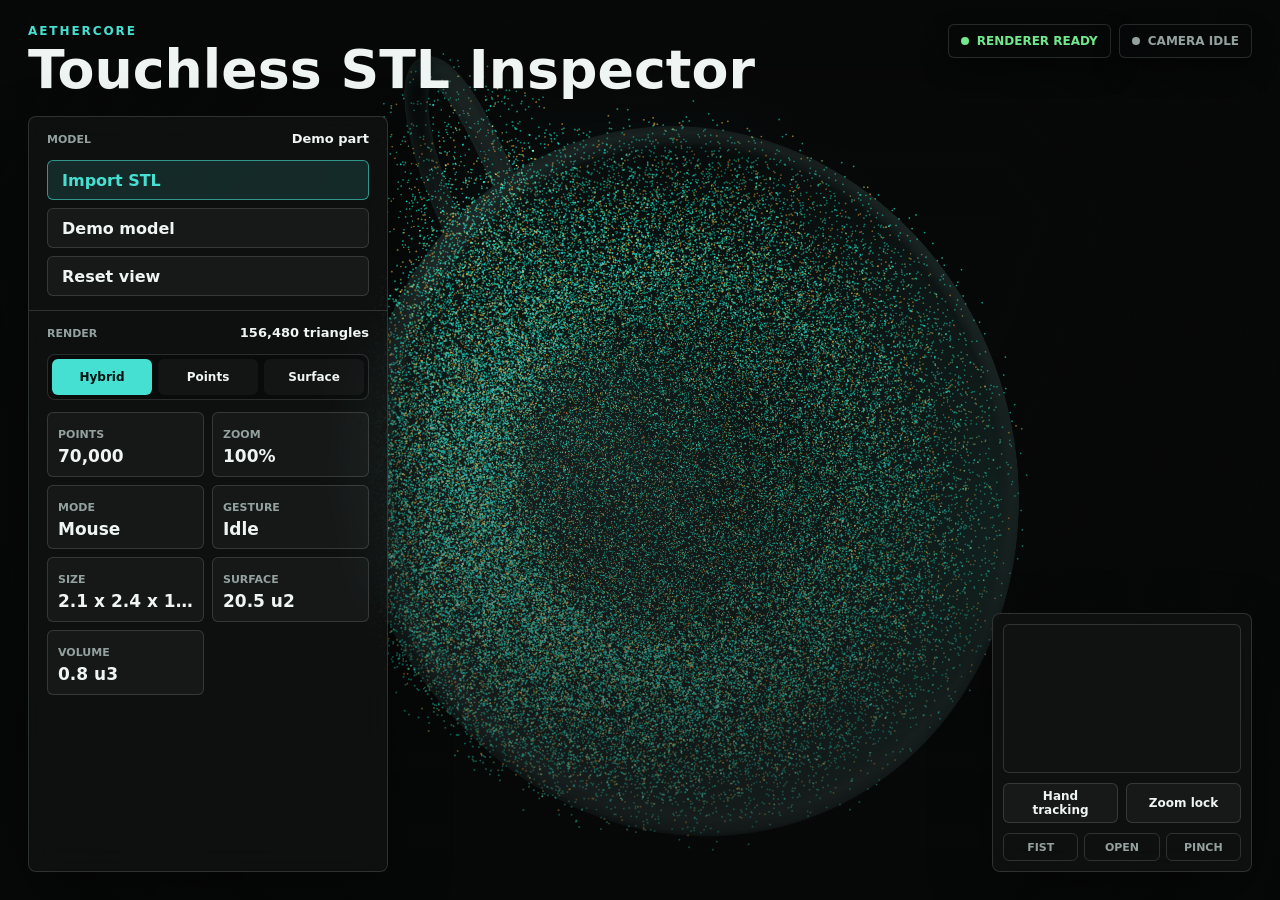
<file: demos/aether-core/index.html>
<!doctype html>
<html lang="en">
  <head>
    <meta charset="UTF-8" />
    <meta name="viewport" content="width=device-width, initial-scale=1.0" />
    <meta name="robots" content="noindex, nofollow" />
    <meta
      name="description"
      content="AetherCore is a browser-based STL inspector with hand tracking and high fidelity WebGL rendering."
    />
    <link rel="icon" href="./favicon.svg" type="image/svg+xml" />
    <title>AetherCore | Touchless STL Inspector</title>
    <style>
      .boot-warning {
        display: none;
      }

      html.is-direct-file body,
      html.is-boot-failed body {
        min-height: 100vh;
        margin: 0;
        background: #070808;
        color: #eef5f3;
        font-family:
          Inter, ui-sans-serif, system-ui, -apple-system, BlinkMacSystemFont, "Segoe UI",
          sans-serif;
      }

      html.is-direct-file .app-shell,
      html.is-boot-failed .app-shell {
        display: none;
      }

      html.is-direct-file .boot-warning,
      html.is-boot-failed .boot-warning {
        display: grid;
        min-height: 100vh;
        place-items: center;
        padding: 24px;
      }

      .boot-warning__panel {
        width: min(640px, 100%);
        padding: 24px;
        border: 1px solid rgba(232, 239, 238, 0.15);
        border-radius: 8px;
        background: rgba(16, 18, 18, 0.9);
        box-shadow: 0 22px 60px rgba(0, 0, 0, 0.42);
      }

      .boot-warning__panel p {
        margin: 0 0 14px;
        color: #93a29f;
        line-height: 1.5;
      }

      .boot-warning__panel strong {
        display: block;
        margin-bottom: 12px;
        color: #eef5f3;
        font-size: 24px;
      }

      .boot-warning__panel code {
        display: block;
        margin-top: 8px;
        padding: 10px 12px;
        border-radius: 6px;
        background: rgba(70, 224, 210, 0.12);
        color: #46e0d2;
        font: 700 14px/1.4 ui-monospace, SFMono-Regular, Menlo, Monaco, Consolas, monospace;
      }
    </style>
    <script src="./boot.js"></script>
    <script type="module" crossorigin src="./assets/index-7_KtFsj7.js"></script>
    <link rel="stylesheet" crossorigin href="./assets/index-Cc2K5F3M.css">
  </head>
  <body>
    <section class="boot-warning" aria-live="polite">
      <div class="boot-warning__panel">
        <strong>AetherCore ne s'est pas lancé correctement.</strong>
        <p>
          Cette page ne doit pas être ouverte directement depuis le fichier
          <code>index.html</code>
        </p>
        <p>
          Depuis la racine du portfolio, lance un serveur local sans dépendance supplémentaire :
          <code>python3 -m http.server 4178</code>
          <code>http://localhost:4178/demos/aether-core/</code>
        </p>
      </div>
    </section>

    <div id="app" class="app-shell">
      <main id="viewport" class="viewport" aria-label="3D viewport"></main>

      <div id="dragOverlay" class="drag-overlay" hidden>
        <span>Drop STL</span>
      </div>

      <header class="topbar">
        <div>
          <p class="eyebrow">AetherCore</p>
          <h1>Touchless STL Inspector</h1>
        </div>
        <div class="system-status" aria-live="polite">
          <span id="renderState" class="status-chip is-ready">Renderer ready</span>
          <span id="cameraState" class="status-chip">Camera idle</span>
        </div>
      </header>

      <aside class="tool-panel" aria-label="Inspector controls">
        <section class="panel-section">
          <div class="section-header">
            <span>Model</span>
            <strong id="modelName">No model</strong>
          </div>

          <input id="fileInput" type="file" accept=".stl,.STL" />
          <div class="button-stack">
            <button id="importButton" class="action-button is-primary" type="button" title="Import an STL file">
              Import STL
            </button>
            <button id="demoButton" class="action-button" type="button" title="Load the bundled demo model">
              Demo model
            </button>
            <button id="resetButton" class="action-button" type="button" title="Reset the camera and rotation">
              Reset view
            </button>
          </div>
        </section>

        <section class="panel-section">
          <div class="section-header">
            <span>Render</span>
            <strong id="triangleCount">0 triangles</strong>
          </div>

          <div class="segmented-control" role="group" aria-label="Render mode">
            <button class="is-selected" type="button" data-render-mode="hybrid">Hybrid</button>
            <button type="button" data-render-mode="particles">Points</button>
            <button type="button" data-render-mode="surface">Surface</button>
          </div>

          <div class="metric-grid">
            <div>
              <span>Points</span>
              <strong id="pointCount">0</strong>
            </div>
            <div>
              <span>Zoom</span>
              <strong id="zoomValue">100%</strong>
            </div>
            <div>
              <span>Mode</span>
              <strong id="controlMode">Mouse</strong>
            </div>
            <div>
              <span>Gesture</span>
              <strong id="gestureValue">Idle</strong>
            </div>
            <div>
              <span>Size</span>
              <strong id="sizeValue">n/a</strong>
            </div>
            <div>
              <span>Surface</span>
              <strong id="surfaceValue">n/a</strong>
            </div>
            <div>
              <span>Volume</span>
              <strong id="volumeValue">n/a</strong>
            </div>
          </div>
        </section>
      </aside>

      <section class="tracking-panel" aria-label="Hand tracking">
        <video id="cameraPreview" autoplay playsinline muted></video>
        <div class="tracking-actions">
          <button id="handToggle" class="icon-button" type="button" title="Enable hand tracking">
            Hand tracking
          </button>
          <button id="zoomLock" class="icon-button" type="button" aria-pressed="false" title="Lock gesture zoom">
            Zoom lock
          </button>
        </div>
        <div class="gesture-strip" aria-hidden="true">
          <span id="gestureFist">Fist</span>
          <span id="gestureOpen">Open</span>
          <span id="gesturePinch">Pinch</span>
        </div>
      </section>

      <div id="handCursor" class="hand-cursor" hidden>
        <span></span>
      </div>

      <div id="toast" class="toast" role="status" aria-live="polite" hidden></div>
    </div>

  </body>
</html>
</file>
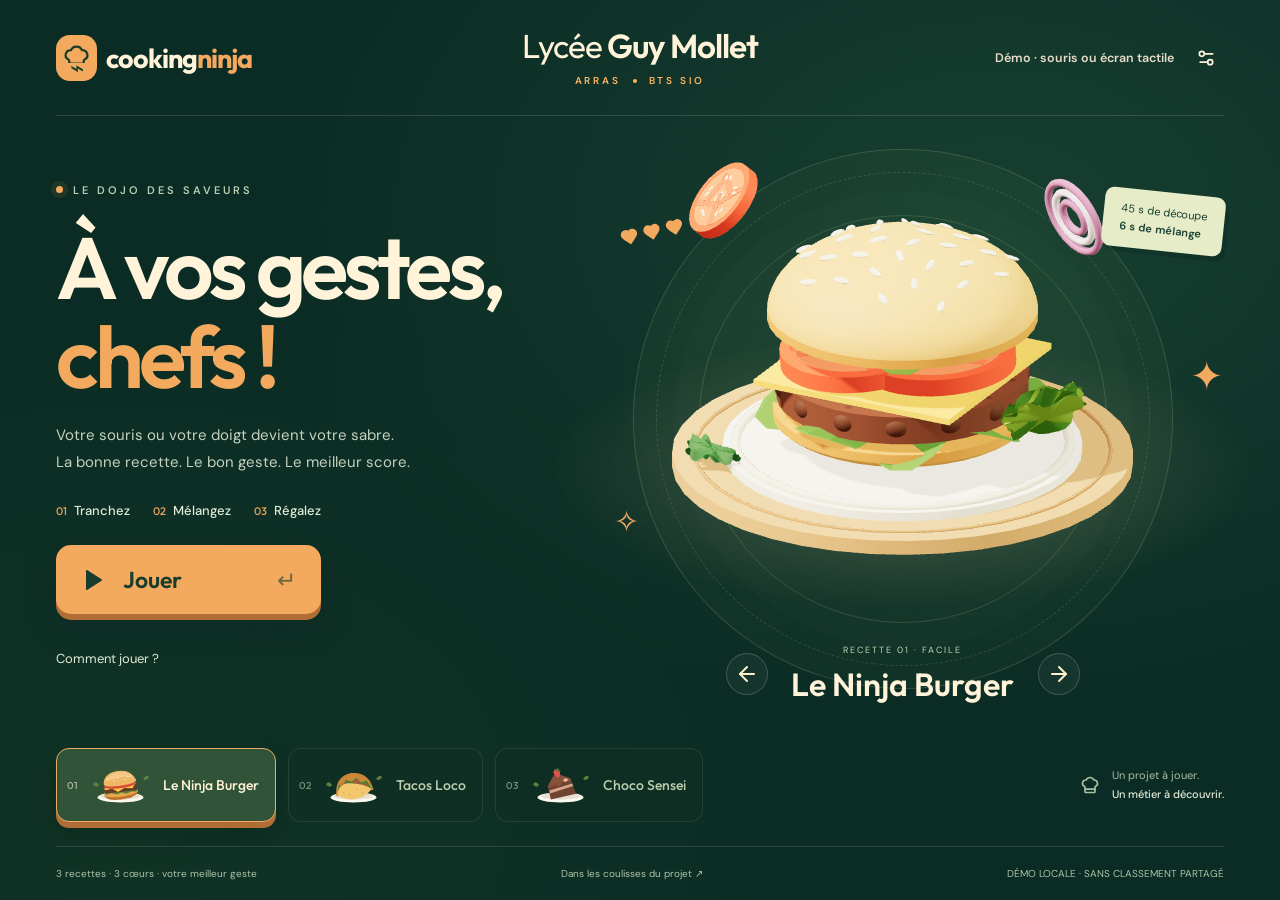
<file: demos/cooking-ninja/index.html>
<!doctype html>
<html lang="fr">
  <head>
    <meta charset="UTF-8" />
    <meta name="viewport" content="width=device-width, initial-scale=1.0" />
    <meta name="theme-color" content="#234c35" />
    <meta name="description" content="Démo CookingNinja : trois recettes en 3D, à la souris ou sur écran tactile, sans classement partagé." />
    <title>CookingNinja — À vos gestes, prêts, cuisinez !</title>
    <link rel="icon" type="image/svg+xml" href="./favicon.svg" />
    <script type="module" crossorigin src="./assets/index-C3lRgtPA.js"></script>
    <link rel="stylesheet" crossorigin href="./assets/index-CcCWY_8d.css">
  </head>
  <body><noscript>CookingNinja a besoin de JavaScript pour afficher la 3D et jouer sur cet écran. Activez JavaScript pour jouer.</noscript><div id="root"></div></body>
</html>
</file>
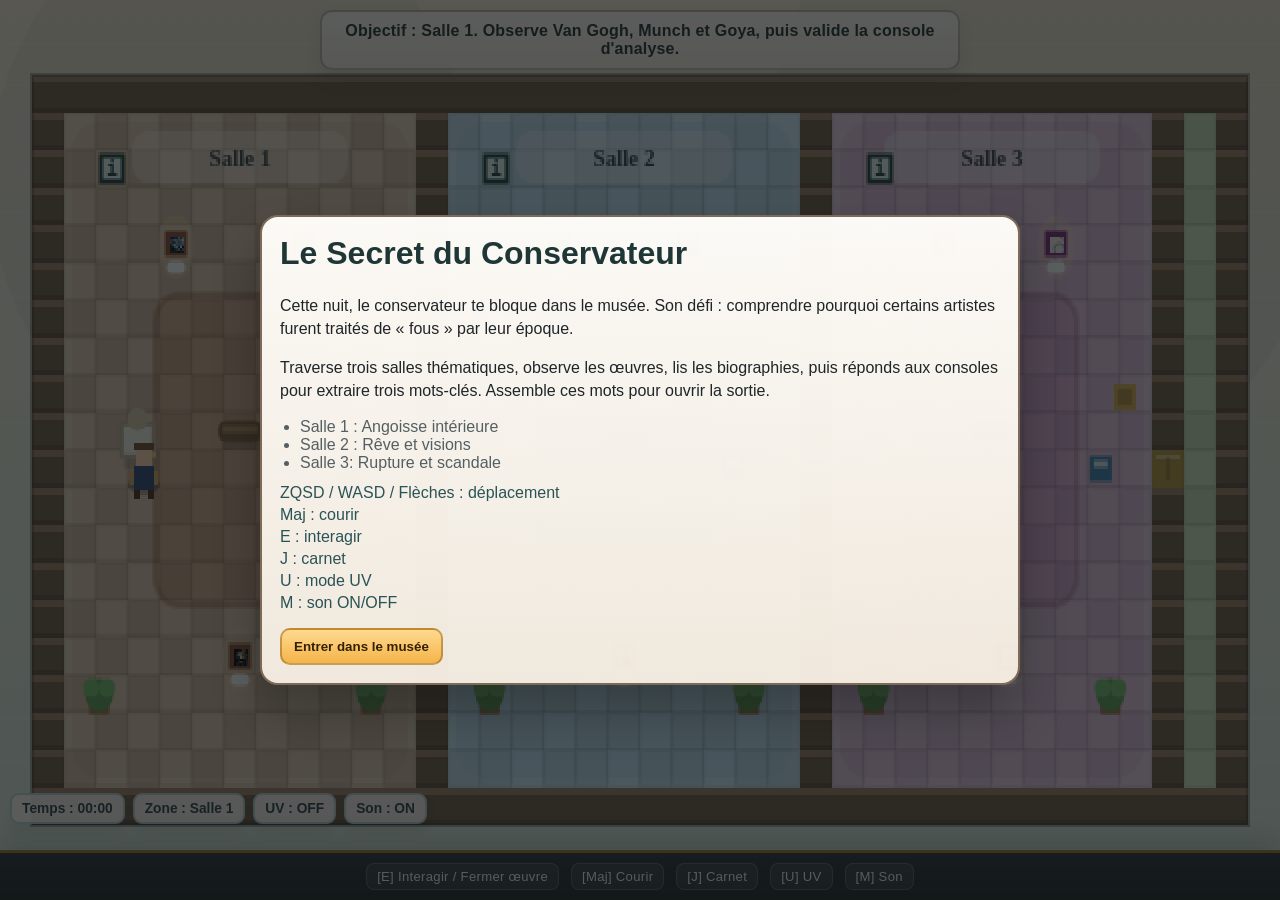
<file: demos/escape-game/index.html>
<!DOCTYPE html>
<html lang="fr">
<head>
  <meta charset="UTF-8">
  <meta name="viewport" content="width=device-width, initial-scale=1.0">
  <meta name="robots" content="noindex, nofollow">
  <title>Le Secret du Conservateur - Folie perçue</title>
  <link rel="icon" type="image/webp" href="../../images/brand/brand-mark-128.webp">
  <link rel="stylesheet" href="styles.css">
</head>
<body>
  <div id="app">
    <canvas id="game" width="640" height="384" aria-label="Musée en vue top-down pixel"></canvas>

    <div id="start-screen" class="overlay visible">
      <div class="panel intro-panel">
        <h1>Le Secret du Conservateur</h1>
        <p>
          Cette nuit, le conservateur te bloque dans le musée.
          Son défi : comprendre pourquoi certains artistes furent traités de « fous »
          par leur époque.
        </p>
        <p>
          Traverse trois salles thématiques, observe les œuvres, lis les biographies,
          puis réponds aux consoles pour extraire trois mots-clés.
          Assemble ces mots pour ouvrir la sortie.
        </p>
        <ul>
          <li>Salle 1 : Angoisse intérieure</li>
          <li>Salle 2 : Rêve et visions</li>
          <li>Salle 3: Rupture et scandale</li>
        </ul>

        <div class="controls-list">
          <span>ZQSD / WASD / Flèches : déplacement</span>
          <span>Maj : courir</span>
          <span>E : interagir</span>
          <span>J : carnet</span>
          <span>U : mode UV</span>
          <span>M : son ON/OFF</span>
        </div>

        <button id="start-btn" class="primary">Entrer dans le musée</button>
      </div>
    </div>

    <div id="hud">
      <div id="objective">Objectif : Explorer la salle Angoisse intérieure.</div>
      <div id="status-line">
        <span id="timer">Temps : 00:00</span>
        <span id="room-indicator">Zone : Salle 1</span>
        <span id="uv-indicator">UV : OFF</span>
        <span id="sound-indicator">Son : ON</span>
      </div>
      <div id="interaction-prompt" class="hidden">[E] Interagir</div>
    </div>

    <div id="quick-actions">
      <span>[E] Interagir / Fermer œuvre</span>
      <span>[Maj] Courir</span>
      <span>[J] Carnet</span>
      <span>[U] UV</span>
      <span>[M] Son</span>
    </div>

    <div id="touch-controls" aria-label="Contrôles tactiles">
      <div class="touch-grid">
        <button type="button" data-touch="up">UP</button>
        <button type="button" data-touch="left">L</button>
        <button type="button" data-touch="down">DN</button>
        <button type="button" data-touch="right">R</button>
      </div>
      <div class="touch-grid">
        <button type="button" data-touch="interact">E</button>
        <button type="button" data-touch="notebook">J</button>
        <button type="button" data-touch="uv">UV</button>
        <button type="button" data-touch="sound">M</button>
      </div>
    </div>

    <div id="notebook" class="overlay-panel hidden" aria-live="polite">
      <div class="panel">
        <h2>Carnet du visiteur</h2>
        <div id="notebook-content"></div>
        <button id="close-notebook" class="secondary">Fermer (J)</button>
      </div>
    </div>

    <div id="modal" class="overlay-panel hidden" aria-live="polite">
      <div class="panel" id="modal-panel">
        <button id="modal-close" class="icon-btn" aria-label="Fermer">x</button>
        <h2 id="modal-title"></h2>
        <div id="modal-body"></div>
      </div>
    </div>

    <div id="artwork-zoom" class="overlay-panel zoom-overlay hidden" aria-live="polite">
      <div class="panel zoom-panel" id="zoom-panel">
        <button id="zoom-close" class="icon-btn" aria-label="Fermer le zoom">x</button>
        <div class="zoom-media-wrap">
          <img id="zoom-image" class="zoom-image hidden" alt="Vue agrandie de l'œuvre">
          <div id="zoom-fallback" class="artwork-fallback hidden"></div>
        </div>
        <p id="zoom-caption" class="modal-hint"></p>
      </div>
    </div>

    <div id="end-screen" class="overlay hidden">
      <div class="panel intro-panel">
        <h1>Porte déverrouillée</h1>
        <p>
          Tu as compris le fil rouge :
          la « folie » est souvent un regard social posé sur des artistes qui
          bousculent les normes.
        </p>
        <p id="end-time"></p>
        <button id="restart-btn" class="primary">Rejouer</button>
      </div>
    </div>
  </div>

  <script src="main.js"></script>
</body>
</html>
</file>
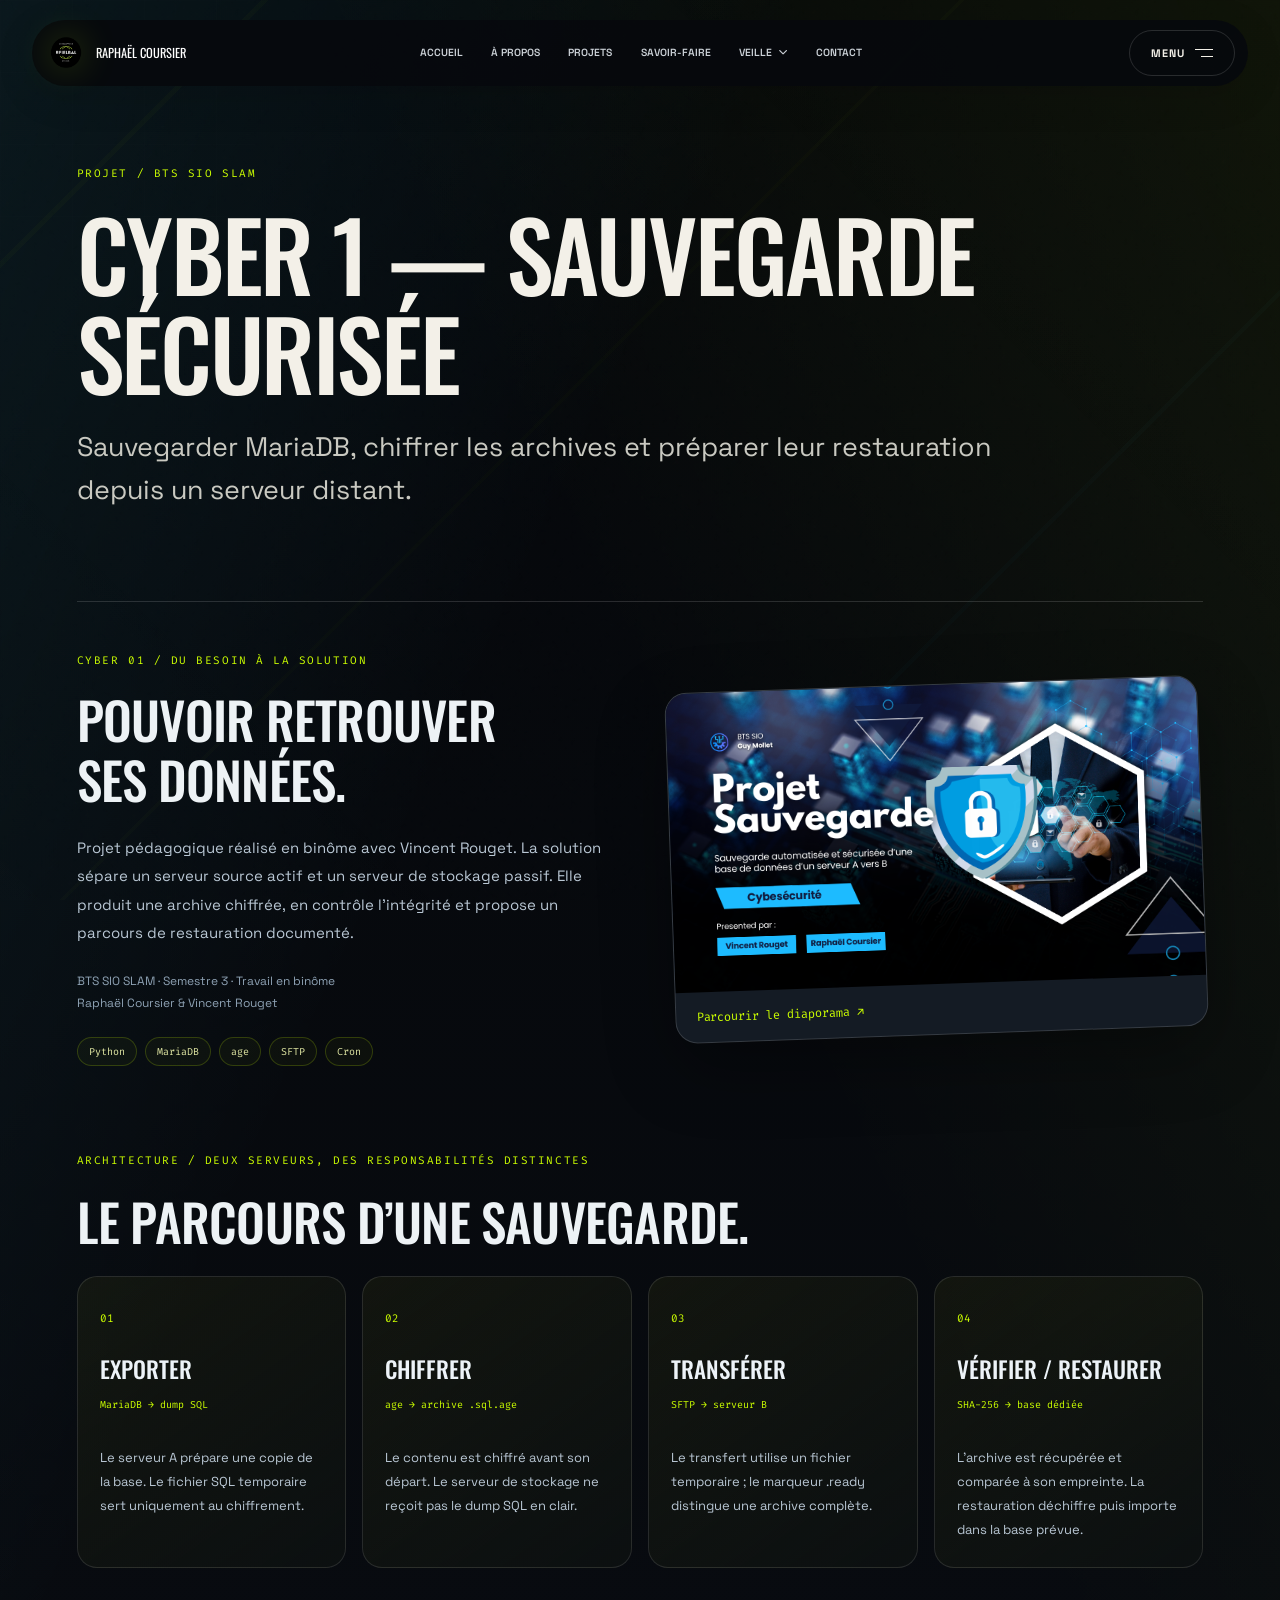
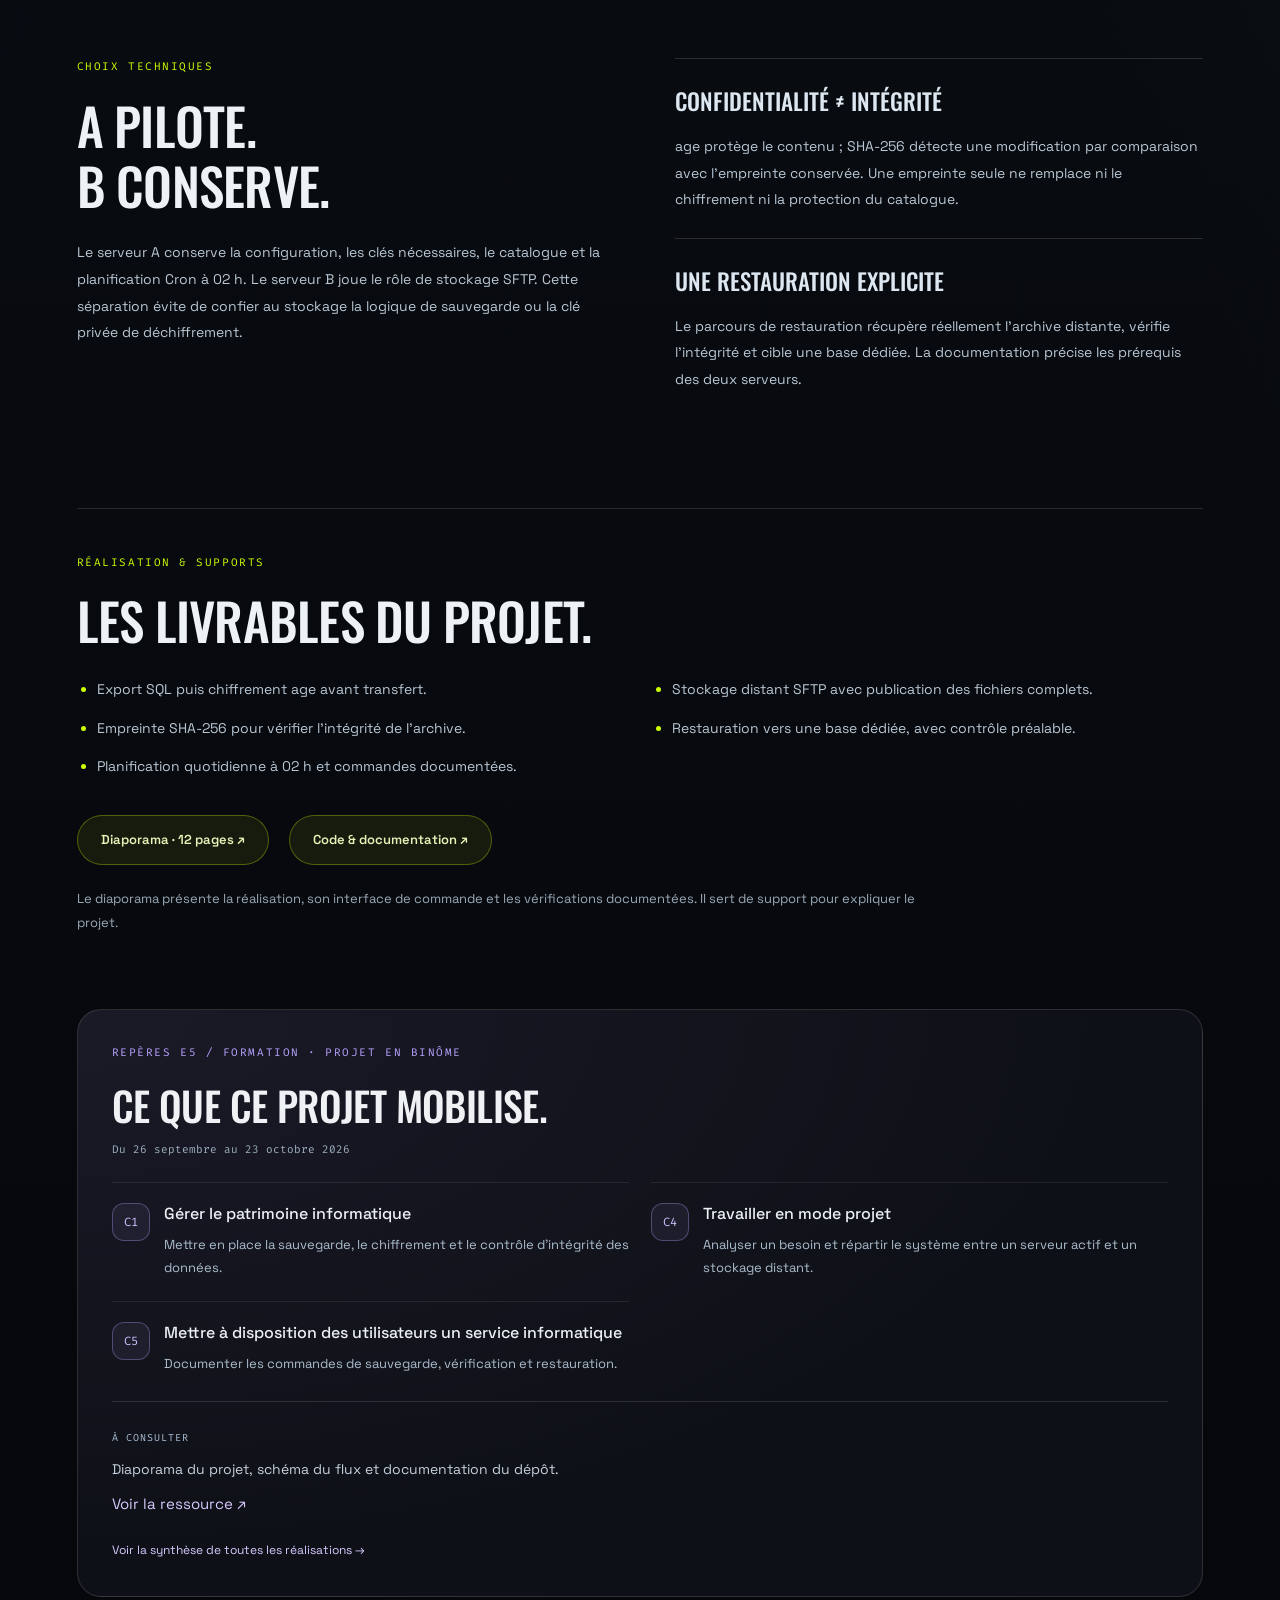
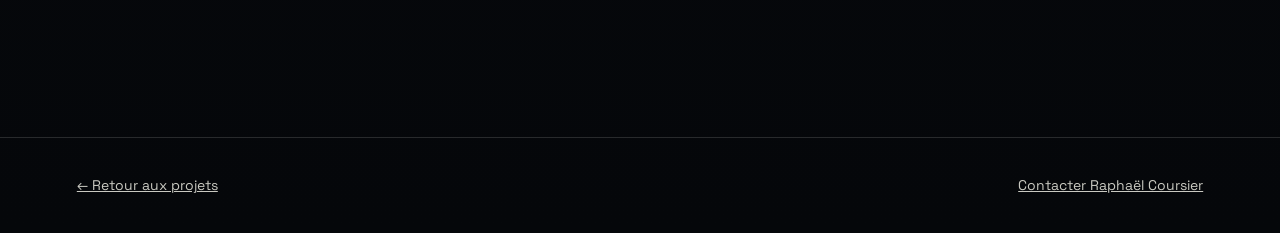
<file: cyber-1-sauvegarde.html>
<!DOCTYPE html>
<html lang="fr">
<head>
    <meta charset="UTF-8">
    <meta name="viewport" content="width=device-width, initial-scale=1.0">
    <meta name="description" content="Sauvegarder MariaDB, chiffrer les archives et préparer leur restauration depuis un serveur distant.">
    <meta name="theme-color" content="#050507">
    <title>Cyber 1 — Sauvegarde sécurisée — Raphaël Coursier</title>
    <link rel="canonical" href="https://rfielbal.fr/cyber-1-sauvegarde.html">
    <meta property="og:type" content="article">
    <meta property="og:locale" content="fr_FR">
    <meta property="og:title" content="Cyber 1 — Sauvegarde sécurisée">
    <meta property="og:description" content="Sauvegarder MariaDB, chiffrer les archives et préparer leur restauration depuis un serveur distant.">
    <meta property="og:url" content="https://rfielbal.fr/cyber-1-sauvegarde.html">
    <meta property="og:image" content="https://rfielbal.fr/images/projects/cyber-1-sauvegarde/cover.png">
    <link rel="icon" type="image/webp" href="images/brand/brand-mark-128.webp">

    <link rel="preconnect" href="https://fonts.googleapis.com">
    <link rel="preconnect" href="https://fonts.gstatic.com" crossorigin>
    <link rel="preconnect" href="https://cdnjs.cloudflare.com" crossorigin>
    <link href="https://fonts.googleapis.com/css2?family=Fira+Code:wght@300;400;500;600&amp;family=Oswald:wght@400;500;600;700&amp;family=Space+Grotesk:wght@400;500;600;700&amp;display=swap" rel="stylesheet" referrerpolicy="no-referrer">

    <link rel="stylesheet" href="https://cdnjs.cloudflare.com/ajax/libs/font-awesome/6.6.0/css/all.min.css" integrity="sha512-Kc323vGBEqzTmouAECnVceyQqyqdsSiqLQISBL29aUW4U/M7pSPA/gEUZQqv1cwx4OnYxTxve5UMg5GT6L4JJg==" crossorigin="anonymous" referrerpolicy="no-referrer">
    <link rel="stylesheet" href="style.css?v=interaction-perf-20261023">
    <link rel="stylesheet" href="cinematic.css?v=content-hover-20261023">
    <link rel="stylesheet" href="watch-navigation.css?v=nav-align-20261023">
    <link rel="stylesheet" href="project-cyber.css?v=20261121">
    <script src="project-cyber.js?v=20261023" defer></script>
    <script src="watch-navigation.js?v=watch-paths-20260905" defer></script>
</head>
<body class="cyber-project-page">
    <a class="skip-link" href="#main-content">Aller au contenu principal</a>
    <div class="grain-effect" aria-hidden="true"></div>
    <div class="ambient-grid" aria-hidden="true"></div>
    <div class="light-field" aria-hidden="true"></div>
    <header>
        <nav class="navbar" id="navbar" aria-label="Navigation principale">
            <a href="./#home" class="brand-link">
                <img src="images/brand/brand-mark-128.webp" width="128" height="120" alt="Logo Raphaël Coursier" class="nav-logo" decoding="async">
                <span>RAPHAËL COURSIER</span>
            </a>

            <ul class="nav-links">
                <li><a href="./#home">Accueil</a></li>
                <li><a href="./#manifesto">À propos</a></li>
                <li><a href="./#projects">Projets</a></li>
                <li><a href="./#savoir-faire">Savoir-faire</a></li>
                <li class="watch-switcher" data-watch-switcher>
                    <button class="watch-switcher-trigger" type="button" aria-expanded="false" aria-controls="watch-switcher-panel-home">
                        <span>Veille</span>
                        <i class="fa-solid fa-chevron-down" aria-hidden="true"></i>
                    </button>
                    <div class="watch-switcher-panel" id="watch-switcher-panel-home" aria-hidden="true" inert>
                        <p class="watch-switcher-kicker">Choisir un parcours</p>
                        <a class="watch-switcher-option" href="veille.html">
                            <span class="watch-switcher-index">01</span>
                            <span class="watch-switcher-copy"><strong>Veille générale</strong><small>IA, web, interfaces et outils</small></span>
                            <i class="fa-solid fa-arrow-right" aria-hidden="true"></i>
                        </a>
                        <a class="watch-switcher-option" href="veille-bts-sio.html">
                            <span class="watch-switcher-index">02</span>
                            <span class="watch-switcher-copy"><strong>Veille BTS SIO</strong><small>Cycle de vie des applications Apple</small></span>
                            <i class="fa-solid fa-arrow-right" aria-hidden="true"></i>
                        </a>
                    </div>
                </li>
                <li><a href="./#contact">Contact</a></li>
            </ul>

            <button class="burger-menu" id="btn-open-menu" aria-label="Ouvrir le menu" aria-expanded="false" aria-controls="fs-menu" aria-haspopup="dialog">
                <span>Menu</span>
                <span class="burger-icon" aria-hidden="true"></span>
            </button>
        </nav>

        <div class="fs-menu" id="fs-menu" role="dialog" aria-modal="true" aria-label="Menu de navigation" aria-hidden="true" inert>
            <button class="close-fs-menu" id="btn-close-menu" aria-label="Fermer le menu">
                <i class="fas fa-times"></i>
                Fermer
            </button>

            <ul class="fs-links">
                <li><a href="./#home" data-text="01. Accueil">01. Accueil</a></li>
                <li><a href="./#manifesto" data-text="02. À propos">02. À propos</a></li>
                <li><a href="./#projects" data-text="03. Projets">03. Projets</a></li>
                <li><a href="./#savoir-faire" data-text="04. Savoir-faire">04. Savoir-faire</a></li>
                <li><a href="veille.html" data-text="05. Veille générale">05. Veille générale</a></li>
                <li><a href="veille-bts-sio.html" data-text="06. Veille BTS SIO">06. Veille BTS SIO</a></li>
                <li><a href="./#contact" data-text="07. Contact">07. Contact</a></li>
            </ul>
        </div>
    </header>
    <nav class="no-js-nav" aria-label="Navigation principale de secours">
        <a href="./#home">Accueil</a>
        <a href="./#manifesto">À propos</a>
        <a href="./#projects">Projets</a>
        <a href="./#savoir-faire">Savoir-faire</a>
        <a href="veille.html">Veille générale</a>
        <a href="veille-bts-sio.html">Veille BTS SIO</a>
        <a href="./#contact">Contact</a>
    </nav>
<main id="main-content" class="pbt-document" tabindex="-1">
<header class="pbt-page-heading">
<p class="pbt-kicker">PROJET / BTS SIO SLAM</p>
<h1>Cyber 1 — Sauvegarde sécurisée</h1>
<p class="pbt-lead">Sauvegarder MariaDB, chiffrer les archives et préparer leur restauration depuis un serveur distant.</p>
</header>
<div class="pbt-cyber" style="--case-accent:#ccff00">
<div class="pbt-cyber-intro">
<div>
<p class="pbt-kicker">CYBER 01 / DU BESOIN À LA SOLUTION</p>
<h2>Pouvoir retrouver<br>ses données.</h2>
<p>Projet pédagogique réalisé en binôme avec Vincent Rouget. La solution sépare un serveur source actif et un serveur de stockage passif. Elle produit une archive chiffrée, en contrôle l’intégrité et propose un parcours de restauration documenté.</p>
<p class="pbt-cyber-team">BTS SIO SLAM · Semestre 3 · Travail en binôme<br>Raphaël Coursier & Vincent Rouget</p>
<div class="pbt-case-techs">
<span>Python</span>
<span>MariaDB</span>
<span>age</span>
<span>SFTP</span>
<span>Cron</span>
</div>
</div>
<a class="pbt-cyber-cover" href="./documents/projets/cyber-1-sauvegarde.pdf" target="_blank" rel="noopener noreferrer">
<img src="./images/projects/cyber-1-sauvegarde/cover.png" alt="Couverture du diaporama Cyber 1">
<span>Parcourir le diaporama ↗</span>
</a>
</div>
<section class="pbt-cyber-flow">
<p class="pbt-kicker">ARCHITECTURE / DEUX SERVEURS, DES RESPONSABILITÉS DISTINCTES</p>
<h2>Le parcours d’une sauvegarde.</h2>
<ol>
<li>
<span class="pbt-flow-number">01</span>
<h3>Exporter</h3>
<code>MariaDB → dump SQL</code>
<p>Le serveur A prépare une copie de la base. Le fichier SQL temporaire sert uniquement au chiffrement.</p>
</li>
<li>
<span class="pbt-flow-number">02</span>
<h3>Chiffrer</h3>
<code>age → archive .sql.age</code>
<p>Le contenu est chiffré avant son départ. Le serveur de stockage ne reçoit pas le dump SQL en clair.</p>
</li>
<li>
<span class="pbt-flow-number">03</span>
<h3>Transférer</h3>
<code>SFTP → serveur B</code>
<p>Le transfert utilise un fichier temporaire ; le marqueur .ready distingue une archive complète.</p>
</li>
<li>
<span class="pbt-flow-number">04</span>
<h3>Vérifier / restaurer</h3>
<code>SHA-256 → base dédiée</code>
<p>L’archive est récupérée et comparée à son empreinte. La restauration déchiffre puis importe dans la base prévue.</p>
</li>
</ol>
</section>
<section class="pbt-cyber-details">
<div>
<p class="pbt-kicker">CHOIX TECHNIQUES</p>
<h2>A pilote.<br>B conserve.</h2>
<p>Le serveur A conserve la configuration, les clés nécessaires, le catalogue et la planification Cron à 02 h. Le serveur B joue le rôle de stockage SFTP. Cette séparation évite de confier au stockage la logique de sauvegarde ou la clé privée de déchiffrement.</p>
</div>
<div class="pbt-cyber-notes">
<article>
<h3>Confidentialité ≠ intégrité</h3>
<p>age protège le contenu ; SHA-256 détecte une modification par comparaison avec l’empreinte conservée. Une empreinte seule ne remplace ni le chiffrement ni la protection du catalogue.</p>
</article>
<article>
<h3>Une restauration explicite</h3>
<p>Le parcours de restauration récupère réellement l’archive distante, vérifie l’intégrité et cible une base dédiée. La documentation précise les prérequis des deux serveurs.</p>
</article>
</div>
</section>
<section class="pbt-cyber-delivery">
<p class="pbt-kicker">RÉALISATION & SUPPORTS</p>
<h2>Les livrables du projet.</h2>
<ul>
<li>Export SQL puis chiffrement age avant transfert.</li>
<li>Stockage distant SFTP avec publication des fichiers complets.</li>
<li>Empreinte SHA-256 pour vérifier l’intégrité de l’archive.</li>
<li>Restauration vers une base dédiée, avec contrôle préalable.</li>
<li>Planification quotidienne à 02 h et commandes documentées.</li>
</ul>
<div class="pbt-case-actions">
<a class="pbt-button" href="./documents/projets/cyber-1-sauvegarde.pdf" target="_blank" rel="noopener noreferrer">Diaporama · 12 pages ↗</a>
<a class="pbt-button pbt-secondary" href="https://github.com/rfielbal/Sauvegarde" target="_blank" rel="noopener noreferrer">Code & documentation ↗</a>
</div>
<p class="pbt-e5-note">Le diaporama présente la réalisation, son interface de commande et les vérifications documentées. Il sert de support pour expliquer le projet.</p>
</section>
</div>
<section class="pbt-e5-block" aria-label="Compétences E5 mobilisées">
<p class="pbt-kicker">REPÈRES E5 / Formation · projet en binôme</p>
<h2>Ce que ce projet mobilise.</h2>
<p class="pbt-e5-period">Du 26 septembre au 23 octobre 2026</p>
<div class="pbt-e5-items">
<article>
<span>C1</span>
<div>
<h3>Gérer le patrimoine informatique</h3>
<p>Mettre en place la sauvegarde, le chiffrement et le contrôle d’intégrité des données.</p>
</div>
</article>
<article>
<span>C4</span>
<div>
<h3>Travailler en mode projet</h3>
<p>Analyser un besoin et répartir le système entre un serveur actif et un stockage distant.</p>
</div>
</article>
<article>
<span>C5</span>
<div>
<h3>Mettre à disposition des utilisateurs un service informatique</h3>
<p>Documenter les commandes de sauvegarde, vérification et restauration.</p>
</div>
</article>
</div>
<div class="pbt-e5-proof">
<strong>À consulter</strong>
<p>Diaporama du projet, schéma du flux et documentation du dépôt.</p>
<a href="https://github.com/rfielbal/Sauvegarde">Voir la ressource ↗</a>
</div>
<a class="pbt-e5-all" href="https://4926.s3.nuage-peda.fr/competences/">Voir la synthèse de toutes les réalisations →</a>
</section>
</main>
    <footer class="cyber-project-footer">
        <a href="./#projects-index">← Retour aux projets</a>
        <a href="./#contact">Contacter Raphaël Coursier</a>
    </footer>
</body>
</html>
</file>
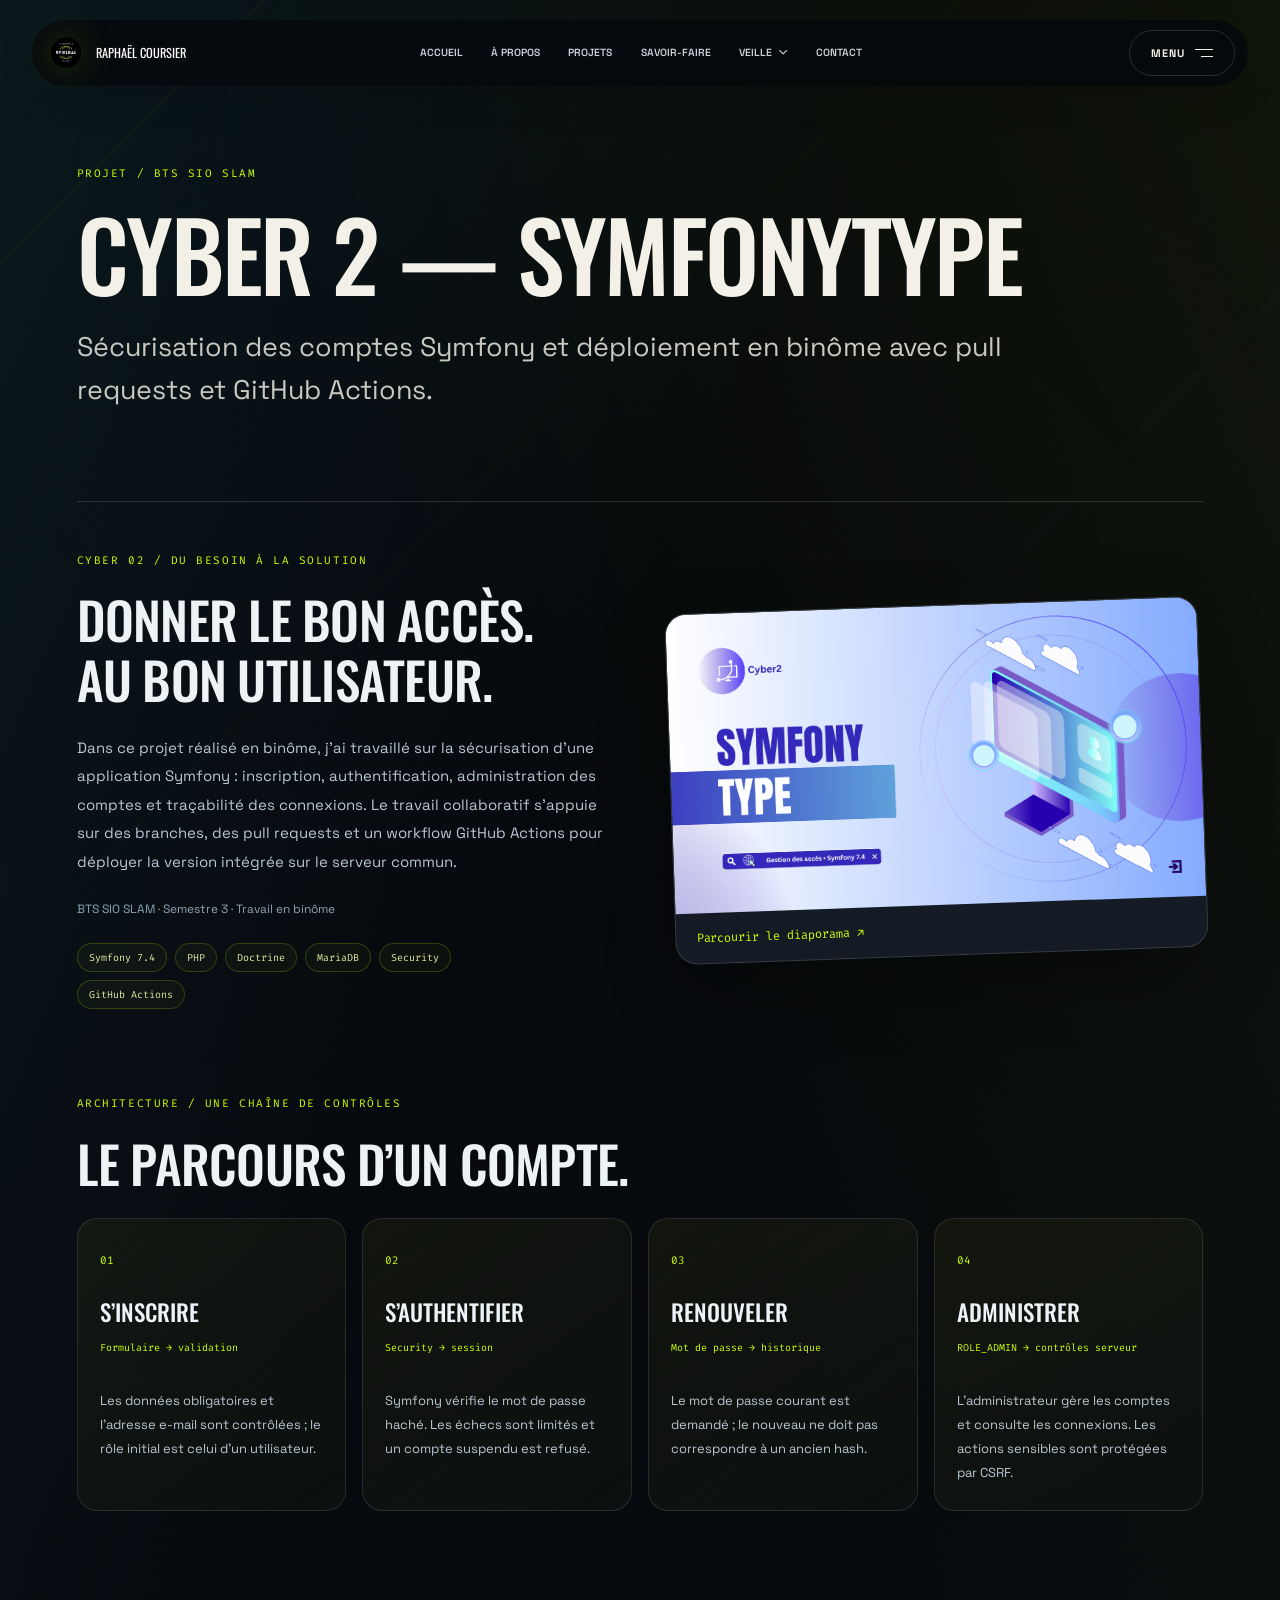
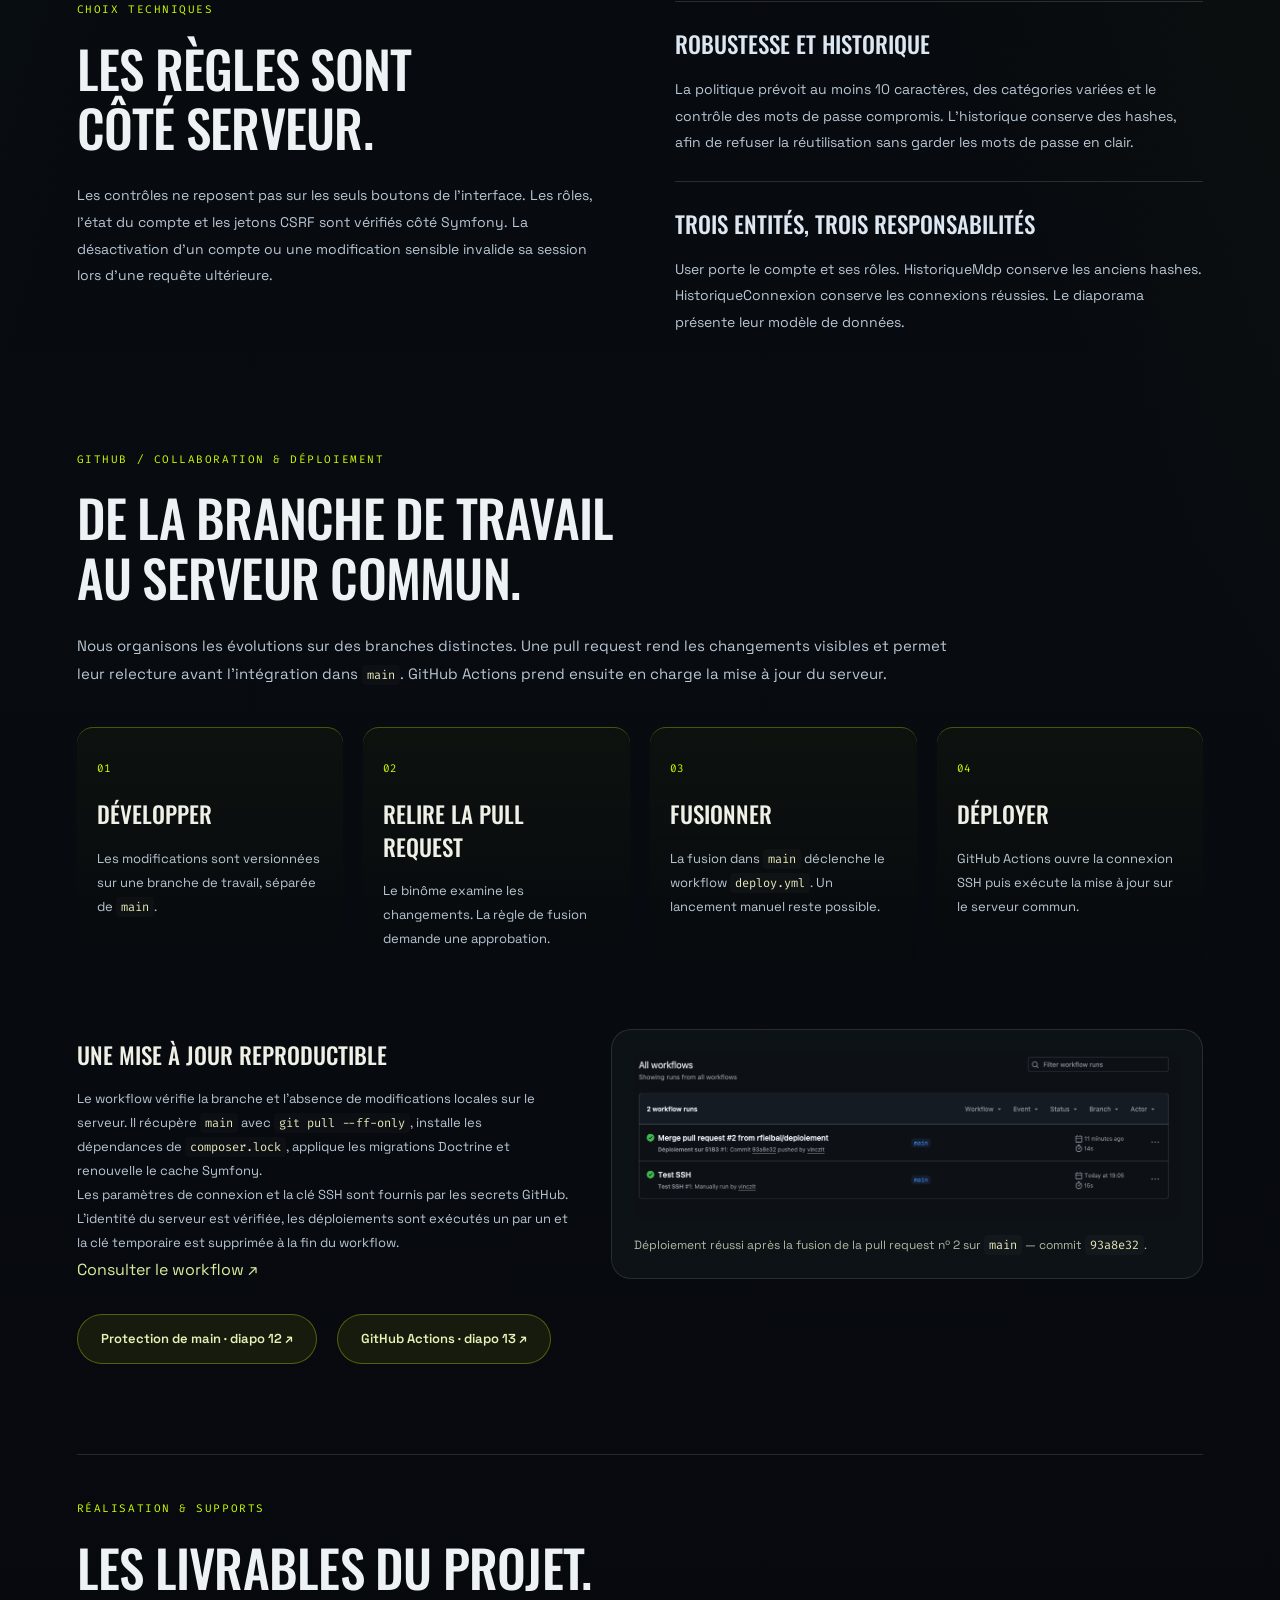
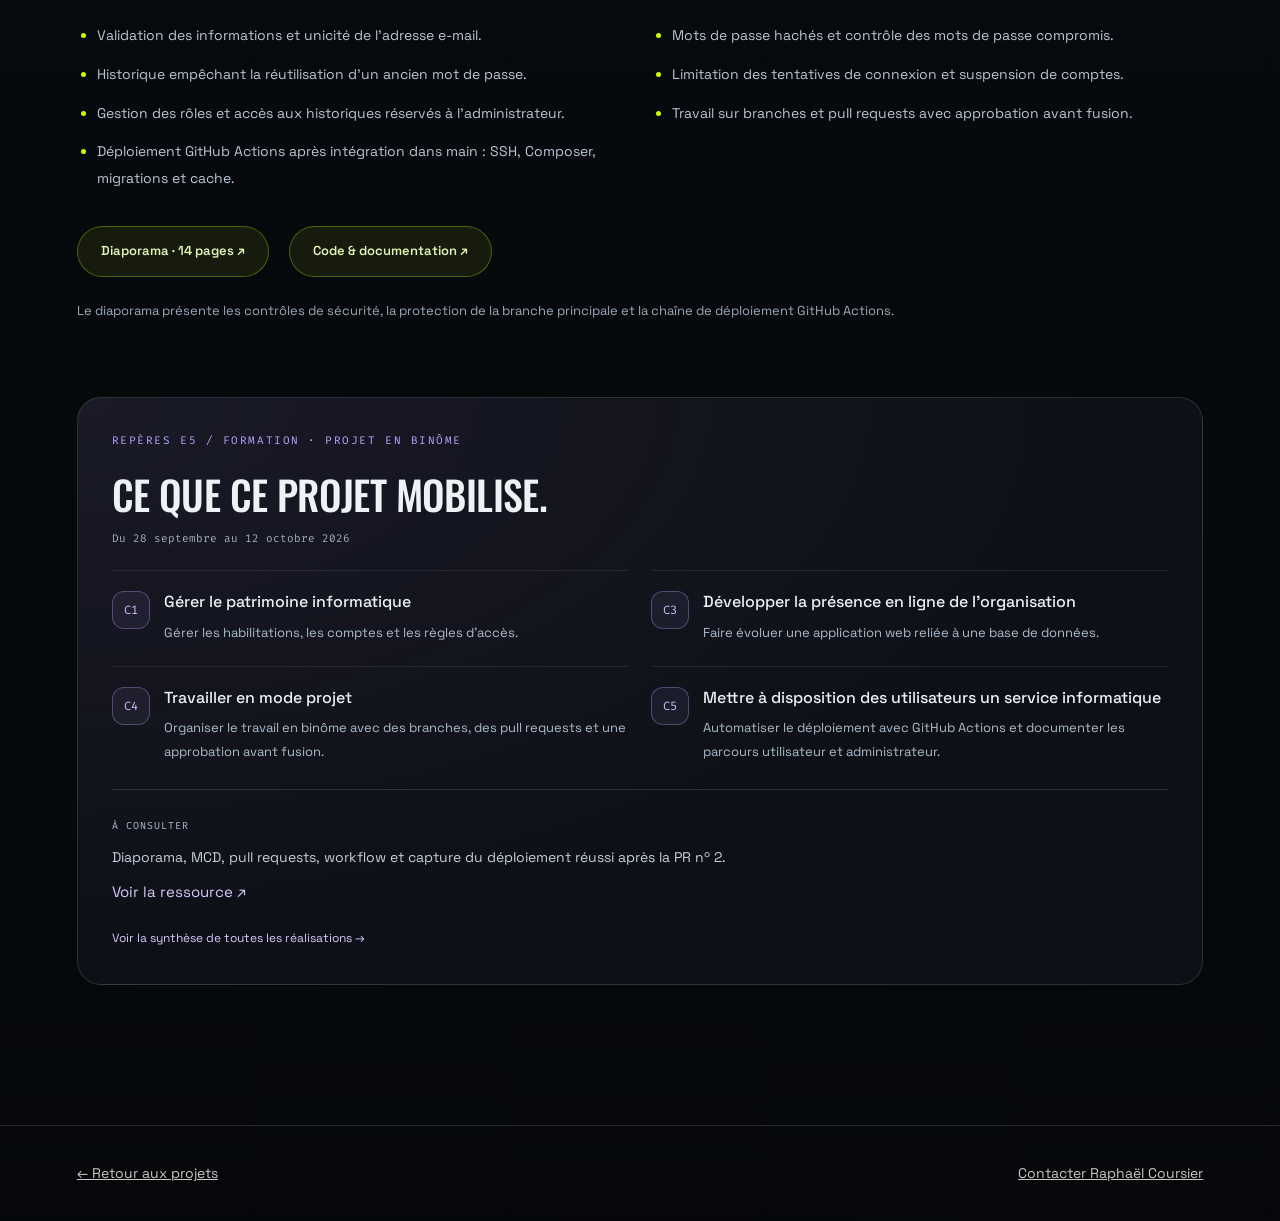
<file: cyber-2-authentification.html>
<!DOCTYPE html>
<html lang="fr">
<head>
    <meta charset="UTF-8">
    <meta name="viewport" content="width=device-width, initial-scale=1.0">
    <meta name="description" content="Sécurisation des comptes Symfony et déploiement en binôme avec pull requests et GitHub Actions.">
    <meta name="theme-color" content="#050507">
    <title>Cyber 2 — SymfonyType — Raphaël Coursier</title>
    <link rel="canonical" href="https://rfielbal.fr/cyber-2-authentification.html">
    <meta property="og:type" content="article">
    <meta property="og:locale" content="fr_FR">
    <meta property="og:title" content="Cyber 2 — SymfonyType">
    <meta property="og:description" content="Sécurisation des comptes Symfony et déploiement en binôme avec pull requests et GitHub Actions.">
    <meta property="og:url" content="https://rfielbal.fr/cyber-2-authentification.html">
    <meta property="og:image" content="https://rfielbal.fr/images/projects/cyber-2-authentification/cover.png">
    <link rel="icon" type="image/webp" href="images/brand/brand-mark-128.webp">

    <link rel="preconnect" href="https://fonts.googleapis.com">
    <link rel="preconnect" href="https://fonts.gstatic.com" crossorigin>
    <link rel="preconnect" href="https://cdnjs.cloudflare.com" crossorigin>
    <link href="https://fonts.googleapis.com/css2?family=Fira+Code:wght@300;400;500;600&amp;family=Oswald:wght@400;500;600;700&amp;family=Space+Grotesk:wght@400;500;600;700&amp;display=swap" rel="stylesheet" referrerpolicy="no-referrer">

    <link rel="stylesheet" href="https://cdnjs.cloudflare.com/ajax/libs/font-awesome/6.6.0/css/all.min.css" integrity="sha512-Kc323vGBEqzTmouAECnVceyQqyqdsSiqLQISBL29aUW4U/M7pSPA/gEUZQqv1cwx4OnYxTxve5UMg5GT6L4JJg==" crossorigin="anonymous" referrerpolicy="no-referrer">
    <link rel="stylesheet" href="style.css?v=interaction-perf-20261023">
    <link rel="stylesheet" href="cinematic.css?v=content-hover-20261023">
    <link rel="stylesheet" href="watch-navigation.css?v=nav-align-20261023">
    <link rel="stylesheet" href="project-cyber.css?v=20261121">
    <script src="project-cyber.js?v=20261023" defer></script>
    <script src="watch-navigation.js?v=watch-paths-20260905" defer></script>
</head>
<body class="cyber-project-page">
    <a class="skip-link" href="#main-content">Aller au contenu principal</a>
    <div class="grain-effect" aria-hidden="true"></div>
    <div class="ambient-grid" aria-hidden="true"></div>
    <div class="light-field" aria-hidden="true"></div>
    <header>
        <nav class="navbar" id="navbar" aria-label="Navigation principale">
            <a href="./#home" class="brand-link">
                <img src="images/brand/brand-mark-128.webp" width="128" height="120" alt="Logo Raphaël Coursier" class="nav-logo" decoding="async">
                <span>RAPHAËL COURSIER</span>
            </a>

            <ul class="nav-links">
                <li><a href="./#home">Accueil</a></li>
                <li><a href="./#manifesto">À propos</a></li>
                <li><a href="./#projects">Projets</a></li>
                <li><a href="./#savoir-faire">Savoir-faire</a></li>
                <li class="watch-switcher" data-watch-switcher>
                    <button class="watch-switcher-trigger" type="button" aria-expanded="false" aria-controls="watch-switcher-panel-home">
                        <span>Veille</span>
                        <i class="fa-solid fa-chevron-down" aria-hidden="true"></i>
                    </button>
                    <div class="watch-switcher-panel" id="watch-switcher-panel-home" aria-hidden="true" inert>
                        <p class="watch-switcher-kicker">Choisir un parcours</p>
                        <a class="watch-switcher-option" href="veille.html">
                            <span class="watch-switcher-index">01</span>
                            <span class="watch-switcher-copy"><strong>Veille générale</strong><small>IA, web, interfaces et outils</small></span>
                            <i class="fa-solid fa-arrow-right" aria-hidden="true"></i>
                        </a>
                        <a class="watch-switcher-option" href="veille-bts-sio.html">
                            <span class="watch-switcher-index">02</span>
                            <span class="watch-switcher-copy"><strong>Veille BTS SIO</strong><small>Cycle de vie des applications Apple</small></span>
                            <i class="fa-solid fa-arrow-right" aria-hidden="true"></i>
                        </a>
                    </div>
                </li>
                <li><a href="./#contact">Contact</a></li>
            </ul>

            <button class="burger-menu" id="btn-open-menu" aria-label="Ouvrir le menu" aria-expanded="false" aria-controls="fs-menu" aria-haspopup="dialog">
                <span>Menu</span>
                <span class="burger-icon" aria-hidden="true"></span>
            </button>
        </nav>

        <div class="fs-menu" id="fs-menu" role="dialog" aria-modal="true" aria-label="Menu de navigation" aria-hidden="true" inert>
            <button class="close-fs-menu" id="btn-close-menu" aria-label="Fermer le menu">
                <i class="fas fa-times"></i>
                Fermer
            </button>

            <ul class="fs-links">
                <li><a href="./#home" data-text="01. Accueil">01. Accueil</a></li>
                <li><a href="./#manifesto" data-text="02. À propos">02. À propos</a></li>
                <li><a href="./#projects" data-text="03. Projets">03. Projets</a></li>
                <li><a href="./#savoir-faire" data-text="04. Savoir-faire">04. Savoir-faire</a></li>
                <li><a href="veille.html" data-text="05. Veille générale">05. Veille générale</a></li>
                <li><a href="veille-bts-sio.html" data-text="06. Veille BTS SIO">06. Veille BTS SIO</a></li>
                <li><a href="./#contact" data-text="07. Contact">07. Contact</a></li>
            </ul>
        </div>
    </header>
    <nav class="no-js-nav" aria-label="Navigation principale de secours">
        <a href="./#home">Accueil</a>
        <a href="./#manifesto">À propos</a>
        <a href="./#projects">Projets</a>
        <a href="./#savoir-faire">Savoir-faire</a>
        <a href="veille.html">Veille générale</a>
        <a href="veille-bts-sio.html">Veille BTS SIO</a>
        <a href="./#contact">Contact</a>
    </nav>
<main id="main-content" class="pbt-document" tabindex="-1">
<header class="pbt-page-heading">
<p class="pbt-kicker">PROJET / BTS SIO SLAM</p>
<h1>Cyber 2 — SymfonyType</h1>
<p class="pbt-lead">Sécurisation des comptes Symfony et déploiement en binôme avec pull requests et GitHub Actions.</p>
</header>
<div class="pbt-cyber" style="--case-accent:#ccff00">
<div class="pbt-cyber-intro">
<div>
<p class="pbt-kicker">CYBER 02 / DU BESOIN À LA SOLUTION</p>
<h2>Donner le bon accès.<br>Au bon utilisateur.</h2>
<p>Dans ce projet réalisé en binôme, j’ai travaillé sur la sécurisation d’une application Symfony : inscription, authentification, administration des comptes et traçabilité des connexions. Le travail collaboratif s’appuie sur des branches, des pull requests et un workflow GitHub Actions pour déployer la version intégrée sur le serveur commun.</p>
<p class="pbt-cyber-team">BTS SIO SLAM · Semestre 3 · Travail en binôme</p>
<div class="pbt-case-techs">
<span>Symfony 7.4</span>
<span>PHP</span>
<span>Doctrine</span>
<span>MariaDB</span>
<span>Security</span>
<span>GitHub Actions</span>
</div>
</div>
<a class="pbt-cyber-cover" href="./documents/projets/cyber-2-symfonytype.pdf" target="_blank" rel="noopener noreferrer">
<img src="./images/projects/cyber-2-authentification/cover.png" alt="Couverture du diaporama Cyber 2">
<span>Parcourir le diaporama ↗</span>
</a>
</div>
<section class="pbt-cyber-flow">
<p class="pbt-kicker">ARCHITECTURE / UNE CHAÎNE DE CONTRÔLES</p>
<h2>Le parcours d’un compte.</h2>
<ol>
<li>
<span class="pbt-flow-number">01</span>
<h3>S’inscrire</h3>
<code>Formulaire → validation</code>
<p>Les données obligatoires et l’adresse e-mail sont contrôlées ; le rôle initial est celui d’un utilisateur.</p>
</li>
<li>
<span class="pbt-flow-number">02</span>
<h3>S’authentifier</h3>
<code>Security → session</code>
<p>Symfony vérifie le mot de passe haché. Les échecs sont limités et un compte suspendu est refusé.</p>
</li>
<li>
<span class="pbt-flow-number">03</span>
<h3>Renouveler</h3>
<code>Mot de passe → historique</code>
<p>Le mot de passe courant est demandé ; le nouveau ne doit pas correspondre à un ancien hash.</p>
</li>
<li>
<span class="pbt-flow-number">04</span>
<h3>Administrer</h3>
<code>ROLE_ADMIN → contrôles serveur</code>
<p>L’administrateur gère les comptes et consulte les connexions. Les actions sensibles sont protégées par CSRF.</p>
</li>
</ol>
</section>
<section class="pbt-cyber-details">
<div>
<p class="pbt-kicker">CHOIX TECHNIQUES</p>
<h2>Les règles sont<br>côté serveur.</h2>
<p>Les contrôles ne reposent pas sur les seuls boutons de l’interface. Les rôles, l’état du compte et les jetons CSRF sont vérifiés côté Symfony. La désactivation d’un compte ou une modification sensible invalide sa session lors d’une requête ultérieure.</p>
</div>
<div class="pbt-cyber-notes">
<article>
<h3>Robustesse et historique</h3>
<p>La politique prévoit au moins 10 caractères, des catégories variées et le contrôle des mots de passe compromis. L’historique conserve des hashes, afin de refuser la réutilisation sans garder les mots de passe en clair.</p>
</article>
<article>
<h3>Trois entités, trois responsabilités</h3>
<p>User porte le compte et ses rôles. HistoriqueMdp conserve les anciens hashes. HistoriqueConnexion conserve les connexions réussies. Le diaporama présente leur modèle de données.</p>
</article>
</div>
</section>
<section class="pbt-cyber-git" id="collaboration-deploiement">
<p class="pbt-kicker">GITHUB / COLLABORATION & DÉPLOIEMENT</p>
<h2>De la branche de travail<br>au serveur commun.</h2>
<p class="pbt-git-lead">Nous organisons les évolutions sur des branches distinctes. Une pull request rend les changements visibles et permet leur relecture avant l’intégration dans <code>main</code>. GitHub Actions prend ensuite en charge la mise à jour du serveur.</p>
<ol class="pbt-git-pipeline">
<li>
<span>01</span>
<h3>Développer</h3>
<p>Les modifications sont versionnées sur une branche de travail, séparée de <code>main</code>.</p>
</li>
<li>
<span>02</span>
<h3>Relire la pull request</h3>
<p>Le binôme examine les changements. La règle de fusion demande une approbation.</p>
</li>
<li>
<span>03</span>
<h3>Fusionner</h3>
<p>La fusion dans <code>main</code> déclenche le workflow <code>deploy.yml</code>. Un lancement manuel reste possible.</p>
</li>
<li>
<span>04</span>
<h3>Déployer</h3>
<p>GitHub Actions ouvre la connexion SSH puis exécute la mise à jour sur le serveur commun.</p>
</li>
</ol>
<div class="pbt-git-detail">
<div>
<h3>Une mise à jour reproductible</h3>
<p>Le workflow vérifie la branche et l’absence de modifications locales sur le serveur. Il récupère <code>main</code> avec <code>git pull --ff-only</code>, installe les dépendances de <code>composer.lock</code>, applique les migrations Doctrine et renouvelle le cache Symfony.</p>
<p>Les paramètres de connexion et la clé SSH sont fournis par les secrets GitHub. L’identité du serveur est vérifiée, les déploiements sont exécutés un par un et la clé temporaire est supprimée à la fin du workflow.</p>
<a class="pbt-git-link" href="https://github.com/rfielbal/SymfonyType/blob/main/.github/workflows/deploy.yml" target="_blank" rel="noopener noreferrer">Consulter le workflow ↗</a>
</div>
<figure class="pbt-git-result">
<a href="./images/projects/cyber-2-authentification/deploiement-reussi.png" target="_blank" rel="noopener noreferrer">
<img src="./images/projects/cyber-2-authentification/deploiement-reussi.png" alt="GitHub Actions : exécution réussie du déploiement après la fusion de la pull request numéro 2" loading="lazy" width="2324" height="706">
</a>
<figcaption>Déploiement réussi après la fusion de la pull request nº 2 sur <code>main</code> — commit <code>93a8e32</code>.</figcaption>
</figure>
</div>
<div class="pbt-case-actions">
<a class="pbt-button pbt-secondary" href="./documents/projets/cyber-2-symfonytype.pdf#page=12" target="_blank" rel="noopener noreferrer">Protection de main · diapo 12 ↗</a>
<a class="pbt-button pbt-secondary" href="./documents/projets/cyber-2-symfonytype.pdf#page=13" target="_blank" rel="noopener noreferrer">GitHub Actions · diapo 13 ↗</a>
</div>
</section>
<section class="pbt-cyber-delivery">
<p class="pbt-kicker">RÉALISATION & SUPPORTS</p>
<h2>Les livrables du projet.</h2>
<ul>
<li>Validation des informations et unicité de l’adresse e-mail.</li>
<li>Mots de passe hachés et contrôle des mots de passe compromis.</li>
<li>Historique empêchant la réutilisation d’un ancien mot de passe.</li>
<li>Limitation des tentatives de connexion et suspension de comptes.</li>
<li>Gestion des rôles et accès aux historiques réservés à l’administrateur.</li>
<li>Travail sur branches et pull requests avec approbation avant fusion.</li>
<li>Déploiement GitHub Actions après intégration dans main : SSH, Composer, migrations et cache.</li>
</ul>
<div class="pbt-case-actions">
<a class="pbt-button" href="./documents/projets/cyber-2-symfonytype.pdf" target="_blank" rel="noopener noreferrer">Diaporama · 14 pages ↗</a>
<a class="pbt-button pbt-secondary" href="https://github.com/rfielbal/SymfonyType" target="_blank" rel="noopener noreferrer">Code & documentation ↗</a>
</div>
<p class="pbt-e5-note">Le diaporama présente les contrôles de sécurité, la protection de la branche principale et la chaîne de déploiement GitHub Actions.</p>
</section>
</div>
<section class="pbt-e5-block" aria-label="Compétences E5 mobilisées">
<p class="pbt-kicker">REPÈRES E5 / Formation · projet en binôme</p>
<h2>Ce que ce projet mobilise.</h2>
<p class="pbt-e5-period">Du 28 septembre au 12 octobre 2026</p>
<div class="pbt-e5-items">
<article>
<span>C1</span>
<div>
<h3>Gérer le patrimoine informatique</h3>
<p>Gérer les habilitations, les comptes et les règles d’accès.</p>
</div>
</article>
<article>
<span>C3</span>
<div>
<h3>Développer la présence en ligne de l’organisation</h3>
<p>Faire évoluer une application web reliée à une base de données.</p>
</div>
</article>
<article>
<span>C4</span>
<div>
<h3>Travailler en mode projet</h3>
<p>Organiser le travail en binôme avec des branches, des pull requests et une approbation avant fusion.</p>
</div>
</article>
<article>
<span>C5</span>
<div>
<h3>Mettre à disposition des utilisateurs un service informatique</h3>
<p>Automatiser le déploiement avec GitHub Actions et documenter les parcours utilisateur et administrateur.</p>
</div>
</article>
</div>
<div class="pbt-e5-proof">
<strong>À consulter</strong>
<p>Diaporama, MCD, pull requests, workflow et capture du déploiement réussi après la PR nº 2.</p>
<a href="https://github.com/rfielbal/SymfonyType">Voir la ressource ↗</a>
</div>
<a class="pbt-e5-all" href="https://4926.s3.nuage-peda.fr/competences/">Voir la synthèse de toutes les réalisations →</a>
</section>
</main>
    <footer class="cyber-project-footer">
        <a href="./#projects-index">← Retour aux projets</a>
        <a href="./#contact">Contacter Raphaël Coursier</a>
    </footer>
</body>
</html>
</file>
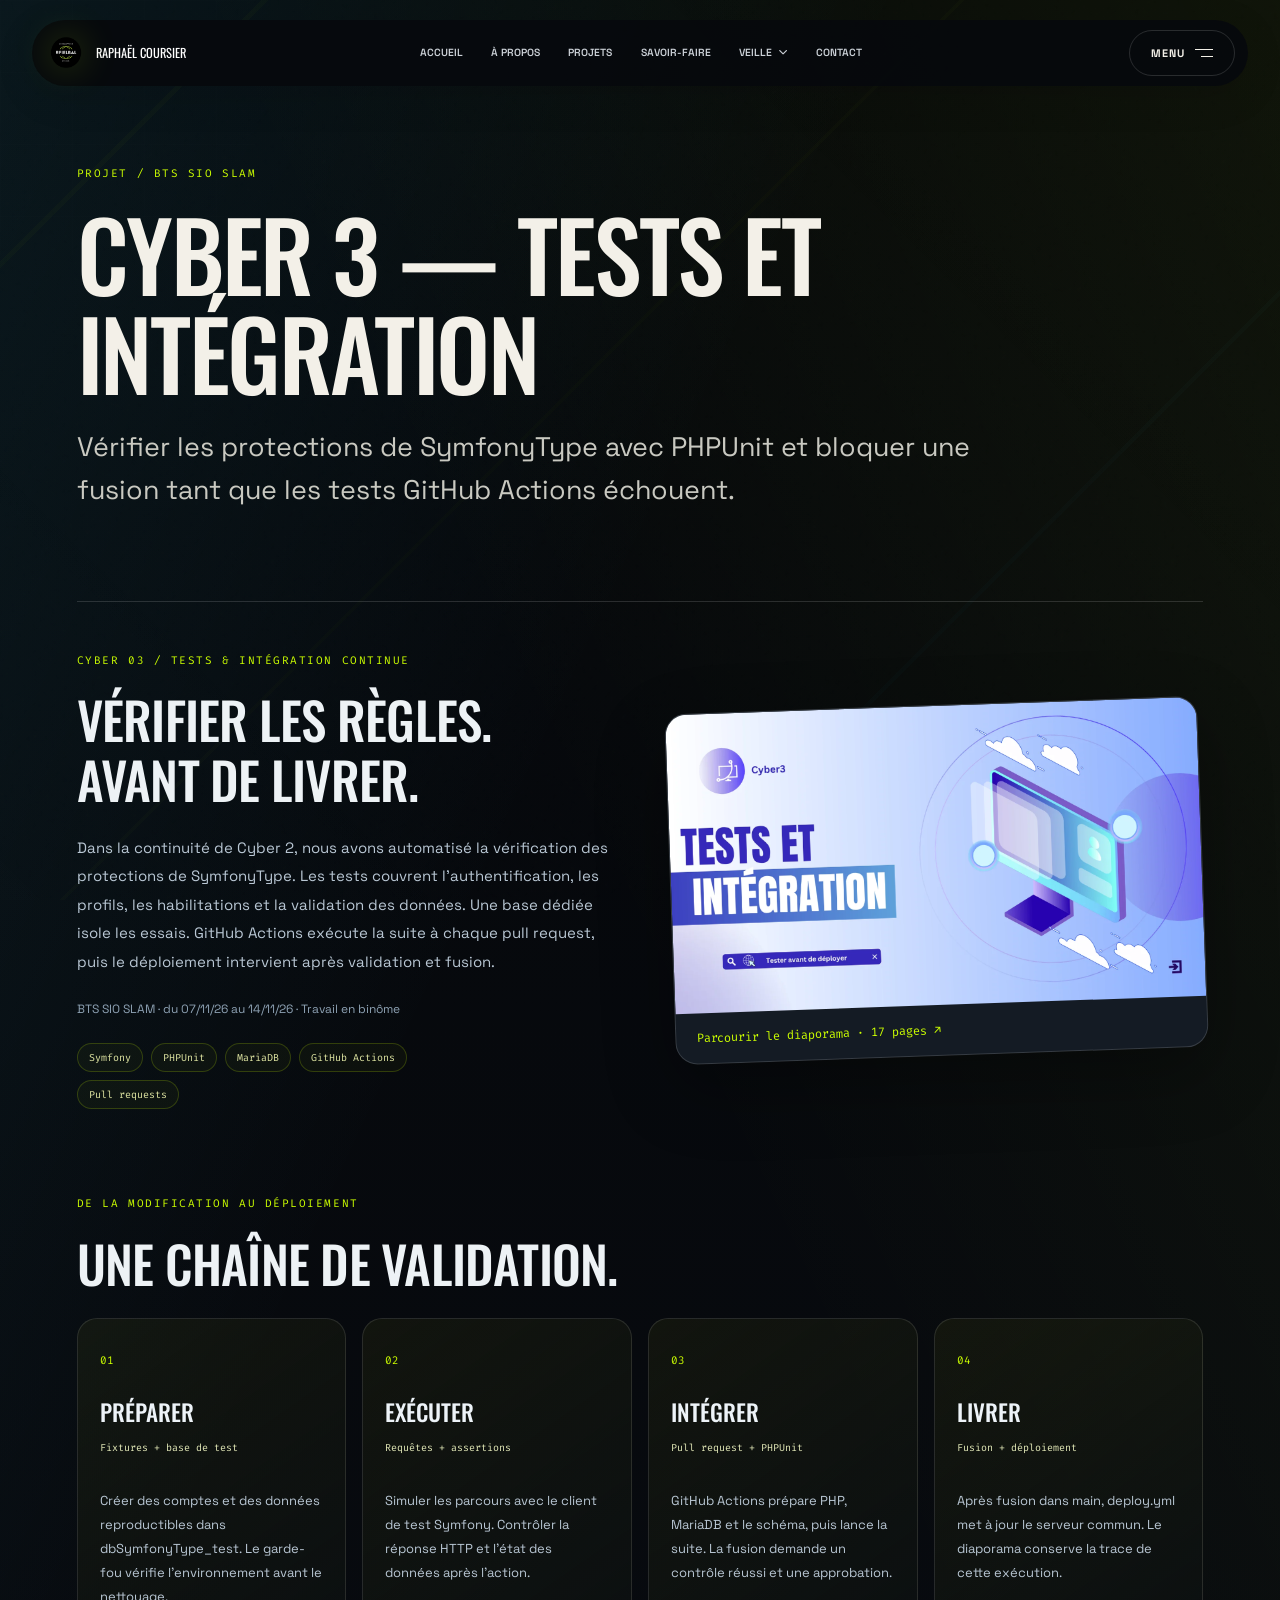
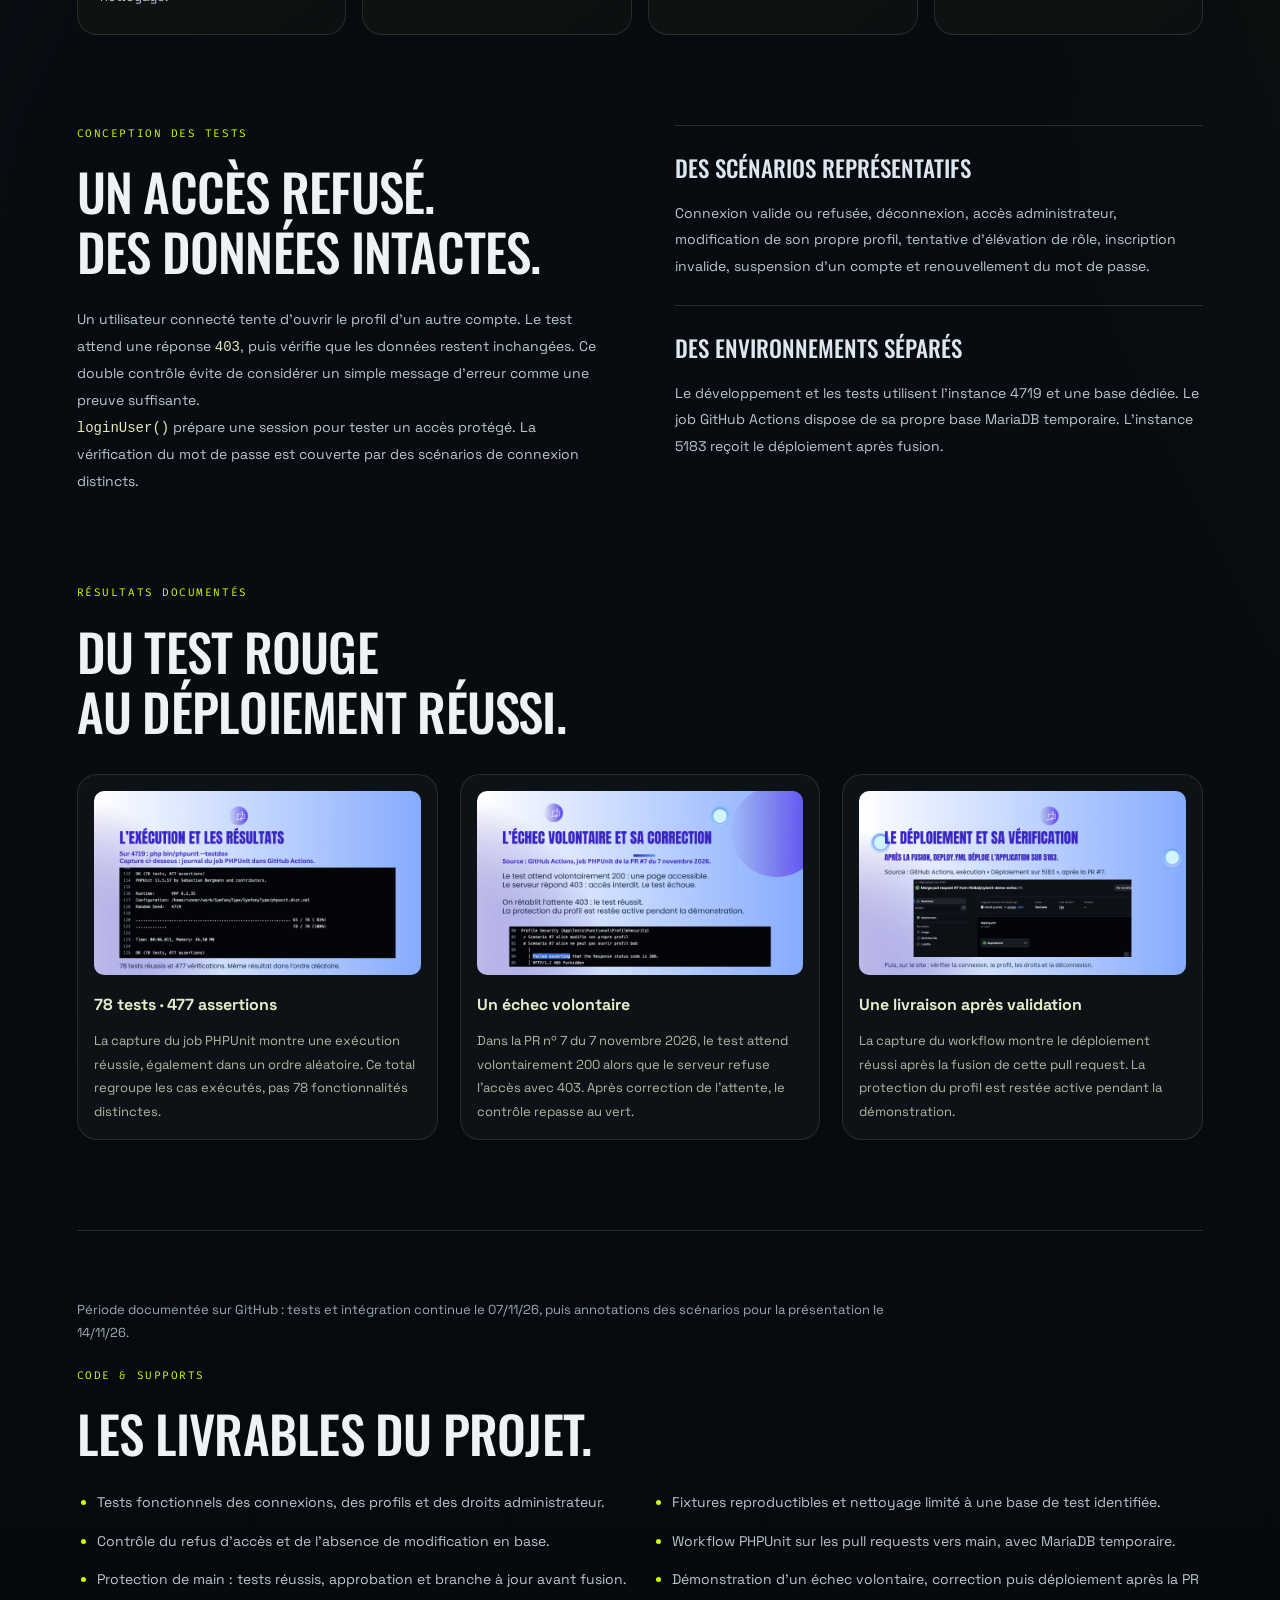
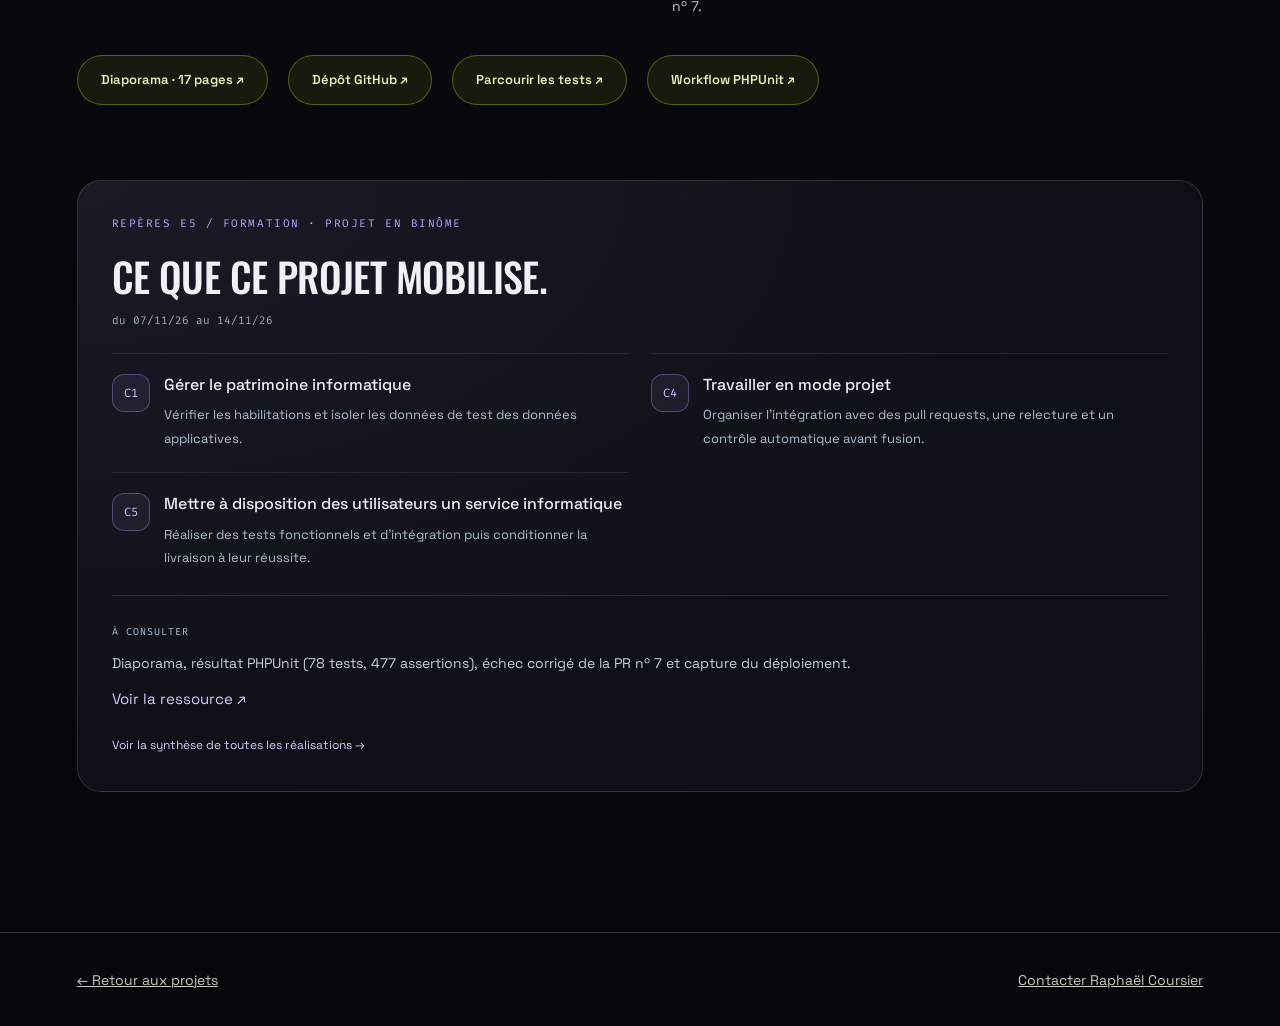
<file: cyber-3-tests-integration.html>
<!DOCTYPE html>
<html lang="fr">
<head>
    <meta charset="UTF-8">
    <meta name="viewport" content="width=device-width, initial-scale=1.0">
    <meta name="description" content="Vérifier les protections de SymfonyType avec PHPUnit et bloquer une fusion tant que les tests GitHub Actions échouent.">
    <meta name="theme-color" content="#050507">
    <title>Cyber 3 — Tests et intégration — Raphaël Coursier</title>
    <link rel="canonical" href="https://rfielbal.fr/cyber-3-tests-integration.html">
    <meta property="og:type" content="article">
    <meta property="og:locale" content="fr_FR">
    <meta property="og:title" content="Cyber 3 — Tests et intégration">
    <meta property="og:description" content="Vérifier les protections de SymfonyType avec PHPUnit et bloquer une fusion tant que les tests GitHub Actions échouent.">
    <meta property="og:url" content="https://rfielbal.fr/cyber-3-tests-integration.html">
    <meta property="og:image" content="https://rfielbal.fr/images/projects/cyber-3-tests-integration/cyber3-diapo-01.webp">
    <link rel="icon" type="image/webp" href="images/brand/brand-mark-128.webp">

    <link rel="preconnect" href="https://fonts.googleapis.com">
    <link rel="preconnect" href="https://fonts.gstatic.com" crossorigin>
    <link rel="preconnect" href="https://cdnjs.cloudflare.com" crossorigin>
    <link href="https://fonts.googleapis.com/css2?family=Fira+Code:wght@300;400;500;600&amp;family=Oswald:wght@400;500;600;700&amp;family=Space+Grotesk:wght@400;500;600;700&amp;display=swap" rel="stylesheet" referrerpolicy="no-referrer">

    <link rel="stylesheet" href="https://cdnjs.cloudflare.com/ajax/libs/font-awesome/6.6.0/css/all.min.css" integrity="sha512-Kc323vGBEqzTmouAECnVceyQqyqdsSiqLQISBL29aUW4U/M7pSPA/gEUZQqv1cwx4OnYxTxve5UMg5GT6L4JJg==" crossorigin="anonymous" referrerpolicy="no-referrer">
    <link rel="stylesheet" href="style.css?v=interaction-perf-20261023">
    <link rel="stylesheet" href="cinematic.css?v=content-hover-20261023">
    <link rel="stylesheet" href="watch-navigation.css?v=nav-align-20261023">
    <link rel="stylesheet" href="project-cyber.css?v=20261121">
    <script src="project-cyber.js?v=20261023" defer></script>
    <script src="watch-navigation.js?v=watch-paths-20260905" defer></script>
</head>
<body class="cyber-project-page">
    <a class="skip-link" href="#main-content">Aller au contenu principal</a>
    <div class="grain-effect" aria-hidden="true"></div>
    <div class="ambient-grid" aria-hidden="true"></div>
    <div class="light-field" aria-hidden="true"></div>
    <header>
        <nav class="navbar" id="navbar" aria-label="Navigation principale">
            <a href="./#home" class="brand-link">
                <img src="images/brand/brand-mark-128.webp" width="128" height="120" alt="Logo Raphaël Coursier" class="nav-logo" decoding="async">
                <span>RAPHAËL COURSIER</span>
            </a>

            <ul class="nav-links">
                <li><a href="./#home">Accueil</a></li>
                <li><a href="./#manifesto">À propos</a></li>
                <li><a href="./#projects">Projets</a></li>
                <li><a href="./#savoir-faire">Savoir-faire</a></li>
                <li class="watch-switcher" data-watch-switcher>
                    <button class="watch-switcher-trigger" type="button" aria-expanded="false" aria-controls="watch-switcher-panel-home">
                        <span>Veille</span>
                        <i class="fa-solid fa-chevron-down" aria-hidden="true"></i>
                    </button>
                    <div class="watch-switcher-panel" id="watch-switcher-panel-home" aria-hidden="true" inert>
                        <p class="watch-switcher-kicker">Choisir un parcours</p>
                        <a class="watch-switcher-option" href="veille.html">
                            <span class="watch-switcher-index">01</span>
                            <span class="watch-switcher-copy"><strong>Veille générale</strong><small>IA, web, interfaces et outils</small></span>
                            <i class="fa-solid fa-arrow-right" aria-hidden="true"></i>
                        </a>
                        <a class="watch-switcher-option" href="veille-bts-sio.html">
                            <span class="watch-switcher-index">02</span>
                            <span class="watch-switcher-copy"><strong>Veille BTS SIO</strong><small>Cycle de vie des applications Apple</small></span>
                            <i class="fa-solid fa-arrow-right" aria-hidden="true"></i>
                        </a>
                    </div>
                </li>
                <li><a href="./#contact">Contact</a></li>
            </ul>

            <button class="burger-menu" id="btn-open-menu" aria-label="Ouvrir le menu" aria-expanded="false" aria-controls="fs-menu" aria-haspopup="dialog">
                <span>Menu</span>
                <span class="burger-icon" aria-hidden="true"></span>
            </button>
        </nav>

        <div class="fs-menu" id="fs-menu" role="dialog" aria-modal="true" aria-label="Menu de navigation" aria-hidden="true" inert>
            <button class="close-fs-menu" id="btn-close-menu" aria-label="Fermer le menu">
                <i class="fas fa-times"></i>
                Fermer
            </button>

            <ul class="fs-links">
                <li><a href="./#home" data-text="01. Accueil">01. Accueil</a></li>
                <li><a href="./#manifesto" data-text="02. À propos">02. À propos</a></li>
                <li><a href="./#projects" data-text="03. Projets">03. Projets</a></li>
                <li><a href="./#savoir-faire" data-text="04. Savoir-faire">04. Savoir-faire</a></li>
                <li><a href="veille.html" data-text="05. Veille générale">05. Veille générale</a></li>
                <li><a href="veille-bts-sio.html" data-text="06. Veille BTS SIO">06. Veille BTS SIO</a></li>
                <li><a href="./#contact" data-text="07. Contact">07. Contact</a></li>
            </ul>
        </div>
    </header>
    <nav class="no-js-nav" aria-label="Navigation principale de secours">
        <a href="./#home">Accueil</a>
        <a href="./#manifesto">À propos</a>
        <a href="./#projects">Projets</a>
        <a href="./#savoir-faire">Savoir-faire</a>
        <a href="veille.html">Veille générale</a>
        <a href="veille-bts-sio.html">Veille BTS SIO</a>
        <a href="./#contact">Contact</a>
    </nav>
<main id="main-content" class="pbt-document" tabindex="-1">
<header class="pbt-page-heading">
<p class="pbt-kicker">PROJET / BTS SIO SLAM</p>
<h1>Cyber 3 — Tests et intégration</h1>
<p class="pbt-lead">Vérifier les protections de SymfonyType avec PHPUnit et bloquer une fusion tant que les tests GitHub Actions échouent.</p>
</header>
<div class="pbt-cyber pbt-cyber-three" style="--case-accent:#ccff00">
<div class="pbt-cyber-intro">
<div>
<p class="pbt-kicker">CYBER 03 / TESTS & INTÉGRATION CONTINUE</p>
<h2>Vérifier les règles.<br>Avant de livrer.</h2>
<p>Dans la continuité de Cyber 2, nous avons automatisé la vérification des protections de SymfonyType. Les tests couvrent l’authentification, les profils, les habilitations et la validation des données. Une base dédiée isole les essais. GitHub Actions exécute la suite à chaque pull request, puis le déploiement intervient après validation et fusion.</p>
<p class="pbt-cyber-team">BTS SIO SLAM · du 07/11/26 au 14/11/26 · Travail en binôme</p>
<div class="pbt-case-techs">
<span>Symfony</span>
<span>PHPUnit</span>
<span>MariaDB</span>
<span>GitHub Actions</span>
<span>Pull requests</span>
</div>
</div>
<a class="pbt-cyber-cover" href="./documents/projets/cyber-3-tests-integration.pdf" target="_blank" rel="noopener noreferrer">
<img src="./images/projects/cyber-3-tests-integration/cyber3-diapo-01.webp" alt="Cyber 3 : tests et intégration, tester avant de déployer">
<span>Parcourir le diaporama · 17 pages ↗</span>
</a>
</div>
<section class="pbt-cyber-flow">
<p class="pbt-kicker">DE LA MODIFICATION AU DÉPLOIEMENT</p>
<h2>Une chaîne de validation.</h2>
<ol>
<li>
<span class="pbt-flow-number">01</span>
<h3>Préparer</h3>
<code>Fixtures + base de test</code>
<p>Créer des comptes et des données reproductibles dans dbSymfonyType_test. Le garde-fou vérifie l’environnement avant le nettoyage.</p>
</li>
<li>
<span class="pbt-flow-number">02</span>
<h3>Exécuter</h3>
<code>Requêtes + assertions</code>
<p>Simuler les parcours avec le client de test Symfony. Contrôler la réponse HTTP et l’état des données après l’action.</p>
</li>
<li>
<span class="pbt-flow-number">03</span>
<h3>Intégrer</h3>
<code>Pull request + PHPUnit</code>
<p>GitHub Actions prépare PHP, MariaDB et le schéma, puis lance la suite. La fusion demande un contrôle réussi et une approbation.</p>
</li>
<li>
<span class="pbt-flow-number">04</span>
<h3>Livrer</h3>
<code>Fusion + déploiement</code>
<p>Après fusion dans main, deploy.yml met à jour le serveur commun. Le diaporama conserve la trace de cette exécution.</p>
</li>
</ol>
</section>
<section class="pbt-cyber-details">
<div>
<p class="pbt-kicker">CONCEPTION DES TESTS</p>
<h2>Un accès refusé.<br>Des données intactes.</h2>
<p>Un utilisateur connecté tente d’ouvrir le profil d’un autre compte. Le test attend une réponse <code>403</code>, puis vérifie que les données restent inchangées. Ce double contrôle évite de considérer un simple message d’erreur comme une preuve suffisante.</p>
<p>
<code>loginUser()</code> prépare une session pour tester un accès protégé. La vérification du mot de passe est couverte par des scénarios de connexion distincts.</p>
</div>
<div class="pbt-cyber-notes">
<article>
<h3>Des scénarios représentatifs</h3>
<p>Connexion valide ou refusée, déconnexion, accès administrateur, modification de son propre profil, tentative d’élévation de rôle, inscription invalide, suspension d’un compte et renouvellement du mot de passe.</p>
</article>
<article>
<h3>Des environnements séparés</h3>
<p>Le développement et les tests utilisent l’instance 4719 et une base dédiée. Le job GitHub Actions dispose de sa propre base MariaDB temporaire. L’instance 5183 reçoit le déploiement après fusion.</p>
</article>
</div>
</section>
<section class="pbt-cyber-git">
<p class="pbt-kicker">RÉSULTATS DOCUMENTÉS</p>
<h2>Du test rouge<br>au déploiement réussi.</h2>
<div class="pbt-cyber-proof-grid">
<figure class="pbt-git-result">
<a href="./documents/projets/cyber-3-tests-integration.pdf#page=13" target="_blank" rel="noopener noreferrer">
<img src="./images/projects/cyber-3-tests-integration/cyber3-diapo-13.webp" alt="Résultat PHPUnit : 78 tests et 477 assertions, diapositive 13" loading="lazy" width="1600" height="900">
</a>
<figcaption>
<strong>78 tests · 477 assertions</strong>
<p>La capture du job PHPUnit montre une exécution réussie, également dans un ordre aléatoire. Ce total regroupe les cas exécutés, pas 78 fonctionnalités distinctes.</p>
</figcaption>
</figure>
<figure class="pbt-git-result">
<a href="./documents/projets/cyber-3-tests-integration.pdf#page=16" target="_blank" rel="noopener noreferrer">
<img src="./images/projects/cyber-3-tests-integration/cyber3-diapo-16.webp" alt="Échec volontaire du test puis correction, pull request numéro 7" loading="lazy" width="1600" height="900">
</a>
<figcaption>
<strong>Un échec volontaire</strong>
<p>Dans la PR nº 7 du 7 novembre 2026, le test attend volontairement 200 alors que le serveur refuse l’accès avec 403. Après correction de l’attente, le contrôle repasse au vert.</p>
</figcaption>
</figure>
<figure class="pbt-git-result">
<a href="./documents/projets/cyber-3-tests-integration.pdf#page=17" target="_blank" rel="noopener noreferrer">
<img src="./images/projects/cyber-3-tests-integration/cyber3-diapo-17.webp" alt="Déploiement réussi après fusion de la pull request numéro 7" loading="lazy" width="1600" height="900">
</a>
<figcaption>
<strong>Une livraison après validation</strong>
<p>La capture du workflow montre le déploiement réussi après la fusion de cette pull request. La protection du profil est restée active pendant la démonstration.</p>
</figcaption>
</figure>
</div>
</section>
<section class="pbt-cyber-delivery">
<p class="pbt-e5-note">Période documentée sur GitHub : tests et intégration continue le 07/11/26, puis annotations des scénarios pour la présentation le 14/11/26.</p>
<p class="pbt-kicker">CODE & SUPPORTS</p>
<h2>Les livrables du projet.</h2>
<ul>
<li>Tests fonctionnels des connexions, des profils et des droits administrateur.</li>
<li>Fixtures reproductibles et nettoyage limité à une base de test identifiée.</li>
<li>Contrôle du refus d’accès et de l’absence de modification en base.</li>
<li>Workflow PHPUnit sur les pull requests vers main, avec MariaDB temporaire.</li>
<li>Protection de main : tests réussis, approbation et branche à jour avant fusion.</li>
<li>Démonstration d’un échec volontaire, correction puis déploiement après la PR nº 7.</li>
</ul>
<div class="pbt-case-actions">
<a class="pbt-button" href="./documents/projets/cyber-3-tests-integration.pdf" target="_blank" rel="noopener noreferrer">Diaporama · 17 pages ↗</a>
<a class="pbt-button pbt-secondary" href="https://github.com/rfielbal/SymfonyType" target="_blank" rel="noopener noreferrer">Dépôt GitHub ↗</a>
<a class="pbt-button pbt-secondary" href="https://github.com/rfielbal/SymfonyType/tree/main/tests" target="_blank" rel="noopener noreferrer">Parcourir les tests ↗</a>
<a class="pbt-button pbt-secondary" href="https://github.com/rfielbal/SymfonyType/blob/main/.github/workflows/phpunit.yml" target="_blank" rel="noopener noreferrer">Workflow PHPUnit ↗</a>
</div>
</section>
</div>
<section class="pbt-e5-block" aria-label="Compétences E5 mobilisées">
<p class="pbt-kicker">REPÈRES E5 / Formation · projet en binôme</p>
<h2>Ce que ce projet mobilise.</h2>
<p class="pbt-e5-period">du 07/11/26 au 14/11/26</p>
<div class="pbt-e5-items">
<article>
<span>C1</span>
<div>
<h3>Gérer le patrimoine informatique</h3>
<p>Vérifier les habilitations et isoler les données de test des données applicatives.</p>
</div>
</article>
<article>
<span>C4</span>
<div>
<h3>Travailler en mode projet</h3>
<p>Organiser l’intégration avec des pull requests, une relecture et un contrôle automatique avant fusion.</p>
</div>
</article>
<article>
<span>C5</span>
<div>
<h3>Mettre à disposition des utilisateurs un service informatique</h3>
<p>Réaliser des tests fonctionnels et d’intégration puis conditionner la livraison à leur réussite.</p>
</div>
</article>
</div>
<div class="pbt-e5-proof">
<strong>À consulter</strong>
<p>Diaporama, résultat PHPUnit (78 tests, 477 assertions), échec corrigé de la PR nº 7 et capture du déploiement.</p>
<a href="https://github.com/rfielbal/SymfonyType/tree/main/tests">Voir la ressource ↗</a>
</div>
<a class="pbt-e5-all" href="https://4926.s3.nuage-peda.fr/competences/">Voir la synthèse de toutes les réalisations →</a>
</section>
</main>
    <footer class="cyber-project-footer">
        <a href="./#projects-index">← Retour aux projets</a>
        <a href="./#contact">Contacter Raphaël Coursier</a>
    </footer>
</body>
</html>
</file>
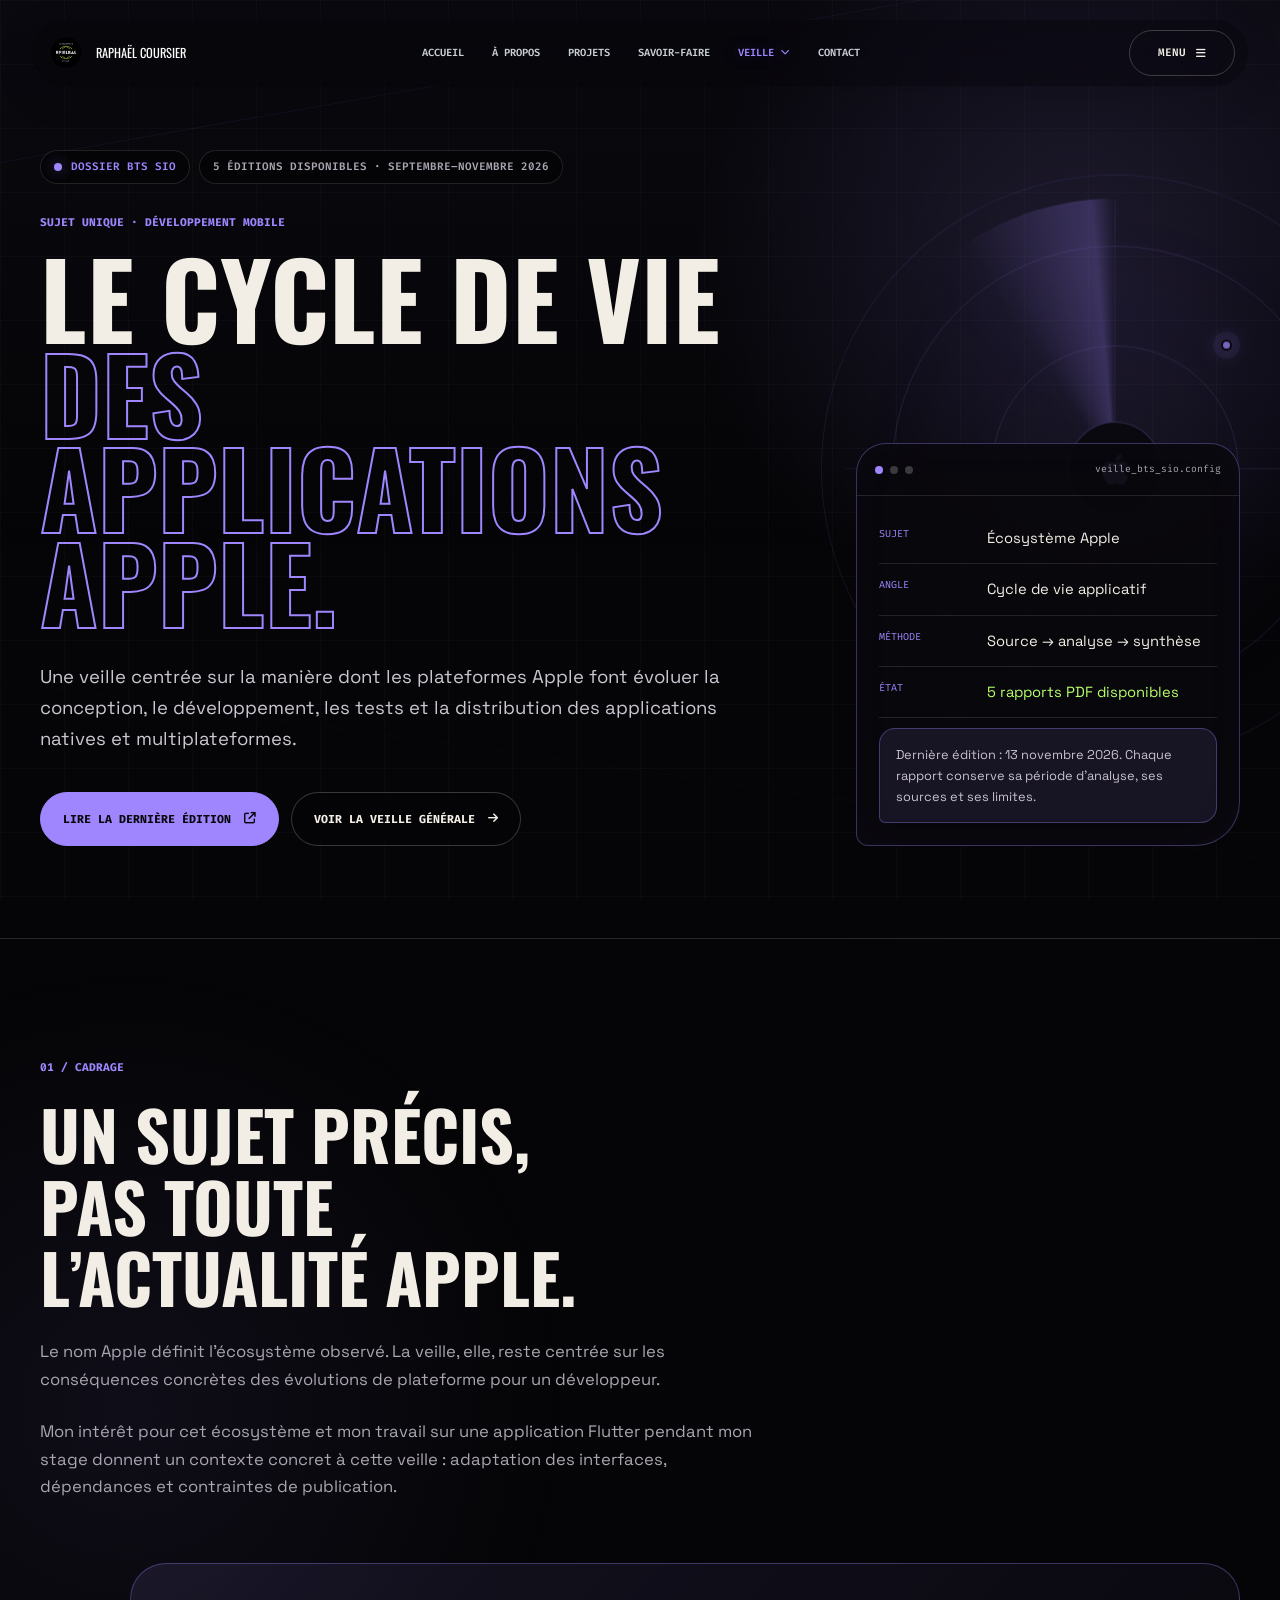
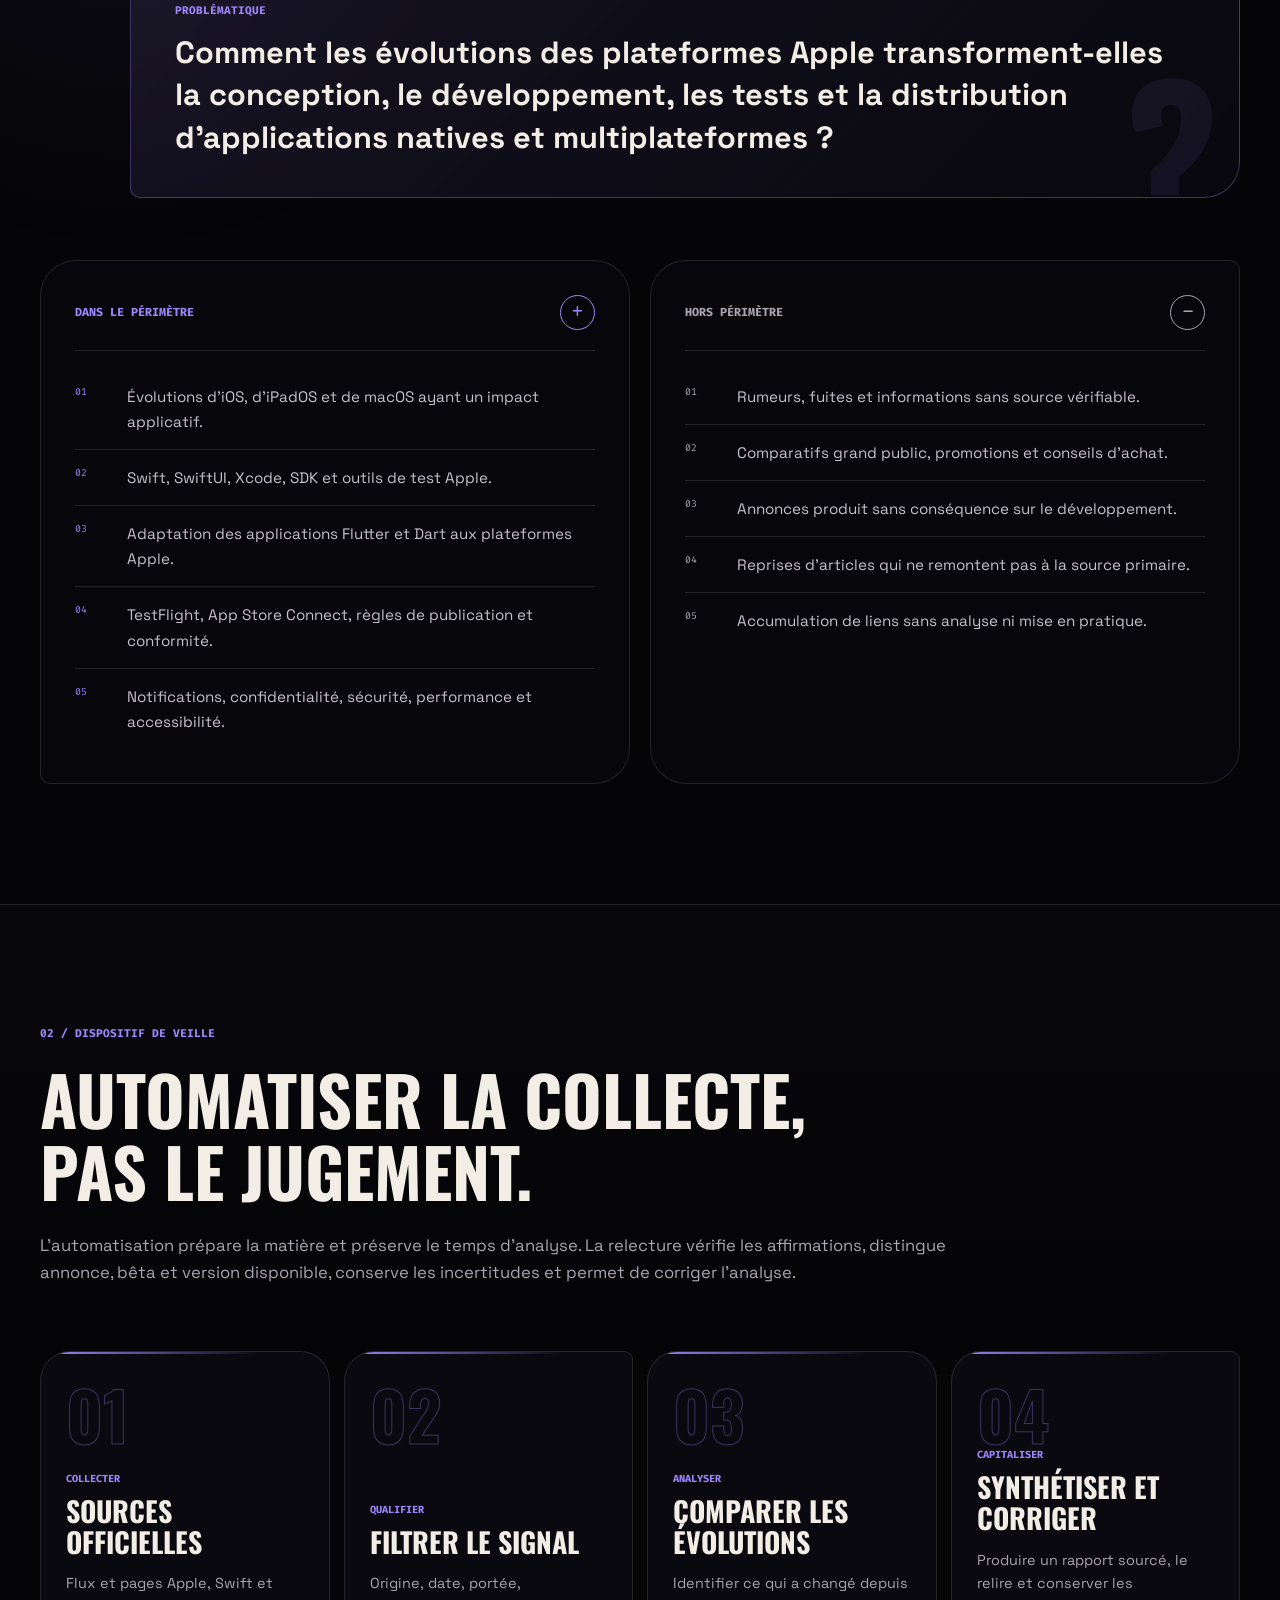
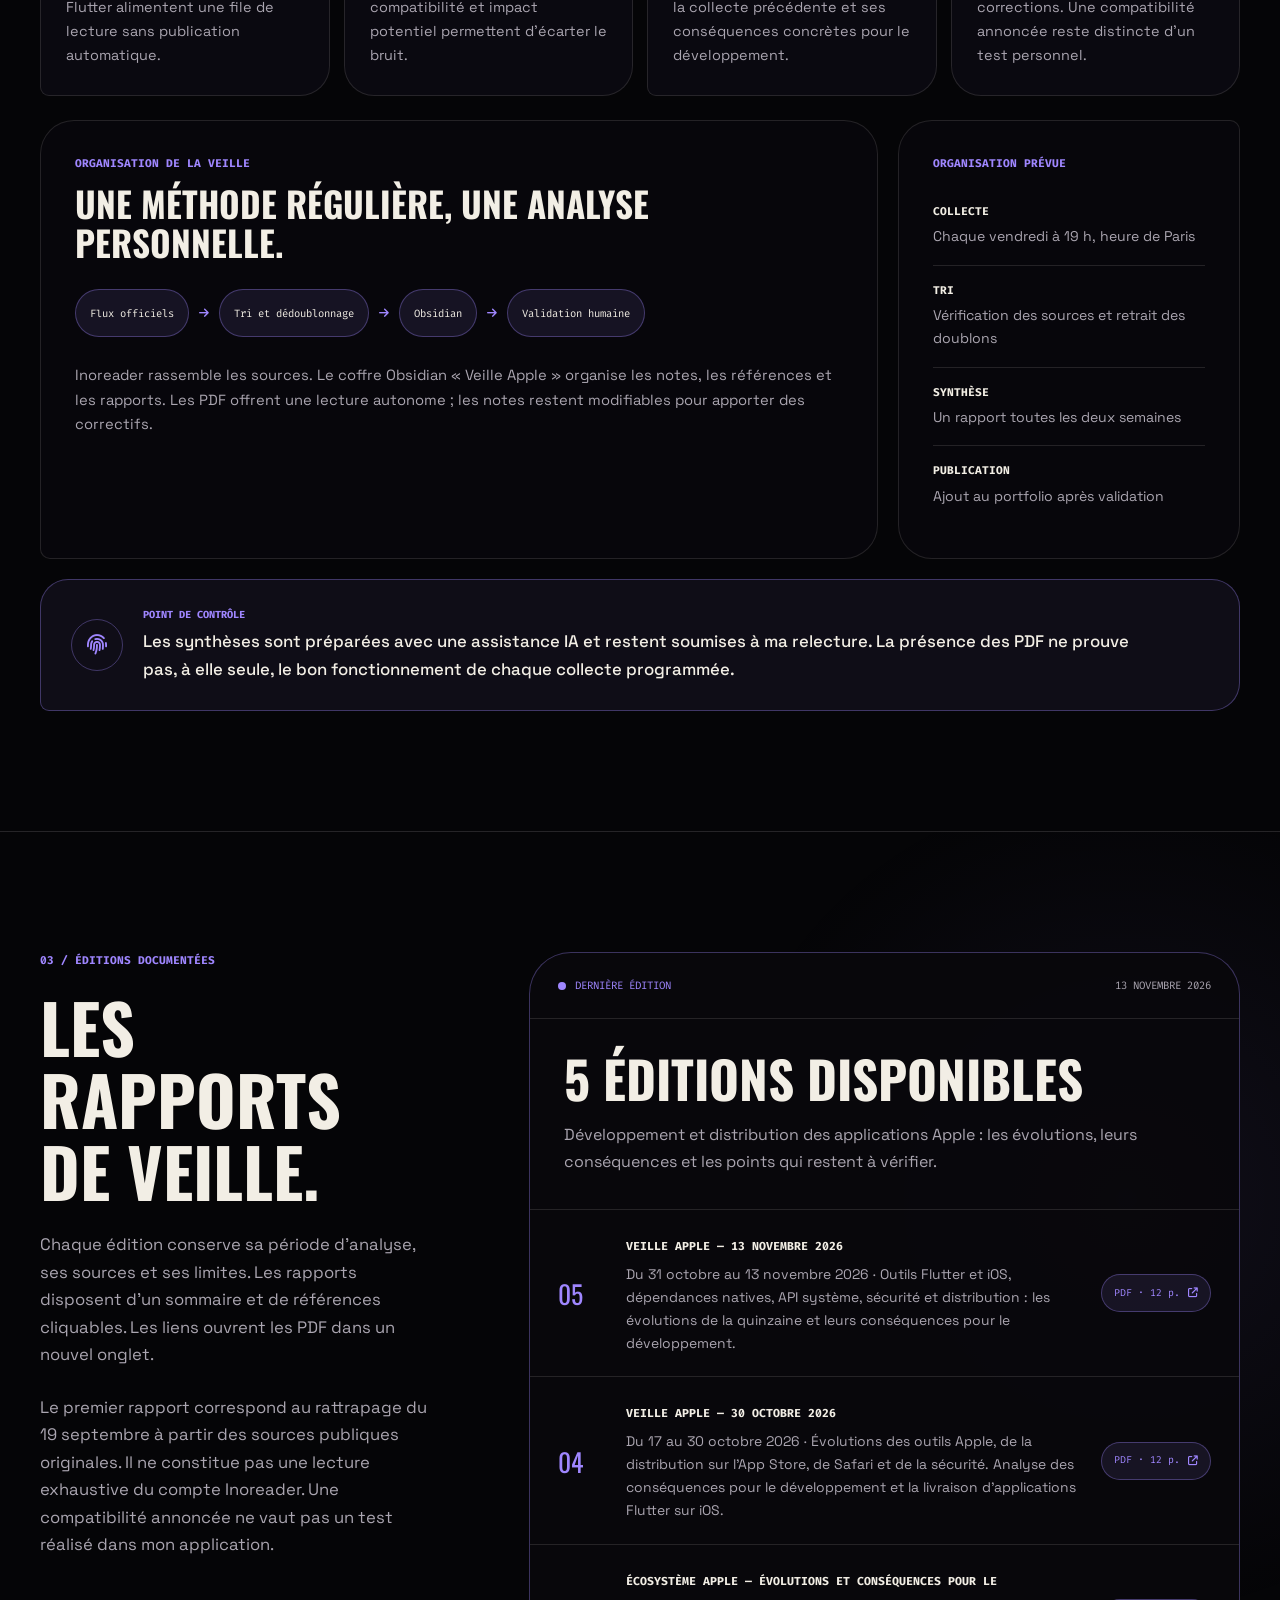
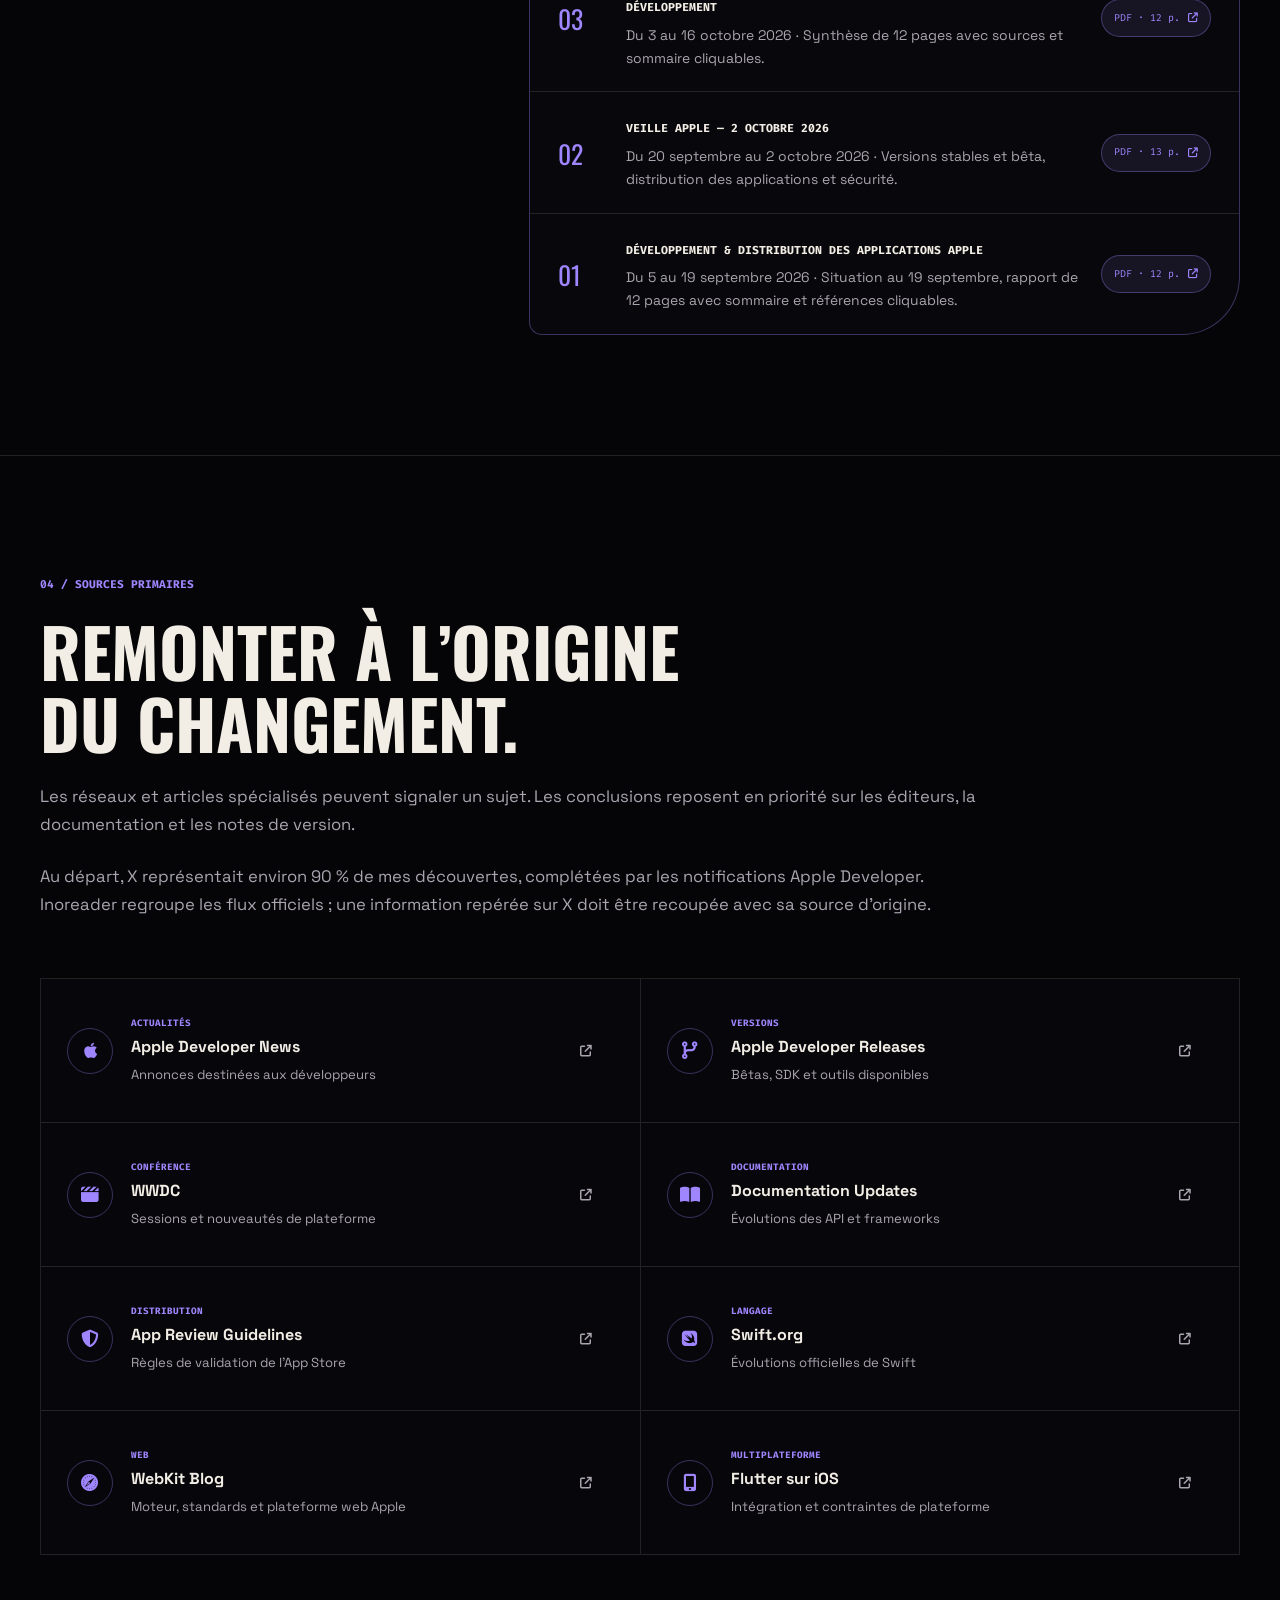
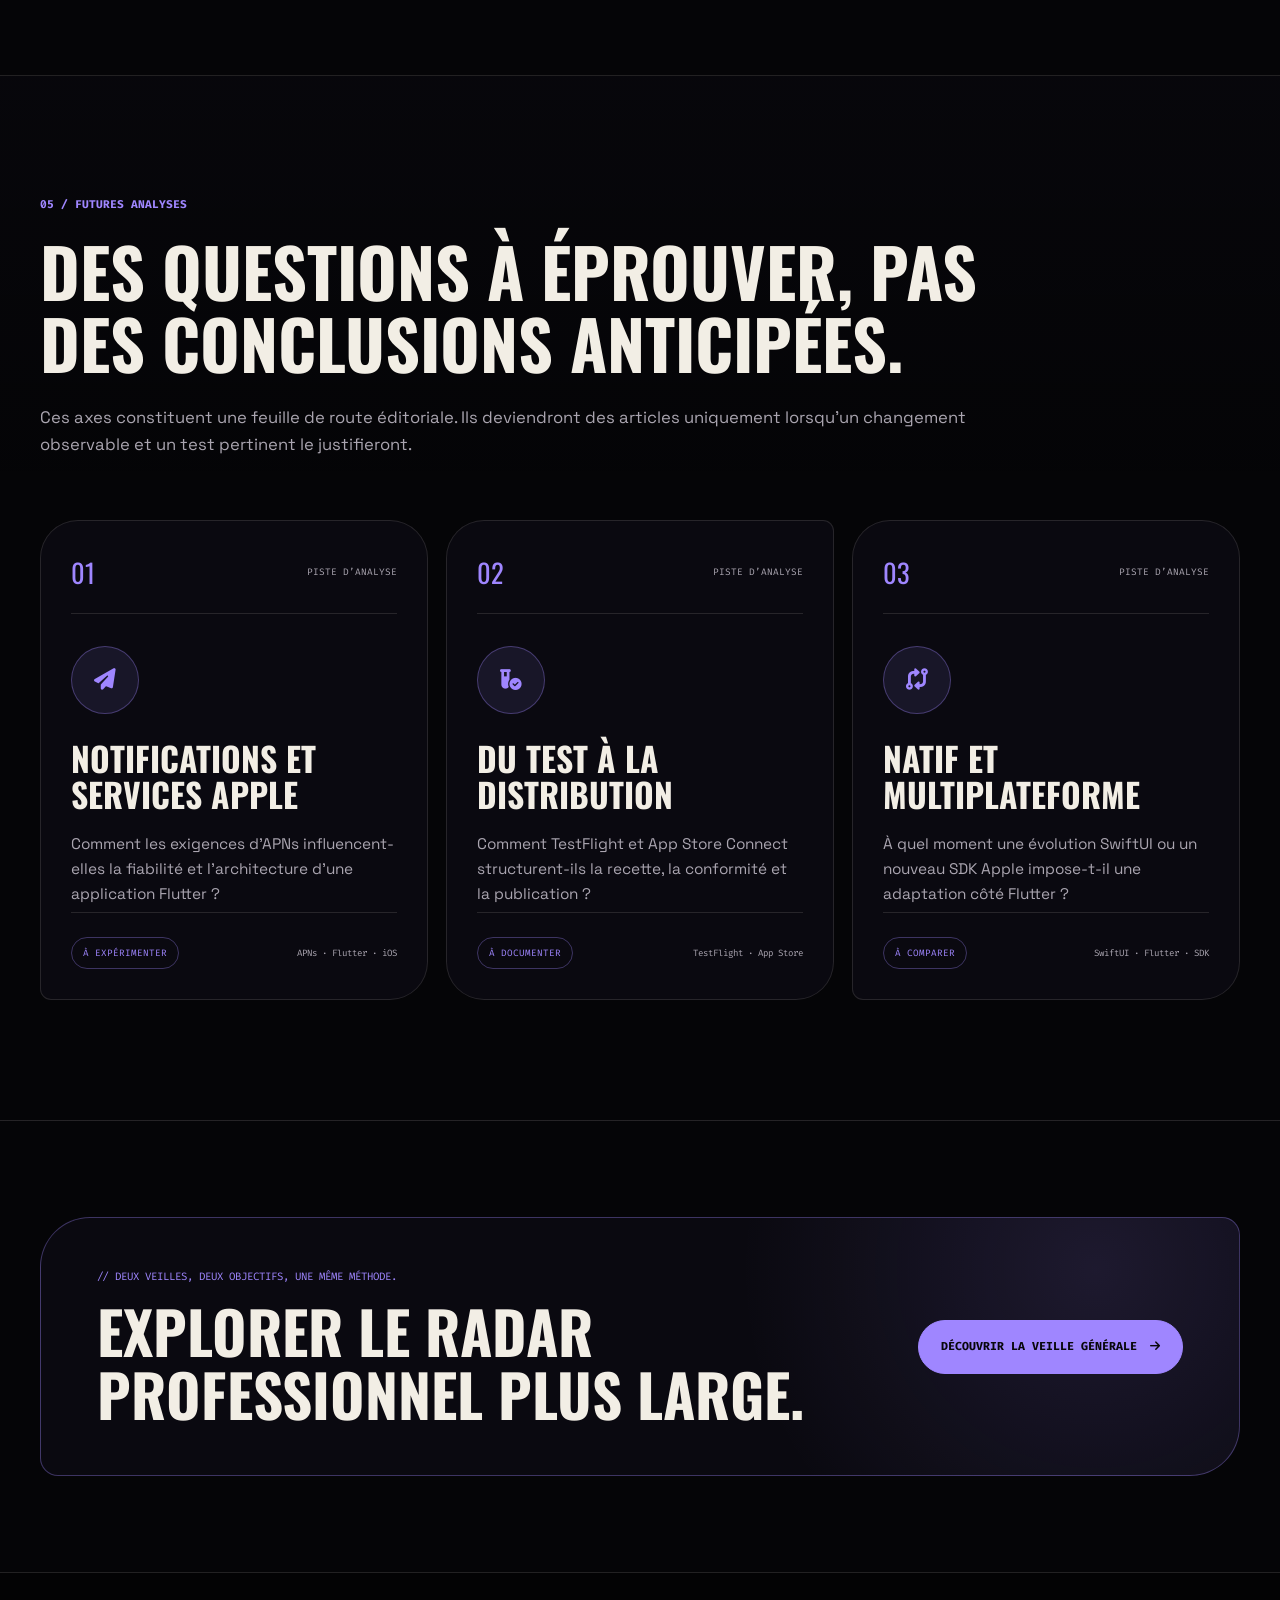
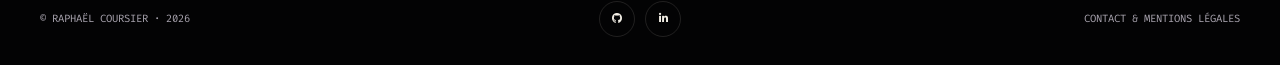
<file: veille-bts-sio.html>
<!DOCTYPE html>
<html lang="fr">
<head>
    <meta charset="UTF-8">
    <meta name="viewport" content="width=device-width, initial-scale=1.0">
    <meta name="description" content="Veille technologique BTS SIO de Raphaël Coursier sur les applications Apple : méthode de collecte, sources officielles et cinq rapports PDF sur le développement et la distribution.">
    <meta name="theme-color" content="#050507">
    <link rel="canonical" href="https://rfielbal.fr/veille-bts-sio.html">

    <meta property="og:type" content="website">
    <meta property="og:locale" content="fr_FR">
    <meta property="og:site_name" content="Portfolio de Raphaël Coursier">
    <meta property="og:title" content="Veille BTS SIO · Écosystème Apple · Raphaël Coursier">
    <meta property="og:description" content="Une veille méthodique sur les applications Apple, avec cinq rapports PDF sourcés et une collecte organisée chaque semaine.">
    <meta property="og:url" content="https://rfielbal.fr/veille-bts-sio.html">
    <meta property="og:image" content="https://rfielbal.fr/images/social/veille-technologique-og.jpg">
    <meta property="og:image:width" content="1200">
    <meta property="og:image:height" content="630">
    <meta property="og:image:type" content="image/jpeg">
    <meta property="og:image:alt" content="Couverture de la veille technologique de Raphaël Coursier">

    <meta name="twitter:card" content="summary_large_image">
    <meta name="twitter:title" content="Veille BTS SIO · Écosystème Apple · Raphaël Coursier">
    <meta name="twitter:description" content="Veille sur les applications Apple : méthode, sources et cinq rapports PDF sur le développement et la distribution.">
    <meta name="twitter:image" content="https://rfielbal.fr/images/social/veille-technologique-og.jpg">
    <meta name="twitter:image:alt" content="Couverture de la veille technologique de Raphaël Coursier">

    <title>Veille BTS SIO · Écosystème Apple · Raphaël Coursier</title>

    <script type="application/ld+json">
        {
            "@context": "https://schema.org",
            "@type": "CollectionPage",
            "@id": "https://rfielbal.fr/veille-bts-sio.html#page",
            "url": "https://rfielbal.fr/veille-bts-sio.html",
            "name": "Veille BTS SIO · Le cycle de vie des applications dans l’écosystème Apple",
            "description": "Veille technologique de Raphaël Coursier sur les applications Apple : méthode, sources officielles et cinq rapports PDF sur les évolutions du développement et de la distribution.",
            "inLanguage": "fr-FR",
            "isPartOf": {
                "@id": "https://rfielbal.fr/#website"
            },
            "author": {
                "@id": "https://rfielbal.fr/#raphael-coursier"
            },
            "about": [
                "Développement d’applications Apple",
                "Swift et SwiftUI",
                "Flutter et Dart sur les plateformes Apple",
                "Tests et distribution d’applications",
                "App Store Connect et TestFlight"
            ],
            "dateModified": "2026-11-21"
        }
    </script>

    <link rel="icon" type="image/webp" href="images/brand/brand-mark-128.webp">
    <link rel="preconnect" href="https://fonts.googleapis.com">
    <link rel="preconnect" href="https://fonts.gstatic.com" crossorigin>
    <link rel="preconnect" href="https://cdnjs.cloudflare.com" crossorigin>
    <link href="https://fonts.googleapis.com/css2?family=Fira+Code:wght@400;500;600&amp;family=Oswald:wght@400;500;600;700&amp;family=Space+Grotesk:wght@400;500;600;700&amp;display=swap" rel="stylesheet" referrerpolicy="no-referrer">
    <link rel="stylesheet" href="https://cdnjs.cloudflare.com/ajax/libs/font-awesome/6.6.0/css/all.min.css" integrity="sha512-Kc323vGBEqzTmouAECnVceyQqyqdsSiqLQISBL29aUW4U/M7pSPA/gEUZQqv1cwx4OnYxTxve5UMg5GT6L4JJg==" crossorigin="anonymous" referrerpolicy="no-referrer">
    <link rel="stylesheet" href="veille.css?v=nav-controls-20260813">
    <link rel="stylesheet" href="veille-bts-sio.css?v=reports-20261023">
    <link rel="stylesheet" href="watch-navigation.css?v=nav-align-20261023">
    <script src="veille-bootstrap.js?v=production-hardening-20260823"></script>
</head>
<body>
    <a class="skip-link" href="#contenu">Aller au contenu</a>

    <div class="cursor" id="cursor" aria-hidden="true"></div>
    <div class="cursor-follower" id="cursor-follower" aria-hidden="true"></div>

    <div class="page-grid" aria-hidden="true"></div>
    <div class="page-lines" aria-hidden="true"><i></i><i></i></div>

    <header class="watch-header">
        <nav class="watch-nav" id="watch-nav" aria-label="Navigation principale">
            <a class="watch-brand" href="index.html#home" aria-label="Accueil — Raphaël Coursier">
                <img src="images/brand/brand-mark-128.webp" width="128" height="120" alt="" decoding="async">
                <span>RAPHAËL COURSIER</span>
            </a>

            <ul class="watch-nav-links">
                <li><a href="index.html#home">Accueil</a></li>
                <li><a href="index.html#manifesto">À propos</a></li>
                <li><a href="index.html#projects">Projets</a></li>
                <li><a href="index.html#savoir-faire">Savoir-faire</a></li>
                <li class="watch-switcher" data-watch-switcher>
                    <button class="watch-switcher-trigger is-current" type="button" aria-expanded="false" aria-controls="watch-switcher-panel-bts">
                        <span>Veille</span>
                        <i class="fa-solid fa-chevron-down" aria-hidden="true"></i>
                    </button>
                    <div class="watch-switcher-panel" id="watch-switcher-panel-bts" aria-hidden="true" inert>
                        <p class="watch-switcher-kicker">Choisir un parcours</p>
                        <a class="watch-switcher-option" href="veille.html">
                            <span class="watch-switcher-index">01</span>
                            <span class="watch-switcher-copy"><strong>Veille générale</strong><small>IA, Web, interfaces et outils</small></span>
                            <i class="fa-solid fa-arrow-right" aria-hidden="true"></i>
                        </a>
                        <a class="watch-switcher-option" href="veille-bts-sio.html" aria-current="page">
                            <span class="watch-switcher-index">02</span>
                            <span class="watch-switcher-copy"><strong>Veille BTS SIO</strong><small>Cycle de vie des applications Apple</small></span>
                            <i class="fa-solid fa-arrow-right" aria-hidden="true"></i>
                        </a>
                    </div>
                </li>
                <li><a href="index.html#contact">Contact</a></li>
            </ul>

            <button class="watch-menu-button" id="watch-menu-button" type="button" aria-label="Ouvrir le menu" aria-expanded="false" aria-controls="watch-mobile-menu">
                <span>Menu</span>
                <i class="fa-solid fa-bars" aria-hidden="true"></i>
            </button>
        </nav>

        <div class="watch-mobile-menu" id="watch-mobile-menu" role="dialog" aria-modal="true" aria-label="Menu principal" aria-hidden="true">
            <button class="watch-menu-close" id="watch-menu-close" type="button" aria-label="Fermer le menu">
                <i class="fa-solid fa-xmark" aria-hidden="true"></i>
                <span>Fermer</span>
            </button>
            <nav aria-label="Navigation mobile">
                <a href="index.html#home">01. Accueil</a>
                <a href="index.html#manifesto">02. À propos</a>
                <a href="index.html#projects">03. Projets</a>
                <a href="index.html#savoir-faire">04. Savoir-faire</a>
                <a href="veille.html">05. Veille générale</a>
                <a href="#top" aria-current="page">06. Veille BTS SIO</a>
                <a href="index.html#contact">07. Contact</a>
            </nav>
        </div>
    </header>

    <nav class="watch-no-js-nav" aria-label="Navigation alternative">
        <a href="index.html#home">Accueil</a>
        <a href="veille.html">Veille générale</a>
        <a href="#top" aria-current="page">Veille BTS SIO</a>
        <a href="index.html#contact">Contact</a>
    </nav>

    <main id="contenu">
        <section class="bts-hero" id="top" aria-labelledby="bts-title">
            <div class="bts-container bts-hero-layout">
                <div class="bts-hero-copy">
                    <div class="bts-hero-meta">
                        <p><span class="status-light" aria-hidden="true"></span> Dossier BTS SIO</p>
                        <p>5 éditions disponibles · septembre–novembre 2026</p>
                    </div>

                    <p class="bts-overline">Sujet unique · Développement mobile</p>
                    <h1 id="bts-title">
                        LE CYCLE DE VIE
                        <span>DES APPLICATIONS APPLE.</span>
                    </h1>
                    <p class="bts-hero-lead">
                        Une veille centrée sur la manière dont les plateformes Apple font évoluer
                        la conception, le développement, les tests et la distribution des applications
                        natives et multiplateformes.
                    </p>
                    <div class="bts-hero-actions">
                        <a class="button-primary" href="documents/veille/Veille-Apple-2026-11-13.pdf" target="_blank" rel="noopener noreferrer">Lire la dernière édition <i class="fa-solid fa-arrow-up-right-from-square" aria-hidden="true"></i></a>
                        <a class="button-secondary" href="veille.html">Voir la veille générale <i class="fa-solid fa-arrow-right" aria-hidden="true"></i></a>
                    </div>
                </div>

                <aside class="bts-hero-console" aria-label="État du dossier de veille">
                    <div class="console-head">
                        <span></span><span></span><span></span>
                        <p>veille_bts_sio.config</p>
                    </div>
                    <dl>
                        <div><dt>Sujet</dt><dd>Écosystème Apple</dd></div>
                        <div><dt>Angle</dt><dd>Cycle de vie applicatif</dd></div>
                        <div><dt>Méthode</dt><dd>Source → analyse → synthèse</dd></div>
                        <div><dt>État</dt><dd><span>5 rapports PDF disponibles</span></dd></div>
                    </dl>
                    <p class="console-note">Dernière édition : 13 novembre 2026. Chaque rapport conserve sa période d’analyse, ses sources et ses limites.</p>
                </aside>
            </div>

            <div class="bts-orbit" data-watch-hero-radar aria-hidden="true">
                <span class="orbit-sweep"></span>
                <span class="orbit-ring orbit-ring--one"></span>
                <span class="orbit-ring orbit-ring--two"></span>
                <i class="orbit-axis orbit-axis--x"></i>
                <i class="orbit-axis orbit-axis--y"></i>
                <b class="orbit-core"><i class="fa-brands fa-apple"></i></b>
                <b class="orbit-signal"></b>
            </div>
        </section>

        <section class="bts-section bts-framing" id="cadrage" aria-labelledby="framing-title">
            <div class="bts-container">
                <div class="section-heading">
                    <p class="section-kicker">01 / Cadrage</p>
                    <h2 id="framing-title">UN SUJET PRÉCIS, PAS TOUTE L’ACTUALITÉ APPLE.</h2>
                    <p>
                        Le nom Apple définit l’écosystème observé. La veille, elle, reste centrée sur
                        les conséquences concrètes des évolutions de plateforme pour un développeur.
                    </p>
                    <p>
                        Mon intérêt pour cet écosystème et mon travail sur une application Flutter
                        pendant mon stage donnent un contexte concret à cette veille : adaptation
                        des interfaces, dépendances et contraintes de publication.
                    </p>
                </div>

                <blockquote class="research-question">
                    <p>Problématique</p>
                    <strong>Comment les évolutions des plateformes Apple transforment-elles la conception, le développement, les tests et la distribution d’applications natives et multiplateformes&nbsp;?</strong>
                </blockquote>

                <div class="scope-grid">
                    <article class="scope-card scope-card--in">
                        <header>
                            <span>Dans le périmètre</span>
                            <i class="fa-solid fa-plus" aria-hidden="true"></i>
                        </header>
                        <ul>
                            <li><span>01</span><p>Évolutions d’iOS, d’iPadOS et de macOS ayant un impact applicatif.</p></li>
                            <li><span>02</span><p>Swift, SwiftUI, Xcode, SDK et outils de test Apple.</p></li>
                            <li><span>03</span><p>Adaptation des applications Flutter et Dart aux plateformes Apple.</p></li>
                            <li><span>04</span><p>TestFlight, App Store Connect, règles de publication et conformité.</p></li>
                            <li><span>05</span><p>Notifications, confidentialité, sécurité, performance et accessibilité.</p></li>
                        </ul>
                    </article>

                    <article class="scope-card scope-card--out">
                        <header>
                            <span>Hors périmètre</span>
                            <i class="fa-solid fa-minus" aria-hidden="true"></i>
                        </header>
                        <ul>
                            <li><span>01</span><p>Rumeurs, fuites et informations sans source vérifiable.</p></li>
                            <li><span>02</span><p>Comparatifs grand public, promotions et conseils d’achat.</p></li>
                            <li><span>03</span><p>Annonces produit sans conséquence sur le développement.</p></li>
                            <li><span>04</span><p>Reprises d’articles qui ne remontent pas à la source primaire.</p></li>
                            <li><span>05</span><p>Accumulation de liens sans analyse ni mise en pratique.</p></li>
                        </ul>
                    </article>
                </div>
            </div>
        </section>

        <section class="bts-section bts-system" id="dispositif" aria-labelledby="system-title">
            <div class="bts-container">
                <div class="section-heading section-heading--wide">
                    <p class="section-kicker">02 / Dispositif de veille</p>
                    <h2 id="system-title">AUTOMATISER LA COLLECTE, PAS LE JUGEMENT.</h2>
                    <p>
                        L’automatisation prépare la matière et préserve le temps d’analyse. La relecture
                        vérifie les affirmations, distingue annonce, bêta et version disponible,
                        conserve les incertitudes et permet de corriger l’analyse.
                    </p>
                </div>

                <ol class="process-list">
                    <li>
                        <span>01</span>
                        <div><p>Collecter</p><h3>Sources officielles</h3><p>Flux et pages Apple, Swift et Flutter alimentent une file de lecture sans publication automatique.</p></div>
                    </li>
                    <li>
                        <span>02</span>
                        <div><p>Qualifier</p><h3>Filtrer le signal</h3><p>Origine, date, portée, compatibilité et impact potentiel permettent d’écarter le bruit.</p></div>
                    </li>
                    <li>
                        <span>03</span>
                        <div><p>Analyser</p><h3>Comparer les évolutions</h3><p>Identifier ce qui a changé depuis la collecte précédente et ses conséquences concrètes pour le développement.</p></div>
                    </li>
                    <li>
                        <span>04</span>
                        <div><p>Capitaliser</p><h3>Synthétiser et corriger</h3><p>Produire un rapport sourcé, le relire et conserver les corrections. Une compatibilité annoncée reste distincte d’un test personnel.</p></div>
                    </li>
                </ol>

                <div class="system-dashboard">
                    <article class="automation-plan">
                        <p class="mini-kicker">Organisation de la veille</p>
                        <h3>UNE MÉTHODE RÉGULIÈRE, UNE ANALYSE PERSONNELLE.</h3>
                        <div class="automation-flow" aria-label="De la collecte à la relecture">
                            <span>Flux officiels</span>
                            <i class="fa-solid fa-arrow-right" aria-hidden="true"></i>
                            <span>Tri et dédoublonnage</span>
                            <i class="fa-solid fa-arrow-right" aria-hidden="true"></i>
                            <span>Obsidian</span>
                            <i class="fa-solid fa-arrow-right" aria-hidden="true"></i>
                            <span>Validation humaine</span>
                        </div>
                        <p>
                            Inoreader rassemble les sources. Le coffre Obsidian « Veille Apple » organise
                            les notes, les références et les rapports. Les PDF offrent une lecture autonome ;
                            les notes restent modifiables pour apporter des correctifs.
                        </p>
                    </article>

                    <article class="cadence-card">
                        <p class="mini-kicker">Organisation prévue</p>
                        <dl>
                            <div><dt>Collecte</dt><dd>Chaque vendredi à 19 h, heure de Paris</dd></div>
                            <div><dt>Tri</dt><dd>Vérification des sources et retrait des doublons</dd></div>
                            <div><dt>Synthèse</dt><dd>Un rapport toutes les deux semaines</dd></div>
                            <div><dt>Publication</dt><dd>Ajout au portfolio après validation</dd></div>
                        </dl>
                    </article>
                </div>

                <aside class="human-gate">
                    <i class="fa-solid fa-fingerprint" aria-hidden="true"></i>
                    <div>
                        <p>Point de contrôle</p>
                        <h3>Les synthèses sont préparées avec une assistance IA et restent soumises à ma relecture. La présence des PDF ne prouve pas, à elle seule, le bon fonctionnement de chaque collecte programmée.</h3>
                    </div>
                </aside>
            </div>
        </section>

        <section class="bts-section bts-first-cycle" id="syntheses" aria-labelledby="cycle-title">
            <div class="bts-container first-cycle-layout">
                <div class="section-heading">
                    <p class="section-kicker">03 / Éditions documentées</p>
                    <h2 id="cycle-title">LES RAPPORTS DE VEILLE.</h2>
                    <p>
                        Chaque édition conserve sa période d’analyse, ses sources et ses limites.
                        Les rapports disposent d’un sommaire et de références cliquables.
                        Les liens ouvrent les PDF dans un nouvel onglet.
                    </p>
                    <p>
                        Le premier rapport correspond au rattrapage du 19 septembre à partir des sources
                        publiques originales. Il ne constitue pas une lecture exhaustive du compte
                        Inoreader. Une compatibilité annoncée ne vaut pas un test réalisé dans mon application.
                    </p>
                </div>

                <article class="cycle-status">
                    <header>
                        <p><span aria-hidden="true"></span> Dernière édition</p>
                        <time datetime="2026-11-13">13 novembre 2026</time>
                    </header>
                    <h3>5 ÉDITIONS DISPONIBLES</h3>
                    <p>
                        Développement et distribution des applications Apple : les évolutions,
                        leurs conséquences et les points qui restent à vérifier.
                    </p>
                    <ol class="cycle-roadmap">
                        <li>
                            <span>05</span>
                            <div><strong>Veille Apple — 13 novembre 2026</strong><p>Du 31 octobre au 13 novembre 2026 · Outils Flutter et iOS, dépendances natives, API système, sécurité et distribution : les évolutions de la quinzaine et leurs conséquences pour le développement.</p></div>
                            <a class="report-link" href="documents/veille/Veille-Apple-2026-11-13.pdf" target="_blank" rel="noopener noreferrer" aria-label="Lire le rapport 05 du 13 novembre 2026, PDF de 12 pages, nouvel onglet">PDF · 12 p. <i class="fa-solid fa-arrow-up-right-from-square" aria-hidden="true"></i></a>
                        </li>
                        <li>
                            <span>04</span>
                            <div><strong>Veille Apple — 30 octobre 2026</strong><p>Du 17 au 30 octobre 2026 · Évolutions des outils Apple, de la distribution sur l’App Store, de Safari et de la sécurité. Analyse des conséquences pour le développement et la livraison d’applications Flutter sur iOS.</p></div>
                            <a class="report-link" href="documents/veille/Veille-Apple-2026-10-30.pdf" target="_blank" rel="noopener noreferrer" aria-label="Lire le rapport 04 du 30 octobre 2026, PDF de 12 pages, nouvel onglet">PDF · 12 p. <i class="fa-solid fa-arrow-up-right-from-square" aria-hidden="true"></i></a>
                        </li>
                        <li>
                            <span>03</span>
                            <div><strong>Écosystème Apple — évolutions et conséquences pour le développement</strong><p>Du 3 au 16 octobre 2026 · Synthèse de 12 pages avec sources et sommaire cliquables.</p></div>
                            <a class="report-link" href="documents/veille/Veille-Apple-2026-10-16.pdf" target="_blank" rel="noopener noreferrer" aria-label="Lire le rapport 03 du 16 octobre 2026, PDF de 12 pages, nouvel onglet">PDF · 12 p. <i class="fa-solid fa-arrow-up-right-from-square" aria-hidden="true"></i></a>
                        </li>
                        <li>
                            <span>02</span>
                            <div><strong>Veille Apple — 2 octobre 2026</strong><p>Du 20 septembre au 2 octobre 2026 · Versions stables et bêta, distribution des applications et sécurité.</p></div>
                            <a class="report-link" href="documents/veille/Veille-Apple-2026-10-02.pdf" target="_blank" rel="noopener noreferrer" aria-label="Lire le rapport 02 du 2 octobre 2026, PDF de 13 pages, nouvel onglet">PDF · 13 p. <i class="fa-solid fa-arrow-up-right-from-square" aria-hidden="true"></i></a>
                        </li>
                        <li>
                            <span>01</span>
                            <div><strong>Développement &amp; distribution des applications Apple</strong><p>Du 5 au 19 septembre 2026 · Situation au 19 septembre, rapport de 12 pages avec sommaire et références cliquables.</p></div>
                            <a class="report-link" href="documents/veille/Veille-Apple-2026-09-19.pdf" target="_blank" rel="noopener noreferrer" aria-label="Lire le rapport 01 du 19 septembre 2026, PDF de 12 pages, nouvel onglet">PDF · 12 p. <i class="fa-solid fa-arrow-up-right-from-square" aria-hidden="true"></i></a>
                        </li>
                    </ol>
                </article>
            </div>
        </section>

        <section class="bts-section bts-sources" id="sources" aria-labelledby="sources-title">
            <div class="bts-container">
                <div class="section-heading section-heading--wide">
                    <p class="section-kicker">04 / Sources primaires</p>
                    <h2 id="sources-title">REMONTER À L’ORIGINE DU CHANGEMENT.</h2>
                    <p>
                        Les réseaux et articles spécialisés peuvent signaler un sujet. Les conclusions
                        reposent en priorité sur les éditeurs, la documentation et les notes de version.
                    </p>
                    <p>
                        Au départ, X représentait environ 90 % de mes découvertes, complétées par les
                        notifications Apple Developer. Inoreader regroupe les flux officiels ; une
                        information repérée sur X doit être recoupée avec sa source d’origine.
                    </p>
                </div>

                <div class="source-grid">
                    <a href="https://developer.apple.com/news/" target="_blank" rel="noopener noreferrer">
                        <i class="fa-brands fa-apple" aria-hidden="true"></i>
                        <span><small>Actualités</small><strong>Apple Developer News</strong><em>Annonces destinées aux développeurs</em></span>
                        <i class="fa-solid fa-arrow-up-right-from-square" aria-hidden="true"></i>
                    </a>
                    <a href="https://developer.apple.com/news/releases/" target="_blank" rel="noopener noreferrer">
                        <i class="fa-solid fa-code-branch" aria-hidden="true"></i>
                        <span><small>Versions</small><strong>Apple Developer Releases</strong><em>Bêtas, SDK et outils disponibles</em></span>
                        <i class="fa-solid fa-arrow-up-right-from-square" aria-hidden="true"></i>
                    </a>
                    <a href="https://developer.apple.com/wwdc/" target="_blank" rel="noopener noreferrer">
                        <i class="fa-solid fa-clapperboard" aria-hidden="true"></i>
                        <span><small>Conférence</small><strong>WWDC</strong><em>Sessions et nouveautés de plateforme</em></span>
                        <i class="fa-solid fa-arrow-up-right-from-square" aria-hidden="true"></i>
                    </a>
                    <a href="https://developer.apple.com/documentation/updates" target="_blank" rel="noopener noreferrer">
                        <i class="fa-solid fa-book-open" aria-hidden="true"></i>
                        <span><small>Documentation</small><strong>Documentation Updates</strong><em>Évolutions des API et frameworks</em></span>
                        <i class="fa-solid fa-arrow-up-right-from-square" aria-hidden="true"></i>
                    </a>
                    <a href="https://developer.apple.com/app-store/review/guidelines/" target="_blank" rel="noopener noreferrer">
                        <i class="fa-solid fa-shield-halved" aria-hidden="true"></i>
                        <span><small>Distribution</small><strong>App Review Guidelines</strong><em>Règles de validation de l’App Store</em></span>
                        <i class="fa-solid fa-arrow-up-right-from-square" aria-hidden="true"></i>
                    </a>
                    <a href="https://www.swift.org/blog/" target="_blank" rel="noopener noreferrer">
                        <i class="fa-brands fa-swift" aria-hidden="true"></i>
                        <span><small>Langage</small><strong>Swift.org</strong><em>Évolutions officielles de Swift</em></span>
                        <i class="fa-solid fa-arrow-up-right-from-square" aria-hidden="true"></i>
                    </a>
                    <a href="https://webkit.org/blog/" target="_blank" rel="noopener noreferrer">
                        <i class="fa-brands fa-safari" aria-hidden="true"></i>
                        <span><small>Web</small><strong>WebKit Blog</strong><em>Moteur, standards et plateforme web Apple</em></span>
                        <i class="fa-solid fa-arrow-up-right-from-square" aria-hidden="true"></i>
                    </a>
                    <a href="https://docs.flutter.dev/platform-integration/ios" target="_blank" rel="noopener noreferrer">
                        <i class="fa-solid fa-mobile-screen-button" aria-hidden="true"></i>
                        <span><small>Multiplateforme</small><strong>Flutter sur iOS</strong><em>Intégration et contraintes de plateforme</em></span>
                        <i class="fa-solid fa-arrow-up-right-from-square" aria-hidden="true"></i>
                    </a>
                </div>
            </div>
        </section>

        <section class="bts-section bts-future" id="analyses" aria-labelledby="future-title">
            <div class="bts-container">
                <div class="section-heading section-heading--wide">
                    <p class="section-kicker">05 / Futures analyses</p>
                    <h2 id="future-title">DES QUESTIONS À ÉPROUVER, PAS DES CONCLUSIONS ANTICIPÉES.</h2>
                    <p>
                        Ces axes constituent une feuille de route éditoriale. Ils deviendront des
                        articles uniquement lorsqu’un changement observable et un test pertinent le justifieront.
                    </p>
                </div>

                <div class="future-grid">
                    <article>
                        <header><span>01</span><small>Piste d’analyse</small></header>
                        <p class="future-icon"><i class="fa-solid fa-paper-plane" aria-hidden="true"></i></p>
                        <h3>NOTIFICATIONS ET SERVICES APPLE</h3>
                        <p>Comment les exigences d’APNs influencent-elles la fiabilité et l’architecture d’une application Flutter&nbsp;?</p>
                        <footer><span>À expérimenter</span><p>APNs · Flutter · iOS</p></footer>
                    </article>
                    <article>
                        <header><span>02</span><small>Piste d’analyse</small></header>
                        <p class="future-icon"><i class="fa-solid fa-vial-circle-check" aria-hidden="true"></i></p>
                        <h3>DU TEST À LA DISTRIBUTION</h3>
                        <p>Comment TestFlight et App Store Connect structurent-ils la recette, la conformité et la publication&nbsp;?</p>
                        <footer><span>À documenter</span><p>TestFlight · App Store</p></footer>
                    </article>
                    <article>
                        <header><span>03</span><small>Piste d’analyse</small></header>
                        <p class="future-icon"><i class="fa-solid fa-code-compare" aria-hidden="true"></i></p>
                        <h3>NATIF ET MULTIPLATEFORME</h3>
                        <p>À quel moment une évolution SwiftUI ou un nouveau SDK Apple impose-t-il une adaptation côté Flutter&nbsp;?</p>
                        <footer><span>À comparer</span><p>SwiftUI · Flutter · SDK</p></footer>
                    </article>
                </div>
            </div>
        </section>

        <section class="bts-closing" aria-labelledby="closing-title">
            <div class="bts-container closing-panel">
                <div>
                    <p>// Deux veilles, deux objectifs, une même méthode.</p>
                    <h2 id="closing-title">EXPLORER LE RADAR PROFESSIONNEL PLUS LARGE.</h2>
                </div>
                <a class="button-primary" href="veille.html">Découvrir la veille générale <i class="fa-solid fa-arrow-right" aria-hidden="true"></i></a>
            </div>
        </section>
    </main>

    <footer class="watch-footer bts-footer">
        <div class="bts-container">
            <p>© Raphaël Coursier · <time datetime="2026">2026</time></p>
            <div>
                <a href="https://github.com/rfielbal" target="_blank" rel="noopener noreferrer" aria-label="Profil GitHub de Raphaël Coursier"><i class="fa-brands fa-github" aria-hidden="true"></i></a>
                <a href="https://www.linkedin.com/in/raphaël-coursier" target="_blank" rel="noopener noreferrer" aria-label="Profil LinkedIn de Raphaël Coursier"><i class="fa-brands fa-linkedin-in" aria-hidden="true"></i></a>
            </div>
            <a href="index.html#contact">Contact &amp; mentions légales</a>
        </div>
    </footer>

    <script src="watch-navigation.js?v=watch-paths-20260905"></script>
    <script src="veille.js?v=ux-radar-20260802"></script>
</body>
</html>
</file>
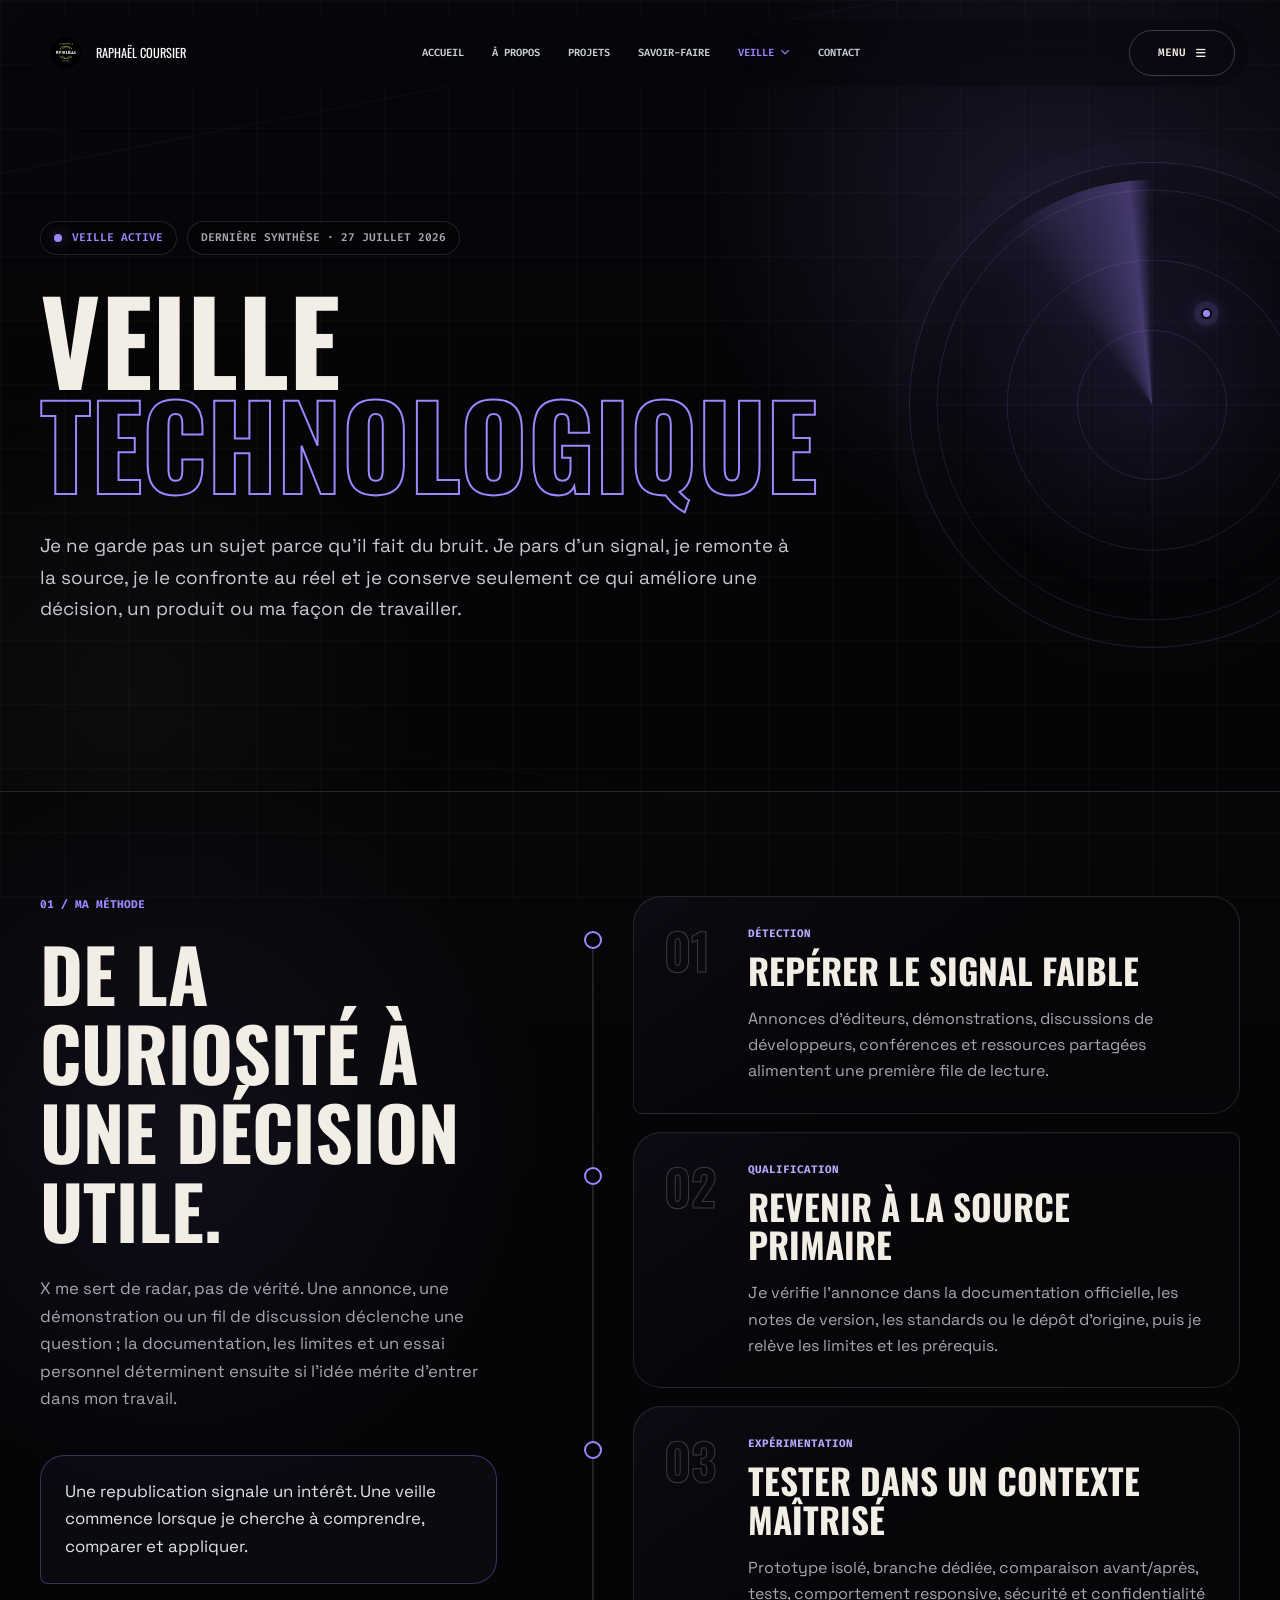
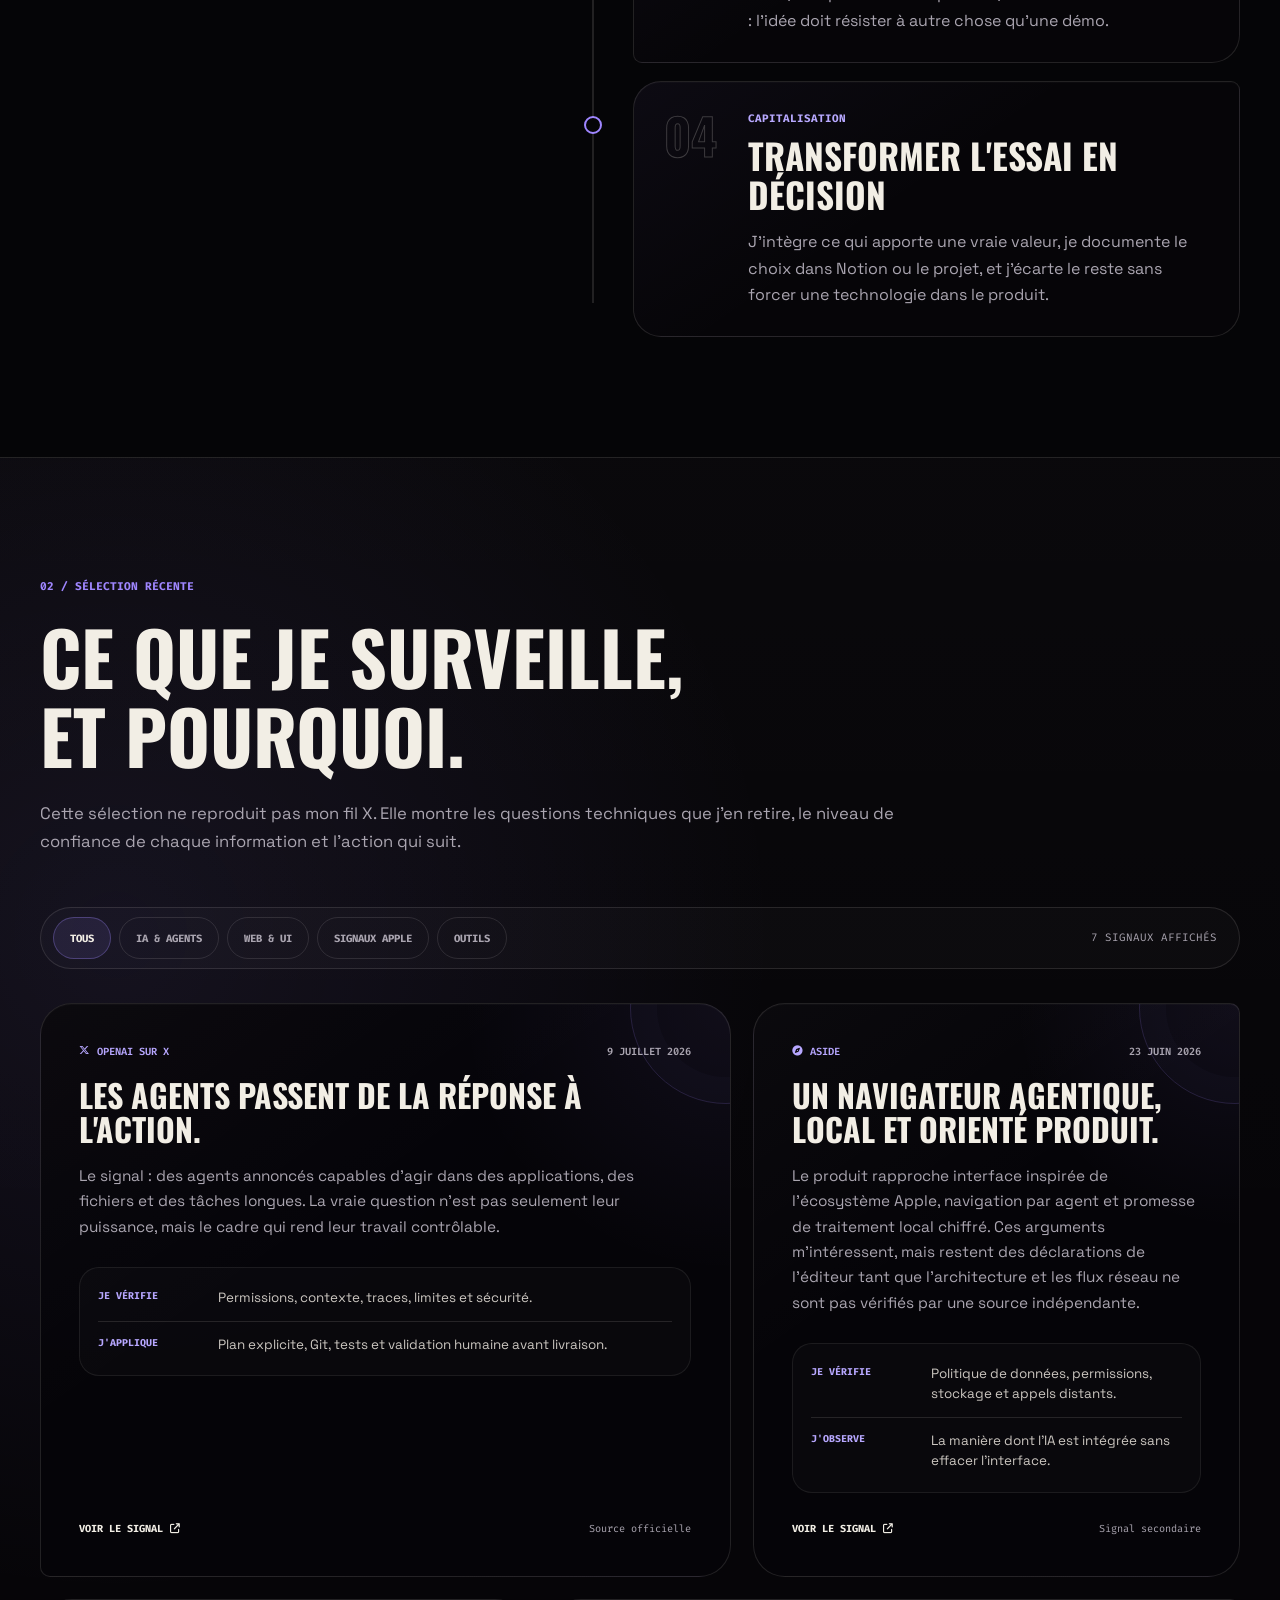
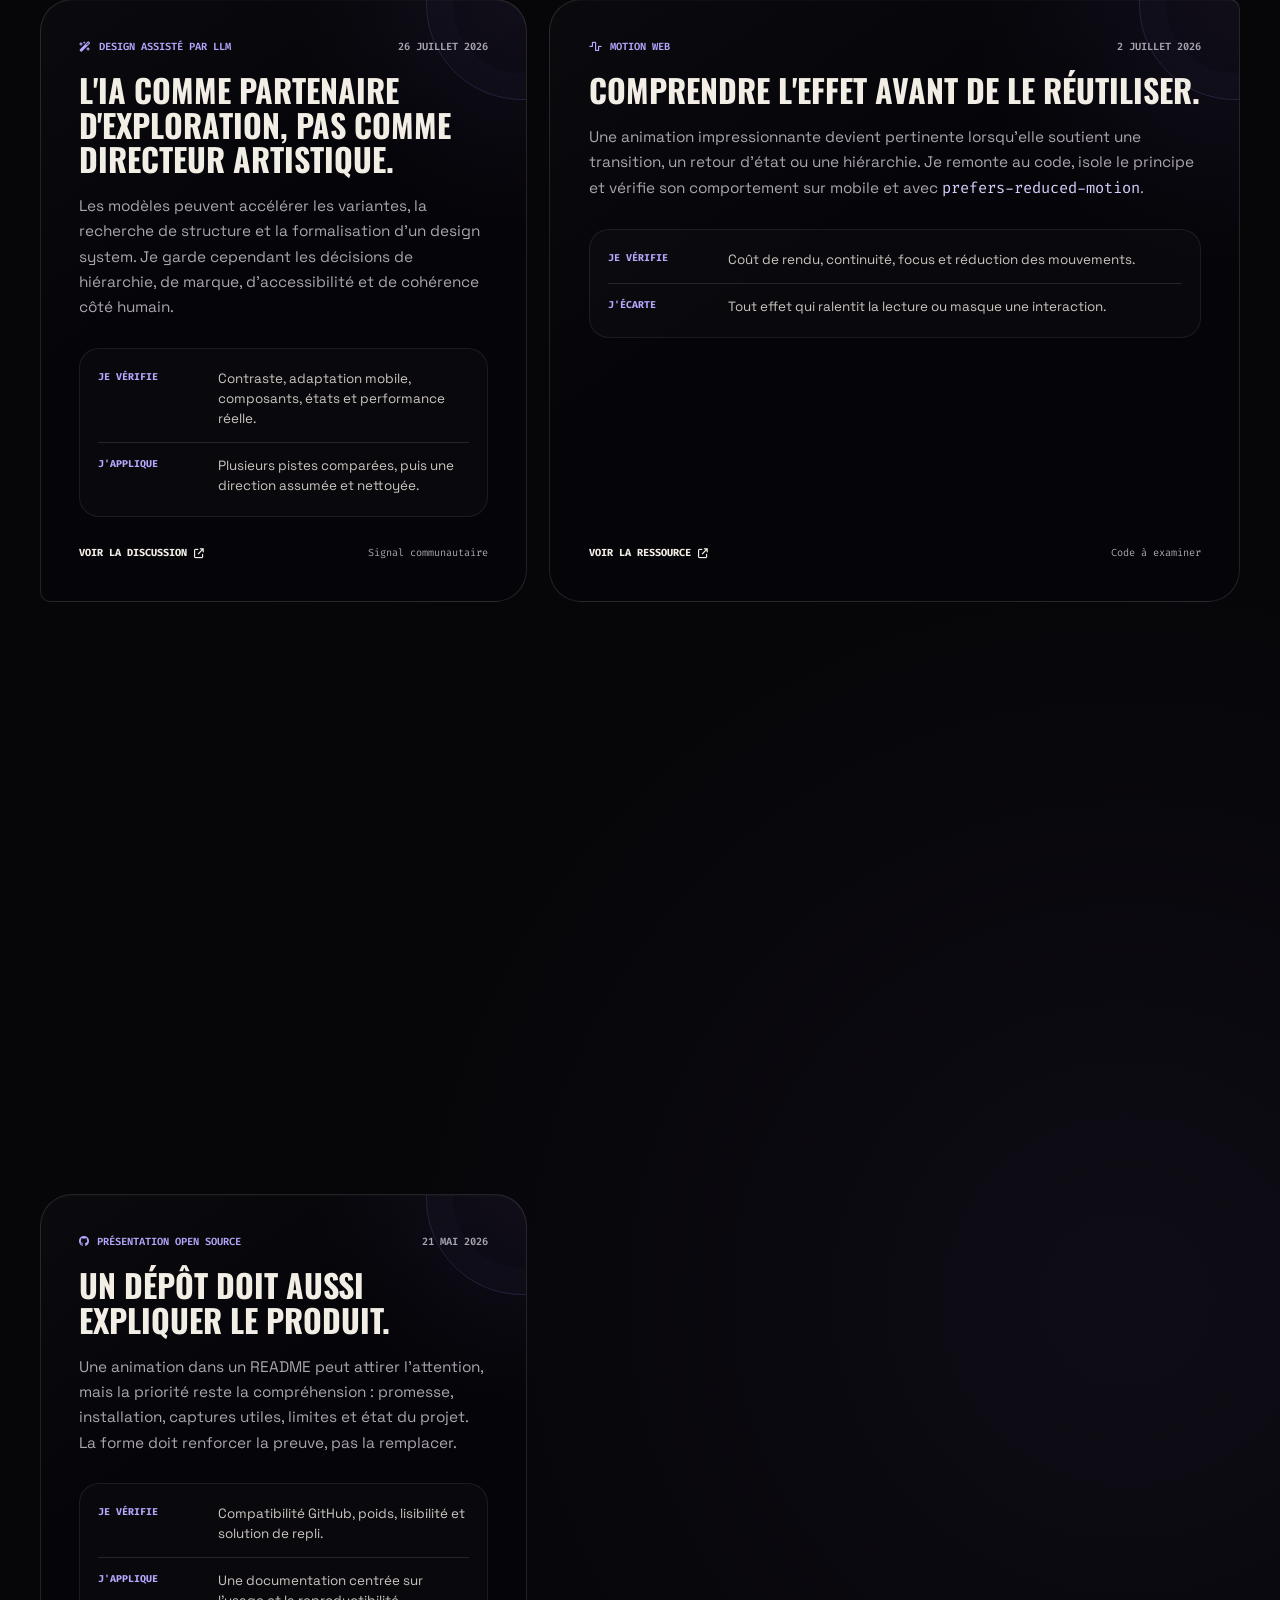
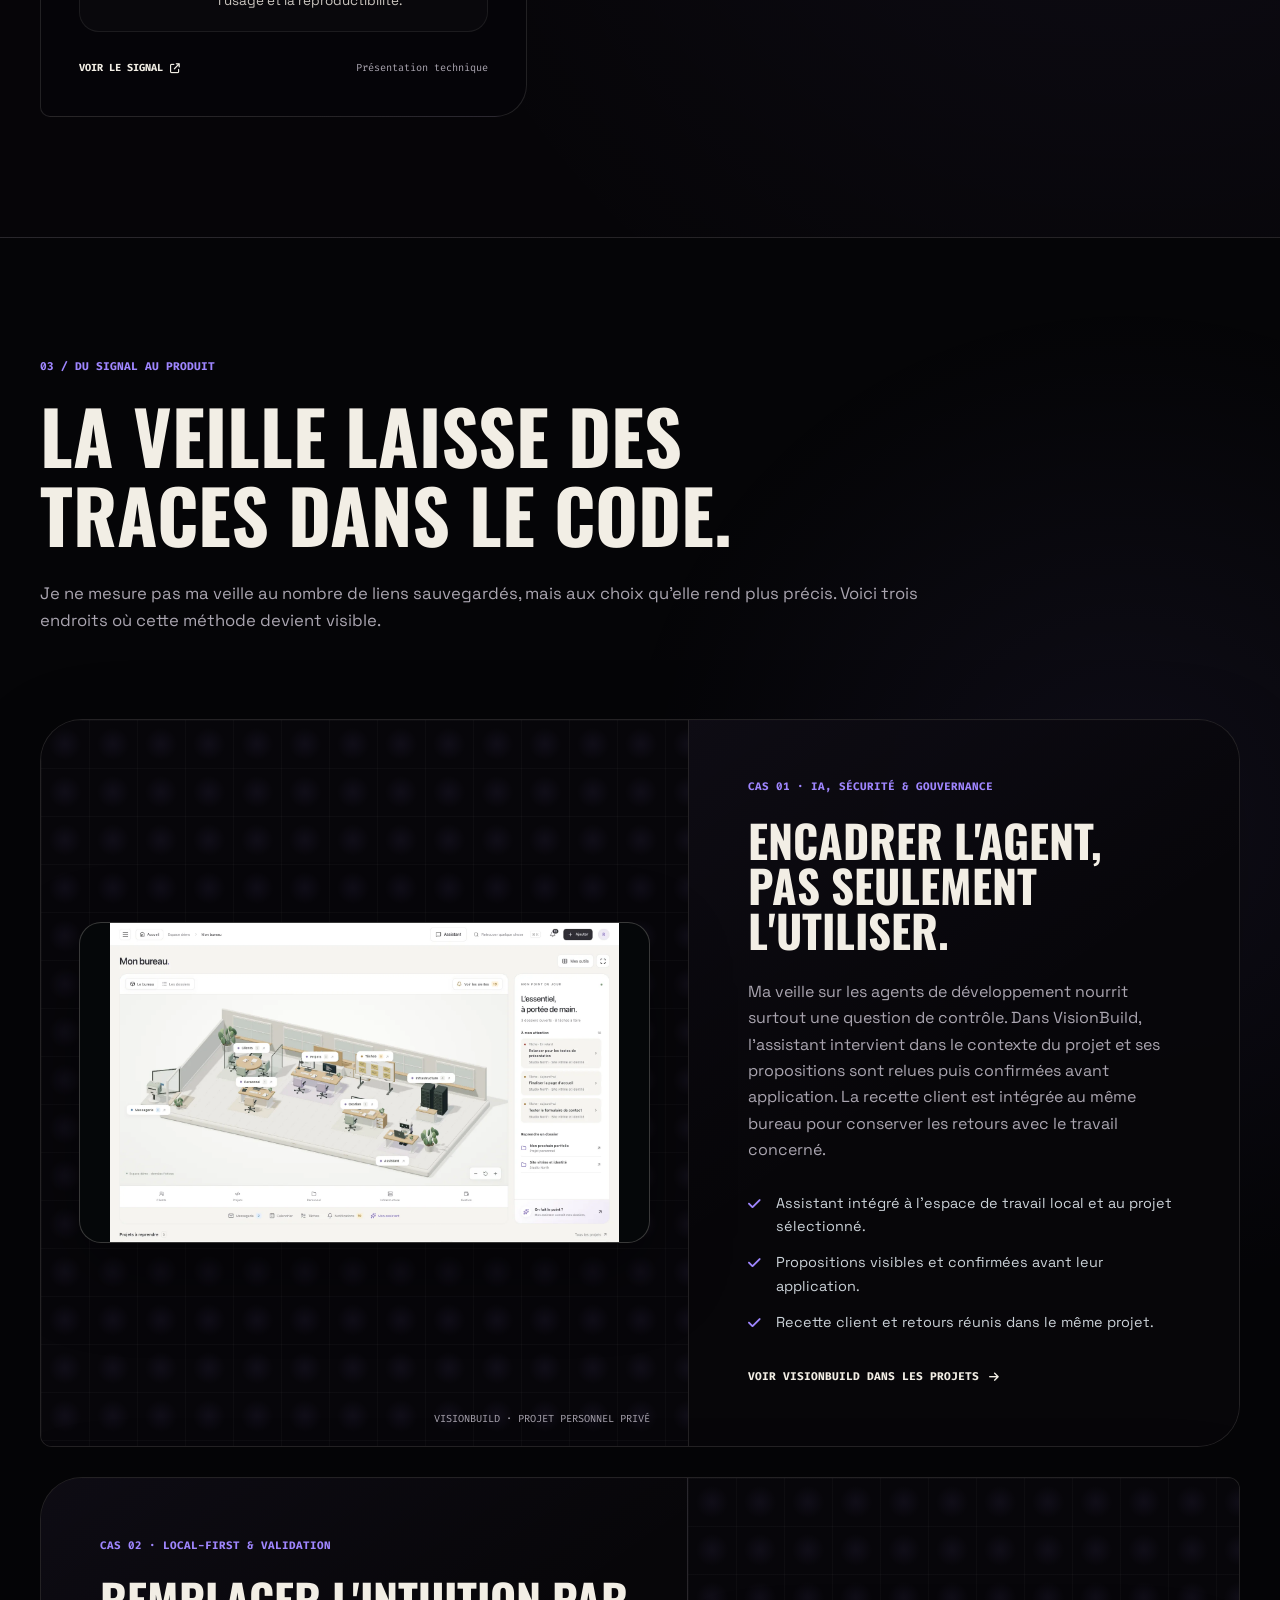
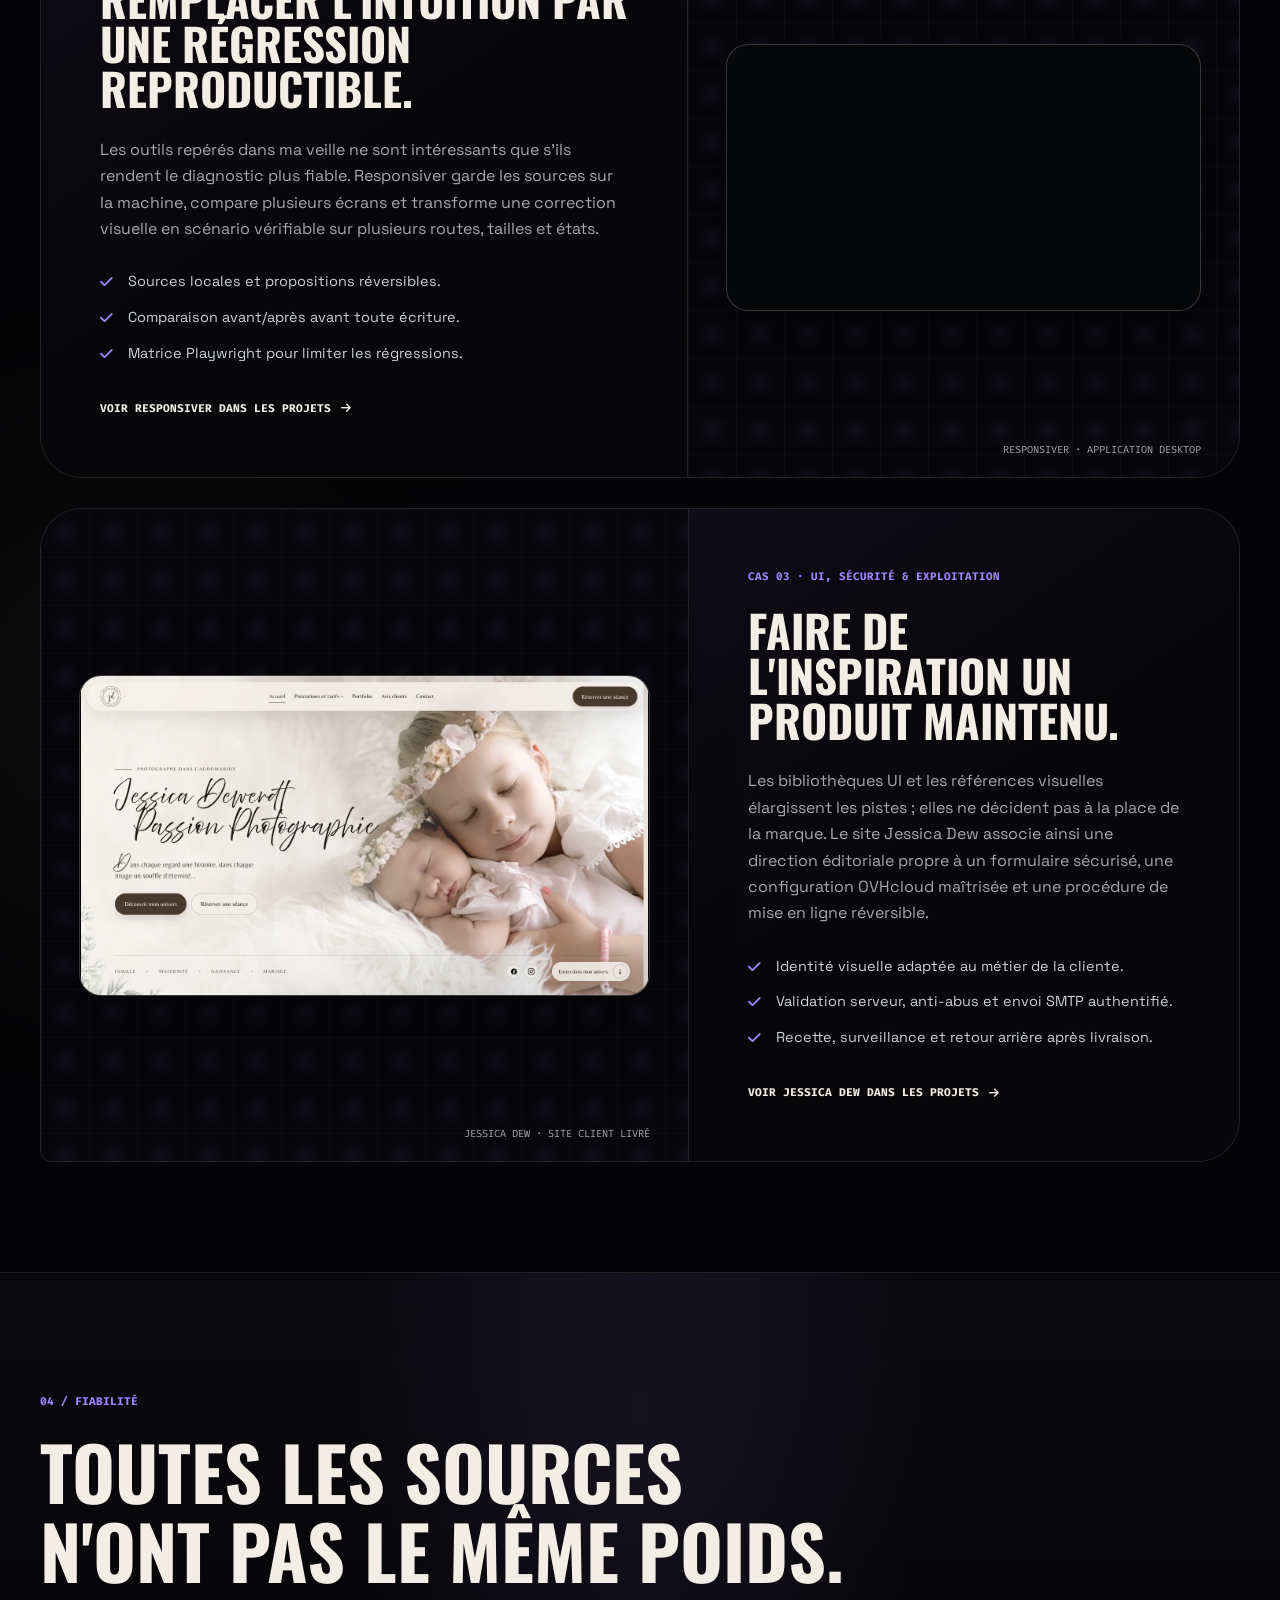
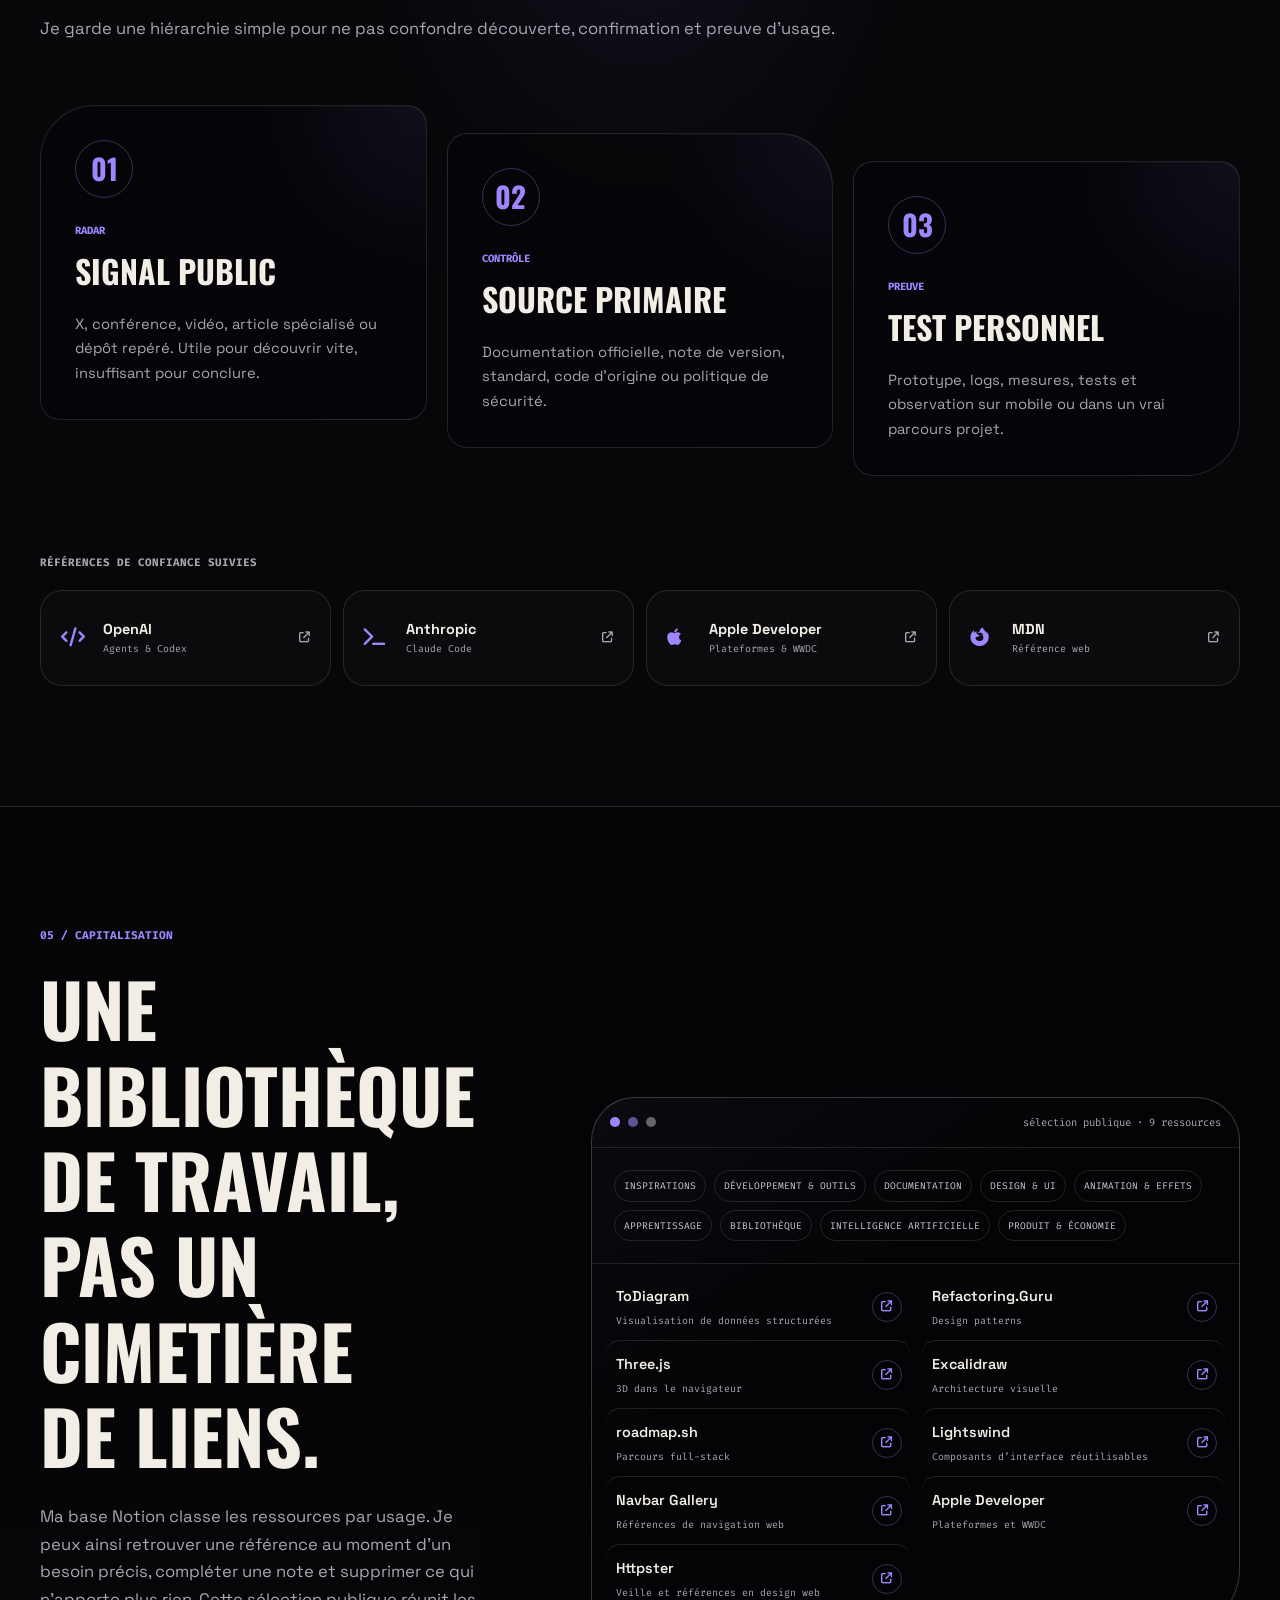
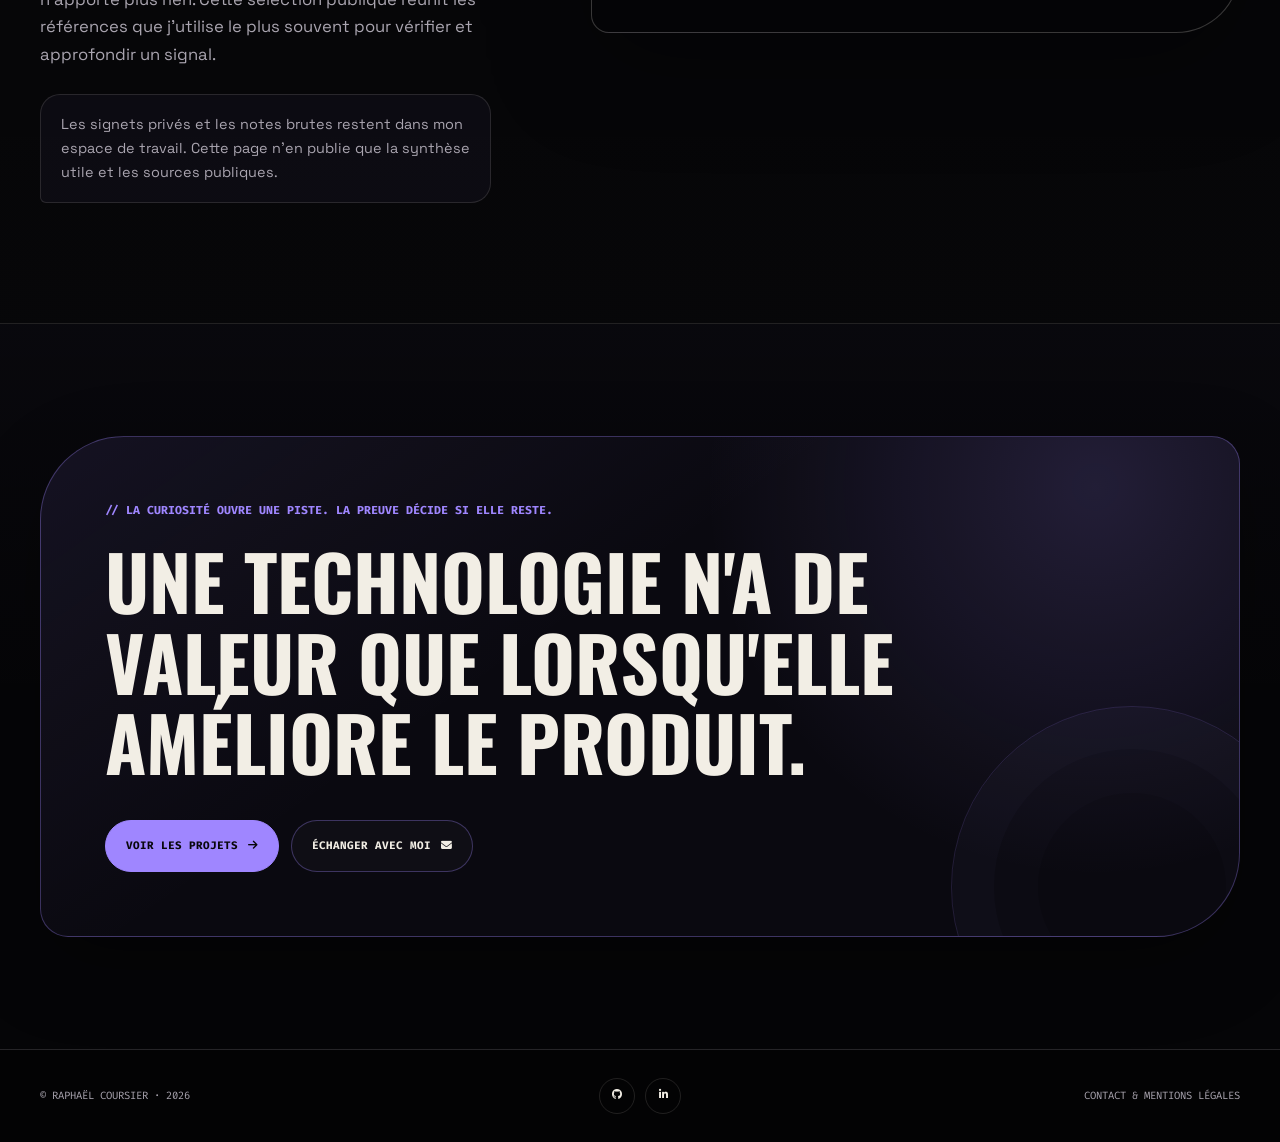
<file: veille.html>
<!DOCTYPE html>
<html lang="fr">
<head>
    <meta charset="UTF-8">
    <meta name="viewport" content="width=device-width, initial-scale=1.0">
    <meta name="description" content="Veille technologique de Raphaël Coursier : intelligence artificielle, développement web, interfaces, écosystème Apple et expérimentation produit.">
    <meta name="theme-color" content="#050709">
    <link rel="canonical" href="https://rfielbal.fr/veille.html">

    <meta property="og:type" content="website">
    <meta property="og:locale" content="fr_FR">
    <meta property="og:site_name" content="Portfolio de Raphaël Coursier">
    <meta property="og:title" content="Veille technologique · Raphaël Coursier">
    <meta property="og:description" content="Des signaux repérés, vérifiés, testés puis transformés en décisions concrètes.">
    <meta property="og:url" content="https://rfielbal.fr/veille.html">
    <meta property="og:image" content="https://rfielbal.fr/images/social/veille-technologique-og.jpg">
    <meta property="og:image:width" content="1200">
    <meta property="og:image:height" content="630">
    <meta property="og:image:type" content="image/jpeg">
    <meta property="og:image:alt" content="Veille technologique de Raphaël Coursier : signaux vérifiés, tests et décisions">
    <meta name="twitter:card" content="summary_large_image">
    <meta name="twitter:title" content="Veille technologique · Raphaël Coursier">
    <meta name="twitter:description" content="Des signaux repérés, vérifiés, testés puis transformés en décisions concrètes.">
    <meta name="twitter:image" content="https://rfielbal.fr/images/social/veille-technologique-og.jpg">
    <meta name="twitter:image:alt" content="Veille technologique de Raphaël Coursier : signaux vérifiés, tests et décisions">

    <title>Veille technologique · Raphaël Coursier</title>

    <script type="application/ld+json">
        {
            "@context": "https://schema.org",
            "@type": "CollectionPage",
            "@id": "https://rfielbal.fr/veille.html#page",
            "url": "https://rfielbal.fr/veille.html",
            "name": "Veille technologique · Raphaël Coursier",
            "description": "Veille technologique de Raphaël Coursier : intelligence artificielle, développement web, interfaces, écosystème Apple et expérimentation produit.",
            "inLanguage": "fr-FR",
            "isPartOf": {
                "@id": "https://rfielbal.fr/#website"
            },
            "author": {
                "@id": "https://rfielbal.fr/#raphael-coursier"
            },
            "about": [
                "Intelligence artificielle",
                "Développement web",
                "Interfaces utilisateur",
                "Écosystème Apple"
            ]
        }
    </script>

    <link rel="icon" type="image/webp" href="images/brand/brand-mark-128.webp">
    <link rel="preconnect" href="https://fonts.googleapis.com">
    <link rel="preconnect" href="https://fonts.gstatic.com" crossorigin>
    <link rel="preconnect" href="https://cdnjs.cloudflare.com" crossorigin>
    <link href="https://fonts.googleapis.com/css2?family=Fira+Code:wght@300;400;500;600&amp;family=Oswald:wght@400;500;600;700&amp;family=Space+Grotesk:wght@400;500;600;700&amp;display=swap" rel="stylesheet" referrerpolicy="no-referrer">
    <link rel="stylesheet" href="https://cdnjs.cloudflare.com/ajax/libs/font-awesome/6.6.0/css/all.min.css" integrity="sha512-Kc323vGBEqzTmouAECnVceyQqyqdsSiqLQISBL29aUW4U/M7pSPA/gEUZQqv1cwx4OnYxTxve5UMg5GT6L4JJg==" crossorigin="anonymous" referrerpolicy="no-referrer">
    <link rel="stylesheet" href="veille.css?v=nav-controls-20260813">
    <link rel="stylesheet" href="watch-navigation.css?v=nav-align-20261023">
    <script src="veille-bootstrap.js?v=production-hardening-20260823"></script>
</head>
<body>
    <a class="skip-link" href="#contenu">Aller au contenu</a>

    <div class="cursor" id="cursor" aria-hidden="true"></div>
    <div class="cursor-follower" id="cursor-follower" aria-hidden="true"></div>

    <div class="watch-grid" aria-hidden="true"></div>
    <div class="watch-lines" aria-hidden="true">
        <i></i>
        <i></i>
    </div>

    <header class="watch-header">
        <nav class="watch-nav" id="watch-nav" aria-label="Navigation principale">
            <a class="watch-brand" href="index.html#home" aria-label="Accueil — Raphaël Coursier">
                <img src="images/brand/brand-mark-128.webp" width="128" height="120" alt="" decoding="async">
                <span>RAPHAËL COURSIER</span>
            </a>

            <ul class="watch-nav-links">
                <li><a href="index.html#home">Accueil</a></li>
                <li><a href="index.html#manifesto">À propos</a></li>
                <li><a href="index.html#projects">Projets</a></li>
                <li><a href="index.html#savoir-faire">Savoir-faire</a></li>
                <li class="watch-switcher" data-watch-switcher>
                    <button class="watch-switcher-trigger is-current" type="button" aria-expanded="false" aria-controls="watch-switcher-panel-general">
                        <span>Veille</span>
                        <i class="fa-solid fa-chevron-down" aria-hidden="true"></i>
                    </button>
                    <div class="watch-switcher-panel" id="watch-switcher-panel-general" aria-hidden="true" inert>
                        <p class="watch-switcher-kicker">Choisir un parcours</p>
                        <a class="watch-switcher-option" href="veille.html" aria-current="page">
                            <span class="watch-switcher-index">01</span>
                            <span class="watch-switcher-copy"><strong>Veille générale</strong><small>IA, web, interfaces et outils</small></span>
                            <i class="fa-solid fa-arrow-right" aria-hidden="true"></i>
                        </a>
                        <a class="watch-switcher-option" href="veille-bts-sio.html">
                            <span class="watch-switcher-index">02</span>
                            <span class="watch-switcher-copy"><strong>Veille BTS SIO</strong><small>Cycle de vie des applications Apple</small></span>
                            <i class="fa-solid fa-arrow-right" aria-hidden="true"></i>
                        </a>
                    </div>
                </li>
                <li><a href="index.html#contact">Contact</a></li>
            </ul>

            <button class="watch-menu-button" id="watch-menu-button" type="button" aria-label="Ouvrir le menu" aria-expanded="false" aria-controls="watch-mobile-menu">
                <span>Menu</span>
                <i class="fa-solid fa-bars" aria-hidden="true"></i>
            </button>
        </nav>

        <div class="watch-mobile-menu" id="watch-mobile-menu" role="dialog" aria-modal="true" aria-label="Menu principal" aria-hidden="true">
            <button class="watch-menu-close" id="watch-menu-close" type="button" aria-label="Fermer le menu">
                <i class="fa-solid fa-xmark" aria-hidden="true"></i>
                <span>Fermer</span>
            </button>
            <nav aria-label="Navigation mobile">
                <a href="index.html#home">01. Accueil</a>
                <a href="index.html#manifesto">02. À propos</a>
                <a href="index.html#projects">03. Projets</a>
                <a href="index.html#savoir-faire">04. Savoir-faire</a>
                <a href="#top" aria-current="page">05. Veille générale</a>
                <a href="veille-bts-sio.html">06. Veille BTS SIO</a>
                <a href="index.html#contact">07. Contact</a>
            </nav>
        </div>
    </header>

    <nav class="watch-no-js-nav" aria-label="Navigation alternative">
        <a href="index.html#home">Accueil</a>
        <a href="#top" aria-current="page">Veille générale</a>
        <a href="veille-bts-sio.html">Veille BTS SIO</a>
        <a href="index.html#contact">Contact</a>
    </nav>

    <main id="contenu">
        <section class="watch-hero" id="top" aria-labelledby="watch-title">
            <div class="watch-container">
                <div class="watch-hero-meta" data-reveal>
                    <p><span class="status-light" aria-hidden="true"></span> Veille active</p>
                    <p>Dernière synthèse · 27 juillet 2026</p>
                </div>

                <h1 id="watch-title" data-reveal>
                    VEILLE
                    <span>TECHNOLOGIQUE</span>
                </h1>

                <div class="watch-hero-copy" data-reveal>
                    <p class="watch-hero-lead">
                        Je ne garde pas un sujet parce qu'il fait du bruit. Je pars d'un signal,
                        je remonte à la source, je le confronte au réel et je conserve seulement
                        ce qui améliore une décision, un produit ou ma façon de travailler.
                    </p>
                </div>

            </div>

            <div class="watch-hero-radar" data-watch-hero-radar aria-hidden="true">
                <span class="watch-radar-sweep"></span>
                <span class="watch-radar-ring watch-radar-ring--one"></span>
                <span class="watch-radar-ring watch-radar-ring--two"></span>
                <span class="watch-radar-ring watch-radar-ring--three"></span>
                <i class="watch-radar-cross watch-radar-cross--x"></i>
                <i class="watch-radar-cross watch-radar-cross--y"></i>
                <b></b>
            </div>
        </section>

        <section class="watch-section watch-method" id="methode" aria-labelledby="method-title">
            <div class="watch-container method-layout">
                <div class="section-heading method-intro" data-reveal>
                    <p class="section-kicker">01 / Ma méthode</p>
                    <h2 id="method-title">DE LA CURIOSITÉ À UNE DÉCISION UTILE.</h2>
                    <p>
                        X me sert de radar, pas de vérité. Une annonce, une démonstration ou un
                        fil de discussion déclenche une question ; la documentation, les limites et un essai
                        personnel déterminent ensuite si l'idée mérite d'entrer dans mon travail.
                    </p>
                    <blockquote>
                        Une republication signale un intérêt. Une veille commence lorsque je cherche
                        à comprendre, comparer et appliquer.
                    </blockquote>
                </div>

                <div class="method-track" id="method-track">
                    <i class="method-progress" id="method-progress" aria-hidden="true"></i>
                    <ol>
                        <li data-method-step data-reveal>
                            <span>01</span>
                            <div>
                                <p>Détection</p>
                                <h3>Repérer le signal faible</h3>
                                <p>Annonces d'éditeurs, démonstrations, discussions de développeurs, conférences et ressources partagées alimentent une première file de lecture.</p>
                            </div>
                        </li>
                        <li data-method-step data-reveal>
                            <span>02</span>
                            <div>
                                <p>Qualification</p>
                                <h3>Revenir à la source primaire</h3>
                                <p>Je vérifie l'annonce dans la documentation officielle, les notes de version, les standards ou le dépôt d'origine, puis je relève les limites et les prérequis.</p>
                            </div>
                        </li>
                        <li data-method-step data-reveal>
                            <span>03</span>
                            <div>
                                <p>Expérimentation</p>
                                <h3>Tester dans un contexte maîtrisé</h3>
                                <p>Prototype isolé, branche dédiée, comparaison avant/après, tests, comportement responsive, sécurité et confidentialité : l'idée doit résister à autre chose qu'une démo.</p>
                            </div>
                        </li>
                        <li data-method-step data-reveal>
                            <span>04</span>
                            <div>
                                <p>Capitalisation</p>
                                <h3>Transformer l'essai en décision</h3>
                                <p>J'intègre ce qui apporte une vraie valeur, je documente le choix dans Notion ou le projet, et j'écarte le reste sans forcer une technologie dans le produit.</p>
                            </div>
                        </li>
                    </ol>
                </div>
            </div>
        </section>

        <section class="watch-section watch-signals" id="signaux" aria-labelledby="signals-title">
            <div class="watch-container">
                <div class="section-heading section-heading-wide" data-reveal>
                    <p class="section-kicker">02 / Sélection récente</p>
                    <h2 id="signals-title">CE QUE JE SURVEILLE, ET POURQUOI.</h2>
                    <p>
                        Cette sélection ne reproduit pas mon fil X. Elle montre les questions
                        techniques que j'en retire, le niveau de confiance de chaque information
                        et l'action qui suit.
                    </p>
                </div>

                <div class="signal-toolbar" data-reveal>
                    <div class="signal-filters" role="group" aria-label="Filtrer les sujets de veille">
                        <button type="button" class="is-active" data-signal-filter="all" aria-pressed="true">Tous</button>
                        <button type="button" data-signal-filter="ia" aria-pressed="false">IA &amp; agents</button>
                        <button type="button" data-signal-filter="web" aria-pressed="false">Web &amp; UI</button>
                        <button type="button" data-signal-filter="apple" aria-pressed="false">Signaux Apple</button>
                        <button type="button" data-signal-filter="outils" aria-pressed="false">Outils</button>
                    </div>
                    <p id="signal-count" aria-live="polite">7 signaux affichés</p>
                </div>

                <div class="signal-grid">
                    <article class="signal-card signal-card--cyan" data-signal-card data-topics="ia outils" data-reveal>
                        <header>
                            <p><i class="fa-brands fa-x-twitter" aria-hidden="true"></i> OpenAI sur X</p>
                            <time datetime="2026-07-09">9 juillet 2026</time>
                        </header>
                        <h3>Les agents passent de la réponse à l'action.</h3>
                        <p>
                            Le signal : des agents annoncés capables d'agir dans des applications,
                            des fichiers et des tâches longues. La vraie question n'est pas seulement
                            leur puissance, mais le cadre qui rend leur travail contrôlable.
                        </p>
                        <dl class="signal-decision">
                            <div><dt>Je vérifie</dt><dd>Permissions, contexte, traces, limites et sécurité.</dd></div>
                            <div><dt>J'applique</dt><dd>Plan explicite, Git, tests et validation humaine avant livraison.</dd></div>
                        </dl>
                        <footer>
                            <a href="https://x.com/OpenAI/status/2075274271845404744" target="_blank" rel="noopener noreferrer">
                                Voir le signal <i class="fa-solid fa-arrow-up-right-from-square" aria-hidden="true"></i>
                            </a>
                            <a href="https://openai.com/index/running-codex-safely/" target="_blank" rel="noopener noreferrer">
                                Source officielle
                            </a>
                        </footer>
                    </article>

                    <article class="signal-card signal-card--violet" data-signal-card data-topics="ia apple outils" data-reveal>
                        <header>
                            <p><i class="fa-solid fa-compass" aria-hidden="true"></i> Aside</p>
                            <time datetime="2026-06-23">23 juin 2026</time>
                        </header>
                        <h3>Un navigateur agentique, local et orienté produit.</h3>
                        <p>
                            Le produit rapproche interface inspirée de l'écosystème Apple,
                            navigation par agent et promesse de traitement local chiffré. Ces
                            arguments m'intéressent, mais restent des déclarations de l'éditeur tant
                            que l'architecture et les flux réseau ne sont pas vérifiés par une source indépendante.
                        </p>
                        <dl class="signal-decision">
                            <div><dt>Je vérifie</dt><dd>Politique de données, permissions, stockage et appels distants.</dd></div>
                            <div><dt>J'observe</dt><dd>La manière dont l'IA est intégrée sans effacer l'interface.</dd></div>
                        </dl>
                        <footer>
                            <a href="https://x.com/hyojun_at/status/2069497198879048131" target="_blank" rel="noopener noreferrer">
                                Voir le signal <i class="fa-solid fa-arrow-up-right-from-square" aria-hidden="true"></i>
                            </a>
                            <span>Signal secondaire</span>
                        </footer>
                    </article>

                    <article class="signal-card signal-card--cyan" data-signal-card data-topics="ia web" data-reveal>
                        <header>
                            <p><i class="fa-solid fa-wand-magic-sparkles" aria-hidden="true"></i> Design assisté par LLM</p>
                            <time datetime="2026-07-26">26 juillet 2026</time>
                        </header>
                        <h3>L'IA comme partenaire d'exploration, pas comme directeur artistique.</h3>
                        <p>
                            Les modèles peuvent accélérer les variantes, la recherche de structure
                            et la formalisation d'un design system. Je garde cependant les décisions
                            de hiérarchie, de marque, d'accessibilité et de cohérence côté humain.
                        </p>
                        <dl class="signal-decision">
                            <div><dt>Je vérifie</dt><dd>Contraste, adaptation mobile, composants, états et performance réelle.</dd></div>
                            <div><dt>J'applique</dt><dd>Plusieurs pistes comparées, puis une direction assumée et nettoyée.</dd></div>
                        </dl>
                        <footer>
                            <a href="https://x.com/iFeyz2/status/2081445104506519752" target="_blank" rel="noopener noreferrer">
                                Voir la discussion <i class="fa-solid fa-arrow-up-right-from-square" aria-hidden="true"></i>
                            </a>
                            <span>Signal communautaire</span>
                        </footer>
                    </article>

                    <article class="signal-card signal-card--acid" data-signal-card data-topics="web outils" data-reveal>
                        <header>
                            <p><i class="fa-solid fa-wave-square" aria-hidden="true"></i> Motion web</p>
                            <time datetime="2026-07-02">2 juillet 2026</time>
                        </header>
                        <h3>Comprendre l'effet avant de le réutiliser.</h3>
                        <p>
                            Une animation impressionnante devient pertinente lorsqu'elle soutient
                            une transition, un retour d'état ou une hiérarchie. Je remonte au code,
                            isole le principe et vérifie son comportement sur mobile et avec
                            <code>prefers-reduced-motion</code>.
                        </p>
                        <dl class="signal-decision">
                            <div><dt>Je vérifie</dt><dd>Coût de rendu, continuité, focus et réduction des mouvements.</dd></div>
                            <div><dt>J'écarte</dt><dd>Tout effet qui ralentit la lecture ou masque une interaction.</dd></div>
                        </dl>
                        <footer>
                            <a href="https://x.com/iFeyz2/status/2072691442456162547" target="_blank" rel="noopener noreferrer">
                                Voir la ressource <i class="fa-solid fa-arrow-up-right-from-square" aria-hidden="true"></i>
                            </a>
                            <span>Code à examiner</span>
                        </footer>
                    </article>

                    <article class="signal-card signal-card--violet" data-signal-card data-topics="apple ia outils" data-reveal>
                        <header>
                            <p><i class="fa-brands fa-apple" aria-hidden="true"></i> Apple Developer</p>
                            <time datetime="2026-06-08">Du 8 au 12 juin 2026</time>
                        </header>
                        <h3>WWDC : plateformes, intelligence et qualité d'expérience.</h3>
                        <p>
                            Je suis l'écosystème Apple au-delà des annonces grand public :
                            SwiftUI, Safari, accessibilité, confidentialité, performance et
                            intelligence de code sont autant de signaux sur la manière dont les
                            usages et les outils de développement évoluent.
                        </p>
                        <dl class="signal-decision">
                            <div><dt>Je vérifie</dt><dd>Sessions développeurs, documentation et disponibilité réelle des API.</dd></div>
                            <div><dt>Je relie</dt><dd>Les choix de plateforme aux contraintes web, desktop et mobile.</dd></div>
                        </dl>
                        <footer>
                            <a href="https://developer.apple.com/wwdc26/" target="_blank" rel="noopener noreferrer">
                                Explorer WWDC26 <i class="fa-solid fa-arrow-up-right-from-square" aria-hidden="true"></i>
                            </a>
                            <span>Apple Developer</span>
                        </footer>
                    </article>

                    <article class="signal-card signal-card--cyan" data-signal-card data-topics="web" data-reveal>
                        <header>
                            <p><i class="fa-brands fa-firefox-browser" aria-hidden="true"></i> MDN Web Docs</p>
                            <time datetime="2026-07-27">Référence continue</time>
                        </header>
                        <h3>La performance fait partie de l'expérience.</h3>
                        <p>
                            Temps de chargement, réponse aux interactions, fluidité du scroll,
                            poids des médias et perception utilisateur se mesurent. MDN me sert de
                            base pour distinguer une interface spectaculaire d'une interface
                            réellement efficace.
                        </p>
                        <dl class="signal-decision">
                            <div><dt>Je vérifie</dt><dd>Chargement, rendu, médias, JavaScript et confort de navigation.</dd></div>
                            <div><dt>J'applique</dt><dd>Images adaptées, mouvements sobres et fonctionnalités progressives.</dd></div>
                        </dl>
                        <footer>
                            <a href="https://developer.mozilla.org/en-US/docs/Web/Performance" target="_blank" rel="noopener noreferrer">
                                Lire la référence <i class="fa-solid fa-arrow-up-right-from-square" aria-hidden="true"></i>
                            </a>
                            <span>Référence technique</span>
                        </footer>
                    </article>

                    <article class="signal-card signal-card--acid" data-signal-card data-topics="outils web" data-reveal>
                        <header>
                            <p><i class="fa-brands fa-github" aria-hidden="true"></i> Présentation open source</p>
                            <time datetime="2026-05-21">21 mai 2026</time>
                        </header>
                        <h3>Un dépôt doit aussi expliquer le produit.</h3>
                        <p>
                            Une animation dans un README peut attirer l'attention, mais la priorité
                            reste la compréhension : promesse, installation, captures utiles,
                            limites et état du projet. La forme doit renforcer la preuve, pas la remplacer.
                        </p>
                        <dl class="signal-decision">
                            <div><dt>Je vérifie</dt><dd>Compatibilité GitHub, poids, lisibilité et solution de repli.</dd></div>
                            <div><dt>J'applique</dt><dd>Une documentation centrée sur l'usage et la reproductibilité.</dd></div>
                        </dl>
                        <footer>
                            <a href="https://x.com/LottieFiles/status/2057280288997384685" target="_blank" rel="noopener noreferrer">
                                Voir le signal <i class="fa-solid fa-arrow-up-right-from-square" aria-hidden="true"></i>
                            </a>
                            <span>Présentation technique</span>
                        </footer>
                    </article>
                </div>
            </div>
        </section>

        <section class="watch-section watch-impact" id="impact" aria-labelledby="impact-title">
            <div class="watch-container">
                <div class="section-heading section-heading-wide" data-reveal>
                    <p class="section-kicker">03 / Du signal au produit</p>
                    <h2 id="impact-title">LA VEILLE LAISSE DES TRACES DANS LE CODE.</h2>
                    <p>
                        Je ne mesure pas ma veille au nombre de liens sauvegardés, mais aux choix
                        qu'elle rend plus précis. Voici trois endroits où cette méthode devient visible.
                    </p>
                </div>
            </div>

            <article class="impact-story" data-reveal>
                <div class="impact-visual">
                    <img src="images/projects/visionbuild/cover.webp" width="1600" height="1000" alt="Bureau VisionBuild réunissant les projets et leurs outils de travail" loading="lazy" decoding="async">
                    <p>VisionBuild · Projet personnel privé</p>
                </div>
                <div class="impact-copy">
                    <p class="impact-index">CAS 01 · IA, sécurité &amp; gouvernance</p>
                    <h3>ENCADRER L'AGENT, PAS SEULEMENT L'UTILISER.</h3>
                    <p>
                        Ma veille sur les agents de développement nourrit surtout une question de
                        contrôle. Dans VisionBuild, l’assistant intervient dans le contexte du
                        projet et ses propositions sont relues puis confirmées avant application.
                        La recette client est intégrée au même bureau pour conserver les retours
                        avec le travail concerné.
                    </p>
                    <ul>
                        <li><i class="fa-solid fa-check" aria-hidden="true"></i> Assistant intégré à l’espace de travail local et au projet sélectionné.</li>
                        <li><i class="fa-solid fa-check" aria-hidden="true"></i> Propositions visibles et confirmées avant leur application.</li>
                        <li><i class="fa-solid fa-check" aria-hidden="true"></i> Recette client et retours réunis dans le même projet.</li>
                    </ul>
                    <a href="index.html?projet=visionbuild#projects">Voir VisionBuild dans les projets <i class="fa-solid fa-arrow-right" aria-hidden="true"></i></a>
                </div>
            </article>

            <article class="impact-story impact-story--reverse" data-reveal>
                <div class="impact-visual">
                    <img src="images/projects/responsiver/cover.webp" width="1800" height="1012" alt="Studio multi-écrans de Responsiver" loading="lazy" decoding="async">
                    <p>Responsiver · Application desktop</p>
                </div>
                <div class="impact-copy">
                    <p class="impact-index">CAS 02 · Local-first &amp; validation</p>
                    <h3>REMPLACER L'INTUITION PAR UNE RÉGRESSION REPRODUCTIBLE.</h3>
                    <p>
                        Les outils repérés dans ma veille ne sont intéressants que s'ils rendent
                        le diagnostic plus fiable. Responsiver garde les sources sur la machine,
                        compare plusieurs écrans et transforme une correction visuelle en scénario
                        vérifiable sur plusieurs routes, tailles et états.
                    </p>
                    <ul>
                        <li><i class="fa-solid fa-check" aria-hidden="true"></i> Sources locales et propositions réversibles.</li>
                        <li><i class="fa-solid fa-check" aria-hidden="true"></i> Comparaison avant/après avant toute écriture.</li>
                        <li><i class="fa-solid fa-check" aria-hidden="true"></i> Matrice Playwright pour limiter les régressions.</li>
                    </ul>
                    <a href="index.html#projects">Voir Responsiver dans les projets <i class="fa-solid fa-arrow-right" aria-hidden="true"></i></a>
                </div>
            </article>

            <article class="impact-story" data-reveal>
                <div class="impact-visual">
                    <img src="images/projects/jessica-dew/cover.webp" width="1440" height="810" alt="Page d'accueil du site Jessica Dew Passion Photographie" loading="lazy" decoding="async">
                    <p>Jessica Dew · Site client livré</p>
                </div>
                <div class="impact-copy">
                    <p class="impact-index">CAS 03 · UI, sécurité &amp; exploitation</p>
                    <h3>FAIRE DE L'INSPIRATION UN PRODUIT MAINTENU.</h3>
                    <p>
                        Les bibliothèques UI et les références visuelles élargissent les pistes ;
                        elles ne décident pas à la place de la marque. Le site Jessica Dew associe
                        ainsi une direction éditoriale propre à un formulaire sécurisé, une
                        configuration OVHcloud maîtrisée et une procédure de mise en ligne réversible.
                    </p>
                    <ul>
                        <li><i class="fa-solid fa-check" aria-hidden="true"></i> Identité visuelle adaptée au métier de la cliente.</li>
                        <li><i class="fa-solid fa-check" aria-hidden="true"></i> Validation serveur, anti-abus et envoi SMTP authentifié.</li>
                        <li><i class="fa-solid fa-check" aria-hidden="true"></i> Recette, surveillance et retour arrière après livraison.</li>
                    </ul>
                    <a href="index.html#projects">Voir Jessica Dew dans les projets <i class="fa-solid fa-arrow-right" aria-hidden="true"></i></a>
                </div>
            </article>
        </section>

        <section class="watch-section watch-sources" id="sources" aria-labelledby="sources-title">
            <div class="watch-container">
                <div class="section-heading section-heading-wide" data-reveal>
                    <p class="section-kicker">04 / Fiabilité</p>
                    <h2 id="sources-title">TOUTES LES SOURCES N'ONT PAS LE MÊME POIDS.</h2>
                    <p>
                        Je garde une hiérarchie simple pour ne pas confondre découverte,
                        confirmation et preuve d'usage.
                    </p>
                </div>

                <ol class="source-levels">
                    <li data-reveal>
                        <span>01</span>
                        <p>Radar</p>
                        <h3>Signal public</h3>
                        <p>X, conférence, vidéo, article spécialisé ou dépôt repéré. Utile pour découvrir vite, insuffisant pour conclure.</p>
                    </li>
                    <li data-reveal>
                        <span>02</span>
                        <p>Contrôle</p>
                        <h3>Source primaire</h3>
                        <p>Documentation officielle, note de version, standard, code d'origine ou politique de sécurité.</p>
                    </li>
                    <li data-reveal>
                        <span>03</span>
                        <p>Preuve</p>
                        <h3>Test personnel</h3>
                        <p>Prototype, logs, mesures, tests et observation sur mobile ou dans un vrai parcours projet.</p>
                    </li>
                </ol>

                <div class="official-sources" data-reveal>
                    <p>Références de confiance suivies</p>
                    <div>
                        <a href="https://openai.com/index/introducing-the-codex-app/" target="_blank" rel="noopener noreferrer">
                            <i class="fa-solid fa-code" aria-hidden="true"></i>
                            <span><strong>OpenAI</strong><small>Agents &amp; Codex</small></span>
                            <i class="fa-solid fa-arrow-up-right-from-square" aria-hidden="true"></i>
                        </a>
                        <a href="https://docs.anthropic.com/en/docs/claude-code/overview" target="_blank" rel="noopener noreferrer">
                            <i class="fa-solid fa-terminal" aria-hidden="true"></i>
                            <span><strong>Anthropic</strong><small>Claude Code</small></span>
                            <i class="fa-solid fa-arrow-up-right-from-square" aria-hidden="true"></i>
                        </a>
                        <a href="https://developer.apple.com/wwdc26/" target="_blank" rel="noopener noreferrer">
                            <i class="fa-brands fa-apple" aria-hidden="true"></i>
                            <span><strong>Apple Developer</strong><small>Plateformes &amp; WWDC</small></span>
                            <i class="fa-solid fa-arrow-up-right-from-square" aria-hidden="true"></i>
                        </a>
                        <a href="https://developer.mozilla.org/en-US/" target="_blank" rel="noopener noreferrer">
                            <i class="fa-brands fa-firefox-browser" aria-hidden="true"></i>
                            <span><strong>MDN</strong><small>Référence web</small></span>
                            <i class="fa-solid fa-arrow-up-right-from-square" aria-hidden="true"></i>
                        </a>
                    </div>
                </div>
            </div>
        </section>

        <section class="watch-section watch-library" id="bibliotheque" aria-labelledby="library-title">
            <div class="watch-container library-layout">
                <div class="section-heading" data-reveal>
                    <p class="section-kicker">05 / Capitalisation</p>
                    <h2 id="library-title">UNE BIBLIOTHÈQUE DE TRAVAIL, PAS UN CIMETIÈRE DE LIENS.</h2>
                    <p>
                        Ma base Notion classe les ressources par usage. Je peux ainsi retrouver une
                        référence au moment d'un besoin précis, compléter une note et supprimer ce
                        qui n'apporte plus rien. Cette sélection publique réunit les références que
                        j'utilise le plus souvent pour vérifier et approfondir un signal.
                    </p>
                    <p class="library-note">
                        Les signets privés et les notes brutes restent dans mon espace de travail.
                        Cette page n'en publie que la synthèse utile et les sources publiques.
                    </p>
                </div>

                <div class="library-console" data-reveal>
                    <div class="library-console-head">
                        <span></span><span></span><span></span>
                        <p>sélection publique · 9 ressources</p>
                    </div>
                    <div class="library-topics" aria-label="Axes de classement">
                        <span>Inspirations</span>
                        <span>Développement &amp; outils</span>
                        <span>Documentation</span>
                        <span>Design &amp; UI</span>
                        <span>Animation &amp; effets</span>
                        <span>Apprentissage</span>
                        <span>Bibliothèque</span>
                        <span>Intelligence artificielle</span>
                        <span>Produit &amp; économie</span>
                    </div>
                    <ul class="library-links">
                        <li><a href="https://todiagram.com/editor" target="_blank" rel="noopener noreferrer"><span>ToDiagram</span><small>Visualisation de données structurées</small><i class="fa-solid fa-arrow-up-right-from-square" aria-hidden="true"></i></a></li>
                        <li><a href="https://refactoring.guru/fr/design-patterns" target="_blank" rel="noopener noreferrer"><span>Refactoring.Guru</span><small>Design patterns</small><i class="fa-solid fa-arrow-up-right-from-square" aria-hidden="true"></i></a></li>
                        <li><a href="https://threejs.org/" target="_blank" rel="noopener noreferrer"><span>Three.js</span><small>3D dans le navigateur</small><i class="fa-solid fa-arrow-up-right-from-square" aria-hidden="true"></i></a></li>
                        <li><a href="https://excalidraw.com/" target="_blank" rel="noopener noreferrer"><span>Excalidraw</span><small>Architecture visuelle</small><i class="fa-solid fa-arrow-up-right-from-square" aria-hidden="true"></i></a></li>
                        <li><a href="https://roadmap.sh/full-stack" target="_blank" rel="noopener noreferrer"><span>roadmap.sh</span><small>Parcours full-stack</small><i class="fa-solid fa-arrow-up-right-from-square" aria-hidden="true"></i></a></li>
                        <li><a href="https://lightswind.com/components" target="_blank" rel="noopener noreferrer"><span>Lightswind</span><small>Composants d’interface réutilisables</small><i class="fa-solid fa-arrow-up-right-from-square" aria-hidden="true"></i></a></li>
                        <li><a href="https://navbar.gallery" target="_blank" rel="noopener noreferrer"><span>Navbar Gallery</span><small>Références de navigation web</small><i class="fa-solid fa-arrow-up-right-from-square" aria-hidden="true"></i></a></li>
                        <li><a href="https://developer.apple.com/wwdc26/" target="_blank" rel="noopener noreferrer"><span>Apple Developer</span><small>Plateformes et WWDC</small><i class="fa-solid fa-arrow-up-right-from-square" aria-hidden="true"></i></a></li>
                        <li><a href="https://httpster.net" target="_blank" rel="noopener noreferrer"><span>Httpster</span><small>Veille et références en design web</small><i class="fa-solid fa-arrow-up-right-from-square" aria-hidden="true"></i></a></li>
                    </ul>
                </div>
            </div>
        </section>

        <section class="watch-closing" aria-labelledby="closing-title">
            <div class="watch-container" data-reveal>
                <p>// La curiosité ouvre une piste. La preuve décide si elle reste.</p>
                <h2 id="closing-title">UNE TECHNOLOGIE N'A DE VALEUR QUE LORSQU'ELLE AMÉLIORE LE PRODUIT.</h2>
                <div>
                    <a class="button-primary" href="index.html#projects">Voir les projets <i class="fa-solid fa-arrow-right" aria-hidden="true"></i></a>
                    <a class="button-secondary" href="mailto:contact@rfielbal.fr">Échanger avec moi <i class="fa-solid fa-envelope" aria-hidden="true"></i></a>
                </div>
            </div>
        </section>
    </main>

    <footer class="watch-footer">
        <div class="watch-container">
            <p>© Raphaël Coursier · <time data-current-year datetime="2026">2026</time></p>
            <div>
                <a href="https://github.com/rfielbal" target="_blank" rel="noopener noreferrer" aria-label="Profil GitHub de Raphaël Coursier"><i class="fa-brands fa-github" aria-hidden="true"></i></a>
                <a href="https://www.linkedin.com/in/raphaël-coursier" target="_blank" rel="noopener noreferrer" aria-label="Profil LinkedIn de Raphaël Coursier"><i class="fa-brands fa-linkedin-in" aria-hidden="true"></i></a>
            </div>
            <a href="index.html#contact">Contact &amp; mentions légales</a>
        </div>
    </footer>

    <script src="smooth-scroll.js?v=ux-coherence-20260801"></script>
    <script src="watch-navigation.js?v=watch-paths-20260905"></script>
    <script src="veille.js?v=ux-radar-20260802"></script>
</body>
</html>
</file>
<file: demos/aether-core/assets/index-Cc2K5F3M.css>
:root{--lightningcss-light: ;--lightningcss-dark:initial;color-scheme:dark;--bg:#070808;--panel:#101212d1;--panel-strong:#1a1d1deb;--line:#e8efee26;--text:#eef5f3;--muted:#93a29f;--cyan:#46e0d2;--green:#71e88b;--amber:#f0c45c;--red:#ff6b6b;--shadow:#0000006b;font-family:Inter,ui-sans-serif,system-ui,-apple-system,BlinkMacSystemFont,Segoe UI,sans-serif}*{box-sizing:border-box}[hidden]{display:none!important}html,body{height:100%}body{background:linear-gradient(#ffffff06 1px, transparent 1px), linear-gradient(90deg, #ffffff06 1px, transparent 1px), var(--bg);color:var(--text);background-size:42px 42px;margin:0;overflow:hidden}button,input{font:inherit}button{border:0}button:disabled{cursor:not-allowed;opacity:.58}.app-shell{isolation:isolate;min-height:100%;position:relative}.viewport{touch-action:none;background:radial-gradient(circle at 50% 42%,#46e0d214,#0000 38%),#070808;position:fixed;inset:0}.viewport canvas{width:100%;height:100%;display:block}.viewport:after{pointer-events:none;content:"";background:linear-gradient(90deg,#07080899,#0000 22% 78%,#070808ad),linear-gradient(#0708086b,#0000 24%,#0708089e);position:absolute;inset:0}.topbar{z-index:5;pointer-events:none;justify-content:space-between;align-items:flex-start;gap:24px;display:flex;position:fixed;top:24px;left:28px;right:28px}.eyebrow{color:var(--cyan);letter-spacing:.16em;text-transform:uppercase;margin:0 0 6px;font-size:12px;font-weight:800}h1{letter-spacing:0;margin:0;font-size:clamp(28px,4.2vw,64px);line-height:.95}.system-status{flex-wrap:wrap;justify-content:flex-end;gap:8px;max-width:420px;display:flex}.status-chip{border:1px solid var(--line);min-height:34px;box-shadow:0 12px 26px var(--shadow);color:var(--muted);text-transform:uppercase;background:#080909b8;border-radius:6px;align-items:center;padding:8px 12px;font-size:12px;font-weight:700;display:inline-flex}.status-chip:before{content:"";background:currentColor;border-radius:50%;width:8px;height:8px;margin-right:8px}.status-chip.is-ready{color:var(--green)}.status-chip.is-busy,.status-chip.is-warn{color:var(--amber)}.status-chip.is-error{color:var(--red)}.tool-panel,.tracking-panel{z-index:6;border:1px solid var(--line);background:var(--panel);box-shadow:0 22px 60px var(--shadow);-webkit-backdrop-filter:blur(18px);backdrop-filter:blur(18px);border-radius:8px;position:fixed}.tool-panel{width:min(360px,100vw - 56px);top:116px;bottom:28px;left:28px;overflow-y:auto}.panel-section{padding:14px 18px}.panel-section+.panel-section{border-top:1px solid var(--line)}.section-header{justify-content:space-between;align-items:baseline;gap:16px;margin-bottom:14px;display:flex}.section-header span,.metric-grid span{color:var(--muted);text-transform:uppercase;font-size:11px;font-weight:800}.section-header strong{max-width:190px;color:var(--text);text-align:right;text-overflow:ellipsis;white-space:nowrap;font-size:13px;overflow:hidden}#fileInput{display:none}.button-stack{grid-template-columns:1fr;gap:8px;display:grid}.action-button,.icon-button,.segmented-control button{border:1px solid var(--line);min-height:40px;color:var(--text);cursor:pointer;background:#ffffff0a;border-radius:6px;font-weight:800;transition:transform .16s,border-color .16s,background .16s,color .16s}.action-button{text-align:left;width:100%;padding:0 14px}.action-button.is-primary{color:var(--cyan);background:#46e0d221;border-color:#46e0d299}.action-button:hover,.action-button.is-hand-hover,.icon-button:hover,.icon-button.is-active,.segmented-control button:hover{border-color:var(--cyan);color:var(--text);background:#46e0d229;transform:translateY(-1px)}.segmented-control{border:1px solid var(--line);background:#0000003d;border-radius:8px;grid-template-columns:repeat(3,minmax(0,1fr));gap:6px;padding:4px;display:grid}.segmented-control button{border-color:#0000;min-width:0;min-height:36px;padding:0 8px;font-size:12px}.segmented-control button.is-selected{background:var(--cyan);color:#031110}.metric-grid{grid-template-columns:repeat(2,minmax(0,1fr));gap:8px;margin-top:12px;display:grid}.metric-grid div{border:1px solid var(--line);background:#ffffff09;border-radius:6px;min-height:52px;padding:10px}.metric-grid strong{text-overflow:ellipsis;white-space:nowrap;margin-top:5px;font-size:17px;line-height:1.1;display:block;overflow:hidden}.tracking-panel{width:260px;padding:10px;bottom:28px;right:28px}#cameraPreview{aspect-ratio:16/10;border:1px solid var(--line);object-fit:cover;background:#101212;border-radius:6px;width:100%;display:block;transform:scaleX(-1)}.tracking-actions{grid-template-columns:1fr 1fr;gap:8px;margin-top:10px;display:grid}.icon-button{text-align:center;padding:0 10px;font-size:12px}.gesture-strip{grid-template-columns:repeat(3,minmax(0,1fr));gap:6px;margin-top:10px;display:grid}.gesture-strip span{border:1px solid var(--line);min-height:28px;color:var(--muted);text-align:center;text-transform:uppercase;border-radius:6px;padding-top:7px;font-size:11px;font-weight:900}.gesture-strip span.is-active{border-color:var(--amber);color:var(--amber);background:#f0c45c1c}.hand-cursor{z-index:20;border:2px solid var(--cyan);pointer-events:none;border-radius:50%;width:54px;height:54px;margin:-27px 0 0 -27px;transition:width .12s,height .12s,margin .12s,border-color .12s,background .12s;position:fixed;box-shadow:0 0 24px #46e0d25c}.hand-cursor span{background:var(--text);border-radius:50%;width:5px;height:5px;position:absolute;inset:50% auto auto 50%;transform:translate(-50%,-50%)}.hand-cursor.is-fist{border-color:var(--red);background:#ff6b6b2e;width:24px;height:24px;margin:-12px 0 0 -12px}.hand-cursor.is-open{border-style:dashed;border-color:var(--green)}.hand-cursor.is-pinch{border-color:var(--amber);background:#f0c45c2e;width:32px;height:32px;margin:-16px 0 0 -16px}.hand-cursor.is-hover{border-color:var(--green);background:#71e88b2e}.drag-overlay{z-index:30;border:2px dashed var(--cyan);color:var(--cyan);text-transform:uppercase;-webkit-backdrop-filter:blur(8px);backdrop-filter:blur(8px);background:#070808c2;border-radius:10px;place-items:center;font-size:clamp(28px,6vw,92px);font-weight:900;display:grid;position:fixed;inset:22px}.toast{z-index:40;border:1px solid var(--line);background:var(--panel-strong);max-width:min(560px,100vw - 48px);box-shadow:0 18px 48px var(--shadow);color:var(--text);border-radius:6px;padding:12px 16px;font-size:14px;position:fixed;bottom:30px;left:50%;transform:translate(-50%)}@media (width<=860px){body{overflow:auto}.app-shell{min-height:100svh;padding:18px}.viewport{position:fixed}.topbar,.tool-panel,.tracking-panel{width:100%;position:relative;inset:auto}.topbar{pointer-events:auto;margin-bottom:24px;display:block}.system-status{justify-content:flex-start;margin-top:14px}.tool-panel{margin-top:36svh}.tracking-panel{margin-top:14px}h1{max-width:12ch}}
</file>
<file: demos/cooking-ninja/assets/index-CcCWY_8d.css>
.demo-label{max-width:18rem;color:#e7dec8;font-size:.78rem;font-weight:600;text-align:right}.demo-controls{max-width:27rem;color:#d3d6c9;line-height:1.5;font-size:.9rem}.demo-atelier-note{color:#c0d2b8;font-size:.75rem;line-height:1.5;margin-top:.7rem}@media(max-width:600px){.demo-label{max-width:9rem;font-size:.65rem}}@font-face{font-family:Outfit;font-style:normal;font-display:swap;font-weight:400;src:url(./outfit-latin-ext-400-normal-5tcqmc2S.woff2) format("woff2"),url(./outfit-latin-ext-400-normal-DHm7mdGe.woff) format("woff");unicode-range:U+0100-02BA,U+02BD-02C5,U+02C7-02CC,U+02CE-02D7,U+02DD-02FF,U+0304,U+0308,U+0329,U+1D00-1DBF,U+1E00-1E9F,U+1EF2-1EFF,U+2020,U+20A0-20AB,U+20AD-20C0,U+2113,U+2C60-2C7F,U+A720-A7FF}@font-face{font-family:Outfit;font-style:normal;font-display:swap;font-weight:400;src:url(./outfit-latin-400-normal-BGsTXAXT.woff2) format("woff2"),url(./outfit-latin-400-normal-DMwTpYkH.woff) format("woff");unicode-range:U+0000-00FF,U+0131,U+0152-0153,U+02BB-02BC,U+02C6,U+02DA,U+02DC,U+0304,U+0308,U+0329,U+2000-206F,U+20AC,U+2122,U+2191,U+2193,U+2212,U+2215,U+FEFF,U+FFFD}@font-face{font-family:Outfit;font-style:normal;font-display:swap;font-weight:500;src:url(./outfit-latin-ext-500-normal-zeox_O30.woff2) format("woff2"),url(./outfit-latin-ext-500-normal-DrCvqoFD.woff) format("woff");unicode-range:U+0100-02BA,U+02BD-02C5,U+02C7-02CC,U+02CE-02D7,U+02DD-02FF,U+0304,U+0308,U+0329,U+1D00-1DBF,U+1E00-1E9F,U+1EF2-1EFF,U+2020,U+20A0-20AB,U+20AD-20C0,U+2113,U+2C60-2C7F,U+A720-A7FF}@font-face{font-family:Outfit;font-style:normal;font-display:swap;font-weight:500;src:url(./outfit-latin-500-normal-DKnIMDSk.woff2) format("woff2"),url(./outfit-latin-500-normal-ClnHRwRh.woff) format("woff");unicode-range:U+0000-00FF,U+0131,U+0152-0153,U+02BB-02BC,U+02C6,U+02DA,U+02DC,U+0304,U+0308,U+0329,U+2000-206F,U+20AC,U+2122,U+2191,U+2193,U+2212,U+2215,U+FEFF,U+FFFD}@font-face{font-family:Outfit;font-style:normal;font-display:swap;font-weight:600;src:url(./outfit-latin-ext-600-normal-B85nYjL1.woff2) format("woff2"),url(./outfit-latin-ext-600-normal-CWJcPgd7.woff) format("woff");unicode-range:U+0100-02BA,U+02BD-02C5,U+02C7-02CC,U+02CE-02D7,U+02DD-02FF,U+0304,U+0308,U+0329,U+1D00-1DBF,U+1E00-1E9F,U+1EF2-1EFF,U+2020,U+20A0-20AB,U+20AD-20C0,U+2113,U+2C60-2C7F,U+A720-A7FF}@font-face{font-family:Outfit;font-style:normal;font-display:swap;font-weight:600;src:url(./outfit-latin-600-normal-B7SfZ07L.woff2) format("woff2"),url(./outfit-latin-600-normal-BEfTtDA7.woff) format("woff");unicode-range:U+0000-00FF,U+0131,U+0152-0153,U+02BB-02BC,U+02C6,U+02DA,U+02DC,U+0304,U+0308,U+0329,U+2000-206F,U+20AC,U+2122,U+2191,U+2193,U+2212,U+2215,U+FEFF,U+FFFD}@font-face{font-family:Outfit;font-style:normal;font-display:swap;font-weight:700;src:url(./outfit-latin-ext-700-normal-CI4iH74K.woff2) format("woff2"),url(./outfit-latin-ext-700-normal-fjS8-Gm7.woff) format("woff");unicode-range:U+0100-02BA,U+02BD-02C5,U+02C7-02CC,U+02CE-02D7,U+02DD-02FF,U+0304,U+0308,U+0329,U+1D00-1DBF,U+1E00-1E9F,U+1EF2-1EFF,U+2020,U+20A0-20AB,U+20AD-20C0,U+2113,U+2C60-2C7F,U+A720-A7FF}@font-face{font-family:Outfit;font-style:normal;font-display:swap;font-weight:700;src:url(./outfit-latin-700-normal-Cu9v6i1X.woff2) format("woff2"),url(./outfit-latin-700-normal-D4itBLBr.woff) format("woff");unicode-range:U+0000-00FF,U+0131,U+0152-0153,U+02BB-02BC,U+02C6,U+02DA,U+02DC,U+0304,U+0308,U+0329,U+2000-206F,U+20AC,U+2122,U+2191,U+2193,U+2212,U+2215,U+FEFF,U+FFFD}@font-face{font-family:Outfit;font-style:normal;font-display:swap;font-weight:800;src:url(./outfit-latin-ext-800-normal-DRv2ic_2.woff2) format("woff2"),url(./outfit-latin-ext-800-normal-DyhPHUt-.woff) format("woff");unicode-range:U+0100-02BA,U+02BD-02C5,U+02C7-02CC,U+02CE-02D7,U+02DD-02FF,U+0304,U+0308,U+0329,U+1D00-1DBF,U+1E00-1E9F,U+1EF2-1EFF,U+2020,U+20A0-20AB,U+20AD-20C0,U+2113,U+2C60-2C7F,U+A720-A7FF}@font-face{font-family:Outfit;font-style:normal;font-display:swap;font-weight:800;src:url(./outfit-latin-800-normal-CQna6-G7.woff2) format("woff2"),url(./outfit-latin-800-normal-BRHLSPcU.woff) format("woff");unicode-range:U+0000-00FF,U+0131,U+0152-0153,U+02BB-02BC,U+02C6,U+02DA,U+02DC,U+0304,U+0308,U+0329,U+2000-206F,U+20AC,U+2122,U+2191,U+2193,U+2212,U+2215,U+FEFF,U+FFFD}@font-face{font-family:DM Sans;font-style:normal;font-display:swap;font-weight:400;src:url(./dm-sans-latin-ext-400-normal-BtiwyxMk.woff2) format("woff2"),url(./dm-sans-latin-ext-400-normal-BjWJ59Pq.woff) format("woff");unicode-range:U+0100-02BA,U+02BD-02C5,U+02C7-02CC,U+02CE-02D7,U+02DD-02FF,U+0304,U+0308,U+0329,U+1D00-1DBF,U+1E00-1E9F,U+1EF2-1EFF,U+2020,U+20A0-20AB,U+20AD-20C0,U+2113,U+2C60-2C7F,U+A720-A7FF}@font-face{font-family:DM Sans;font-style:normal;font-display:swap;font-weight:400;src:url(./dm-sans-latin-400-normal-CW0RaeGs.woff2) format("woff2"),url(./dm-sans-latin-400-normal-BwCSEQnW.woff) format("woff");unicode-range:U+0000-00FF,U+0131,U+0152-0153,U+02BB-02BC,U+02C6,U+02DA,U+02DC,U+0304,U+0308,U+0329,U+2000-206F,U+20AC,U+2122,U+2191,U+2193,U+2212,U+2215,U+FEFF,U+FFFD}@font-face{font-family:DM Sans;font-style:normal;font-display:swap;font-weight:500;src:url(./dm-sans-latin-ext-500-normal-BJfUCQsA.woff2) format("woff2"),url(./dm-sans-latin-ext-500-normal-DR84L5F-.woff) format("woff");unicode-range:U+0100-02BA,U+02BD-02C5,U+02C7-02CC,U+02CE-02D7,U+02DD-02FF,U+0304,U+0308,U+0329,U+1D00-1DBF,U+1E00-1E9F,U+1EF2-1EFF,U+2020,U+20A0-20AB,U+20AD-20C0,U+2113,U+2C60-2C7F,U+A720-A7FF}@font-face{font-family:DM Sans;font-style:normal;font-display:swap;font-weight:500;src:url(./dm-sans-latin-500-normal-B9HHJjqV.woff2) format("woff2"),url(./dm-sans-latin-500-normal-Dr3UlScf.woff) format("woff");unicode-range:U+0000-00FF,U+0131,U+0152-0153,U+02BB-02BC,U+02C6,U+02DA,U+02DC,U+0304,U+0308,U+0329,U+2000-206F,U+20AC,U+2122,U+2191,U+2193,U+2212,U+2215,U+FEFF,U+FFFD}@font-face{font-family:DM Sans;font-style:normal;font-display:swap;font-weight:600;src:url(./dm-sans-latin-ext-600-normal-4vooXBpG.woff2) format("woff2"),url(./dm-sans-latin-ext-600-normal-DRtaDpgU.woff) format("woff");unicode-range:U+0100-02BA,U+02BD-02C5,U+02C7-02CC,U+02CE-02D7,U+02DD-02FF,U+0304,U+0308,U+0329,U+1D00-1DBF,U+1E00-1E9F,U+1EF2-1EFF,U+2020,U+20A0-20AB,U+20AD-20C0,U+2113,U+2C60-2C7F,U+A720-A7FF}@font-face{font-family:DM Sans;font-style:normal;font-display:swap;font-weight:600;src:url(./dm-sans-latin-600-normal-Aqo67rzb.woff2) format("woff2"),url(./dm-sans-latin-600-normal-BmdmIIQ2.woff) format("woff");unicode-range:U+0000-00FF,U+0131,U+0152-0153,U+02BB-02BC,U+02C6,U+02DA,U+02DC,U+0304,U+0308,U+0329,U+2000-206F,U+20AC,U+2122,U+2191,U+2193,U+2212,U+2215,U+FEFF,U+FFFD}:root{font-family:DM Sans,sans-serif;color:#253d2c;background:#f9f7ef;font-synthesis:none;text-rendering:optimizeLegibility;-webkit-font-smoothing:antialiased;font-weight:400;--green: #244d36;--orange: #e98648;--cream: #f9f7ef;--muted: #788074;--border: #e4e6da}*{box-sizing:border-box}body{margin:0}button,input{font:inherit}button,a{-webkit-tap-highlight-color:transparent}button{cursor:pointer}button{color:inherit}button:disabled{cursor:not-allowed;opacity:.45}button:focus-visible,a:focus-visible,input:focus-visible,summary:focus-visible{outline:3px solid #e98648;outline-offset:5px}button{border:0}a{color:inherit}h1,h2,h3,p{margin:0}h1,h2,h3{font-family:Outfit,sans-serif;font-weight:600}button{touch-action:manipulation}::selection{background:#edd5b5;color:var(--green)}.app{max-width:1680px;margin:auto;padding:0 64px}.view-home{overflow-x:clip}.site-header{height:108px;display:flex;align-items:center;justify-content:space-between;border-bottom:1px solid var(--border);gap:26px}.brand{display:flex;align-items:center;gap:9px;background:none;padding:0;font:700 27px Outfit,sans-serif;letter-spacing:-1px;white-space:nowrap}.brand-accent{color:#66835a}.brand i{font-size:10px;font-style:normal;align-self:flex-start;vertical-align:top;margin:5px 0 0 3px;display:inline-block}.brand-icon{width:41px;height:46px;position:relative;display:grid;place-items:center;background:var(--green);border-radius:14px;color:#fff8e9}.ninja-eyes{position:absolute;bottom:7px;background:var(--green);height:11px;line-height:9px;width:24px;font-weight:700;font-size:24px;text-align:center;color:#fff8e9}.site-header nav{display:flex;gap:30px;align-items:center;margin-left:auto;margin-right:auto}.site-header nav button{background:none;padding:12px 0;font-size:13px;color:#727b6e;position:relative;font-weight:500;white-space:nowrap}.site-header nav button.active{color:var(--green)}.site-header nav button.active:after{content:"";width:5px;height:5px;border-radius:50%;background:var(--orange);position:absolute;bottom:0;left:50%}.site-header nav span{margin-left:5px;color:var(--green)}.header-actions{display:flex;align-items:center;gap:14px}.connect-button{display:flex;align-items:center;gap:8px;padding:12px 15px;border:1px solid #cbd5c1;border-radius:8px;background:transparent;font-size:12px;font-weight:600;white-space:nowrap}.connect-button i{width:6px;height:6px;border-radius:50%;background:#adb2a4;margin-left:7px}.connect-button.is-connected i{background:#6c9b44;box-shadow:0 0 0 4px #dbe8cc}.icon-button{width:36px;height:36px;display:inline-grid;place-items:center;border-radius:50%;background:transparent;flex-shrink:0}.icon-button:hover{background:#e9ecdf}.hero{position:relative;display:grid;grid-template-columns:1fr 1.1fr;align-items:center;min-height:636px;gap:12px;padding:50px 0 40px}.hero-copy{position:relative;z-index:1}.pill{display:inline-flex;align-items:center;gap:8px;background:#eef0e3;padding:8px 12px;border-radius:6px;font-size:10px;font-weight:700;letter-spacing:1.4px}.tiny-star{font-size:18px;color:#6f8248;line-height:14px}.hero h1{font-size:clamp(64px,6.05vw,95px);line-height:.98;letter-spacing:-4.5px;margin:24px 0 25px;color:var(--green);font-weight:600}.hero h1>span{color:#6c8258}.hero-copy>p{font-size:15px;line-height:1.85;color:#78806e}.hero-actions{display:flex;align-items:center;gap:17px;margin-top:28px}.button{min-height:48px;display:inline-flex;align-items:center;justify-content:center;gap:20px;padding:15px 22px;border-radius:8px;font-weight:500;font-size:13px;transition:transform .18s,background .18s}.button:hover{transform:translateY(-2px)}.primary{background:var(--green);color:#fffbed;box-shadow:0 5px #1a39260d}.primary:hover{background:#326444}.secondary{border:1px solid #c7d2bc;background:#faf8ef;color:var(--green)}.round-play{border:1px solid #cbd1bf;border-radius:50%;height:46px;width:46px;display:grid;place-items:center;background:transparent;padding-left:5px;margin-left:4px}.play-caption{font-size:11px;line-height:1.5;color:#6a7662}.hero-reassurance{display:flex;gap:19px;margin-top:21px;font-size:10px;color:#7a8271}.hero-reassurance span{display:flex;align-items:center;gap:5px}.hero-reassurance svg{color:#7a915c}.hero-art{position:relative;height:520px;isolation:isolate}.hero-art:before{content:"";position:absolute;width:91%;max-height:96%;aspect-ratio:1;left:6%;top:2%;border-radius:50%;background:radial-gradient(circle,#e8e4cd 5%,#edebd9 50%,#f1f0e5 70%);z-index:-2}.hero-canvas{position:absolute;inset:0 -4% -1%;z-index:1}.hero-canvas canvas,.arena-scene canvas{display:block;width:100%;height:100%}.orbit{border:1px dashed #d0d7bb;border-radius:50%;position:absolute;left:5%;width:92%;height:81%;top:7%;transform:rotate(-25deg);z-index:-1}.orbit-two{left:0;width:100%;height:62%;top:19%;transform:rotate(25deg);border-style:solid;border-color:#e0e2cf}.hero-art-label{position:absolute;right:-41px;top:43%;font-size:8px;letter-spacing:3px;transform:rotate(90deg);color:#95a084;z-index:3}.floating-tag{position:absolute;display:flex;align-items:center;gap:10px;background:#fffcf3eb;-webkit-backdrop-filter:blur(10px);backdrop-filter:blur(10px);border:1px solid #fffdf8;border-radius:9px;padding:13px 15px;box-shadow:0 8px 28px #3a4b2910;z-index:3;animation:float 6s ease-in-out infinite}.floating-tag strong{font:500 12px Outfit,sans-serif;display:block}.floating-tag small{font-size:9px;color:#89917e;margin-top:4px;display:block}.tag-fresh{left:-2%;top:25%;transform:rotate(-7deg)}.tag-fresh>span{font-size:25px}.tag-combo{right:-2%;bottom:18%;animation-delay:-3s;transform:rotate(6deg)}.tag-combo svg{color:#dc814a}.hero-stamp{position:absolute;z-index:3;right:8%;top:5%;height:91px;width:91px;background:var(--orange);border-radius:50%;display:flex;align-items:center;justify-content:center;flex-direction:column;gap:5px;transform:rotate(14deg);color:#fff9ec;outline:1px dashed #fff6df;outline-offset:-6px}.hero-stamp span{font:500 8px Outfit,sans-serif;letter-spacing:1px;text-align:center;line-height:1.4}.art-spark{position:absolute;font-size:38px;color:#8d9c65;z-index:3}.spark-one{top:11%;left:17%;font-size:44px}.spark-two{left:13%;bottom:12%;font-size:25px}.feature-strip{border-top:1px solid var(--border);border-bottom:1px solid var(--border);display:flex;justify-content:space-between;align-items:center;gap:10px;padding:25px 0;font-size:11px;color:#647356}.feature-strip>span{display:flex;align-items:center;gap:10px}.feature-strip svg{width:18px;height:18px;stroke-width:1.6}.feature-strip>i{height:4px;width:4px;border-radius:50%;background:#bdc8ae}.recipe-section{padding:53px 0 48px}.section-heading{display:flex;align-items:end;justify-content:space-between;gap:20px;margin-bottom:26px}.eyebrow{font-size:9px;font-weight:700;letter-spacing:2px;color:#7b8a63;line-height:1.8}.section-heading h2{font-size:32px;letter-spacing:-1px;margin-top:7px}.section-heading h2 span{color:#83916c}.text-button{background:none;display:inline-flex;align-items:center;gap:9px;font-size:12px;padding:8px 0;font-weight:500}.text-button:hover{color:#d0773e}.recipe-grid{display:grid;grid-template-columns:repeat(3,minmax(0,1fr));gap:22px}.recipe-card{border:1px solid #e6e5d9;border-radius:14px;background:#fcfbf6;overflow:hidden;text-align:left;padding:0;transition:transform .25s,box-shadow .25s}.recipe-card:hover{transform:translateY(-6px);box-shadow:0 14px 26px #25482c0b}.recipe-visual{height:213px;position:relative;overflow:hidden}.recipe-number{position:absolute;top:17px;left:20px;font:400 13px Outfit;color:#666e5266;z-index:2}.difficulty{position:absolute;right:15px;top:13px;background:#fffcf2bb;font-size:9px;border-radius:25px;display:flex;align-items:center;gap:5px;padding:6px 9px;z-index:2}.difficulty i{height:5px;width:5px;border-radius:50%;background:#6a8b47}.recipe-tacos .difficulty i{background:#d49b41}.recipe-cake .difficulty i{background:#b97057}.dish-art{position:absolute;width:95%;height:95%;left:2.5%;top:5%;transition:transform .45s}.recipe-card:hover .dish-art{transform:translateY(-6px) rotate(3deg)}.card-time{position:absolute;bottom:13px;left:18px;font-size:9px;display:flex;align-items:center;gap:5px;color:#667257}.fresh-badge,.best-score{position:absolute;bottom:15px;right:16px;font-size:7px;letter-spacing:1.2px;font-weight:600;color:#73795e}.best-score{display:flex;gap:4px;color:#48623c}.recipe-card-body{padding:21px 22px 24px}.recipe-card-body .eyebrow{font-size:8px;letter-spacing:1.5px}.recipe-card h3{display:flex;align-items:center;justify-content:space-between;font-size:23px;letter-spacing:-.5px;margin:5px 0 8px}.recipe-card h3>span{height:28px;width:28px;display:grid;place-items:center;border:1px solid #e0e5d8;border-radius:50%}.recipe-card h3 svg{width:15px}.recipe-card p{font-size:11px;color:#8a8b7d}.how-banner{display:flex;align-items:center;gap:24px;background:#eef0e3;border:1px solid #e0e5d1;border-radius:13px;padding:30px 35px;margin:0 0 46px}.how-badge{height:76px;width:76px;display:grid;place-items:center;border:1px dashed #b7c69f;border-radius:50%;color:#76915c}.how-banner h2{font-size:28px;letter-spacing:-.6px;margin:4px 0 8px}.how-banner p:not(.eyebrow){font-size:12px;color:#7c866e}.how-banner>.button{margin-left:auto;background:transparent}.how-banner .eyebrow{font-size:8px}footer{height:98px;border-top:1px solid var(--border);display:flex;align-items:center;justify-content:space-between;font-size:10px;color:#919782;gap:20px}.brand.small{font-size:21px;letter-spacing:-.8px}.small .brand-icon{width:32px;height:36px;border-radius:10px}.small .brand-icon>svg{width:23px}.small .ninja-eyes{bottom:6px;height:9px;line-height:6px;font-size:20px;width:20px}.footer-version{font-size:8px;letter-spacing:1.2px;display:flex;align-items:center;gap:7px}.footer-version i{height:5px;width:5px;border-radius:50%;background:#96a67b}.page-top{display:flex;justify-content:space-between;align-items:center;margin:25px 0}.small-label{font-size:9px;letter-spacing:1.5px;color:#91a17c}.level-title{text-align:center;padding:25px 0 43px}.level-title h1{font-size:54px;line-height:1.06;letter-spacing:-2px;margin:23px 0 19px}.level-title h1 span{color:#7d8f64}.level-title>p{font-size:14px;color:#89917d}.level-page .recipe-visual{height:260px}.card-ingredients{display:flex;gap:7px;align-items:center;border-top:1px solid var(--border);padding-top:18px;margin-top:19px}.card-ingredients>span{font-size:20px}.card-ingredients small{font-size:9px;margin-left:auto;color:#7c866e}.level-tip{display:flex;align-items:center;justify-content:center;gap:12px;font-size:12px;color:#7c866e;margin:34px 0 55px}.level-tip svg{color:#839769;flex-shrink:0}.game-toolbar{display:flex;align-items:center;justify-content:space-between;padding:16px 0;font-size:11px;color:#7e8b6e}.game-toolbar>span{letter-spacing:1px}.game-toolbar b{margin:0 10px;color:#b1baa4;font-weight:400}.game-toolbar>div{display:flex;gap:7px}.game-arena{position:relative;isolation:isolate;height:min(63vh,640px);min-height:455px;overflow:hidden;border-radius:19px;border:1px solid #dfe2cb;background:radial-gradient(ellipse at 50% 60%,#eff0db,#e8ead4 80%);touch-action:none;-webkit-user-select:none;user-select:none}.game-arena:before{content:"";position:absolute;inset:0;z-index:-1;opacity:.2;background-image:linear-gradient(#9fab8022 1px,transparent 1px),linear-gradient(90deg,#9fab8022 1px,transparent 1px);background-size:50px 50px}.arena-scene{position:absolute;inset:0}.game-hud{position:absolute;z-index:3;inset:22px 30px auto;display:flex;align-items:center;justify-content:space-between;pointer-events:none}.hearts{display:flex;gap:8px;color:#d78063;width:150px}.hearts .empty{color:#c9c8b4}.hud-time{display:flex;align-items:center;flex-wrap:wrap;justify-content:center;column-gap:7px;width:160px}.hud-time strong{font:500 29px Outfit;font-variant-numeric:tabular-nums}.hud-time>span{width:100%;font-size:7px;letter-spacing:1.5px;text-align:center;margin-top:5px;color:#819068}.hud-score{width:150px;text-align:right}.hud-score span{display:block;font-size:8px;letter-spacing:1.5px;color:#829168}.hud-score strong{font:500 30px Outfit}.recipe-progress{position:absolute;top:104px;left:30px;font-size:9px;color:#74835f}.recipe-progress>div{height:4px;width:120px;background:#d9dfc7;border-radius:3px;margin-top:7px;overflow:hidden}.recipe-progress i{display:block;height:100%;background:#839b5d;transition:width .3s}.game-feedback{position:absolute;top:145px;left:0;right:0;text-align:center;font:600 20px Outfit;color:#57804c;pointer-events:none;animation:feedback 1.4s both}.bad-feedback{color:#b9583c}.arena-hint{position:absolute;bottom:24px;left:0;right:0;text-align:center;font-size:10px;color:#7c8b64;pointer-events:none}.game-timeline{position:absolute;bottom:0;left:0;right:0;height:4px;background:#d9dfc7}.game-timeline>i{height:100%;display:block;background:#839b5d;transition:width .1s linear}.ready-overlay,.pause-overlay,.result-overlay,.countdown-overlay{position:absolute;inset:0;display:flex;align-items:center;justify-content:center;flex-direction:column;text-align:center;z-index:5;padding:30px}.ready-overlay{align-items:flex-start;text-align:left;padding:42px 50px;background:linear-gradient(90deg,#edf0defa,#edf0deed 42%,#edf0de10 78%)}.phase-ready .arena-scene{left:32%;right:-10%;opacity:.85}.ready-overlay>h2{font-size:47px;letter-spacing:-1.5px;margin:18px 0 12px}.ready-overlay>p{max-width:360px;line-height:1.7;color:#778466;font-size:13px}.ready-info{display:flex;gap:22px;margin:20px 0;color:#6f7e5e;font-size:11px}.ready-info span{display:flex;align-items:center;gap:6px}.input-switch{display:flex;padding:4px;gap:4px;border:1px solid #d8dec8;border-radius:9px;margin-bottom:17px;background:#f9faef}.input-switch button{display:flex;gap:8px;align-items:center;padding:9px 15px;font-size:11px;border-radius:6px;background:transparent;color:#81916e}.input-switch button.selected{background:#e0e7d0;color:var(--green)}.ready-overlay>small{margin-top:15px;color:#849173;font-size:10px;max-width:300px}.ingredient-tray{display:flex;align-items:center;justify-content:space-between;margin-top:20px;background:#fcfbf4;border:1px solid var(--border);border-radius:12px;padding:22px;gap:20px}.tray-label{display:flex;align-items:center;gap:9px;flex-shrink:0}.tray-label>svg{color:#8b9f70}.tray-label strong{display:block;font:500 13px Outfit}.tray-label span{font-size:7px;letter-spacing:1px;color:#929b84;display:block;margin-top:5px}.ingredient-list{display:flex;align-items:center;justify-content:center;gap:25px}.ingredient{display:flex;align-items:center;gap:8px}.ingredient-emoji{font-size:28px}.ingredient strong{font-size:10px;display:block;font-weight:500}.ingredient div>span{font-size:9px;display:block;margin-top:4px;color:#939b87}.ingredient.complete strong,.ingredient.complete svg{color:#658448}.trap-tip{display:flex;gap:9px;align-items:center;font-size:8px;line-height:1.7;color:#9a9987;border-left:1px solid var(--border);padding-left:15px;flex-shrink:0}.trap-tip>svg{color:#c1866b}.trap-tip b{font-weight:500;color:#7b8370}.trap-preview{display:flex;align-items:center;justify-content:center;gap:20px;margin:20px 0;font-size:11px;color:#7d8772}.trap-preview>span:first-child{font-size:8px;letter-spacing:1px}.countdown-overlay,.pause-overlay{background:#f0f2e3df;-webkit-backdrop-filter:blur(9px);backdrop-filter:blur(9px)}.countdown-overlay>span{font-size:11px;letter-spacing:3px}.countdown-overlay>strong{font:600 140px Outfit;animation:count .9s both}.countdown-overlay>p{color:#81916a;font-size:14px}.pause-overlay>svg{color:#7c9462}.pause-overlay h2{font-size:38px;margin:15px 0}.pause-overlay p{color:#79876b;font-size:14px;margin:0 0 25px;max-width:440px;line-height:1.7}.pause-overlay>.text-button{margin-top:12px}.mix-overlay{position:absolute;inset:auto 0 24px;text-align:center;pointer-events:none}.mix-overlay h2{font-size:38px;margin:4px 0 8px}.mix-overlay>p:not(.eyebrow){font-size:12px;color:#7a8a64}.mix-meter{position:relative;height:23px;width:270px;border-radius:20px;background:#d3dcc2;margin:16px auto 8px;overflow:hidden}.mix-meter>i{height:100%;display:block;background:#7f9a55;transition:width .1s}.mix-meter>span{position:absolute;inset:0;font-size:10px;display:grid;place-items:center;color:var(--green);font-weight:700}.mix-overlay small{font-size:9px;color:#81916a}.phase-mixing .arena-scene{bottom:60px}.phase-result .arena-scene{opacity:.18;filter:blur(6px)}.result-overlay{background:#f0f2e3b3}.result-icon{height:73px;width:73px;display:grid;place-items:center;background:#e2e8d0;border-radius:50%;color:#788f51;margin-bottom:15px}.result-overlay h2{font-size:46px;letter-spacing:-1.3px;margin:6px 0 12px}.result-overlay>p:not(.eyebrow){font-size:13px;color:#7a8968;max-width:470px;line-height:1.6}.result-stats{display:flex;gap:40px;margin:25px 0}.result-stats strong{display:block;font:500 31px Outfit}.result-stats span{font-size:8px;letter-spacing:1px;color:#889775}.result-actions{display:flex;gap:12px}.scene-error{position:absolute;left:10%;right:10%;top:45%;z-index:9;background:#fff9ee;padding:20px;border:1px solid #e5c7a2;border-radius:10px;line-height:1.6;font-size:13px;text-align:center}.app-loading{min-height:100vh;display:flex;align-items:center;justify-content:center;flex-wrap:wrap;align-content:center;font:600 36px Outfit;color:var(--green)}.app-loading>span{color:#839768}.app-loading>small{width:100%;text-align:center;font:400 14px DM Sans;margin-top:15px;color:#8f9b7c}dialog{padding:0;border:1px solid #f5f3e8;border-radius:22px;background:#faf8ef;color:var(--green);width:min(540px,calc(100vw - 32px));max-height:90dvh;overflow:auto;box-shadow:0 30px 110px #142c3540}dialog::backdrop{background:#1b342a66;-webkit-backdrop-filter:blur(8px);backdrop-filter:blur(8px)}.modal-body{position:relative;padding:38px}.modal-close{position:absolute;top:14px;right:14px;color:#859073}.modal-symbol{width:62px;height:62px;display:inline-grid;place-items:center;background:#e8eddc;border-radius:19px;margin-bottom:16px;color:#6e8750}.modal-body h2{font-size:34px;letter-spacing:-1px;line-height:1.15;margin:8px 0 15px}.pair-content{text-align:center}.pair-content>p:not(.eyebrow){color:#818d72;line-height:1.7;font-size:13px}.qr-box{margin:23px auto 16px;width:230px;height:230px;border:1px solid #dee4d1;background:#fff;border-radius:15px;display:flex;align-items:center;justify-content:center;color:#899774;font-size:12px}.qr-box img{border-radius:10px}.qr-box.paired{background:#e7eed9;flex-direction:column;gap:18px}.room-code{display:flex;align-items:center;gap:13px;justify-content:center}.room-code>span{font-size:8px;color:#8b987b;letter-spacing:1px}.room-code strong{font:500 21px Outfit;letter-spacing:3px}.room-code i{width:7px;height:7px;border-radius:50%;background:#c1c9b5}.room-code .connected-dot{background:#7a9b4c}.pair-steps{text-align:left;color:#7a886b;font-size:12px;line-height:2;padding-left:28px;margin:22px 0}.network-note{display:flex;align-items:flex-start;gap:10px;background:#f0edda;padding:14px;border-radius:8px;text-align:left;font-size:11px;line-height:1.6;color:#8a815f}.network-note svg{flex-shrink:0;margin-top:2px}.pair-content details{margin-top:19px;text-align:left;color:#7d8b6b;font-size:11px}.pair-content summary{cursor:pointer;text-align:center;padding:5px}.address-label{display:flex;flex-direction:column;gap:8px;margin-top:15px}.address-label input{padding:12px;border:1px solid #d7dec7;border-radius:7px;background:#fff;color:#506642;font-size:12px;width:100%}.controller-link{display:block;overflow-wrap:anywhere;font-size:10px;line-height:1.6}.help-content>.modal-symbol{margin-bottom:12px}.help-step{display:flex;gap:18px;margin-top:22px}.help-step>span{width:43px;height:43px;display:grid;place-items:center;border:1px solid #dce3cc;border-radius:12px;flex-shrink:0;color:#7c935c}.help-step small{font-size:9px;color:#94a17c;letter-spacing:1px}.help-step h3{font-size:19px;margin:4px 0 7px}.help-step p{font-size:12px;color:#7f8b70;line-height:1.7}.help-content>.network-note{margin:24px 0 20px}.help-content>.button{width:100%}.setting-row{display:flex;align-items:center;justify-content:space-between;padding:24px 0;border-bottom:1px solid var(--border);gap:15px}.setting-row strong{font-size:14px;font-weight:500}.setting-row small{display:block;font-size:11px;color:#8b967c;line-height:1.7;margin-top:6px}.setting-row input{accent-color:var(--green);width:20px;height:20px}.settings-footnote{font-size:11px;color:#8e997f;line-height:1.8;margin-top:22px}@keyframes float{0%,to{translate:0 0}50%{translate:0 -9px}}@keyframes feedback{0%{opacity:1;transform:translateY(8px) scale(.95)}20%{opacity:1;transform:translateY(0) scale(1)}80%,to{opacity:0;transform:translateY(-18px)}}@keyframes count{0%{opacity:.2;transform:scale(1.3)}to{opacity:1;transform:scale(1)}}@media(min-width:1500px){.hero{min-height:710px}.hero-art{height:590px}.hero h1{font-size:103px}.recipe-visual{height:255px}}@media(max-width:1180px){.app{padding:0 34px}.site-header nav{gap:20px}.site-header nav button{font-size:11px}.brand{font-size:24px}.header-actions{gap:6px}.connect-button{padding:11px 12px;font-size:10px}.settings-button{display:none}.hero{min-height:585px}.hero h1{font-size:75px}.hero-art{height:480px}.hero-copy>p{font-size:13px}.hero-art-label{right:-52px}.floating-tag{padding:11px}.floating-tag strong{font-size:10px}.feature-strip{font-size:9px}.feature-strip>span{gap:7px}.ingredient-tray{gap:12px;padding:18px}.ingredient-list{gap:15px}.tray-label strong{font-size:11px}.ingredient-emoji{font-size:23px}.trap-tip{display:none}.level-page .recipe-visual{height:220px}.card-ingredients{flex-wrap:wrap}.card-ingredients small{width:100%;margin-left:0;margin-top:5px}}@media(max-width:900px){.app{padding:0 24px}.site-header{height:86px;gap:10px}.site-header nav{gap:16px}.site-header nav button:last-child{display:none}.connect-button span{display:none}.connect-button{padding:10px}.connect-button i{margin:0}.brand{font-size:23px}.hero{grid-template-columns:1fr 1fr;min-height:530px;padding:32px 0}.hero h1{font-size:64px;letter-spacing:-3px}.hero-art{height:400px}.hero-copy .pill{font-size:7px;letter-spacing:1px}.hero-copy>p{font-size:12px}.desktop-break{display:none}.hero-actions{gap:10px}.hero-actions .button{font-size:11px;padding:14px;gap:9px}.round-play{width:38px;height:38px}.play-caption{font-size:9px}.hero-reassurance{gap:10px;font-size:8px}.tag-fresh{left:-4%;top:26%}.tag-combo{right:-2%;bottom:15%}.hero-stamp{width:72px;height:72px;right:0;top:7%}.hero-stamp span{font-size:6px}.hero-stamp svg{width:19px}.floating-tag{padding:9px;gap:6px}.floating-tag small{font-size:7px}.floating-tag strong{font-size:9px}.hero-art-label{display:none}.feature-strip{display:grid;grid-template-columns:1fr 1fr;gap:15px;font-size:10px;padding:20px}.feature-strip>i{display:none}.recipe-section{padding:36px 0}.section-heading h2{font-size:26px}.section-heading .text-button{font-size:10px}.recipe-grid{gap:14px}.recipe-visual{height:180px}.recipe-card-body{padding:15px}.recipe-card h3{font-size:20px}.recipe-card p{font-size:10px;line-height:1.6}.fresh-badge{font-size:6px}.card-time{font-size:8px}.how-banner{gap:18px;padding:24px}.how-badge{display:none}.how-banner h2{font-size:24px}.how-banner p:not(.eyebrow){font-size:11px}.how-banner>.button{font-size:11px;padding:12px;gap:10px}footer>.brand{display:none}.level-title h1{font-size:44px}.level-title>p{font-size:12px}.level-page .recipe-visual{height:200px}.game-toolbar>span{font-size:9px;letter-spacing:0}.ready-overlay{padding:35px}.ready-overlay h2{font-size:40px}.ready-overlay p{max-width:290px;font-size:12px}.ingredient-tray{flex-wrap:wrap}.tray-label{width:100%;justify-content:center}.ingredient-list{width:100%;justify-content:space-evenly}.game-arena{height:60vh}.result-overlay h2{font-size:38px}.result-stats{gap:25px}}@media(max-width:620px){.app{padding:0 19px}.site-header{height:77px}.brand{font-size:23px}.brand-icon{width:36px;height:41px}.site-header nav{display:none}.header-actions{margin-left:auto}.connect-button span{display:inline;font-size:9px}.connect-button i{display:none}.connect-button{gap:5px}.hero{display:flex;flex-direction:column;gap:0;min-height:0;padding:30px 0 20px}.hero-copy{width:100%}.hero-copy .pill{font-size:8px;padding:8px 10px}.hero h1{font-size:68px;letter-spacing:-3px;margin:22px 0}.hero-copy>p{font-size:13px;max-width:330px;line-height:1.8}.hero-actions{margin-top:22px;gap:14px}.hero-actions .button{font-size:12px;padding:15px 20px;gap:18px}.round-play{width:42px;height:42px}.play-caption{font-size:10px}.hero-reassurance{font-size:9px;gap:15px;margin-top:18px}.hero-art{width:100%;height:370px;margin-top:12px;max-width:430px}.hero-art:before{width:88%;left:6%;top:5%}.hero-canvas{inset:0 -5%}.tag-fresh{left:0;top:32%}.tag-combo{right:0;bottom:18%}.hero-stamp{right:4%;top:8%;width:80px;height:80px}.hero-stamp span{font-size:7px}.floating-tag strong{font-size:10px}.floating-tag small{font-size:8px}.floating-tag{padding:10px;gap:8px}.spark-one{top:14%;left:8%;font-size:35px}.feature-strip{padding:18px 3px;gap:17px 12px;font-size:8px}.feature-strip svg{width:15px;height:15px}.feature-strip>span{gap:6px}.recipe-section{padding:29px 0}.section-heading{align-items:start;gap:5px;margin-bottom:20px}.section-heading h2{font-size:27px;line-height:1.16;max-width:220px;letter-spacing:-.6px}.section-heading h2 span{display:block}.section-heading .text-button{font-size:9px;margin-top:17px;gap:5px;max-width:100px;text-align:left}.section-heading .text-button svg{width:16px;flex-shrink:0}.eyebrow{font-size:8px}.recipe-grid{grid-template-columns:1fr;gap:18px}.recipe-visual{height:240px}.recipe-card-body{padding:21px}.recipe-card h3{font-size:26px}.recipe-card p{font-size:12px}.recipe-card-body .eyebrow{font-size:9px}.difficulty{font-size:10px;padding:7px 10px}.card-time{font-size:10px}.fresh-badge{font-size:7px}.how-banner{flex-wrap:wrap;padding:25px;margin-bottom:28px;gap:18px}.how-banner h2{font-size:26px}.how-banner>.button{margin-left:0;font-size:12px}.how-banner p:not(.eyebrow){line-height:1.7;font-size:12px}footer{height:auto;min-height:85px;padding:18px 0;flex-direction:column;justify-content:center;gap:11px;font-size:9px}.footer-version{font-size:7px}.level-title{padding:14px 0 30px}.level-title h1{font-size:40px;letter-spacing:-1.5px;margin:22px 0 17px}.level-title>p{line-height:1.8}.page-top{margin:15px 0}.page-top .small-label{display:none}.level-page .recipe-visual{height:250px}.card-ingredients small{width:auto;margin:0 0 0 auto}.level-tip{font-size:11px;line-height:1.7;text-align:left;margin-bottom:30px}.game-toolbar{padding:12px 0}.game-toolbar>span{display:none}.game-toolbar .text-button{font-size:11px}.game-toolbar>div{gap:0}.game-arena{min-height:480px;height:64vh;border-radius:13px}.ready-overlay{padding:24px;background:#edf0dee8;align-items:center;text-align:center}.phase-ready .arena-scene{left:0;right:0;opacity:.2}.ready-overlay h2{font-size:38px}.ready-overlay p{font-size:12px;max-width:300px}.ready-info{gap:14px;font-size:10px;margin:20px 0}.ready-overlay small{font-size:10px;line-height:1.7}.ingredient-tray{padding:16px 9px;margin-top:14px;gap:16px}.ingredient-list{gap:5px;justify-content:space-around}.ingredient{flex-direction:column;gap:5px;text-align:center;position:relative}.ingredient>svg{position:absolute;right:-5px;top:0;background:#f9fbef;border-radius:50%;width:12px}.ingredient-emoji{font-size:25px}.ingredient strong{font-size:9px}.ingredient div>span{font-size:9px}.trap-preview{gap:9px;flex-wrap:wrap;font-size:10px;margin-top:17px}.trap-preview>span:first-child{width:100%;text-align:center;font-size:8px}.game-hud{inset:18px 16px auto;align-items:flex-start}.hearts{gap:4px;width:85px}.hearts svg{width:19px}.hud-time{width:100px;gap:4px}.hud-time strong{font-size:23px}.hud-time svg{width:15px}.hud-time>span{font-size:6px;letter-spacing:.5px}.hud-score{width:85px}.hud-score span{font-size:6px;letter-spacing:1px}.hud-score strong{font-size:25px}.recipe-progress{left:16px;top:78px}.game-feedback{font-size:17px;top:125px}.arena-hint{font-size:8px;padding:0 12px;bottom:22px}.countdown-overlay{padding:20px}.countdown-overlay>p{font-size:12px}.countdown-overlay>strong{font-size:120px}.pause-overlay{padding:24px}.pause-overlay h2{font-size:31px;line-height:1.1}.pause-overlay p{font-size:12px}.mix-overlay{bottom:27px;padding:0 18px}.mix-overlay h2{font-size:30px}.mix-overlay>p:not(.eyebrow){font-size:11px;line-height:1.7}.mix-meter{width:85%}.mix-overlay small{font-size:8px}.result-overlay{padding:20px}.result-overlay h2{font-size:33px;margin-top:9px;line-height:1.1}.result-overlay>p:not(.eyebrow){font-size:12px}.result-icon{width:62px;height:62px;margin-bottom:12px}.result-icon svg{width:32px}.result-stats{gap:22px;margin:23px 0}.result-stats strong{font-size:27px}.result-stats span{font-size:6px;letter-spacing:.6px}.result-actions{flex-direction:column;width:100%;gap:9px;align-items:stretch}.result-actions .button{font-size:12px;min-height:42px;padding:12px}.modal-body{padding:32px 24px}.modal-body h2{font-size:30px}.pair-content>p:not(.eyebrow){font-size:12px}.pair-steps{font-size:11px}.qr-box{width:216px;height:216px;margin-top:19px}.qr-box img{width:196px;height:196px}.room-code strong{font-size:20px}.network-note{font-size:10px}.help-step{gap:12px}.help-step h3{font-size:18px}.help-step p{font-size:11px}.scene-error{font-size:11px;padding:13px}}@media(prefers-reduced-motion:reduce){*,*:before,*:after{animation-duration:.01ms!important;animation-iteration-count:1!important;transition-duration:.01ms!important;scroll-behavior:auto!important}}
</file>
<file: demos/escape-game/styles.css>
:root {
  --bg-1: #f5ecd8;
  --bg-2: #dce8dd;
  --panel: rgba(255, 250, 243, 0.96);
  --panel-border: #7d6a58;
  --text: #1f2528;
  --muted: #555f63;
  --accent: #d79d41;
  --accent-2: #4f95a8;
  --good: #2d8a58;
  --bad: #ab3d3d;
}

* {
  box-sizing: border-box;
}

html,
body {
  margin: 0;
  width: 100%;
  height: 100%;
  font-family: "Trebuchet MS", "Verdana", sans-serif;
  color: var(--text);
  background:
    radial-gradient(circle at 15% 12%, rgba(255, 245, 226, 0.92) 0%, rgba(255, 245, 226, 0) 32%),
    radial-gradient(circle at 84% 18%, rgba(178, 213, 223, 0.4) 0%, rgba(178, 213, 223, 0) 28%),
    linear-gradient(160deg, var(--bg-1) 0%, var(--bg-2) 100%);
}

#app {
  position: relative;
  width: 100%;
  height: 100%;
  overflow: hidden;
}

#game {
  position: absolute;
  inset: 0;
  width: 100%;
  height: 100%;
  image-rendering: pixelated;
  image-rendering: crisp-edges;
  background: linear-gradient(180deg, #efe4d2 0%, #d6e4dc 100%);
}

#hud {
  pointer-events: none;
  position: absolute;
  inset: 0;
  padding: 10px;
  z-index: 8;
}

#objective {
  position: absolute;
  top: 10px;
  left: 50%;
  transform: translateX(-50%);
  max-width: 920px;
  text-align: center;
  background: linear-gradient(180deg, rgba(255, 252, 247, 0.94), rgba(245, 237, 223, 0.94));
  border: 2px solid rgba(125, 106, 88, 0.45);
  color: #243132;
  border-radius: 12px;
  padding: 10px 14px;
  font-weight: 700;
  letter-spacing: 0.2px;
  box-shadow: 0 10px 18px rgba(58, 48, 38, 0.12);
}

#status-line {
  position: absolute;
  left: 10px;
  bottom: 76px;
  display: flex;
  gap: 8px;
  flex-wrap: wrap;
}

#status-line span {
  background: rgba(255, 250, 243, 0.93);
  border: 2px solid rgba(79, 149, 168, 0.38);
  color: #2d4247;
  border-radius: 9px;
  padding: 6px 10px;
  font-size: 0.86rem;
  font-weight: 700;
  box-shadow: 0 8px 12px rgba(24, 39, 43, 0.08);
}

#interaction-prompt {
  position: absolute;
  left: 50%;
  bottom: 76px;
  transform: translateX(-50%);
  background: rgba(31, 42, 44, 0.92);
  color: #f7f9fa;
  border: 2px solid rgba(215, 157, 65, 0.82);
  border-radius: 9px;
  padding: 8px 12px;
  font-weight: 700;
  box-shadow: 0 12px 18px rgba(0, 0, 0, 0.18);
}

#quick-actions {
  position: absolute;
  left: 0;
  right: 0;
  bottom: 0;
  z-index: 9;
  display: flex;
  justify-content: center;
  gap: 12px;
  flex-wrap: wrap;
  background: linear-gradient(180deg, rgba(29, 38, 40, 0.92), rgba(18, 24, 25, 0.94));
  border-top: 3px solid rgba(215, 157, 65, 0.7);
  padding: 10px 12px;
  box-shadow: 0 -12px 24px rgba(0, 0, 0, 0.12);
}

#quick-actions span {
  background: rgba(255, 255, 255, 0.08);
  border: 1px solid rgba(255, 255, 255, 0.18);
  color: #f2f6f7;
  border-radius: 8px;
  padding: 5px 10px;
  font-size: 0.82rem;
  letter-spacing: 0.3px;
}

#touch-controls {
  position: absolute;
  left: 8px;
  right: 8px;
  bottom: 56px;
  z-index: 11;
  display: none;
  justify-content: space-between;
  gap: 8px;
}

.touch-grid {
  display: grid;
  grid-template-columns: repeat(2, minmax(52px, 66px));
  gap: 7px;
}

#touch-controls button {
  border: 2px solid rgba(255, 255, 255, 0.35);
  background: rgba(29, 44, 46, 0.86);
  color: #ffffff;
  border-radius: 10px;
  font-size: 0.72rem;
  letter-spacing: 0.2px;
  font-weight: 700;
  padding: 10px;
}

.overlay {
  position: absolute;
  inset: 0;
  display: none;
  align-items: center;
  justify-content: center;
  padding: 20px;
  background: rgba(14, 18, 20, 0.68);
  z-index: 20;
}

.overlay.visible {
  display: flex;
}

.overlay-panel {
  position: absolute;
  inset: 0;
  display: flex;
  align-items: center;
  justify-content: center;
  padding: 18px;
  background: rgba(14, 18, 20, 0.58);
  z-index: 19;
}

.hidden {
  display: none !important;
}

.panel {
  width: min(940px, 96vw);
  max-height: min(88vh, 780px);
  overflow: auto;
  background:
    linear-gradient(180deg, rgba(255, 253, 249, 0.98), rgba(247, 239, 227, 0.96));
  border: 2px solid var(--panel-border);
  border-radius: 18px;
  padding: 18px;
  box-shadow: 0 26px 48px rgba(0, 0, 0, 0.24);
}

.intro-panel {
  width: min(760px, 96vw);
}

h1,
h2,
h3 {
  margin-top: 0;
  color: #1f3637;
}

p {
  line-height: 1.44;
}

ul {
  margin: 10px 0;
  padding-left: 20px;
  color: var(--muted);
}

.controls-list {
  display: grid;
  gap: 4px;
  margin: 12px 0 16px;
  color: #2a5357;
}

button {
  border: 2px solid transparent;
  border-radius: 10px;
  padding: 9px 12px;
  cursor: pointer;
  font-weight: 700;
  transition: transform 120ms ease, filter 120ms ease, background 120ms ease;
}

.primary {
  background: linear-gradient(180deg, #ffd98f, #f5b449);
  color: #332101;
  border-color: rgba(120, 78, 5, 0.42);
}

.secondary {
  background: rgba(83, 181, 216, 0.18);
  color: #1d454f;
  border-color: rgba(83, 181, 216, 0.48);
}

.icon-btn {
  float: right;
  width: 32px;
  height: 32px;
  border-radius: 8px;
  background: rgba(0, 0, 0, 0.08);
  color: #132122;
  border-color: rgba(0, 0, 0, 0.18);
  padding: 0;
}

#modal-body {
  display: grid;
  gap: 10px;
}

.artwork-card {
  display: grid;
  grid-template-columns: minmax(220px, 280px) 1fr;
  gap: 14px;
  border: 1px solid rgba(82, 60, 39, 0.18);
  border-radius: 14px;
  padding: 12px;
  background: linear-gradient(180deg, rgba(255, 255, 255, 0.72), rgba(248, 241, 231, 0.72));
  box-shadow: inset 0 1px 0 rgba(255, 255, 255, 0.5);
}

.artwork-media {
  position: relative;
  cursor: zoom-in;
}

.artwork-image,
.artwork-fallback {
  width: 100%;
  aspect-ratio: 4 / 3;
  object-fit: cover;
  border-radius: 10px;
  border: 1px solid rgba(0, 0, 0, 0.18);
  box-shadow: 0 10px 20px rgba(0, 0, 0, 0.14);
}

.artwork-fallback {
  display: grid;
  place-items: center;
  text-align: center;
  font-weight: 700;
  color: #fff;
  text-shadow: 0 1px 4px rgba(0, 0, 0, 0.6);
}

.zoom-chip {
  position: absolute;
  right: 10px;
  bottom: 10px;
  display: inline-flex;
  align-items: center;
  gap: 8px;
  padding: 7px 10px;
  border-radius: 999px;
  background: rgba(23, 31, 33, 0.82);
  color: #f6fafb;
  font-size: 0.82rem;
  font-weight: 700;
  box-shadow: 0 10px 22px rgba(0, 0, 0, 0.2);
}

.loupe-icon {
  position: relative;
  display: inline-block;
  width: 13px;
  height: 13px;
  border: 2px solid currentColor;
  border-radius: 50%;
}

.loupe-icon::after {
  content: "";
  position: absolute;
  right: -4px;
  bottom: -5px;
  width: 2px;
  height: 7px;
  border-radius: 999px;
  background: currentColor;
  transform: rotate(-42deg);
  transform-origin: top center;
}

.meta {
  display: grid;
  gap: 6px;
  color: #2f3d3f;
}

.clue-box {
  border-left: 4px solid rgba(246, 185, 78, 0.85);
  border-radius: 8px;
  background: rgba(246, 185, 78, 0.12);
  color: #4a3510;
  padding: 9px 11px;
}

.options-row {
  display: flex;
  flex-wrap: wrap;
  gap: 8px;
}

.choice-btn {
  background: rgba(79, 149, 168, 0.14);
  color: #1d454f;
  border-color: rgba(79, 149, 168, 0.45);
}

.choice-btn:hover,
.primary:hover,
.secondary:hover {
  transform: translateY(-1px);
  filter: brightness(1.02);
}

.text-input {
  width: min(460px, 90vw);
  font-size: 1rem;
  border-radius: 8px;
  border: 1px solid rgba(0, 0, 0, 0.3);
  padding: 10px;
}

.success {
  color: var(--good);
  font-weight: 700;
}

.error {
  color: var(--bad);
  font-weight: 700;
}

#notebook-content {
  display: grid;
  gap: 10px;
}

.notebook-room {
  border: 1px solid rgba(0, 0, 0, 0.2);
  border-radius: 10px;
  padding: 10px;
  background: rgba(255, 255, 255, 0.66);
}

.fragment {
  display: inline-block;
  margin-top: 7px;
  padding: 5px 9px;
  border-radius: 8px;
  border: 1px solid rgba(45, 138, 88, 0.45);
  background: rgba(45, 138, 88, 0.14);
  color: #1e5a3c;
  font-weight: 700;
}

.external-link {
  color: #0e4f73;
}

.modal-hint {
  color: #536466;
  font-size: 0.9rem;
  font-weight: 700;
}

.zoom-overlay {
  z-index: 21;
  background: rgba(10, 14, 18, 0.78);
}

.zoom-panel {
  width: min(1100px, 96vw);
  max-height: min(92vh, 900px);
}

.zoom-media-wrap {
  display: grid;
  place-items: center;
  min-height: 360px;
}

.zoom-image,
.zoom-media-wrap .artwork-fallback {
  width: 100%;
  max-height: min(74vh, 760px);
  aspect-ratio: auto;
  object-fit: contain;
  border-radius: 12px;
  background: rgba(20, 24, 29, 0.82);
}

.zoom-media-wrap .artwork-fallback {
  min-height: 420px;
}

@media (max-width: 860px) {
  .artwork-card {
    grid-template-columns: 1fr;
  }

  #objective {
    font-size: 0.9rem;
  }

  #status-line span {
    font-size: 0.78rem;
  }

  #quick-actions {
    gap: 7px;
    padding: 8px;
  }

  #quick-actions span {
    font-size: 0.75rem;
  }

  .zoom-chip {
    left: 10px;
    right: 10px;
    justify-content: center;
  }
}

@media (hover: none) and (pointer: coarse) {
  #touch-controls {
    display: flex;
  }

  #status-line {
    bottom: 162px;
  }

  #interaction-prompt {
    bottom: 162px;
  }
}
</file>
<file: style.css>
:root {
    --bg: #050505;
    --bg-soft: #0b0b0b;
    --panel: #111111;
    --panel-2: #151515;
    --text: #e0e0e0;
    --muted: #9a9a9a;
    --acid: #ccff00;
    --acid-soft: #dcff4e;
    --gray: #333333;
    --line: rgba(255, 255, 255, 0.15);

    --font-head: "Oswald", sans-serif;
    --font-code: "Fira Code", monospace;

    --container: min(1380px, 90vw);
    --radius-lg: 18px;
    --radius-md: 12px;
    --radius-sm: 8px;

    --shadow-soft: 0 20px 40px rgba(0, 0, 0, 0.35);
    --shadow-strong: 0 30px 80px rgba(0, 0, 0, 0.55);
}

* {
    margin: 0;
    padding: 0;
    box-sizing: border-box;
}

html {
    scroll-behavior: auto;
    scroll-padding-top: 96px;
}

.skip-link {
    position: fixed;
    top: 12px;
    left: 12px;
    z-index: 11000;
    padding: 11px 16px;
    border: 2px solid var(--acid);
    border-radius: 999px;
    color: #05070a;
    background: var(--acid);
    font-family: var(--font-code);
    font-size: 0.78rem;
    font-weight: 700;
    text-decoration: none;
    transform: translateY(calc(-100% - 28px));
    transition: transform 180ms ease;
}

.skip-link:focus-visible {
    transform: translateY(0);
    outline: 3px solid #fff;
    outline-offset: 3px;
}

#main-content:focus {
    outline: none;
}

@media (max-width: 980px) {
    html {
        scroll-padding-top: 82px;
    }
}

body {
    background: radial-gradient(circle at 90% -15%, rgba(204, 255, 0, 0.09), transparent 42%),
        radial-gradient(circle at -10% 40%, rgba(204, 255, 0, 0.06), transparent 35%),
        var(--bg);
    color: var(--text);
    font-family: var(--font-code);
    line-height: 1.65;
    min-height: 100vh;
    overflow-x: hidden;
}

body.lock-scroll {
    overflow: hidden;
    position: fixed;
    inset: 0;
    width: 100%;
}

body.preloader-active {
    overflow: hidden;
}

.container {
    width: var(--container);
    margin-inline: auto;
}

.section-pad {
    padding: clamp(84px, 9vw, 132px) 0;
    position: relative;
    z-index: 5;
}

h1,
h2,
h3,
h4 {
    font-family: var(--font-head);
    text-transform: uppercase;
    font-weight: 700;
    line-height: 1.06;
}

.highlight {
    color: var(--acid);
}

.outline {
    color: transparent;
    -webkit-text-stroke: 1.5px var(--text);
}

.grain-effect {
    position: fixed;
    inset: 0;
    pointer-events: none;
    z-index: 1;
    opacity: 0.3;
    background: url("data:image/svg+xml,%3Csvg viewBox='0 0 200 200' xmlns='http://www.w3.org/2000/svg'%3E%3Cfilter id='n'%3E%3CfeTurbulence type='fractalNoise' baseFrequency='0.78' numOctaves='3' stitchTiles='stitch'/%3E%3C/filter%3E%3Crect width='100%25' height='100%25' filter='url(%23n)' opacity='0.06'/%3E%3C/svg%3E");
}

.preloader {
    position: fixed;
    inset: 0;
    background: #040404;
    z-index: 10000;
    display: grid;
    place-content: center;
    gap: 12px;
    text-align: center;
    transition: opacity 0.6s ease, visibility 0.6s ease;
}

.preloader.hide {
    opacity: 0;
    visibility: hidden;
}

.preloader-tag {
    color: var(--muted);
    letter-spacing: 0.11em;
    text-transform: uppercase;
    font-size: 0.72rem;
}

.preloader-counter {
    color: var(--acid);
    font-family: var(--font-head);
    font-size: clamp(3rem, 8vw, 8rem);
    font-weight: 700;
    font-variant-numeric: tabular-nums;
}

.preloader-line {
    width: min(320px, 68vw);
    height: 3px;
    background: rgba(255, 255, 255, 0.17);
    border-radius: 999px;
    overflow: hidden;
}

.preloader-line span {
    display: block;
    height: 100%;
    width: 0;
    background: linear-gradient(90deg, var(--acid), #f2ffbf);
}

.cursor,
.cursor-follower {
    --cursor-accent: var(--acid);
    position: fixed;
    top: 0;
    left: 0;
    display: none;
    transform: translate(-50%, -50%);
    border-radius: 50%;
    pointer-events: none;
    z-index: 9999;
    will-change: transform;
    contain: layout paint;
}

@media (min-width: 981px) and (hover: hover) and (pointer: fine) {
    html.portfolio-cursor-enabled *,
    html.portfolio-cursor-enabled *::before,
    html.portfolio-cursor-enabled *::after {
        cursor: none !important;
    }

    html.portfolio-cursor-enabled .cursor,
    html.portfolio-cursor-enabled .cursor-follower {
        display: block !important;
    }
}

.cursor {
    width: 8px;
    height: 8px;
    background-color: var(--cursor-accent);
    transition: background-color 0.2s ease;
}

.cursor-follower {
    width: 40px;
    height: 40px;
    border: 1px solid rgba(255, 255, 255, 0.35);
    transition: width 0.2s ease, height 0.2s ease, background-color 0.2s ease, border-color 0.2s ease;
}

.cursor-follower.hovering {
    width: 78px;
    height: 78px;
    border-color: var(--cursor-accent);
    background-color: color-mix(in srgb, var(--cursor-accent) 9%, transparent);
}

.cursor-follower.project-cursor-active {
    border-color: color-mix(in srgb, var(--cursor-accent) 58%, rgba(255, 255, 255, 0.35));
}

.cursor-follower.project-cursor-active.hovering {
    border-color: var(--cursor-accent);
    background-color: color-mix(in srgb, var(--cursor-accent) 9%, transparent);
}

.cursor:not(.project-cursor-active).hovering-watch {
    background-color: #9f86ff;
    box-shadow: 0 0 18px rgba(159, 134, 255, 0.75);
}

.cursor-follower:not(.project-cursor-active).hovering-watch {
    border-color: #9f86ff;
    background-color: rgba(159, 134, 255, 0.1);
}

header {
    position: fixed;
    top: 0;
    left: 0;
    width: 100%;
    z-index: 1000;
    pointer-events: none;
    display: flex;
    justify-content: center;
    padding-top: 18px;
}

.navbar {
    width: min(1380px, 95vw);
    padding: 10px 18px;
    display: flex;
    align-items: center;
    justify-content: space-between;
    gap: 20px;
    pointer-events: auto;
    background: transparent;
    border: 1px solid transparent;
    border-radius: 999px;
    transition: background 0.35s ease, border-color 0.35s ease, width 0.35s ease, box-shadow 0.35s ease;
}

.navbar.sticky {
    width: min(980px, 92vw);
    background: rgba(10, 10, 10, 0.88);
    border-color: var(--gray);
    box-shadow: var(--shadow-soft);
    backdrop-filter: blur(8px);
}

.brand-link {
    text-decoration: none;
    display: inline-flex;
    align-items: center;
    gap: 10px;
    color: #fff;
    transform: translate3d(var(--mx, 0px), var(--my, 0px), 0);
    transition: transform 0.2s ease;
}

.nav-logo {
    width: 52px;
    height: 52px;
    object-fit: contain;
    transition: width 0.35s ease, height 0.35s ease;
}

.navbar.sticky .nav-logo {
    width: 40px;
    height: 40px;
}

.brand-link span {
    font-family: var(--font-head);
    letter-spacing: 0.09em;
    font-size: 0.78rem;
}

.nav-links {
    list-style: none;
    display: flex;
    align-items: center;
    gap: 26px;
}

.nav-links a {
    text-decoration: none;
    color: #f2f2f2;
    text-transform: uppercase;
    letter-spacing: 0.1em;
    font-size: 0.7rem;
    transition: color 0.2s ease;
}

.nav-links a:hover,
.nav-links a:focus-visible,
.nav-links a.active {
    color: var(--acid);
}

.burger-menu {
    border: 1px solid var(--gray);
    border-radius: 999px;
    padding: 9px 12px;
    background: transparent;
    color: var(--acid);
    display: inline-flex;
    align-items: center;
    gap: 10px;
    font-family: var(--font-code);
    text-transform: uppercase;
    letter-spacing: 0.1em;
    font-size: 0.68rem;
}

.burger-icon {
    width: 15px;
    height: 10px;
    border-top: 2px solid var(--acid);
    border-bottom: 2px solid var(--acid);
}

.fs-menu {
    position: fixed;
    inset: 0;
    background: rgba(5, 5, 5, 0.97);
    z-index: 2000;
    display: flex;
    flex-direction: column;
    justify-content: center;
    align-items: center;
    visibility: hidden;
    opacity: 0;
    transform: translate3d(0, 10px, 0) scale(0.985);
    pointer-events: none;
    will-change: opacity, transform;
    transition: opacity 0.22s ease, transform 0.22s ease, visibility 0.22s ease;
}

.fs-menu.active {
    visibility: visible;
    opacity: 1;
    transform: translate3d(0, 0, 0) scale(1);
    pointer-events: auto;
}

.close-fs-menu {
    position: absolute;
    top: 28px;
    right: 28px;
    border: 1px solid var(--gray);
    border-radius: 999px;
    padding: 10px 15px;
    color: var(--text);
    background: transparent;
    text-transform: uppercase;
    font-size: 0.72rem;
    letter-spacing: 0.08em;
    font-family: var(--font-code);
    display: inline-flex;
    align-items: center;
    gap: 8px;
}

.close-fs-menu:hover,
.close-fs-menu:focus-visible {
    border-color: var(--acid);
    color: var(--acid);
}

.fs-links {
    width: min(100%, 760px);
    display: grid;
    justify-items: center;
    gap: clamp(5px, 0.7vh, 9px);
    padding: 72px 24px 32px;
    list-style: none;
    text-align: center;
}

.fs-links li + li {
    margin-top: 0;
}

.fs-links a {
    display: block;
    color: transparent;
    text-decoration: none;
    font-family: var(--font-head);
    text-transform: uppercase;
    letter-spacing: 0.02em;
    font-size: clamp(2.35rem, 4.7vw, 4.35rem);
    line-height: 1.06;
    -webkit-text-stroke: 1px var(--text);
    transition: color 0.25s ease, -webkit-text-stroke 0.25s ease, transform 0.25s ease;
}

.fs-links a:hover,
.fs-links a:focus-visible,
.fs-links a.active {
    color: var(--acid);
    -webkit-text-stroke: 0 transparent;
    transform: scale(1.025);
}

.fs-links a:focus-visible {
    outline: 2px solid var(--acid);
    outline-offset: 6px;
    border-radius: 3px;
}

@media (max-width: 760px) {
    .fs-menu {
        padding: max(68px, env(safe-area-inset-top)) 14px max(20px, env(safe-area-inset-bottom));
    }

    .fs-links {
        width: 100%;
        gap: 4px;
        padding: 0 10px;
    }

    .fs-links a {
        font-size: clamp(1.9rem, 10.2vw, 2.65rem);
        line-height: 1.08;
    }

    .fs-links a:hover,
    .fs-links a:focus-visible,
    .fs-links a.active {
        transform: none;
    }

    .close-fs-menu {
        top: max(18px, env(safe-area-inset-top));
        right: max(18px, env(safe-area-inset-right));
    }
}

@media (max-width: 760px) and (max-height: 440px) {
    .fs-links {
        max-height: calc(100svh - 88px);
        padding-block: 8px;
        overflow-y: auto;
        overscroll-behavior: contain;
        scrollbar-width: thin;
    }
}

.story-rail {
    position: fixed;
    right: 18px;
    top: 50%;
    transform: translateY(-50%);
    z-index: 900;
    display: grid;
    justify-items: center;
    gap: 8px;
}

.story-track {
    width: 2px;
    height: 180px;
    background: rgba(255, 255, 255, 0.18);
    border-radius: 999px;
    position: relative;
    overflow: hidden;
}

.story-track i {
    position: absolute;
    inset: auto 0 0 0;
    width: 100%;
    height: 100%;
    background: var(--acid);
    transform-origin: bottom;
    transform: scaleY(0);
}

.story-dot {
    width: 30px;
    height: 30px;
    border-radius: 50%;
    border: 1px solid var(--gray);
    color: #9e9e9e;
    text-decoration: none;
    font-family: var(--font-head);
    font-size: 0.72rem;
    display: grid;
    place-items: center;
    background: rgba(9, 9, 9, 0.9);
    transition: border-color 0.2s ease, color 0.2s ease, transform 0.2s ease, background 0.2s ease;
}

.story-dot.active {
    border-color: var(--acid);
    color: #0b0b0b;
    background: var(--acid);
    transform: scale(1.08);
}

.story-dot:hover,
.story-dot:focus-visible {
    border-color: var(--acid);
    color: var(--acid);
}

.hero {
    min-height: 100vh;
    display: flex;
    align-items: center;
    position: relative;
    padding: 130px 0 80px;
    overflow: hidden;
}

.hero::before {
    content: "";
    position: absolute;
    width: 70vw;
    height: 140vh;
    top: -20vh;
    right: -26vw;
    border: 1px solid rgba(204, 255, 0, 0.22);
    transform: rotate(18deg);
    pointer-events: none;
}

.hero-grid {
    display: grid;
    grid-template-columns: 1.14fr 0.86fr;
    align-items: center;
    gap: clamp(30px, 5vw, 80px);
}

.hero-subtitle {
    color: var(--acid);
    letter-spacing: 0.16em;
    font-size: 0.74rem;
    margin-bottom: 18px;
    text-transform: uppercase;
}

.hero-title {
    font-size: clamp(3.2rem, 7vw, 8rem);
    line-height: 0.95;
    letter-spacing: 0;
    margin-bottom: 28px;
}

.hero-intro {
    max-width: 62ch;
    color: #bdbdbd;
    margin-bottom: 30px;
}

.hero-signature {
    border-left: 2px solid rgba(204, 255, 0, 0.45);
    padding-left: 12px;
    margin-bottom: 24px;
    display: grid;
    gap: 4px;
}

.signature-lead {
    color: #8f9a6c;
    font-size: 0.68rem;
    letter-spacing: 0.09em;
    text-transform: uppercase;
}

.signature-rotate {
    color: #bfbfbf;
    font-size: 0.8rem;
}

.signature-rotate span {
    color: var(--acid);
    text-transform: uppercase;
    letter-spacing: 0.08em;
}

.hero-actions {
    display: flex;
    flex-wrap: wrap;
    gap: 12px;
    margin-bottom: 24px;
}

.btn-simple {
    background: transparent;
    border: 1px solid var(--gray);
    color: var(--text);
    font-family: var(--font-code);
    text-decoration: none;
    padding: 12px 20px;
    text-transform: uppercase;
    letter-spacing: 0.08em;
    font-size: 0.73rem;
    border-radius: 999px;
    display: inline-flex;
    align-items: center;
    gap: 10px;
    transform: translate3d(var(--mx, 0px), var(--my, 0px), 0);
    will-change: transform;
    transition: transform 0.22s ease, background 0.2s ease, color 0.2s ease, border-color 0.2s ease, box-shadow 0.2s ease;
}

.btn-simple:hover,
.btn-simple:focus-visible {
    background: var(--acid);
    color: #080808;
    border-color: var(--acid);
    box-shadow: 0 8px 25px rgba(204, 255, 0, 0.2);
}

.btn-outline {
    border-color: rgba(204, 255, 0, 0.35);
    color: var(--acid);
}

.hero-facts {
    display: grid;
    grid-template-columns: repeat(3, minmax(130px, 1fr));
    gap: 12px;
}

.hero-facts article {
    border: 1px solid var(--gray);
    background: rgba(20, 20, 20, 0.78);
    border-radius: var(--radius-sm);
    padding: 12px;
}

.fact-label {
    font-size: 0.62rem;
    color: var(--muted);
    text-transform: uppercase;
    letter-spacing: 0.08em;
    display: block;
    margin-bottom: 4px;
}

.hero-facts p {
    font-size: 0.82rem;
}

.hero-right {
    display: grid;
    gap: 14px;
}

.terminal-card {
    border: 1px solid var(--gray);
    border-radius: var(--radius-md);
    overflow: hidden;
    background: linear-gradient(180deg, #101010, #0a0a0a);
    box-shadow: var(--shadow-strong);
    position: relative;
    transition: transform 0.25s ease;
    transform-style: preserve-3d;
}

.terminal-card::after {
    content: "";
    position: absolute;
    inset: 0;
    background: linear-gradient(180deg, transparent 0%, rgba(204, 255, 0, 0.07) 100%);
    pointer-events: none;
}

.terminal-card::before {
    content: "";
    position: absolute;
    inset: 0;
    background: repeating-linear-gradient(
        to bottom,
        rgba(255, 255, 255, 0.03) 0px,
        rgba(255, 255, 255, 0.03) 1px,
        transparent 1px,
        transparent 4px
    );
    mix-blend-mode: soft-light;
    animation: scan 8s linear infinite;
    pointer-events: none;
}

@keyframes scan {
    from {
        transform: translateY(0);
    }

    to {
        transform: translateY(14px);
    }
}

.terminal-top {
    display: flex;
    align-items: center;
    gap: 8px;
    padding: 10px 14px;
    border-bottom: 1px solid var(--gray);
    background: #0d0d0d;
}

.terminal-top span {
    width: 9px;
    height: 9px;
    border-radius: 50%;
    background: #5a5a5a;
}

.terminal-top span:first-child {
    background: #ff6b6b;
}

.terminal-top span:nth-child(2) {
    background: #ffd76b;
}

.terminal-top span:nth-child(3) {
    background: #80ff9b;
}

.terminal-top p {
    margin-left: auto;
    font-size: 0.68rem;
    color: #9b9b9b;
}

.terminal-body {
    padding: 18px;
    display: grid;
    gap: 8px;
}

.terminal-body p {
    color: #cbcbcb;
    font-size: 0.78rem;
}

.line-prompt {
    color: var(--acid);
}

#terminal-dynamic {
    color: #e6ff9a;
}

#terminal-dynamic::after {
    content: "_";
    margin-left: 3px;
    color: rgba(230, 255, 154, 0.9);
    animation: blink-caret 0.9s steps(1, end) infinite;
}

@keyframes blink-caret {
    0%,
    49% {
        opacity: 1;
    }

    50%,
    100% {
        opacity: 0;
    }
}

.command-grid {
    display: grid;
    grid-template-columns: repeat(3, minmax(0, 1fr));
    gap: 9px;
}

.command-grid article {
    border: 1px solid var(--gray);
    border-radius: var(--radius-sm);
    background: rgba(17, 17, 17, 0.9);
    padding: 12px;
}

.cmd-label {
    color: var(--acid);
    font-family: var(--font-head);
    font-size: 1rem;
    margin-bottom: 4px;
}

.command-grid article p:last-child {
    color: #b5b5b5;
    font-size: 0.73rem;
}

.marquee-wrap {
    position: relative;
    margin-top: -18px;
    padding-bottom: 10px;
    z-index: 8;
}

.marquee {
    background: var(--acid);
    color: #090909;
    border-top: 2px solid #111;
    border-bottom: 2px solid #111;
    overflow: hidden;
}

.marquee-main {
    width: 135vw;
    margin-left: -17.5vw;
    transform: rotate(-2deg);
    padding: 14px 0;
}

.marquee-sub {
    width: 120vw;
    margin-left: -10vw;
    transform: rotate(1.6deg);
    margin-top: 10px;
    padding: 10px 0;
    background: #e2ff66;
}

.track {
    display: flex;
    width: max-content;
    white-space: nowrap;
    animation: marqueeAnim 33s linear infinite;
}

.track.reverse {
    animation-direction: reverse;
    animation-duration: 36s;
}

.content {
    display: flex;
    align-items: center;
}

.content span {
    font-family: var(--font-head);
    font-size: clamp(1.2rem, 2.8vw, 2.4rem);
    margin: 0 30px;
    font-weight: 700;
}

.marquee-sub .content span {
    font-size: clamp(0.9rem, 2vw, 1.3rem);
}

.content i {
    font-size: 0.65rem;
}

@keyframes marqueeAnim {
    to {
        transform: translateX(-50%);
    }
}

.section-title {
    display: flex;
    align-items: baseline;
    gap: 16px;
    border-bottom: 1px solid var(--gray);
    padding-bottom: 18px;
    margin-bottom: 44px;
    transition: transform 0.28s ease, border-color 0.28s ease;
}

.build-section {
    position: relative;
}

.build-section::after {
    content: attr(data-stage);
    position: absolute;
    right: clamp(10px, 2.5vw, 28px);
    top: 10px;
    font-family: var(--font-head);
    font-size: clamp(2.8rem, 7vw, 6.2rem);
    color: transparent;
    -webkit-text-stroke: 1px rgba(224, 224, 224, 0.12);
    pointer-events: none;
    opacity: 0.35;
    transform: translateY(12px);
    transition: opacity 0.32s ease, transform 0.32s ease;
}

.build-section.stage-active::after {
    opacity: 0.75;
    transform: translateY(0);
}

.num {
    color: var(--acid);
    font-size: 0.85rem;
}

.glitch {
    font-size: clamp(2rem, 5vw, 4.2rem);
    position: relative;
}

.manifesto-section {
    background: linear-gradient(180deg, transparent 0%, rgba(204, 255, 0, 0.04) 100%);
}

.manifesto-layout {
    display: grid;
    grid-template-columns: 0.44fr 0.56fr;
    gap: clamp(18px, 3vw, 34px);
    align-items: start;
}

.mission-panel {
    border: 1px solid var(--gray);
    border-radius: var(--radius-lg);
    background: linear-gradient(160deg, rgba(16, 16, 16, 0.92), rgba(10, 10, 10, 0.95));
    box-shadow: var(--shadow-soft);
    padding: clamp(18px, 3vw, 28px);
    position: sticky;
    top: 112px;
}

.mission-label {
    color: var(--acid);
    text-transform: uppercase;
    letter-spacing: 0.11em;
    font-size: 0.66rem;
    margin-bottom: 8px;
}

.mission-panel h3 {
    font-size: clamp(1.6rem, 3.2vw, 2.6rem);
    margin-bottom: 10px;
}

.mission-panel > p {
    color: #b4b4b4;
    margin-bottom: 18px;
}

.mission-signals {
    display: grid;
    gap: 8px;
    margin-bottom: 20px;
}

.mission-signals div {
    border: 1px solid var(--gray);
    border-radius: var(--radius-sm);
    padding: 9px 10px;
    display: flex;
    align-items: center;
    justify-content: space-between;
    background: rgba(255, 255, 255, 0.01);
}

.mission-signals span {
    color: #a9a9a9;
    font-size: 0.7rem;
    text-transform: uppercase;
    letter-spacing: 0.08em;
}

.mission-signals i {
    width: 10px;
    height: 10px;
    border-radius: 50%;
    border: 1px solid rgba(204, 255, 0, 0.4);
    background: transparent;
    transition: background 0.2s ease, box-shadow 0.2s ease;
}

.mission-signals i.active {
    background: var(--acid);
    box-shadow: 0 0 0 4px rgba(204, 255, 0, 0.16);
}

.mission-profile {
    border: 1px solid var(--gray);
    border-radius: var(--radius-sm);
    padding: 9px;
    background: rgba(12, 12, 12, 0.92);
}

.mission-profile img {
    width: 100%;
    border-radius: 6px;
    margin-bottom: 8px;
}

.mission-profile p {
    color: #9d9d9d;
    font-size: 0.69rem;
    text-transform: uppercase;
    letter-spacing: 0.08em;
}

.manifesto-stream {
    display: grid;
    gap: 12px;
}

.manifesto-step {
    border: 1px solid var(--gray);
    border-radius: var(--radius-md);
    background: rgba(15, 15, 15, 0.9);
    padding: clamp(18px, 2.6vw, 28px);
    position: relative;
    transition: transform 0.25s ease, border-color 0.25s ease, box-shadow 0.25s ease;
}

.manifesto-step::before {
    content: "";
    position: absolute;
    left: 0;
    top: 0;
    bottom: 0;
    width: 3px;
    border-radius: 999px;
    background: rgba(204, 255, 0, 0.22);
    transition: background 0.25s ease;
}

.manifesto-step:hover,
.manifesto-step.is-active {
    transform: translateX(6px);
    border-color: rgba(204, 255, 0, 0.55);
    box-shadow: var(--shadow-soft);
}

.manifesto-step:hover::before,
.manifesto-step.is-active::before {
    background: var(--acid);
}

.manifesto-step > span {
    position: absolute;
    top: 14px;
    right: 16px;
    font-family: var(--font-head);
    font-size: 2.8rem;
    color: transparent;
    -webkit-text-stroke: 1px rgba(224, 224, 224, 0.17);
}

.manifesto-step h4 {
    font-size: clamp(1.3rem, 2.8vw, 2.1rem);
    margin-bottom: 8px;
    max-width: 20ch;
}

.manifesto-step p {
    color: #ababab;
    max-width: 58ch;
}

.project-toolbar {
    display: flex;
    flex-wrap: wrap;
    justify-content: space-between;
    align-items: center;
    gap: 12px;
    margin-bottom: 26px;
}

.project-toolbar p {
    color: #a9a9a9;
    max-width: 62ch;
}

.project-toolbar code {
    color: var(--acid-soft);
}

.project-filters {
    display: inline-flex;
    flex-wrap: wrap;
    gap: 8px;
}

.project-results-status {
    flex-basis: 100%;
    margin-top: 2px;
    color: #9faab4;
    font-family: var(--font-code);
    font-size: 0.68rem;
    letter-spacing: 0.06em;
    text-align: right;
    text-transform: uppercase;
}

.filter-btn {
    border: 1px solid var(--gray);
    border-radius: 999px;
    background: transparent;
    color: #b4b4b4;
    text-transform: uppercase;
    font-size: 0.65rem;
    letter-spacing: 0.09em;
    padding: 8px 12px;
    font-family: var(--font-code);
    transform: translate3d(var(--mx, 0px), var(--my, 0px), 0);
    will-change: transform;
    transition: background 0.2s ease, border-color 0.2s ease, color 0.2s ease, transform 0.22s ease;
}

.filter-btn:hover,
.filter-btn:focus-visible,
.filter-btn.active {
    background: var(--acid);
    color: #0d0d0d;
    border-color: var(--acid);
}

.projects-grid {
    display: grid;
    gap: 20px;
}

.project-card {
    border: 1px solid var(--gray);
    border-radius: var(--radius-lg);
    background: linear-gradient(160deg, rgba(16, 16, 16, 0.95), rgba(8, 8, 8, 0.95));
    box-shadow: var(--shadow-soft);
    overflow: hidden;
    display: grid;
    grid-template-columns: 1fr 1fr;
    align-items: stretch;
    min-height: 320px;
    position: relative;
    transform: perspective(1000px) rotateX(var(--tilt-x, 0deg)) rotateY(var(--tilt-y, 0deg));
    transform-style: preserve-3d;
    transition: transform 0.28s ease, border-color 0.28s ease, box-shadow 0.28s ease;
}

.project-card:hover {
    border-color: rgba(204, 255, 0, 0.5);
    box-shadow: 0 28px 70px rgba(0, 0, 0, 0.5);
}

.project-card::before {
    content: "";
    position: absolute;
    inset: 0;
    background: radial-gradient(
        560px circle at var(--spot-x, 50%) var(--spot-y, 50%),
        rgba(204, 255, 0, 0.09),
        transparent 40%
    );
    opacity: 0;
    transition: opacity 0.22s ease;
    pointer-events: none;
    z-index: 1;
}

.project-card:hover::before {
    opacity: 1;
}

.project-card.reverse .project-info {
    order: 2;
}

.project-card.reverse .project-visual {
    order: 1;
}

.project-index {
    position: absolute;
    top: 16px;
    right: 18px;
    font-family: var(--font-head);
    font-size: 3.3rem;
    color: transparent;
    -webkit-text-stroke: 1px rgba(224, 224, 224, 0.22);
    pointer-events: none;
}

.project-info {
    padding: clamp(18px, 2.8vw, 32px);
    display: grid;
    align-content: start;
    gap: 14px;
    position: relative;
    z-index: 2;
}

.project-info h3 {
    font-size: clamp(1.4rem, 3vw, 2.4rem);
}

.project-category {
    color: var(--acid);
    font-size: 0.74rem;
    text-transform: uppercase;
    letter-spacing: 0.09em;
}

.project-desc {
    color: #a9a9a9;
}

.project-tags {
    list-style: none;
    display: flex;
    flex-wrap: wrap;
    gap: 8px;
}

.project-tags li {
    border: 1px solid var(--gray);
    border-radius: 999px;
    padding: 6px 9px;
    font-size: 0.62rem;
    letter-spacing: 0.08em;
    text-transform: uppercase;
    color: #cbcbcb;
}

.project-impact {
    color: #d8ec98;
    font-size: 0.74rem;
    display: inline-flex;
    align-items: center;
    gap: 7px;
}

.project-impact i {
    color: var(--acid);
}

.project-actions {
    margin-top: auto;
    display: flex;
    flex-wrap: wrap;
    gap: 8px;
}

.project-visual {
    position: relative;
    overflow: hidden;
    min-height: 280px;
    border-left: 1px solid var(--gray);
    color: inherit;
    text-decoration: none;
    z-index: 2;
}

.project-visual::after {
    content: "";
    position: absolute;
    inset: 0;
    background: linear-gradient(180deg, transparent 30%, rgba(5, 5, 5, 0.9));
}

.project-visual img {
    width: 100%;
    height: 100%;
    object-fit: cover;
    transition: transform 0.5s ease;
}

.project-card:hover .project-visual img {
    transform: scale(1.06);
}

.empty-projects {
    text-align: center;
    border: 1px dashed var(--gray);
    border-radius: var(--radius-md);
    padding: 28px;
    color: #999;
}

.method-section {
    background: linear-gradient(180deg, transparent 0%, rgba(204, 255, 0, 0.03) 100%);
}

.system-layout {
    display: grid;
    grid-template-columns: 1fr 1fr;
    gap: 14px;
}

.system-board,
.system-notes {
    border: 1px solid var(--gray);
    border-radius: var(--radius-lg);
    background: rgba(14, 14, 14, 0.9);
    box-shadow: var(--shadow-soft);
    padding: clamp(16px, 2.5vw, 28px);
}

.system-board h3,
.system-notes h3 {
    font-size: clamp(1.8rem, 3.6vw, 2.8rem);
    margin-bottom: 16px;
}

.pipeline-grid {
    display: grid;
    grid-template-columns: 1fr 1fr;
    gap: 10px;
    position: relative;
}

.pipeline-grid::before {
    content: "";
    position: absolute;
    left: 12%;
    right: 12%;
    top: 17px;
    height: 1px;
    background: linear-gradient(90deg, transparent 0%, rgba(204, 255, 0, 0.6) 50%, transparent 100%);
    pointer-events: none;
}

.pipeline-grid article {
    border: 1px solid var(--gray);
    border-radius: var(--radius-sm);
    background: rgba(18, 18, 18, 0.92);
    padding: 14px;
    min-height: 170px;
    transition: transform 0.22s ease, border-color 0.22s ease;
    position: relative;
    z-index: 2;
}

.pipeline-grid article:hover {
    transform: translateY(-3px);
    border-color: rgba(204, 255, 0, 0.45);
}

.pipeline-grid article span {
    display: inline-flex;
    width: 34px;
    height: 34px;
    align-items: center;
    justify-content: center;
    border-radius: 50%;
    border: 1px solid var(--acid);
    color: var(--acid);
    margin-bottom: 12px;
    font-size: 0.7rem;
}

.pipeline-grid article h4 {
    font-size: 1.2rem;
    margin-bottom: 8px;
}

.pipeline-grid article p {
    color: #a2a2a2;
    font-size: 0.8rem;
}

.stack-cloud {
    display: flex;
    flex-wrap: wrap;
    gap: 8px;
    margin-bottom: 16px;
}

.stack-cloud span {
    border: 1px solid var(--gray);
    border-radius: 999px;
    padding: 6px 10px;
    color: #cfcfcf;
    font-size: 0.66rem;
    text-transform: uppercase;
    letter-spacing: 0.08em;
}

.notes-list {
    display: grid;
    gap: 8px;
    margin-bottom: 16px;
}

.notes-list p {
    border: 1px solid var(--gray);
    border-radius: var(--radius-sm);
    padding: 10px;
    background: rgba(255, 255, 255, 0.01);
    color: #b2b2b2;
    font-size: 0.78rem;
    display: flex;
    align-items: center;
    gap: 8px;
}

.notes-list i {
    color: var(--acid);
}

.buttons {
    display: flex;
    flex-wrap: wrap;
    gap: 10px;
}

.contact {
    padding-bottom: 40px;
}

.big-text {
    font-size: clamp(3rem, 9vw, 7rem);
    line-height: 0.95;
    margin-bottom: 40px;
}

.hollow {
    color: transparent;
    -webkit-text-stroke: 1px var(--text);
}

.contact-wrap {
    max-width: 920px;
}

.contact-box {
    border: 1px solid var(--gray);
    border-radius: var(--radius-lg);
    background: linear-gradient(160deg, rgba(18, 18, 18, 0.95), rgba(9, 9, 9, 0.95));
    padding: clamp(20px, 3vw, 34px);
    box-shadow: var(--shadow-strong);
    position: relative;
    overflow: hidden;
}

.contact-box::before {
    content: "";
    position: absolute;
    inset: 0;
    background: radial-gradient(
        500px circle at var(--contact-x, 70%) var(--contact-y, 30%),
        rgba(204, 255, 0, 0.18),
        transparent 45%
    );
    opacity: 0.35;
    transition: opacity 0.25s ease;
    pointer-events: none;
}

.contact-box::after {
    content: "";
    position: absolute;
    inset: 0;
    border-radius: inherit;
    border: 1px solid rgba(204, 255, 0, 0.12);
    pointer-events: none;
}

.contact-box:hover::before {
    opacity: 0.6;
}

.contact-box > * {
    position: relative;
    z-index: 1;
}

.contact-box > p {
    color: #bdbdbd;
    margin-bottom: 14px;
}

.mail-link {
    font-family: var(--font-head);
    text-decoration: none;
    color: var(--acid);
    font-size: clamp(1.6rem, 4vw, 2.8rem);
    border-bottom: 2px solid rgba(204, 255, 0, 0.4);
}

.social-links {
    margin-top: 26px;
    display: flex;
    align-items: center;
    justify-content: flex-start;
    flex-wrap: wrap;
    gap: 14px;
}

.networks {
    display: inline-flex;
    gap: 10px;
    padding: 6px;
    border: 1px solid rgba(204, 255, 0, 0.18);
    border-radius: 999px;
    background: rgba(255, 255, 255, 0.01);
}

.networks a {
    width: 40px;
    height: 40px;
    border: 1px solid var(--gray);
    border-radius: 50%;
    display: grid;
    place-items: center;
    color: var(--text);
    text-decoration: none;
    transform: translate3d(var(--mx, 0px), var(--my, 0px), 0);
    transition: border-color 0.2s ease, color 0.2s ease, transform 0.2s ease;
}

.networks a:hover,
.networks a:focus-visible {
    transform: translateY(-2px);
    border-color: var(--acid);
    color: var(--acid);
}

.btn-cv {
    border: 1px solid rgba(204, 255, 0, 0.42);
    border-radius: 999px;
    min-height: 52px;
    padding: 0 18px;
    text-decoration: none;
    color: #dfff8f;
    background: linear-gradient(130deg, rgba(204, 255, 0, 0.14), rgba(204, 255, 0, 0.03));
    text-transform: uppercase;
    letter-spacing: 0.08em;
    font-size: 0.7rem;
    display: inline-flex;
    align-items: center;
    gap: 8px;
    transform: translate3d(var(--mx, 0px), var(--my, 0px), 0);
    box-shadow: inset 0 0 0 1px rgba(255, 255, 255, 0.04);
    transition: background 0.2s ease, color 0.2s ease, border-color 0.2s ease, transform 0.2s ease, box-shadow 0.2s ease;
}

.btn-cv:hover,
.btn-cv:focus-visible {
    background: var(--acid);
    color: #090909;
    border-color: var(--acid);
    box-shadow: 0 8px 24px rgba(204, 255, 0, 0.24);
}

.copyright {
    margin-top: 20px;
    color: #9b9b9b;
    font-size: 0.72rem;
}

.legal-trigger {
    margin-top: 8px;
    color: #8a8a8a;
    font-size: 0.68rem;
    text-decoration: underline;
    text-transform: uppercase;
    letter-spacing: 0.08em;
    background: transparent;
    border: none;
    font-family: var(--font-code);
}

.legal-trigger:hover,
.legal-trigger:focus-visible {
    color: var(--acid);
}

.modal-overlay,
.project-modal-wrap {
    position: fixed;
    inset: 0;
    z-index: 3000;
    background: rgba(5, 5, 5, 0.95);
    display: flex;
    align-items: center;
    justify-content: center;
    padding: 20px;
    opacity: 0;
    visibility: hidden;
    pointer-events: none;
    -webkit-backdrop-filter: blur(0);
    backdrop-filter: blur(0);
    transition: opacity 0.25s ease, backdrop-filter 0.25s ease, visibility 0s linear 0.25s;
}

.modal-overlay.active,
.project-modal-wrap.active {
    opacity: 1;
    visibility: visible;
    pointer-events: auto;
    transition-delay: 0s;
}

.modal-content {
    width: min(880px, 94vw);
    max-height: 90vh;
    overflow: auto;
    background: var(--panel);
    border: 1px solid var(--gray);
    border-radius: var(--radius-lg);
    padding: clamp(20px, 3vw, 34px);
    position: relative;
}

.modal-content.sm {
    width: min(620px, 94vw);
}

.modal-content.md {
    width: min(860px, 94vw);
}

.modal-content h2 {
    color: var(--acid);
    font-size: clamp(1.6rem, 4vw, 2.5rem);
    margin-bottom: 24px;
}

.close-modal {
    position: sticky;
    top: 0;
    width: fit-content;
    margin-bottom: clamp(22px, 3vw, 36px);
    border: 1px solid var(--gray);
    border-radius: 999px;
    padding: 8px 12px;
    background: rgba(17, 17, 17, 0.94);
    color: var(--text);
    text-transform: uppercase;
    font-size: 0.62rem;
    letter-spacing: 0.08em;
    font-family: var(--font-code);
    display: inline-flex;
    align-items: center;
    gap: 7px;
    z-index: 2;
}

.close-modal:hover,
.close-modal:focus-visible {
    border-color: var(--acid);
    color: var(--acid);
}

.license-item {
    border-bottom: 1px solid #242424;
    padding-bottom: 14px;
    margin-bottom: 14px;
}

.license-item:last-child {
    border-bottom: none;
    margin-bottom: 0;
    padding-bottom: 0;
}

.license-item h4 {
    color: #fff;
    margin-bottom: 6px;
    font-size: 1.2rem;
}

.license-item p {
    color: #a6a6a6;
    font-size: 0.84rem;
}

.legal-modal .text-block {
    display: grid;
    gap: 2px;
}

.legal-modal .license-item {
    border-color: rgba(255, 255, 255, 0.1);
    padding-bottom: 16px;
    margin-bottom: 16px;
}

.legal-modal .license-item h4 {
    display: inline-flex;
    align-items: center;
    gap: 8px;
}

.legal-modal .license-item h4::before {
    content: "";
    width: 8px;
    height: 8px;
    border-radius: 50%;
    background: var(--acid);
    box-shadow: 0 0 18px rgba(204, 255, 0, 0.28);
}

.legal-modal .license-item ul {
    display: grid;
    gap: 6px;
    margin: 10px 0 0;
    padding-left: 18px;
    color: #aeb8c2;
    font-size: 0.82rem;
}

.legal-modal .license-item li::marker {
    color: var(--acid);
}

.legal-modal .license-item a {
    color: var(--acid);
    text-decoration: none;
}

.legal-modal .license-item a:hover,
.legal-modal .license-item a:focus-visible {
    text-decoration: underline;
}

.diploma-list {
    display: grid;
    gap: 10px;
}

.diploma-item {
    border: 1px solid var(--gray);
    border-radius: var(--radius-sm);
    background: var(--bg-soft);
    padding: 12px;
}

.diploma-info h4 {
    color: #fff;
    font-size: 1.1rem;
    margin-bottom: 2px;
}

.diploma-info p {
    color: #9a9a9a;
    font-size: 0.78rem;
}

.grid-skills {
    display: grid;
    grid-template-columns: repeat(auto-fit, minmax(190px, 1fr));
    gap: 12px;
}

.card-skill {
    border: 1px solid var(--gray);
    border-radius: var(--radius-sm);
    background: var(--bg-soft);
    padding: 16px;
    display: grid;
    grid-template-columns: 42px 1fr;
    align-items: start;
    gap: 10px 12px;
    min-height: 128px;
    transition: transform 0.2s ease, border-color 0.2s ease, background 0.2s ease, box-shadow 0.2s ease;
}

.card-skill:hover {
    transform: translateY(-2px);
    border-color: var(--acid);
    background: rgba(255, 255, 255, 0.055);
    box-shadow: 0 16px 34px rgba(0, 0, 0, 0.24);
}

.card-skill i {
    color: var(--acid);
    font-size: 1.32rem;
    width: 42px;
    height: 42px;
    border: 1px solid rgba(204, 255, 0, 0.22);
    border-radius: 12px;
    background: rgba(204, 255, 0, 0.06);
    display: grid;
    place-items: center;
}

.card-skill span {
    align-self: center;
    color: #fff;
    font-family: var(--font-head);
    font-size: 1rem;
    line-height: 1.1;
    text-transform: uppercase;
}

.card-skill small {
    grid-column: 2;
    color: #aeb8c2;
    font-size: 0.72rem;
    line-height: 1.55;
}

.school-list {
    display: grid;
    gap: 10px;
}

.school-item {
    border: 1px solid var(--gray);
    border-radius: var(--radius-sm);
    background: var(--bg-soft);
    padding: 12px;
    display: flex;
    justify-content: space-between;
    gap: 12px;
    align-items: center;
}

.school-info h4 {
    color: #fff;
    font-size: 1.1rem;
    margin-bottom: 2px;
}

.school-info p {
    color: #9a9a9a;
    font-size: 0.72rem;
}

.btn-download {
    border: 1px solid var(--acid);
    color: var(--acid);
    text-decoration: none;
    border-radius: 999px;
    padding: 7px 11px;
    text-transform: uppercase;
    letter-spacing: 0.07em;
    font-size: 0.62rem;
    display: inline-flex;
    align-items: center;
    gap: 6px;
}

.btn-download:hover,
.btn-download:focus-visible {
    background: var(--acid);
    color: #090909;
}

.btn-download.is-disabled {
    border-color: #555;
    color: #7d7d7d;
}

.pm-container {
    width: min(1040px, 95vw);
    max-height: 92vh;
    overflow: hidden;
    display: flex;
    flex-direction: column;
    background: var(--panel);
    border: 1px solid var(--gray);
    border-radius: var(--radius-lg);
    box-shadow: var(--shadow-strong);
    position: relative;
}

.pm-close {
    position: absolute;
    top: 18px;
    right: 18px;
    width: 42px;
    height: 42px;
    border: 1px solid var(--gray);
    border-radius: 50%;
    background: rgba(0, 0, 0, 0.45);
    color: #fff;
    display: grid;
    place-items: center;
    z-index: 5;
}

.pm-close:hover,
.pm-close:focus-visible {
    border-color: var(--project-accent, var(--acid));
    color: var(--project-accent, var(--acid));
}

.pm-header {
    padding: 80px 26px 24px;
    border-bottom: 1px solid var(--gray);
    background: #0d0d0d;
}

.pm-header h2 {
    font-size: clamp(1.6rem, 4vw, 2.7rem);
    margin-bottom: 5px;
}

.pm-title-row {
    display: flex;
    align-items: center;
    gap: 16px;
}

.pm-logo {
    width: clamp(58px, 8vw, 86px);
    height: clamp(58px, 8vw, 86px);
    border: 1px solid rgba(67, 223, 255, 0.24);
    border-radius: 18px;
    background: rgba(255, 255, 255, 0.94);
    object-fit: contain;
    padding: 8px;
    box-shadow: 0 18px 46px rgba(0, 0, 0, 0.24);
}

.pm-body {
    padding: 24px;
    overflow: auto;
}

.pm-details {
    display: grid;
    grid-template-columns: 1.4fr 0.6fr;
    gap: 14px;
    margin-bottom: 20px;
}

.pm-desc h4,
.pm-stack h4 {
    color: var(--acid);
    margin-bottom: 9px;
}

.pm-desc p {
    color: #b4b4b4;
    white-space: pre-line;
}

.pm-stack {
    border: 1px solid var(--gray);
    border-radius: var(--radius-sm);
    background: #0b0b0b;
    padding: 12px;
}

#pm-techs {
    list-style: none;
    display: grid;
    gap: 8px;
}

#pm-techs li {
    border-bottom: 1px solid #232323;
    padding-bottom: 6px;
    color: #bdbdbd;
    font-size: 0.78rem;
    display: flex;
    align-items: center;
    gap: 8px;
}

#pm-techs li::before {
    content: ">";
    color: var(--acid);
}

.pm-grid {
    display: grid;
    gap: 12px;
}

.pm-grid img {
    width: 100%;
    border-radius: var(--radius-sm);
    border: 1px solid var(--gray);
}

.pm-footer {
    border-top: 1px solid var(--gray);
    padding: 16px 24px;
    background: #0d0d0d;
    display: flex;
    justify-content: flex-end;
    flex-wrap: wrap;
    gap: 8px;
}

.reveal {
    opacity: 0;
    transform: translateY(26px);
    transition: opacity 0.65s ease, transform 0.65s ease;
}

.reveal.is-visible {
    opacity: 1;
    transform: translateY(0);
}

.delay-1 {
    transition-delay: 0.08s;
}

.delay-2 {
    transition-delay: 0.16s;
}

.delay-3 {
    transition-delay: 0.24s;
}

@media (max-width: 1240px) {
    .hero-grid,
    .manifesto-layout,
    .system-layout {
        grid-template-columns: 1fr;
    }

    .hero {
        min-height: auto;
    }

    .mission-panel {
        position: static;
    }

    .command-grid {
        grid-template-columns: 1fr;
    }
}

@media (max-width: 980px) {
    * {
        cursor: auto;
    }

    .cursor,
    .cursor-follower {
        display: none;
    }

    .navbar,
    .navbar.sticky {
        width: max-content;
        max-width: 94vw;
        padding: 8px 12px;
        gap: 16px;
        background: rgba(10, 10, 10, 0.9);
        border-color: var(--gray);
    }

    .brand-link span,
    .nav-links {
        display: none;
    }

    .hero-title {
        font-size: clamp(2.6rem, 13vw, 4.7rem);
    }

    .hero-facts,
    .pipeline-grid {
        grid-template-columns: 1fr 1fr;
    }

    .project-card,
    .project-card.reverse {
        grid-template-columns: 1fr;
    }

    .project-card.reverse .project-info,
    .project-card.reverse .project-visual {
        order: initial;
    }

    .project-visual {
        border-left: none;
        border-top: 1px solid var(--gray);
        min-height: 230px;
    }

    .pm-details {
        grid-template-columns: 1fr;
    }
}

@media (max-width: 700px) {
    .section-pad {
        padding: 68px 0;
    }

    .hero {
        padding-top: 108px;
    }

    .hero-actions,
    .buttons,
    .social-links,
    .project-toolbar {
        flex-direction: column;
        align-items: stretch;
    }

    .project-filters {
        width: 100%;
        justify-content: center;
    }

    .networks {
        justify-content: center;
    }

    .btn-simple,
    .btn-cv,
    .filter-btn {
        justify-content: center;
    }

    .hero-facts,
    .pipeline-grid,
    .grid-skills {
        grid-template-columns: 1fr;
    }

    .card-skill {
        min-height: 0;
        padding: 14px;
    }

    .marquee-main {
        transform: rotate(-1.2deg);
    }

    .marquee-sub {
        transform: rotate(1deg);
    }

    .school-item {
        flex-direction: column;
        align-items: flex-start;
    }

    .btn-download {
        width: 100%;
        justify-content: center;
    }

    .pm-footer {
        justify-content: center;
    }
}

@media (max-width: 1100px) {
    .story-rail {
        display: none;
    }
}

@media (prefers-reduced-motion: reduce) {
    *,
    *::before,
    *::after {
        animation: none !important;
        transition: none !important;
        scroll-behavior: auto !important;
    }

    .reveal {
        opacity: 1;
        transform: none;
    }
}

/* Savoir-faire: evidence-led capability explorer */
.capability-section {
    --capability-accent: #43dfff;
    overflow: clip;
    background:
        linear-gradient(180deg, rgba(7, 10, 14, 0) 0%, rgba(8, 12, 17, 0.86) 18%, rgba(8, 12, 17, 0.86) 82%, rgba(7, 10, 14, 0) 100%);
}

.capability-section::before {
    content: "";
    position: absolute;
    inset: 8% 0;
    z-index: -1;
    pointer-events: none;
    background-image:
        linear-gradient(rgba(255, 255, 255, 0.022) 1px, transparent 1px),
        linear-gradient(90deg, rgba(255, 255, 255, 0.022) 1px, transparent 1px);
    background-size: 72px 72px;
    mask-image: linear-gradient(90deg, transparent, #000 12%, #000 88%, transparent);
}

.capability-heading {
    display: grid;
    grid-template-columns: minmax(0, 0.82fr) minmax(320px, 0.58fr);
    align-items: end;
    justify-content: space-between;
    gap: clamp(28px, 6vw, 88px);
    margin: 0 0 clamp(34px, 5vw, 58px);
}

.capability-overline {
    margin: 0 0 12px;
    color: var(--acid);
    font-family: var(--font-code);
    font-size: 0.68rem;
    font-weight: 700;
    letter-spacing: 0;
}

.capability-heading h3 {
    max-width: 12ch;
    margin: 0;
    color: #f7f4ec;
    font-size: 4.4rem;
    line-height: 0.94;
}

.capability-heading > p {
    max-width: 54ch;
    margin: 0;
    color: #aeb8c1;
    font-family: var(--font-ui);
    font-size: 1rem;
    line-height: 1.75;
}

.capability-stage {
    position: relative;
    overflow: hidden;
    border: 1px solid color-mix(in srgb, var(--capability-accent) 42%, rgba(255, 255, 255, 0.12));
    border-radius: 8px;
    background: rgba(5, 8, 12, 0.92);
    box-shadow:
        0 34px 90px rgba(0, 0, 0, 0.34),
        0 0 42px color-mix(in srgb, var(--capability-accent) 7%, transparent);
    transition:
        border-color 420ms var(--motion-ease),
        box-shadow 420ms var(--motion-ease);
}

.capability-stage::before {
    content: "";
    position: absolute;
    inset: 0;
    z-index: 0;
    pointer-events: none;
    background:
        linear-gradient(115deg, color-mix(in srgb, var(--capability-accent) 6%, transparent), transparent 28%),
        linear-gradient(transparent 50%, rgba(255, 255, 255, 0.015) 50%);
    background-size: auto, 100% 4px;
}

.capability-stage-bar,
.capability-stage-footer {
    position: relative;
    z-index: 2;
    min-height: 43px;
    display: grid;
    grid-template-columns: 1fr auto 1fr;
    align-items: center;
    gap: 18px;
    padding: 0 17px;
    border-bottom: 1px solid rgba(255, 255, 255, 0.09);
    color: #7f8a95;
    font-family: var(--font-code);
    font-size: 0.59rem;
    font-weight: 700;
    letter-spacing: 0;
    text-transform: uppercase;
}

.capability-stage-bar > span:first-child {
    display: inline-flex;
    align-items: center;
    gap: 8px;
}

.capability-stage-bar > span:last-child {
    justify-self: end;
}

.capability-stage-bar i {
    width: 7px;
    height: 7px;
    border-radius: 50%;
    background: var(--capability-accent);
    box-shadow: 0 0 14px var(--capability-accent);
    transition: background 420ms var(--motion-ease), box-shadow 420ms var(--motion-ease);
}

.capability-stage-bar strong {
    color: color-mix(in srgb, var(--capability-accent) 74%, #ffffff);
    font-size: 0.61rem;
    transition: color 420ms var(--motion-ease);
}

.capability-shell {
    position: relative;
    z-index: 1;
    display: grid;
    grid-template-columns: minmax(230px, 0.24fr) minmax(0, 1fr);
    min-height: 620px;
}

.capability-tabs {
    display: grid;
    grid-template-rows: repeat(4, minmax(0, 1fr));
    border-right: 1px solid rgba(255, 255, 255, 0.09);
    background: rgba(3, 6, 9, 0.64);
}

.capability-tab {
    position: relative;
    min-width: 0;
    display: grid;
    grid-template-columns: 28px 28px minmax(0, 1fr);
    grid-template-rows: auto auto;
    align-content: center;
    align-items: center;
    gap: 5px 10px;
    padding: 18px 20px;
    overflow: hidden;
    border: 0;
    border-bottom: 1px solid rgba(255, 255, 255, 0.08);
    border-radius: 0;
    background: transparent;
    color: #858f99;
    text-align: left;
    transition: color var(--motion-ui), background var(--motion-ui);
}

.capability-tab:last-child {
    border-bottom: 0;
}

.capability-tab::before {
    content: "";
    position: absolute;
    inset: 0 auto 0 0;
    width: 3px;
    background: var(--capability-accent);
    box-shadow: 0 0 20px color-mix(in srgb, var(--capability-accent) 54%, transparent);
    transform: scaleY(0);
    transform-origin: 50% 50%;
    transition: transform 360ms var(--motion-ease), background 420ms var(--motion-ease);
}

.capability-tab::after {
    content: "";
    position: absolute;
    inset: 0;
    z-index: -1;
    background: linear-gradient(90deg, color-mix(in srgb, var(--capability-accent) 10%, transparent), transparent 74%);
    opacity: 0;
    transition: opacity var(--motion-ui);
}

.capability-tab > span {
    grid-row: 1 / span 2;
    align-self: stretch;
    padding-top: 2px;
    color: #69737d;
    font-family: var(--font-code);
    font-size: 0.58rem;
    font-weight: 700;
}

.capability-tab > i {
    grid-row: 1 / span 2;
    color: #78838e;
    font-size: 1rem;
    transition: color var(--motion-ui), transform var(--motion-ui) var(--motion-ease);
}

.capability-tab strong {
    min-width: 0;
    color: #c8cfd5;
    font-family: var(--font-head);
    font-size: 1.05rem;
    line-height: 1.1;
    text-transform: uppercase;
}

.capability-tab small {
    color: #69737d;
    font-family: var(--font-code);
    font-size: 0.55rem;
    line-height: 1.4;
    text-transform: uppercase;
}

.capability-tab:hover,
.capability-tab:focus-visible {
    color: #ffffff;
    background: rgba(255, 255, 255, 0.025);
}

.capability-tab.is-active {
    color: var(--capability-accent);
}

.capability-tab.is-active::before {
    transform: scaleY(1);
}

.capability-tab.is-active::after {
    opacity: 1;
}

.capability-tab.is-active > i,
.capability-tab.is-active strong {
    color: color-mix(in srgb, var(--capability-accent) 76%, #ffffff);
}

.capability-tab.is-active > i {
    transform: translateX(2px);
}

.capability-workspace {
    min-width: 0;
    display: grid;
    grid-template-columns: minmax(430px, 1.08fr) minmax(330px, 0.82fr);
}

.capability-visual {
    min-width: 0;
    display: grid;
    grid-template-rows: minmax(330px, 1fr) 218px;
    border-right: 1px solid rgba(255, 255, 255, 0.09);
    background: #070b0f;
}

.capability-media {
    position: relative;
    min-height: 0;
    overflow: hidden;
    border-bottom: 1px solid rgba(255, 255, 255, 0.09);
    background: #0a0e13;
}

.capability-media::before {
    content: "";
    position: absolute;
    inset: 0;
    z-index: 2;
    pointer-events: none;
    background:
        linear-gradient(180deg, rgba(5, 8, 12, 0.02) 42%, rgba(5, 8, 12, 0.74) 100%),
        linear-gradient(90deg, color-mix(in srgb, var(--capability-accent) 10%, transparent), transparent 46%);
    transition: background 420ms var(--motion-ease);
}

.capability-media::after {
    content: "";
    position: absolute;
    inset: 14px;
    z-index: 3;
    pointer-events: none;
    border: 1px solid rgba(255, 255, 255, 0.12);
    border-radius: 4px;
}

.capability-media img {
    width: 100%;
    height: 100%;
    display: block;
    object-fit: cover;
    object-position: center;
    filter: saturate(0.84) contrast(1.04) brightness(0.78);
    transform: scale(1.015);
    transition:
        opacity 240ms ease,
        filter 460ms var(--motion-ease),
        transform 820ms var(--motion-ease);
}

.capability-stage.is-ready .capability-media img {
    filter: saturate(1) contrast(1.03) brightness(0.9);
    transform: scale(1);
}

.capability-stage.is-switching .capability-media img {
    opacity: 0.28;
    transform: scale(1.035);
}

.capability-media figcaption {
    position: absolute;
    right: 30px;
    bottom: 28px;
    left: 30px;
    z-index: 4;
    display: flex;
    align-items: flex-end;
    justify-content: space-between;
    gap: 18px;
    color: #f7f5ef;
}

.capability-media figcaption span {
    color: color-mix(in srgb, var(--capability-accent) 74%, #ffffff);
    font-family: var(--font-code);
    font-size: 0.58rem;
    font-weight: 700;
    text-transform: uppercase;
}

.capability-media figcaption strong {
    max-width: 62%;
    font-family: var(--font-head);
    font-size: 2rem;
    line-height: 0.95;
    text-align: right;
    text-transform: uppercase;
}

.capability-media-scan {
    position: absolute;
    top: -3px;
    right: 15px;
    left: 15px;
    z-index: 4;
    height: 1px;
    pointer-events: none;
    background: linear-gradient(90deg, transparent, var(--capability-accent), transparent);
    box-shadow: 0 0 15px color-mix(in srgb, var(--capability-accent) 56%, transparent);
    opacity: 0;
}

.capability-stage.is-ready.is-in-view .capability-media-scan {
    animation: capabilityScan 5.4s linear infinite;
}

.capability-map {
    position: relative;
    min-height: 218px;
    overflow: hidden;
    background:
        linear-gradient(rgba(255, 255, 255, 0.025) 1px, transparent 1px),
        linear-gradient(90deg, rgba(255, 255, 255, 0.025) 1px, transparent 1px),
        rgba(4, 7, 10, 0.94);
    background-size: 24px 24px;
}

.capability-map svg {
    position: absolute;
    inset: 0;
    width: 100%;
    height: 100%;
    overflow: visible;
}

.capability-flow {
    fill: none;
    stroke: var(--capability-accent);
    stroke-width: 1.4;
    stroke-linecap: round;
    stroke-dasharray: 7 8;
    vector-effect: non-scaling-stroke;
    opacity: 0.66;
    transition: stroke 420ms var(--motion-ease);
}

.capability-stage.is-ready.is-in-view .capability-flow {
    animation: capabilityFlow 1.4s linear infinite;
}

.capability-flow--two {
    animation-delay: -0.45s !important;
}

.capability-flow--three {
    animation-delay: -0.9s !important;
}

.capability-node {
    position: absolute;
    top: 50%;
    z-index: 3;
    width: 118px;
    min-height: 96px;
    display: grid;
    grid-template-columns: 30px minmax(0, 1fr);
    grid-template-rows: auto auto;
    align-content: center;
    align-items: center;
    gap: 2px 8px;
    padding: 12px 10px;
    border: 1px solid rgba(255, 255, 255, 0.13);
    border-radius: 6px;
    background: rgba(7, 11, 15, 0.94);
    box-shadow: 0 14px 34px rgba(0, 0, 0, 0.28);
    opacity: 0;
    transform: translate(-50%, -50%) scale(0.92);
    transition:
        border-color 420ms var(--motion-ease),
        box-shadow 420ms var(--motion-ease),
        background 420ms var(--motion-ease);
}

.capability-node--one {
    left: 11.5%;
}

.capability-node--two {
    left: 36.5%;
}

.capability-node--three {
    left: 61.5%;
}

.capability-node--four {
    left: 86.5%;
}

.capability-node > i {
    grid-row: 1 / span 2;
    width: 30px;
    height: 30px;
    display: grid;
    place-items: center;
    border: 1px solid color-mix(in srgb, var(--capability-accent) 55%, transparent);
    border-radius: 4px;
    background: color-mix(in srgb, var(--capability-accent) 8%, transparent);
    color: var(--capability-accent);
    font-size: 0.82rem;
    transition: color 420ms var(--motion-ease), border-color 420ms var(--motion-ease), background 420ms var(--motion-ease);
}

.capability-node span {
    color: #737e88;
    font-family: var(--font-code);
    font-size: 0.49rem;
    font-weight: 700;
    text-transform: uppercase;
}

.capability-node strong {
    min-width: 0;
    overflow-wrap: anywhere;
    color: #e8edf0;
    font-family: var(--font-code);
    font-size: 0.61rem;
    line-height: 1.25;
}

.capability-stage.is-ready.is-in-view .capability-node {
    animation: capabilityNodeIn 560ms var(--motion-ease) forwards;
}

.capability-stage.is-ready.is-in-view .capability-node--two {
    animation-delay: 90ms;
}

.capability-stage.is-ready.is-in-view .capability-node--three {
    animation-delay: 180ms;
}

.capability-stage.is-ready.is-in-view .capability-node--four {
    animation-delay: 270ms;
}

.capability-panel {
    min-width: 0;
    display: flex;
    flex-direction: column;
    padding: clamp(26px, 3vw, 42px);
    background:
        linear-gradient(160deg, color-mix(in srgb, var(--capability-accent) 6%, transparent), transparent 42%),
        rgba(8, 12, 17, 0.82);
    transition: opacity 210ms ease, transform 340ms var(--motion-ease), background 420ms var(--motion-ease);
}

.capability-stage.is-switching .capability-panel {
    opacity: 0.24;
    transform: translateY(9px);
}

.capability-case-meta {
    display: flex;
    align-items: center;
    justify-content: space-between;
    gap: 14px;
    margin-bottom: 24px;
    padding-bottom: 14px;
    border-bottom: 1px solid rgba(255, 255, 255, 0.1);
    color: #737e88;
    font-family: var(--font-code);
    font-size: 0.58rem;
    font-weight: 700;
    text-transform: uppercase;
}

.capability-case-meta span {
    color: var(--capability-accent);
    transition: color 420ms var(--motion-ease);
}

.capability-panel > h3 {
    margin: 0;
    color: #f6f3ec;
    font-size: 2.5rem;
    line-height: 0.98;
}

.capability-summary {
    margin: 18px 0 24px;
    color: #aeb8c1;
    font-family: var(--font-ui);
    font-size: 0.86rem;
    line-height: 1.7;
}

.capability-evidence {
    display: grid;
    margin: 0;
    border-top: 1px solid rgba(255, 255, 255, 0.1);
}

.capability-evidence > div {
    display: grid;
    grid-template-columns: 72px minmax(0, 1fr);
    gap: 14px;
    padding: 13px 0;
    border-bottom: 1px solid rgba(255, 255, 255, 0.08);
}

.capability-evidence dt {
    color: var(--capability-accent);
    font-family: var(--font-code);
    font-size: 0.56rem;
    font-weight: 800;
    text-transform: uppercase;
    transition: color 420ms var(--motion-ease);
}

.capability-evidence dd {
    margin: 0;
    color: #bac3cb;
    font-family: var(--font-ui);
    font-size: 0.75rem;
    line-height: 1.55;
}

.capability-techs {
    display: flex;
    flex-wrap: wrap;
    gap: 7px;
    margin-top: 19px;
}

.capability-techs span {
    min-height: 27px;
    display: inline-flex;
    align-items: center;
    padding: 0 8px;
    border: 1px solid rgba(255, 255, 255, 0.12);
    border-radius: 4px;
    background: rgba(255, 255, 255, 0.025);
    color: #9da8b2;
    font-family: var(--font-code);
    font-size: 0.51rem;
    font-weight: 700;
    text-transform: uppercase;
}

.capability-actions {
    display: flex;
    align-items: center;
    justify-content: space-between;
    gap: 18px;
    margin-top: auto;
    padding-top: 25px;
}

.capability-open-project {
    min-height: 45px;
    display: inline-flex;
    align-items: center;
    justify-content: center;
    gap: 10px;
    padding: 0 15px;
    border: 1px solid color-mix(in srgb, var(--capability-accent) 58%, transparent);
    border-radius: 6px;
    background: color-mix(in srgb, var(--capability-accent) 8%, transparent);
    color: color-mix(in srgb, var(--capability-accent) 76%, #ffffff);
    font-family: var(--font-code);
    font-size: 0.58rem;
    font-weight: 800;
    text-decoration: none;
    text-transform: uppercase;
    transform: translate3d(var(--mx, 0), var(--my, 0), 0);
    transition:
        color var(--motion-ui),
        background var(--motion-ui),
        border-color var(--motion-ui),
        box-shadow var(--motion-ui),
        transform var(--motion-ui) var(--motion-ease);
}

.capability-open-project:hover,
.capability-open-project:focus-visible {
    border-color: var(--capability-accent);
    background: var(--capability-accent);
    color: #05080b;
    box-shadow: 0 0 26px color-mix(in srgb, var(--capability-accent) 22%, transparent);
}

.capability-open-project i {
    transition: transform var(--motion-ui) var(--motion-ease);
}

.capability-open-project:hover i,
.capability-open-project:focus-visible i {
    transform: translateX(3px);
}

.capability-actions p {
    display: grid;
    gap: 2px;
    margin: 0;
    text-align: right;
}

.capability-actions p span {
    color: #69737d;
    font-family: var(--font-code);
    font-size: 0.49rem;
    text-transform: uppercase;
}

.capability-actions p strong {
    color: #dfe5e9;
    font-family: var(--font-code);
    font-size: 0.58rem;
}

.capability-stage-footer {
    grid-template-columns: auto 1fr auto 1fr auto 1fr auto;
    border-top: 1px solid rgba(255, 255, 255, 0.09);
    border-bottom: 0;
    color: #737e88;
}

.capability-stage-footer i {
    width: 100%;
    height: 1px;
    background: linear-gradient(90deg, rgba(255, 255, 255, 0.08), color-mix(in srgb, var(--capability-accent) 36%, transparent), rgba(255, 255, 255, 0.08));
    transition: background 420ms var(--motion-ease);
}

@keyframes capabilityScan {
    0%, 16% {
        opacity: 0;
        transform: translateY(0);
    }
    20% {
        opacity: 0.9;
    }
    72% {
        opacity: 0.42;
    }
    78%, 100% {
        opacity: 0;
        transform: translateY(315px);
    }
}

@keyframes capabilityFlow {
    to {
        stroke-dashoffset: -30;
    }
}

@keyframes capabilityNodeIn {
    to {
        opacity: 1;
        transform: translate(-50%, -50%) scale(1);
        border-color: color-mix(in srgb, var(--capability-accent) 32%, rgba(255, 255, 255, 0.12));
        box-shadow: 0 14px 34px rgba(0, 0, 0, 0.28), 0 0 18px color-mix(in srgb, var(--capability-accent) 7%, transparent);
    }
}

@media (max-width: 1180px) {
    .capability-shell {
        grid-template-columns: 1fr;
    }

    .capability-tabs {
        grid-template-columns: repeat(4, minmax(0, 1fr));
        grid-template-rows: 1fr;
        border-right: 0;
        border-bottom: 1px solid rgba(255, 255, 255, 0.09);
    }

    .capability-tab {
        min-height: 118px;
        grid-template-columns: 22px minmax(0, 1fr);
        grid-template-rows: 24px auto auto;
        align-content: center;
        border-right: 1px solid rgba(255, 255, 255, 0.08);
        border-bottom: 0;
    }

    .capability-tab:last-child {
        border-right: 0;
    }

    .capability-tab::before {
        inset: auto 0 0;
        width: auto;
        height: 3px;
        transform: scaleX(0);
    }

    .capability-tab.is-active::before {
        transform: scaleX(1);
    }

    .capability-tab > span {
        grid-row: 1;
        align-self: center;
        padding: 0;
    }

    .capability-tab > i {
        grid-row: 1;
        grid-column: 2;
    }

    .capability-tab strong,
    .capability-tab small {
        grid-column: 1 / -1;
    }
}

@media (max-width: 980px) {
    .capability-heading {
        grid-template-columns: 1fr;
        align-items: start;
        gap: 20px;
    }

    .capability-heading > p {
        max-width: 66ch;
    }

    .capability-heading h3 {
        font-size: 3.8rem;
    }

    .capability-workspace {
        grid-template-columns: 1fr;
    }

    .capability-visual {
        border-right: 0;
        border-bottom: 1px solid rgba(255, 255, 255, 0.09);
    }

    .capability-panel {
        min-height: 560px;
    }
}

@media (max-width: 680px) {
    .capability-heading h3 {
        max-width: 10ch;
        font-size: 3.05rem;
    }

    .capability-stage-bar {
        grid-template-columns: 1fr auto;
    }

    .capability-stage-bar strong {
        display: none;
    }

    .capability-tabs {
        grid-template-columns: repeat(2, minmax(0, 1fr));
        grid-template-rows: repeat(2, minmax(112px, auto));
    }

    .capability-tab {
        min-height: 112px;
        padding: 15px 14px;
        border-right: 1px solid rgba(255, 255, 255, 0.08);
        border-bottom: 1px solid rgba(255, 255, 255, 0.08);
    }

    .capability-tab:nth-child(2n) {
        border-right: 0;
    }

    .capability-tab:nth-child(n + 3) {
        border-bottom: 0;
    }

    .capability-tab strong {
        font-size: 0.94rem;
    }

    .capability-visual {
        grid-template-rows: 230px 286px;
    }

    .capability-media figcaption {
        right: 24px;
        bottom: 23px;
        left: 24px;
    }

    .capability-media figcaption strong {
        max-width: 58%;
        font-size: 1.58rem;
    }

    .capability-map {
        min-height: 286px;
        background:
            linear-gradient(var(--capability-accent), var(--capability-accent)) center 28% / 52% 1px no-repeat,
            linear-gradient(var(--capability-accent), var(--capability-accent)) center 72% / 52% 1px no-repeat,
            linear-gradient(var(--capability-accent), var(--capability-accent)) center / 1px 44% no-repeat,
            linear-gradient(rgba(255, 255, 255, 0.025) 1px, transparent 1px),
            linear-gradient(90deg, rgba(255, 255, 255, 0.025) 1px, transparent 1px),
            rgba(4, 7, 10, 0.94);
        background-size: 52% 1px, 52% 1px, 1px 44%, 24px 24px, 24px 24px, auto;
    }

    .capability-map svg {
        display: none;
    }

    .capability-node {
        width: min(126px, 42%);
        min-height: 82px;
    }

    .capability-node--one,
    .capability-node--three {
        left: 24%;
    }

    .capability-node--two,
    .capability-node--four {
        left: 76%;
    }

    .capability-node--one,
    .capability-node--two {
        top: 28%;
    }

    .capability-node--three,
    .capability-node--four {
        top: 72%;
    }

    .capability-panel {
        min-height: 0;
        padding: 25px 20px 28px;
    }

    .capability-panel > h3 {
        font-size: 2.25rem;
    }

    .capability-evidence > div {
        grid-template-columns: 1fr;
        gap: 5px;
    }

    .capability-actions {
        align-items: stretch;
        flex-direction: column;
        margin-top: 24px;
    }

    .capability-open-project {
        width: 100%;
    }

    .capability-actions p {
        grid-template-columns: auto 1fr;
        align-items: center;
        gap: 10px;
        text-align: left;
    }

    .capability-actions p strong {
        text-align: right;
    }

    .capability-stage-footer {
        gap: 8px;
        padding-inline: 10px;
        font-size: 0.48rem;
    }
}

@media (prefers-reduced-motion: reduce) {
    .capability-media-scan,
    .capability-flow {
        animation: none !important;
    }

    .capability-node {
        opacity: 1 !important;
        transform: translate(-50%, -50%) scale(1) !important;
        animation: none !important;
    }
}

/* Portfolio 2026 visual upgrade */
:root {
    --bg: #05070a;
    --bg-soft: #0b0f14;
    --panel: rgba(13, 17, 23, 0.86);
    --panel-2: rgba(18, 24, 31, 0.92);
    --text: #f3f0e8;
    --muted: #9ea7b3;
    --acid: #ccff00;
    --acid-soft: #e2ff68;
    --cyan: #43dfff;
    --violet: #9b7cff;
    --personal: #ff5f57;
    --personal-rgb: 255, 95, 87;
    --gold: #ffc95f;
    --gray: rgba(255, 255, 255, 0.14);
    --line: rgba(255, 255, 255, 0.12);
    --font-ui: "Space Grotesk", system-ui, -apple-system, BlinkMacSystemFont, "Segoe UI", sans-serif;
    --radius-lg: 14px;
    --radius-md: 10px;
    --shadow-soft: 0 24px 70px rgba(0, 0, 0, 0.38);
    --shadow-strong: 0 34px 110px rgba(0, 0, 0, 0.62);
}

html {
    background: #05070a;
    overflow-x: clip;
}

body {
    background:
        linear-gradient(115deg, rgba(67, 223, 255, 0.08) 0%, transparent 28%),
        linear-gradient(245deg, rgba(204, 255, 0, 0.055) 0%, transparent 34%),
        linear-gradient(180deg, #05070a 0%, #080b10 48%, #05070a 100%);
    color: var(--text);
    font-family: var(--font-ui);
    --pointer-x: 50%;
    --pointer-y: 40%;
    overflow-x: clip;
}

body::before {
    content: "";
    position: fixed;
    inset: 0;
    pointer-events: none;
    z-index: 0;
    background:
        linear-gradient(90deg, rgba(255, 255, 255, 0.035) 1px, transparent 1px),
        linear-gradient(0deg, rgba(255, 255, 255, 0.028) 1px, transparent 1px);
    background-size: 84px 84px;
    mask-image: linear-gradient(180deg, rgba(0, 0, 0, 0.78), transparent 78%);
}

body::after {
    content: "";
    position: fixed;
    inset: 0;
    pointer-events: none;
    z-index: 0;
    background:
        linear-gradient(120deg, transparent 0 24%, rgba(204, 255, 0, 0.08) 24% 24.4%, transparent 24.4% 55%, rgba(67, 223, 255, 0.06) 55% 55.4%, transparent 55.4%),
        conic-gradient(from 180deg at var(--pointer-x) var(--pointer-y), rgba(204, 255, 0, 0.12), rgba(67, 223, 255, 0.08), rgba(204, 255, 0, 0.065), rgba(204, 255, 0, 0.12));
    opacity: 0.42;
    mix-blend-mode: screen;
}

.ambient-grid {
    position: fixed;
    inset: 0;
    pointer-events: none;
    z-index: 0;
    background:
        repeating-linear-gradient(100deg, transparent 0 52px, rgba(255, 255, 255, 0.035) 53px, transparent 54px),
        linear-gradient(180deg, rgba(255, 255, 255, 0.04), transparent 32%);
    opacity: 0.4;
    transform: translate3d(0, var(--grid-y, 0px), 0);
}

.light-field {
    position: fixed;
    inset: 0;
    z-index: 0;
    pointer-events: none;
    background:
        linear-gradient(135deg, transparent 12%, rgba(204, 255, 0, 0.11) 12% 12.3%, transparent 12.3% 44%, rgba(204, 255, 0, 0.08) 44% 44.25%, transparent 44.25% 72%, rgba(67, 223, 255, 0.09) 72% 72.25%, transparent 72.25%),
        linear-gradient(45deg, rgba(255, 255, 255, 0.04), transparent 36%, rgba(255, 255, 255, 0.03));
    opacity: 0.65;
    transform: translate3d(var(--field-x, 0px), var(--field-y, 0px), 0);
}

.grain-effect {
    opacity: 0.18;
}

.container {
    width: min(1440px, 91vw);
}

h1,
h2,
h3,
h4,
.brand-link span,
.btn-simple,
.filter-btn,
.preloader-counter,
.big-text,
.project-index {
    letter-spacing: 0;
}

.navbar {
    background: rgba(7, 9, 12, 0.42);
    border-color: rgba(255, 255, 255, 0.08);
    backdrop-filter: blur(18px);
    box-shadow: inset 0 1px 0 rgba(255, 255, 255, 0.06);
}

.navbar.sticky {
    background: rgba(6, 8, 11, 0.82);
    border-color: rgba(204, 255, 0, 0.28);
    box-shadow: 0 18px 50px rgba(0, 0, 0, 0.42), inset 0 1px 0 rgba(255, 255, 255, 0.08);
}

.nav-logo {
    filter: drop-shadow(0 0 18px rgba(204, 255, 0, 0.22));
}

.nav-links a {
    font-family: var(--font-ui);
    font-weight: 700;
}

.burger-menu,
.close-fs-menu,
.filter-btn,
.btn-simple,
.btn-cv,
.btn-download,
.legal-trigger {
    font-family: var(--font-ui);
    font-weight: 700;
}

.hero {
    min-height: 100svh;
    padding: 112px 0 64px;
}

.hero::before {
    width: 64vw;
    height: 120vh;
    right: -24vw;
    top: -12vh;
    border-color: rgba(67, 223, 255, 0.16);
    transform: rotate(11deg);
}

.hero::after {
    content: none;
    display: none;
}

.hero-grid {
    grid-template-columns: minmax(0, 1.04fr) minmax(420px, 0.96fr);
    gap: 70px;
    position: relative;
    z-index: 5;
}

.hero-left {
    position: relative;
    z-index: 2;
}

.hero-kicker-row {
    display: flex;
    align-items: center;
    flex-wrap: wrap;
    gap: 10px;
    margin-bottom: 18px;
}

.hero-subtitle {
    margin-bottom: 0;
    color: var(--cyan);
    font-family: var(--font-code);
    font-weight: 600;
}

.status-pill,
.contact-status {
    border: 1px solid rgba(204, 255, 0, 0.32);
    background: rgba(204, 255, 0, 0.08);
    color: #eaff92;
    border-radius: 999px;
    padding: 8px 11px;
    display: inline-flex;
    align-items: center;
    gap: 8px;
    font-size: 0.72rem;
    font-family: var(--font-code);
    text-transform: uppercase;
}

.status-pill i,
.contact-status i {
    width: 7px;
    height: 7px;
    border-radius: 50%;
    background: var(--acid);
    box-shadow: 0 0 18px rgba(204, 255, 0, 0.9);
    animation: livePulse 1.6s ease-in-out infinite;
}

@keyframes livePulse {
    50% {
        transform: scale(1.65);
        opacity: 0.45;
    }
}

.hero-title {
    font-size: 5.75rem;
    letter-spacing: 0;
    max-width: 9.4ch;
    text-wrap: balance;
    filter: drop-shadow(0 18px 44px rgba(0, 0, 0, 0.34));
}

.highlight {
    color: var(--acid);
    text-shadow: 0 0 34px rgba(204, 255, 0, 0.28);
}

.outline,
.hollow {
    -webkit-text-stroke-color: rgba(243, 240, 232, 0.88);
}

.hero-amp {
    display: inline-block;
    color: #fff;
    font-size: 0.52em;
    transform: translateY(-0.12em);
}

.hero-intro {
    font-size: 1rem;
    color: #c9d0d7;
    max-width: 68ch;
}

.hero-signature {
    background: rgba(255, 255, 255, 0.035);
    border: 1px solid rgba(255, 255, 255, 0.08);
    border-left: 3px solid var(--acid);
    border-radius: 0 var(--radius-sm) var(--radius-sm) 0;
    padding: 12px 14px;
}

.signature-lead {
    color: #92a1ac;
}

.btn-simple {
    min-height: 46px;
    border-color: rgba(255, 255, 255, 0.14);
    background: rgba(255, 255, 255, 0.035);
    box-shadow: inset 0 1px 0 rgba(255, 255, 255, 0.05);
}

.btn-simple:hover,
.btn-simple:focus-visible {
    background: linear-gradient(135deg, var(--acid), #efffb2);
    color: #07090c;
    box-shadow: 0 12px 34px rgba(204, 255, 0, 0.26);
}

.btn-outline {
    color: #baf4ff;
    border-color: rgba(67, 223, 255, 0.34);
}

.hero-facts article {
    background: rgba(9, 13, 18, 0.72);
    border-color: rgba(255, 255, 255, 0.11);
    box-shadow: inset 0 1px 0 rgba(255, 255, 255, 0.05);
}

.hero-facts article:nth-child(2) {
    border-color: rgba(67, 223, 255, 0.22);
}

.hero-facts article:nth-child(3) {
    border-color: rgba(204, 255, 0, 0.22);
}

.fact-label {
    color: #8894a0;
    font-family: var(--font-code);
}

.profile-stage {
    min-height: 590px;
    position: relative;
    isolation: isolate;
    perspective: 1200px;
}

.profile-stage::before {
    content: "";
    position: absolute;
    inset: 34px 18px 42px 50px;
    z-index: -2;
    border: 1px solid rgba(255, 255, 255, 0.12);
    border-radius: 28px;
    background:
        linear-gradient(150deg, rgba(255, 255, 255, 0.06), rgba(255, 255, 255, 0.015)),
        linear-gradient(315deg, rgba(67, 223, 255, 0.12), transparent 38%, rgba(var(--personal-rgb), 0.08));
    box-shadow: var(--shadow-strong);
    transform: skewY(-3deg);
}

.profile-stage::after {
    content: "";
    position: absolute;
    right: 0;
    top: 18px;
    width: 68%;
    height: 82%;
    z-index: -3;
    background:
        linear-gradient(90deg, rgba(204, 255, 0, 0.18) 0 2px, transparent 2px 100%),
        linear-gradient(0deg, rgba(67, 223, 255, 0.14) 0 2px, transparent 2px 100%);
    background-size: 42px 42px;
    opacity: 0.34;
    transform: rotate(-4deg) translate3d(var(--stage-x, 0px), var(--stage-y, 0px), 0);
}

.stage-grid-lines {
    position: absolute;
    inset: 0;
    pointer-events: none;
    background:
        linear-gradient(90deg, transparent 0 49%, rgba(255, 255, 255, 0.1) 49% 49.3%, transparent 49.3%),
        linear-gradient(0deg, transparent 0 58%, rgba(204, 255, 0, 0.16) 58% 58.4%, transparent 58.4%);
    opacity: 0.6;
}

.portrait-panel {
    position: absolute;
    right: 36px;
    top: 0;
    width: min(370px, 75%);
    aspect-ratio: 0.74;
    border: 1px solid rgba(255, 255, 255, 0.15);
    border-radius: 22px;
    overflow: hidden;
    background: #11161d;
    box-shadow: 0 30px 90px rgba(0, 0, 0, 0.52);
    transform: translate3d(var(--portrait-x, 0px), var(--portrait-y, 0px), 0) rotate(-2deg);
}

.portrait-panel::before {
    content: "";
    position: absolute;
    inset: 0;
    z-index: 2;
    pointer-events: none;
    background:
        linear-gradient(180deg, transparent 54%, rgba(5, 7, 10, 0.92)),
        linear-gradient(90deg, rgba(67, 223, 255, 0.12), transparent 36%, rgba(var(--personal-rgb), 0.1));
}

.portrait-panel img {
    width: 100%;
    height: 100%;
    object-fit: cover;
    object-position: 52% 28%;
    filter: saturate(0.88) contrast(1.04);
    transform: scale(1.03);
}

.portrait-caption {
    position: absolute;
    left: 18px;
    right: 18px;
    bottom: 18px;
    z-index: 3;
    display: flex;
    align-items: center;
    justify-content: space-between;
    gap: 12px;
}

.portrait-caption span {
    width: 54px;
    height: 54px;
    border-radius: 50%;
    display: grid;
    place-items: center;
    background: var(--acid);
    color: #06080b;
    font-family: var(--font-head);
    font-size: 1.4rem;
    font-weight: 700;
}

.portrait-caption p {
    color: #fff;
    font-weight: 700;
    text-transform: uppercase;
    font-size: 0.75rem;
    text-align: right;
}

.floating-terminal {
    position: absolute;
    left: 0;
    bottom: 112px;
    width: min(420px, 80%);
    z-index: 4;
    border-color: rgba(204, 255, 0, 0.26);
}

.terminal-card {
    background:
        linear-gradient(180deg, rgba(15, 20, 25, 0.94), rgba(7, 9, 12, 0.96)),
        #0a0d10;
}

.terminal-top {
    background: rgba(4, 6, 8, 0.76);
}

.terminal-body p {
    color: #d2d7dd;
    font-size: 0.72rem;
}

.terminal-body {
    padding: 14px;
    gap: 6px;
}

.radar-widget {
    position: absolute;
    left: 44px;
    top: 78px;
    width: 128px;
    aspect-ratio: 1;
    border: 1px solid rgba(67, 223, 255, 0.32);
    border-radius: 50%;
    background:
        linear-gradient(90deg, transparent 49%, rgba(67, 223, 255, 0.28) 49% 51%, transparent 51%),
        linear-gradient(0deg, transparent 49%, rgba(67, 223, 255, 0.2) 49% 51%, transparent 51%),
        rgba(7, 11, 15, 0.62);
    box-shadow: 0 18px 46px rgba(0, 0, 0, 0.34);
}

.radar-widget span,
.radar-widget i,
.radar-widget b {
    position: absolute;
    inset: 18%;
    border: 1px solid rgba(204, 255, 0, 0.18);
    border-radius: 50%;
}

.radar-widget i {
    inset: 35%;
    border-color: rgba(var(--personal-rgb), 0.24);
}

.radar-widget b {
    inset: 0;
    border: none;
    border-radius: 50%;
    background: conic-gradient(from 0deg, rgba(204, 255, 0, 0.42), transparent 22%);
    animation: radarSweep 4.5s linear infinite;
}

@keyframes radarSweep {
    to {
        transform: rotate(1turn);
    }
}

.score-card {
    position: absolute;
    z-index: 5;
    border: 1px solid rgba(255, 255, 255, 0.13);
    background: rgba(8, 12, 16, 0.78);
    backdrop-filter: blur(16px);
    border-radius: 12px;
    padding: 12px 14px;
    min-width: 150px;
    box-shadow: 0 18px 44px rgba(0, 0, 0, 0.32);
}

.score-card span {
    display: block;
    color: #8f9ba6;
    font-size: 0.68rem;
    text-transform: uppercase;
    font-family: var(--font-code);
    margin-bottom: 4px;
}

.score-card strong {
    display: block;
    color: #fff;
    font-family: var(--font-head);
    font-size: 1.55rem;
    text-transform: uppercase;
}

.score-card-main {
    right: 0;
    bottom: 118px;
    border-color: rgba(204, 255, 0, 0.28);
}

.score-card-alt {
    left: 76px;
    bottom: 8px;
    border-color: rgba(var(--personal-rgb), 0.26);
}

.command-grid {
    grid-template-columns: repeat(4, minmax(0, 1fr));
}

.command-grid article {
    background: rgba(8, 12, 16, 0.72);
    border-color: rgba(255, 255, 255, 0.1);
}

.cmd-label {
    color: var(--cyan);
}

.command-grid article:nth-child(2) .cmd-label {
    color: var(--acid);
}

.command-grid article:nth-child(3) .cmd-label {
    color: var(--acid-soft);
}

.command-grid article:nth-child(4) .cmd-label {
    color: var(--gold);
}

.marquee {
    background: var(--acid);
    border-color: rgba(0, 0, 0, 0.7);
}

.marquee-wrap {
    width: 100%;
    overflow: hidden;
}

.marquee-sub {
    background: #10161d;
    color: #dce7ef;
    border-color: rgba(67, 223, 255, 0.26);
}

.section-title {
    border-bottom-color: rgba(255, 255, 255, 0.12);
}

.num {
    color: var(--cyan);
    font-family: var(--font-code);
}

.glitch {
    font-size: 4rem;
}

.manifesto-section,
.method-section {
    background:
        linear-gradient(180deg, transparent 0%, rgba(67, 223, 255, 0.035) 45%, rgba(204, 255, 0, 0.035) 100%);
}

.mission-panel,
.manifesto-step,
.system-board,
.system-notes,
.contact-box,
.modal-content,
.pm-container {
    background:
        linear-gradient(160deg, rgba(16, 21, 28, 0.9), rgba(7, 10, 14, 0.96)),
        #0b0f14;
    border-color: rgba(255, 255, 255, 0.12);
    box-shadow: var(--shadow-soft);
}

.mission-label,
.project-category,
.pm-desc h4,
.pm-stack h4,
.modal-content h2 {
    color: var(--cyan);
}

.mission-panel {
    overflow: hidden;
}

.mission-panel::before {
    content: "";
    position: absolute;
    inset: 0;
    pointer-events: none;
    background:
        linear-gradient(90deg, transparent 0 38%, rgba(204, 255, 0, 0.08) 38% 38.6%, transparent 38.6%),
        linear-gradient(180deg, rgba(255, 255, 255, 0.05), transparent 32%);
}

.mission-panel > * {
    position: relative;
    z-index: 1;
}

.mission-meters {
    display: grid;
    gap: 10px;
    margin: 0 0 20px;
}

.mission-meters div,
.skill-meters div {
    display: grid;
    grid-template-columns: 88px 1fr 34px;
    align-items: center;
    gap: 10px;
}

.mission-meters span,
.skill-meters span {
    color: #c7d0d8;
    font-size: 0.72rem;
    font-weight: 700;
    text-transform: uppercase;
}

.mission-meters i,
.skill-meters i {
    height: 7px;
    border-radius: 999px;
    overflow: hidden;
    background: rgba(255, 255, 255, 0.09);
}

.mission-meters i::before,
.skill-meters i::before {
    content: "";
    display: block;
    width: var(--level);
    height: 100%;
    border-radius: inherit;
    background: linear-gradient(90deg, var(--cyan), var(--acid));
    box-shadow: 0 0 18px rgba(204, 255, 0, 0.25);
}

.mission-meters strong {
    color: var(--acid);
    font-family: var(--font-code);
    font-size: 0.76rem;
}

.mission-profile img {
    aspect-ratio: 16 / 12;
    object-fit: cover;
    object-position: 50% 26%;
    filter: saturate(0.9) contrast(1.05);
}

.manifesto-step {
    overflow: hidden;
}

.manifesto-step::before {
    background: linear-gradient(180deg, var(--cyan), var(--acid));
}

.manifesto-step:hover,
.manifesto-step.is-active {
    border-color: rgba(67, 223, 255, 0.45);
}

.step-meta {
    display: flex;
    flex-wrap: wrap;
    gap: 6px;
    margin: 4px 0 12px;
}

.step-meta small {
    border: 1px solid rgba(255, 255, 255, 0.1);
    border-radius: 999px;
    padding: 5px 8px;
    color: #aeb8c2;
    font-family: var(--font-code);
    font-size: 0.64rem;
}

.project-toolbar {
    align-items: flex-start;
}

.project-toolbar p {
    color: #c5ced7;
    font-size: 0.98rem;
}

.project-legend {
    display: flex;
    flex-wrap: wrap;
    gap: 9px;
    margin: -12px 0 28px;
}

.project-legend span {
    display: inline-flex;
    align-items: center;
    gap: 8px;
    border: 1px solid rgba(255, 255, 255, 0.1);
    border-radius: 999px;
    background: rgba(255, 255, 255, 0.035);
    padding: 7px 10px;
    color: #b9c3cc;
    font-size: 0.74rem;
    font-weight: 700;
}

.legend-dot {
    width: 8px;
    height: 8px;
    border-radius: 50%;
    background: var(--acid);
}

.legend-dot.client {
    background: var(--cyan);
}

.legend-dot.academy {
    background: var(--acid);
}

.legend-dot.perso {
    background: var(--personal);
}

.filter-btn {
    background: rgba(255, 255, 255, 0.035);
    border-color: rgba(255, 255, 255, 0.12);
}

.filter-btn:hover,
.filter-btn:focus-visible,
.filter-btn.active {
    background: #fff;
    color: #07090c;
    border-color: #fff;
}

.projects-grid {
    gap: 24px;
}

.project-card {
    grid-template-columns: minmax(0, 0.9fr) minmax(380px, 1.1fr);
    min-height: 410px;
    background:
        linear-gradient(160deg, rgba(14, 20, 27, 0.94), rgba(6, 8, 12, 0.96)),
        #0b0f14;
    border-color: rgba(255, 255, 255, 0.12);
}

.project-card:hover {
    border-color: color-mix(in srgb, var(--project-accent, var(--acid)) 58%, white 0%);
}

.project-card::before {
    background:
        linear-gradient(120deg, transparent 0 38%, color-mix(in srgb, var(--project-accent, var(--acid)) 16%, transparent) 38% 38.6%, transparent 38.6%),
        radial-gradient(640px circle at var(--spot-x, 50%) var(--spot-y, 50%), color-mix(in srgb, var(--project-accent, var(--acid)) 12%, transparent), transparent 42%);
}

.project-info {
    gap: 16px;
    padding: 36px;
}

.project-meta {
    display: flex;
    align-items: center;
    gap: 12px;
}

.project-meta span {
    width: 42px;
    height: 42px;
    border-radius: 50%;
    display: grid;
    place-items: center;
    border: 1px solid color-mix(in srgb, var(--project-accent, var(--acid)) 56%, transparent);
    color: var(--project-accent, var(--acid));
    font-family: var(--font-head);
    font-size: 1rem;
}

.project-info h3 {
    font-size: 2.35rem;
    max-width: 11ch;
}

.project-category {
    color: var(--project-accent, var(--acid));
    margin-bottom: 0;
}

.project-desc {
    color: #c1cad3;
    font-size: 0.96rem;
}

.project-impact {
    width: fit-content;
    color: #f1f6fa;
    border: 1px solid rgba(255, 255, 255, 0.11);
    background: rgba(255, 255, 255, 0.04);
    border-radius: 999px;
    padding: 7px 10px;
}

.project-impact i {
    color: var(--project-accent, var(--acid));
}

.project-specs {
    display: grid;
    grid-template-columns: repeat(3, minmax(0, 1fr));
    gap: 8px;
}

.project-specs span {
    min-height: 52px;
    border: 1px solid rgba(255, 255, 255, 0.1);
    border-radius: 8px;
    padding: 9px;
    display: grid;
    align-content: center;
    color: #eef2f5;
    font-size: 0.75rem;
    font-weight: 700;
}

.project-specs small {
    display: block;
    color: #8995a1;
    font-family: var(--font-code);
    font-size: 0.58rem;
    text-transform: uppercase;
    margin-bottom: 2px;
}

.project-tags li {
    border-color: rgba(255, 255, 255, 0.11);
    background: rgba(255, 255, 255, 0.035);
}

.project-visual {
    border-left-color: rgba(255, 255, 255, 0.12);
    min-height: 410px;
}

.project-visual::before {
    content: "";
    position: absolute;
    inset: 18px;
    border: 1px solid rgba(255, 255, 255, 0.16);
    z-index: 3;
    pointer-events: none;
}

.project-visual::after {
    background:
        linear-gradient(180deg, transparent 18%, rgba(5, 7, 10, 0.2) 52%, rgba(5, 7, 10, 0.92)),
        linear-gradient(90deg, color-mix(in srgb, var(--project-accent, var(--acid)) 20%, transparent), transparent 42%);
}

.project-visual img {
    filter: saturate(0.9) contrast(1.05);
}

.project-status {
    position: absolute;
    left: 34px;
    bottom: 34px;
    z-index: 4;
    display: inline-flex;
    align-items: center;
    gap: 8px;
    border: 1px solid rgba(255, 255, 255, 0.16);
    border-radius: 999px;
    background: rgba(6, 8, 11, 0.68);
    color: #fff;
    padding: 8px 11px;
    font-size: 0.72rem;
    font-weight: 700;
    backdrop-filter: blur(14px);
}

.project-status i {
    width: 7px;
    height: 7px;
    border-radius: 50%;
    background: var(--project-accent, var(--acid));
}

.system-layout {
    gap: 18px;
}

.system-console {
    border: 1px solid rgba(67, 223, 255, 0.22);
    border-radius: 12px;
    overflow: hidden;
    margin-bottom: 16px;
    background: rgba(4, 7, 10, 0.72);
}

.system-console div {
    min-height: 42px;
    border-bottom: 1px solid rgba(255, 255, 255, 0.1);
    display: flex;
    align-items: center;
    justify-content: space-between;
    gap: 12px;
    padding: 0 14px;
    color: #cbd5dd;
    font-family: var(--font-code);
    font-size: 0.72rem;
}

.system-console i {
    color: var(--acid);
    font-style: normal;
}

.system-console pre {
    margin: 0;
    padding: 16px;
    color: #dce6ed;
    font-family: var(--font-code);
    font-size: 0.84rem;
    line-height: 1.7;
    overflow: auto;
}

.pipeline-grid::before {
    background: linear-gradient(90deg, transparent 0%, rgba(67, 223, 255, 0.55) 45%, rgba(204, 255, 0, 0.55), transparent 100%);
}

.pipeline-grid article,
.notes-list p,
.school-item,
.diploma-item,
.card-skill,
.pm-stack {
    background: rgba(255, 255, 255, 0.035);
    border-color: rgba(255, 255, 255, 0.1);
}

.pipeline-grid article span {
    border-color: var(--cyan);
    color: var(--cyan);
}

.pipeline-grid article:nth-child(2) span {
    border-color: var(--acid);
    color: var(--acid);
}

.pipeline-grid article:nth-child(3) span {
    border-color: var(--personal);
    color: var(--personal);
}

.pipeline-grid article:nth-child(4) span {
    border-color: var(--gold);
    color: var(--gold);
}

.quality-matrix {
    margin-top: 14px;
    display: grid;
    grid-template-columns: repeat(2, minmax(0, 1fr));
    gap: 8px;
}

.quality-matrix p {
    border: 1px solid rgba(255, 255, 255, 0.1);
    border-radius: 8px;
    padding: 10px;
    color: #bec8d1;
    font-size: 0.78rem;
}

.quality-matrix span {
    color: var(--acid);
    font-family: var(--font-code);
    margin-right: 7px;
}

.stack-cloud span {
    background: rgba(255, 255, 255, 0.035);
    border-color: rgba(255, 255, 255, 0.1);
}

.skill-meters {
    display: grid;
    gap: 12px;
    margin-bottom: 18px;
}

.skill-meters div {
    grid-template-columns: 94px 1fr;
}

.contact {
    overflow: hidden;
}

.big-text {
    font-size: 6.8rem;
}

.contact-wrap {
    max-width: none;
    display: grid;
    grid-template-columns: 0.72fr 1fr;
    gap: 18px;
    align-items: stretch;
}

.contact-aside {
    border: 1px solid rgba(255, 255, 255, 0.12);
    border-radius: var(--radius-lg);
    background:
        linear-gradient(145deg, rgba(67, 223, 255, 0.1), rgba(255, 255, 255, 0.035) 44%, rgba(var(--personal-rgb), 0.08)),
        rgba(9, 13, 18, 0.74);
    padding: clamp(18px, 3vw, 32px);
    min-height: 100%;
}

.contact-eyebrow {
    color: var(--acid);
    font-family: var(--font-code);
    text-transform: uppercase;
    font-size: 0.72rem;
    margin-bottom: 12px;
}

.contact-aside h3 {
    font-size: 2.55rem;
    margin-bottom: 24px;
}

.contact-points {
    display: grid;
    gap: 10px;
}

.contact-points span {
    display: flex;
    align-items: center;
    gap: 10px;
    color: #cbd4dc;
    border-top: 1px solid rgba(255, 255, 255, 0.1);
    padding-top: 10px;
}

.contact-points i {
    color: var(--cyan);
}

.contact-box {
    min-height: 360px;
    display: flex;
    flex-direction: column;
    justify-content: center;
}

.contact-box::before {
    background:
        linear-gradient(120deg, transparent 0 44%, rgba(204, 255, 0, 0.16) 44% 44.5%, transparent 44.5%),
        conic-gradient(from 180deg at var(--contact-x, 70%) var(--contact-y, 30%), rgba(204, 255, 0, 0.18), rgba(67, 223, 255, 0.14), rgba(var(--personal-rgb), 0.12), rgba(204, 255, 0, 0.18));
}

.contact-status {
    width: fit-content;
    margin-bottom: 16px;
}

.mail-link {
    color: #fff;
    border-bottom-color: rgba(204, 255, 0, 0.55);
    text-shadow: 0 0 32px rgba(204, 255, 0, 0.16);
}

.networks {
    border-color: rgba(255, 255, 255, 0.12);
}

.networks a {
    background: rgba(255, 255, 255, 0.035);
}

.networks a:hover,
.networks a:focus-visible {
    border-color: var(--cyan);
    color: var(--cyan);
}

.btn-cv {
    border-color: rgba(204, 255, 0, 0.46);
}

.project-modal-wrap,
.modal-overlay {
    background:
        linear-gradient(135deg, rgba(67, 223, 255, 0.12), rgba(5, 7, 10, 0.95) 32%, rgba(var(--personal-rgb), 0.1)),
        rgba(5, 7, 10, 0.96);
}

.project-modal-wrap.active,
.modal-overlay.active {
    -webkit-backdrop-filter: blur(14px);
    backdrop-filter: blur(14px);
}

.pm-header,
.pm-footer {
    background: rgba(5, 8, 11, 0.82);
    border-color: rgba(255, 255, 255, 0.1);
}

.pm-grid img {
    border-color: rgba(255, 255, 255, 0.12);
}

.reveal {
    transform: translateY(34px) scale(0.985);
    transition: opacity 0.75s cubic-bezier(0.19, 1, 0.22, 1), transform 0.75s cubic-bezier(0.19, 1, 0.22, 1);
}

.reveal.is-visible {
    transform: translateY(0) scale(1);
}

@media (max-width: 1320px) {
    .hero-title {
        font-size: 4.85rem;
    }

    .hero-grid {
        gap: 44px;
    }

    .command-grid {
        grid-template-columns: repeat(2, minmax(0, 1fr));
    }
}

@media (max-width: 1240px) {
    .hero-grid {
        grid-template-columns: 1fr;
    }

    .profile-stage {
        min-height: 560px;
        max-width: 780px;
        width: 100%;
        margin-inline: auto;
    }

    .command-grid {
        grid-template-columns: repeat(4, minmax(0, 1fr));
    }
}

@media (max-width: 980px) {
    .navbar,
    .navbar.sticky {
        width: min(94vw, 560px);
        justify-content: space-between;
    }

    .hero {
        padding-top: 112px;
    }

    .hero::after {
        display: none;
    }

    .hero-title {
        font-size: 4.45rem;
        max-width: 10ch;
    }

    .profile-stage {
        min-height: 520px;
    }

    .portrait-panel {
        right: 20px;
        width: min(360px, 76%);
    }

    .floating-terminal {
        width: min(410px, 82%);
    }

    .radar-widget {
        width: 118px;
        left: 20px;
    }

    .command-grid,
    .contact-wrap,
    .project-specs,
    .quality-matrix {
        grid-template-columns: 1fr;
    }

    .project-card {
        grid-template-columns: 1fr;
    }

    .project-card.reverse .project-info,
    .project-card.reverse .project-visual {
        order: initial;
    }

    .project-visual {
        min-height: 320px;
    }

    .big-text {
        font-size: 4.8rem;
    }
}

@media (max-width: 700px) {
    .container {
        width: min(calc(100% - 32px), 560px);
        margin-inline: auto;
    }

    .hero {
        display: block;
        min-height: auto;
        padding-top: 96px;
        padding-bottom: 52px;
    }

    .hero-grid {
        width: min(calc(100% - 32px), 560px);
        margin-inline: auto;
        gap: 26px;
    }

    .hero-left {
        min-width: 0;
    }

    .hero-title {
        font-size: 2.62rem;
        max-width: 100%;
        line-height: 0.96;
        margin-bottom: 18px;
    }

    .hero-amp {
        font-size: 0.54em;
    }

    .hero-intro {
        font-size: 0.92rem;
        margin-bottom: 20px;
    }

    .status-pill {
        width: 100%;
        justify-content: center;
        font-size: 0.64rem;
        padding-inline: 8px;
    }

    .hero-signature,
    .hero-facts {
        display: none;
    }

    .profile-stage {
        min-height: auto;
        display: grid;
        gap: 12px;
    }

    .profile-stage::before,
    .profile-stage::after,
    .stage-grid-lines {
        display: none;
    }

    .portrait-panel,
    .floating-terminal,
    .radar-widget,
    .score-card {
        position: relative;
        inset: auto;
        width: 100%;
        transform: none;
    }

    .portrait-panel {
        aspect-ratio: 4 / 5;
    }

    .radar-widget {
        display: none;
    }

    .floating-terminal,
    .score-card {
        display: none;
    }

    .command-grid {
        grid-template-columns: 1fr 1fr;
    }

    .command-grid article {
        min-height: 108px;
    }

    .glitch {
        font-size: 2.55rem;
    }

    .project-info {
        padding: 24px;
    }

    .project-info h3,
    .contact-aside h3 {
        font-size: 2rem;
    }

    .project-meta {
        align-items: flex-start;
    }

    .project-visual {
        min-height: 260px;
    }

    .project-visual::before {
        inset: 12px;
    }

    .project-status {
        left: 22px;
        bottom: 22px;
    }

    .big-text {
        font-size: 3.25rem;
    }

    .mail-link {
        font-size: 1.65rem;
        overflow-wrap: anywhere;
    }

    .mission-meters div,
    .skill-meters div {
        grid-template-columns: 1fr;
        gap: 6px;
    }

    .mission-meters strong {
        display: none;
    }
}

@media (prefers-reduced-motion: reduce) {
    .status-pill i,
    .contact-status i,
    .radar-widget b {
        animation: none !important;
    }

    .light-field,
    .ambient-grid,
    .profile-stage::after,
    .portrait-panel {
        transform: none !important;
    }
}

/* Organization pass: calmer hero, about section, clean marquees, compact project grid */
.nav-links a[href="#manifesto"]::before {
    content: "";
}

.hero {
    display: block;
    padding-top: 140px;
    padding-bottom: 42px;
}

.hero-grid {
    grid-template-columns: minmax(0, 0.95fr) minmax(380px, 0.82fr);
    align-items: center;
    gap: clamp(34px, 5vw, 68px);
}

.hero-title {
    font-size: clamp(3.7rem, 5.35vw, 5.15rem);
    max-width: 10.6ch;
}

.hero-kicker-row {
    margin-bottom: 16px;
}

.hero-intro {
    max-width: 58ch;
}

.status-pill {
    border-color: rgba(204, 255, 0, 0.22);
}

.hero-signature,
.hero-facts {
    display: none;
}

.profile-stage {
    width: min(430px, 100%);
    justify-self: end;
    min-height: auto;
    display: grid;
    gap: 14px;
    padding: 18px;
    border: 1px solid rgba(255, 255, 255, 0.12);
    border-radius: 18px;
    background:
        linear-gradient(145deg, rgba(255, 255, 255, 0.055), rgba(255, 255, 255, 0.018)),
        rgba(8, 12, 16, 0.62);
    box-shadow: var(--shadow-soft);
}

.profile-stage::before,
.profile-stage::after,
.stage-grid-lines,
.floating-terminal,
.radar-widget,
.score-card {
    display: none;
}

.portrait-panel {
    position: relative;
    inset: auto;
    width: 100%;
    aspect-ratio: 4 / 4.85;
    transform: none;
    border-radius: 14px;
    box-shadow: none;
}

.portrait-panel img {
    object-position: 52% 30%;
}

.hero-profile-note {
    display: flex;
    flex-wrap: wrap;
    gap: 8px;
}

.hero-profile-note span {
    border: 1px solid rgba(255, 255, 255, 0.12);
    border-radius: 999px;
    padding: 7px 10px;
    color: #cbd4dc;
    font-family: var(--font-code);
    font-size: 0.7rem;
    text-transform: uppercase;
}

.command-grid {
    grid-template-columns: repeat(2, minmax(0, 1fr));
}

.hero-right > .command-grid {
    display: none;
}

.command-grid article {
    min-height: 122px;
}

.cmd-label,
.command-grid article:nth-child(2) .cmd-label,
.command-grid article:nth-child(3) .cmd-label,
.command-grid article:nth-child(4) .cmd-label {
    color: var(--acid);
}

.marquee-wrap {
    overflow: visible;
    padding: 18px 0 16px;
}

.marquee {
    width: 100vw;
    margin-left: 0;
    position: relative;
    overflow: hidden;
}

.marquee::before,
.marquee::after {
    content: "";
    position: absolute;
    top: 0;
    bottom: 0;
    z-index: 4;
    width: clamp(96px, 12vw, 170px);
    background: inherit;
    pointer-events: none;
}

.marquee::before {
    left: 0;
}

.marquee::after {
    right: 0;
}

.marquee-main {
    width: 100vw;
    margin-left: 0;
    transform: rotate(-1.35deg);
}

.marquee-sub {
    width: 100vw;
    margin-left: 0;
    transform: rotate(1deg);
}

.track {
    padding-inline: 8vw;
}

.manifesto-section {
    background:
        radial-gradient(circle at 8% 16%, rgba(204, 255, 0, 0.08), transparent 30%),
        linear-gradient(180deg, transparent 0%, rgba(204, 255, 0, 0.025) 100%);
}

.about-layout {
    display: grid;
    grid-template-columns: minmax(0, 1.28fr) minmax(300px, 0.72fr);
    gap: clamp(18px, 3vw, 34px);
    align-items: stretch;
}

.about-content-card {
    border: 1px solid rgba(255, 255, 255, 0.13);
    border-radius: var(--radius-lg);
    background:
        linear-gradient(145deg, rgba(255, 255, 255, 0.045), rgba(255, 255, 255, 0.012)),
        rgba(8, 11, 15, 0.78);
    box-shadow: var(--shadow-soft);
}

.about-content-card {
    padding: clamp(24px, 3.2vw, 42px);
    display: grid;
    align-content: center;
}

.about-eyebrow {
    color: var(--acid);
    font-family: var(--font-head);
    font-size: clamp(2.1rem, 4.1vw, 4rem);
    font-weight: 700;
    line-height: 1;
    text-transform: uppercase;
    margin-bottom: 18px;
}

.about-content-card h3 {
    color: #f6f3ea;
    font-family: var(--font-code);
    font-size: clamp(1.05rem, 1.4vw, 1.35rem);
    line-height: 1.6;
    text-transform: none;
    max-width: 78ch;
    margin-bottom: 20px;
}

.about-copy {
    display: grid;
    gap: 14px;
    color: #b8c0c8;
    font-family: var(--font-code);
    font-size: 0.95rem;
    line-height: 1.8;
    margin-bottom: 24px;
}

.about-values {
    display: grid;
    grid-template-columns: repeat(3, minmax(0, 1fr));
    gap: 12px;
}

.about-values article {
    border: 1px solid rgba(255, 255, 255, 0.12);
    border-radius: 8px;
    background: rgba(255, 255, 255, 0.025);
    padding: 16px;
}

.about-values h4 {
    color: var(--acid);
    font-size: 1.25rem;
    margin-bottom: 6px;
}

.about-values p {
    color: #b7c0c8;
    font-family: var(--font-code);
    font-size: 0.82rem;
}

.about-actions {
    margin-top: 26px;
}

.projects-grid.is-compact {
    grid-template-columns: repeat(3, minmax(0, 1fr));
    gap: 18px;
}

.projects-grid.is-compact .project-card {
    min-height: auto;
    grid-template-columns: 1fr;
    transform: none;
}

.projects-grid.is-compact .project-card.reverse .project-info,
.projects-grid.is-compact .project-card.reverse .project-visual {
    order: initial;
}

.projects-grid.is-compact .project-index,
.projects-grid.is-compact .project-impact,
.projects-grid.is-compact .project-specs,
.projects-grid.is-compact .project-status {
    display: none;
}

.projects-grid.is-compact .project-visual {
    order: -1;
    min-height: 180px;
    aspect-ratio: 16 / 10;
    border-left: none;
    border-bottom: 1px solid rgba(255, 255, 255, 0.12);
}

.projects-grid.is-compact .project-visual::before {
    inset: 10px;
}

.projects-grid.is-compact .project-info {
    padding: 18px;
    gap: 10px;
}

.projects-grid.is-compact .project-meta span {
    width: 34px;
    height: 34px;
}

.projects-grid.is-compact .project-info h3 {
    font-size: clamp(1.35rem, 2vw, 1.7rem);
    max-width: none;
}

.projects-grid.is-compact .project-desc {
    font-size: 0.86rem;
}

.projects-grid.is-compact .project-tags {
    display: none;
}

.projects-grid.is-compact .btn-simple {
    min-height: 40px;
    width: 100%;
    justify-content: center;
    padding: 10px 14px;
}

.projects-grid.is-compact .project-visual {
    min-height: 150px;
}

.projects-grid.is-compact .project-info {
    padding: 16px;
}

.projects-grid.is-compact .project-category {
    font-size: 0.64rem;
}

.projects-grid.is-compact .project-info h3 {
    font-size: 1.42rem;
    line-height: 1.06;
}

.projects-grid.is-compact .project-desc {
    display: -webkit-box;
    min-height: 48px;
    overflow: hidden;
    -webkit-box-orient: vertical;
    -webkit-line-clamp: 2;
}

@media (max-width: 1180px) {
    .hero-grid {
        grid-template-columns: 1fr;
    }

    .profile-stage {
        max-width: 560px;
        margin-inline: auto;
    }

    .projects-grid.is-compact {
        grid-template-columns: repeat(2, minmax(0, 1fr));
    }
}

@media (max-width: 760px) {
    .hero-title {
        font-size: clamp(2.45rem, 11vw, 3.2rem);
    }

    .command-grid,
    .about-values,
    .projects-grid.is-compact {
        grid-template-columns: 1fr;
    }

    .about-content-card {
        padding: 18px;
    }

    .about-eyebrow {
        font-size: clamp(2rem, 9vw, 2.8rem);
    }

    .marquee {
        mask-image: linear-gradient(90deg, transparent 0%, #000 10%, #000 90%, transparent 100%);
    }

}

/* Interactive hero terminal */
.sr-only {
    position: absolute;
    width: 1px;
    height: 1px;
    padding: 0;
    margin: -1px;
    overflow: hidden;
    clip: rect(0, 0, 0, 0);
    white-space: nowrap;
    border: 0;
}

.hero-grid {
    grid-template-columns: minmax(0, 0.84fr) minmax(520px, 0.98fr);
}

.profile-stage {
    width: min(660px, 100%);
    grid-template-columns: minmax(170px, 0.72fr) minmax(0, 1.28fr);
    align-items: stretch;
}

.portrait-panel {
    height: 100%;
    min-height: 350px;
    aspect-ratio: auto;
}

.hero-profile-note {
    grid-column: 1 / -1;
    justify-content: center;
}

.hero-terminal {
    min-height: 350px;
    display: flex;
    flex-direction: column;
    border-color: rgba(204, 255, 0, 0.34);
}

.hero-terminal::before,
.hero-terminal::after {
    opacity: 0.45;
}

.interactive-terminal-body {
    flex: 1;
    display: flex;
    flex-direction: column;
    gap: 12px;
    padding: 14px;
}

.terminal-output {
    flex: 1;
    min-height: 176px;
    max-height: 214px;
    overflow: auto;
    display: grid;
    align-content: start;
    gap: 8px;
    padding-right: 4px;
    scrollbar-width: thin;
    scrollbar-color: rgba(204, 255, 0, 0.45) rgba(255, 255, 255, 0.06);
}

.terminal-line {
    color: #d4dbe1;
    font-family: var(--font-code);
    font-size: 0.72rem;
    line-height: 1.55;
    overflow-wrap: anywhere;
}

.terminal-line.command {
    color: #f5f2ea;
}

.terminal-line.response {
    color: #c8d1d9;
}

.terminal-line.error {
    color: #ff8f88;
}

.terminal-line .line-prompt {
    margin-right: 6px;
}

.terminal-form {
    min-height: 44px;
    display: grid;
    grid-template-columns: auto 1fr auto;
    align-items: center;
    gap: 8px;
    border: 1px solid rgba(255, 255, 255, 0.12);
    border-radius: 10px;
    background: rgba(0, 0, 0, 0.22);
    padding: 0 8px 0 12px;
}

.terminal-form input {
    width: 100%;
    min-width: 0;
    border: 0;
    outline: 0;
    background: transparent;
    color: #f4f6f7;
    font-family: var(--font-code);
    font-size: 0.78rem;
}

.terminal-form:focus-within {
    border-color: var(--acid);
    box-shadow:
        0 0 0 3px rgba(204, 255, 0, 0.16),
        0 0 22px rgba(204, 255, 0, 0.1);
}

@media (forced-colors: active) {
    .terminal-form:focus-within {
        outline: 2px solid Highlight;
        outline-offset: 3px;
    }
}

.terminal-form input::placeholder {
    color: rgba(244, 246, 247, 0.42);
}

.terminal-form button {
    width: 32px;
    height: 32px;
    border: 1px solid rgba(204, 255, 0, 0.34);
    border-radius: 8px;
    color: var(--acid);
    background: rgba(204, 255, 0, 0.06);
    display: grid;
    place-items: center;
}

.terminal-form button:hover,
.terminal-form button:focus-visible {
    color: #07090c;
    background: var(--acid);
}

.terminal-suggestions {
    display: flex;
    flex-wrap: wrap;
    gap: 6px;
}

.terminal-suggestions button {
    border: 1px solid rgba(255, 255, 255, 0.12);
    border-radius: 999px;
    background: rgba(255, 255, 255, 0.035);
    color: #c7d0d8;
    padding: 6px 9px;
    font-family: var(--font-code);
    font-size: 0.66rem;
}

.terminal-suggestions button:hover,
.terminal-suggestions button:focus-visible {
    border-color: var(--acid);
    color: var(--acid);
}

.about-actions {
    justify-content: center;
}

.about-values article {
    text-align: center;
}

@media (max-width: 1180px) {
    .profile-stage {
        grid-template-columns: minmax(0, 0.82fr) minmax(0, 1.18fr);
        max-width: 760px;
    }
}

@media (max-width: 760px) {
    .profile-stage {
        grid-template-columns: 1fr;
    }

    .portrait-panel {
        min-height: 0;
        aspect-ratio: 4 / 5;
    }

    .hero-terminal {
        min-height: 330px;
    }

    .terminal-output {
        max-height: 188px;
    }
}

/* Terminal-only hero */
.hero-grid {
    grid-template-columns: minmax(0, 0.78fr) minmax(560px, 1.04fr);
}

.profile-stage {
    width: min(720px, 100%);
    grid-template-columns: 1fr;
    padding: 3px;
    border: 0;
    border-radius: 22px;
    position: relative;
    overflow: hidden;
    background:
        linear-gradient(
            135deg,
            rgba(204, 255, 0, 0.36) 0%,
            rgba(67, 223, 255, 0.24) 34%,
            rgba(204, 255, 0, 0.18) 68%,
            rgba(204, 255, 0, 0.24) 100%
        );
    background-size: 100% 100%;
    box-shadow:
        0 24px 70px rgba(0, 0, 0, 0.34),
        0 0 34px rgba(204, 255, 0, 0.08);
}

.profile-stage::before {
    content: "";
    display: block;
    position: absolute;
    inset: 3px;
    border-radius: 19px;
    background:
        linear-gradient(145deg, rgba(255, 255, 255, 0.055), rgba(255, 255, 255, 0.015)),
        rgba(8, 12, 16, 0.88);
    z-index: 1;
}

.profile-stage::after {
    content: none;
    display: none;
}

.terminal-border-track {
    --terminal-orbit-segment: 110px;
    --terminal-orbit-gap: 300px;
    --terminal-orbit-distance: -820px;
    --terminal-orbit-duration: 7s;
    position: absolute;
    inset: 0;
    z-index: 4;
    width: 100%;
    height: 100%;
    overflow: visible;
    pointer-events: none;
}

.profile-stage > * {
    position: relative;
    z-index: 2;
}

.profile-stage > .terminal-border-track {
    position: absolute;
    z-index: 4;
}

.terminal-border-base,
.terminal-border-orbit {
    fill: none;
    vector-effect: non-scaling-stroke;
}

.terminal-border-base {
    stroke: rgba(255, 255, 255, 0.13);
    stroke-width: 1.2px;
}

.terminal-border-orbit {
    stroke: url(#terminal-border-gradient);
    stroke-width: 3px;
    stroke-linecap: round;
    stroke-linejoin: round;
    stroke-dasharray: var(--terminal-orbit-segment) var(--terminal-orbit-gap);
    stroke-dashoffset: 0;
    animation: terminalBorderOrbit var(--terminal-orbit-duration) linear infinite;
    filter:
        drop-shadow(0 0 5px rgba(255, 255, 255, 0.48))
        drop-shadow(0 0 14px rgba(204, 255, 0, 0.32));
    opacity: 0;
    will-change: stroke-dashoffset;
}

.terminal-border-track.is-ready .terminal-border-orbit {
    opacity: 1;
    transition: opacity 180ms ease;
}

@keyframes terminalBorderOrbit {
    to {
        stroke-dashoffset: var(--terminal-orbit-distance);
    }
}

.hero-terminal {
    min-height: 500px;
    border: 0;
    border-radius: 19px;
    box-shadow:
        0 30px 80px rgba(0, 0, 0, 0.42),
        inset 0 1px 0 rgba(255, 255, 255, 0.08);
}

.hero-terminal::after {
    background:
        radial-gradient(540px circle at var(--terminal-x, 76%) var(--terminal-y, 24%), rgba(204, 255, 0, 0.12), transparent 42%),
        linear-gradient(180deg, transparent 0%, rgba(204, 255, 0, 0.05) 100%);
    opacity: 1;
}

.interactive-terminal-body {
    padding: 18px;
}

.terminal-output {
    min-height: 286px;
    max-height: 324px;
    gap: 9px;
}

.terminal-line {
    font-size: 0.8rem;
}

.terminal-line.response::before {
    content: ">";
    color: var(--acid);
    margin-right: 7px;
}

.terminal-actions {
    display: flex;
    flex-wrap: wrap;
    gap: 7px;
    margin-top: 2px;
}

.terminal-action {
    border: 1px solid rgba(204, 255, 0, 0.32);
    border-radius: 999px;
    background: rgba(204, 255, 0, 0.07);
    color: #eaff9d;
    padding: 7px 10px;
    font-family: var(--font-code);
    font-size: 0.68rem;
    text-decoration: none;
}

.terminal-action:hover,
.terminal-action:focus-visible {
    background: var(--acid);
    color: #07090c;
}

.terminal-form {
    min-height: 48px;
}

.terminal-form input {
    font-size: 0.84rem;
}

.terminal-suggestions button {
    font-size: 0.7rem;
}

@media (max-width: 1180px) {
    .hero-grid {
        grid-template-columns: 1fr;
    }

    .profile-stage {
        justify-self: center;
        max-width: 820px;
    }
}

@media (max-width: 760px) {
    .hero-terminal {
        min-height: 430px;
    }

    .terminal-output {
        min-height: 220px;
        max-height: 246px;
    }
}

@media (min-width: 1181px) and (max-height: 780px) {
    .hero {
        padding-top: 140px;
        padding-bottom: 28px;
    }

    .hero-grid {
        gap: clamp(28px, 4vw, 54px);
    }

    .hero-kicker-row {
        margin-bottom: 12px;
    }

    .hero-title {
        font-size: clamp(3.3rem, 4.75vw, 4.65rem);
        margin-bottom: 16px;
    }

    .hero-intro {
        font-size: 0.95rem;
        margin-bottom: 18px;
    }

    .hero-actions {
        margin-bottom: 0;
    }

    .profile-stage {
        width: min(690px, 100%);
    }

    .hero-terminal {
        min-height: 460px;
    }

    .terminal-output {
        min-height: 244px;
        max-height: 276px;
    }
}

@media (max-width: 760px) {
    .hero {
        padding-top: 104px;
        padding-bottom: 36px;
    }

    .hero-grid {
        gap: 20px;
    }

    .hero-kicker-row {
        margin-bottom: 12px;
    }

    .hero-title {
        font-size: clamp(2.28rem, 10vw, 2.85rem);
        margin-bottom: 14px;
    }

    .hero-intro {
        font-size: 0.88rem;
        margin-bottom: 14px;
    }

    .hero-actions {
        display: none;
        margin-bottom: 0;
    }

    .profile-stage {
        width: 100%;
        padding: 2px;
        border-radius: 18px;
    }

    .profile-stage::before {
        inset: 2px;
        border-radius: 16px;
    }

    .profile-stage::after {
        padding: 2px;
        border-radius: 18px;
    }

    .hero-terminal {
        min-height: 376px;
        border-radius: 16px;
    }

    .interactive-terminal-body {
        gap: 10px;
        padding: 14px;
    }

    .terminal-output {
        min-height: 180px;
        max-height: 200px;
    }

    .terminal-line {
        font-size: 0.74rem;
    }

    .terminal-suggestions {
        gap: 5px;
    }

    .terminal-suggestions button {
        padding: 6px 8px;
        font-size: 0.64rem;
    }

    .modal-overlay,
    .project-modal-wrap {
        padding: 12px;
    }

    .modal-content {
        max-height: 92svh;
        padding: 18px;
    }

    .close-modal {
        margin-bottom: 24px;
    }

    .pm-close {
        top: 14px;
        right: 14px;
        width: 40px;
        height: 40px;
    }

    .pm-header {
        padding: 74px 18px 20px;
    }

    .pm-body {
        padding: 18px;
    }
}

@media (prefers-reduced-motion: reduce) {
    .profile-stage,
    .profile-stage::after,
    .terminal-border-orbit {
        animation: none;
    }
}

/* Wheello project case study */
.project-placeholder {
    width: 100%;
    height: 100%;
    min-height: inherit;
    display: grid;
    place-content: center;
    gap: 10px;
    padding: clamp(24px, 4vw, 48px);
    text-align: center;
    background:
        radial-gradient(circle at 50% 20%, color-mix(in srgb, var(--project-accent, var(--acid)) 18%, transparent), transparent 38%),
        linear-gradient(145deg, rgba(255, 255, 255, 0.06), rgba(255, 255, 255, 0.015));
}

.project-placeholder i {
    color: var(--project-accent, var(--acid));
    font-size: clamp(2rem, 4vw, 3.5rem);
}

.project-placeholder strong {
    font-family: var(--font-head);
    font-size: clamp(1.35rem, 2.8vw, 2.2rem);
    line-height: 1;
    text-transform: uppercase;
    color: #fff;
}

.project-placeholder span {
    color: #aab4bd;
    font-size: 0.78rem;
    text-transform: uppercase;
    letter-spacing: 0.1em;
}

.pm-video-card,
.pm-media-slot,
.pm-showcase {
    border: 1px solid rgba(255, 255, 255, 0.12);
    border-radius: var(--radius-sm);
    background:
        linear-gradient(145deg, rgba(255, 255, 255, 0.055), rgba(255, 255, 255, 0.018)),
        #080b10;
}

.pm-demo-showcase {
    display: grid;
    gap: 14px;
}

.pm-demo-head {
    display: flex;
    justify-content: space-between;
    align-items: flex-start;
    gap: 14px;
}

.pm-demo-head p {
    max-width: 68ch;
}

.pm-demo-launch {
    position: relative;
    overflow: hidden;
    border: 1px solid rgba(255, 255, 255, 0.13);
    border-radius: var(--radius-sm);
    background: #05070b;
    aspect-ratio: 16 / 9;
    min-height: 260px;
    box-shadow: inset 0 0 0 1px rgba(255, 255, 255, 0.035);
    color: #fff;
    cursor: pointer;
    display: grid;
    place-items: center;
    padding: clamp(24px, 5vw, 46px);
    text-align: center;
    text-decoration: none;
}

.pm-demo-launch::before {
    content: "";
    position: absolute;
    inset: 0;
    z-index: 1;
    background:
        radial-gradient(circle at 50% 38%, color-mix(in srgb, var(--project-accent, var(--acid)) 32%, transparent), transparent 34%),
        linear-gradient(180deg, rgba(4, 7, 12, 0.16), rgba(4, 7, 12, 0.86));
    transition: opacity 0.25s ease;
}

.pm-demo-launch-media {
    position: absolute;
    inset: 0;
    background-image: var(--demo-preview);
    background-size: cover;
    background-position: center;
    filter: saturate(0.9) contrast(1.05) brightness(0.82);
    transform: scale(1.01);
    transition: transform 0.42s ease, filter 0.42s ease;
}

.pm-demo-launch-content {
    position: relative;
    z-index: 2;
    display: grid;
    justify-items: center;
    gap: 10px;
}

.pm-demo-play {
    width: clamp(70px, 9vw, 96px);
    height: clamp(70px, 9vw, 96px);
    border: 1px solid color-mix(in srgb, var(--project-accent, var(--acid)) 74%, #fff 26%);
    border-radius: 50%;
    background:
        radial-gradient(circle at 38% 30%, rgba(255, 255, 255, 0.22), transparent 34%),
        color-mix(in srgb, var(--project-accent, var(--acid)) 82%, #fff 18%);
    color: #05070b;
    display: grid;
    place-items: center;
    font-size: clamp(1.3rem, 2.6vw, 2rem);
    box-shadow: 0 24px 58px color-mix(in srgb, var(--project-accent, var(--acid)) 28%, transparent);
    transition: transform 0.28s ease, box-shadow 0.28s ease;
}

.pm-demo-play i {
    transform: translateX(3px);
}

.pm-demo-launch strong {
    font-family: var(--font-head);
    font-size: clamp(1.35rem, 3.6vw, 2.35rem);
    line-height: 0.95;
    text-transform: uppercase;
}

.pm-demo-launch:hover,
.pm-demo-launch:focus-visible {
    border-color: color-mix(in srgb, var(--project-accent, var(--acid)) 78%, #fff 22%);
    outline: 0;
}

.pm-demo-launch:hover .pm-demo-launch-media,
.pm-demo-launch:focus-visible .pm-demo-launch-media {
    filter: saturate(1.04) contrast(1.08) brightness(0.68);
    transform: scale(1.055);
}

.pm-demo-launch:hover .pm-demo-play,
.pm-demo-launch:focus-visible .pm-demo-play {
    transform: scale(1.06);
    box-shadow: 0 28px 70px color-mix(in srgb, var(--project-accent, var(--acid)) 36%, transparent);
}

.pm-video-card {
    display: flex;
    align-items: center;
    justify-content: space-between;
    gap: 18px;
    padding: clamp(16px, 3vw, 24px);
}

.pm-video-card.is-portrait {
    align-items: stretch;
    display: grid;
    grid-template-columns: minmax(240px, 0.38fr) minmax(0, 0.62fr);
}

.pm-video-frame {
    min-height: 280px;
    aspect-ratio: 9 / 16;
    max-height: 420px;
    margin-inline: auto;
    border: 1px solid rgba(67, 223, 255, 0.24);
    border-radius: 18px;
    background:
        radial-gradient(circle at 50% 18%, rgba(67, 223, 255, 0.2), transparent 34%),
        linear-gradient(180deg, rgba(255, 255, 255, 0.075), rgba(255, 255, 255, 0.02)),
        #070b10;
    display: grid;
    place-content: center;
    justify-items: center;
    gap: 8px;
    color: #d8f8ff;
    text-align: center;
}

.pm-video-frame i {
    width: 54px;
    height: 54px;
    border: 1px solid rgba(67, 223, 255, 0.34);
    border-radius: 50%;
    display: grid;
    place-items: center;
    color: #07090c;
    background: #fff;
}

.pm-video-frame span {
    margin: 0;
    color: #9deeff;
}

.pm-video-frame small {
    color: #81909d;
    font-family: var(--font-code);
    font-size: 0.7rem;
}

.pm-video-frame.has-video {
    position: relative;
    width: min(320px, 100%);
    min-height: 0;
    max-height: none;
    padding: 0;
    overflow: hidden;
    place-content: stretch;
    background: #05070b;
}

.pm-video-start {
    position: absolute;
    inset: 0;
    z-index: 2;
    display: grid;
    place-content: center;
    justify-items: center;
    gap: 10px;
    width: 100%;
    border: 0;
    background: linear-gradient(180deg, rgba(5, 7, 11, 0.18), rgba(5, 7, 11, 0.78));
    color: #fff;
    font: 700 0.72rem/1 var(--font-code);
    letter-spacing: 0.08em;
    text-transform: uppercase;
    transition: background 180ms ease;
}

.pm-video-start:hover,
.pm-video-start:focus-visible {
    background: linear-gradient(180deg, rgba(5, 7, 11, 0.08), rgba(5, 7, 11, 0.64));
}

.pm-video-start[hidden] {
    display: none;
}

.pm-video-player {
    display: block;
    width: 100%;
    height: 100%;
    min-height: 280px;
    aspect-ratio: 9 / 16;
    object-fit: cover;
    background: #05070b;
}

.pm-video-player:fullscreen {
    width: 100vw;
    height: 100vh;
    min-height: 100vh;
    aspect-ratio: auto;
    object-fit: contain;
    background: #000;
}

.pm-video-player:-webkit-full-screen {
    width: 100vw;
    height: 100vh;
    min-height: 100vh;
    object-fit: contain;
    background: #000;
}

.pm-video-copy {
    display: grid;
    align-content: center;
    justify-items: start;
    gap: 8px;
}

.pm-video-highlights {
    display: grid;
    gap: 8px;
    margin: 4px 0 6px;
    padding: 0;
    list-style: none;
}

.pm-video-highlights li {
    position: relative;
    color: #d6e1ea;
    font-size: 0.84rem;
    line-height: 1.55;
    padding-left: 18px;
}

.pm-video-highlights li::before {
    content: "";
    position: absolute;
    top: 0.68em;
    left: 0;
    width: 7px;
    height: 7px;
    border-radius: 50%;
    background: var(--project-accent, var(--acid));
    box-shadow: 0 0 18px color-mix(in srgb, var(--project-accent, var(--acid)) 54%, transparent);
}

.pm-video-actions {
    display: flex;
    flex-wrap: wrap;
    gap: 10px;
    margin-top: 8px;
}

.pm-video-actions .btn-simple {
    transition: transform 0.2s ease, border-color 0.2s ease, background 0.2s ease, color 0.2s ease, box-shadow 0.2s ease;
}

.pm-video-actions .btn-simple:hover,
.pm-video-actions .btn-simple:focus-visible {
    border-color: color-mix(in srgb, var(--project-accent, var(--acid)) 80%, #fff 20%);
    background: color-mix(in srgb, var(--project-accent, var(--acid)) 18%, rgba(255, 255, 255, 0.08));
    color: #fff;
    box-shadow: 0 14px 32px color-mix(in srgb, var(--project-accent, var(--acid)) 18%, transparent);
    transform: translateY(-2px);
}

.pm-video-episodes {
    width: 100%;
    margin-top: 10px;
    padding-top: 14px;
    border-top: 1px solid rgba(255, 255, 255, 0.1);
}

.pm-video-episodes h5 {
    margin: 0 0 10px;
    color: #fff;
    font-family: var(--font-head);
    font-size: 0.94rem;
    text-transform: uppercase;
}

.pm-video-card span,
.pm-media-slot span {
    display: inline-flex;
    width: fit-content;
    margin-bottom: 8px;
    border: 1px solid rgba(67, 223, 255, 0.28);
    border-radius: 999px;
    padding: 5px 8px;
    color: #9deeff;
    font-size: 0.62rem;
    text-transform: uppercase;
    letter-spacing: 0.09em;
}

.pm-video-card h4,
.pm-media-slot h5,
.pm-showcase h4 {
    color: #fff;
    margin-bottom: 8px;
}

.pm-video-card p,
.pm-media-slot p,
.pm-showcase p {
    color: #b8c2cc;
    font-size: 0.86rem;
}

.pm-media-slot {
    min-height: 164px;
    padding: 18px;
    display: grid;
    align-content: center;
}

.pm-media-slot h5 {
    font-family: var(--font-head);
    text-transform: uppercase;
    font-size: 1.15rem;
}

.pm-showcase {
    padding: clamp(16px, 3vw, 22px);
}

.pm-image-showcase {
    display: grid;
    gap: 14px;
}

.pm-image-grid {
    display: grid;
    grid-template-columns: repeat(3, minmax(0, 1fr));
    gap: 12px;
}

.pm-image-grid.has-portrait {
    grid-template-columns: repeat(3, minmax(150px, 1fr));
    align-items: stretch;
}

.pm-image-card {
    margin: 0;
    overflow: hidden;
    border: 1px solid rgba(255, 255, 255, 0.11);
    border-radius: var(--radius-sm);
    background:
        linear-gradient(145deg, rgba(255, 255, 255, 0.04), rgba(255, 255, 255, 0.015)),
        #05070b;
    display: flex;
    flex-direction: column;
    height: 100%;
    transition: border-color 0.22s ease, box-shadow 0.22s ease, transform 0.22s ease;
}

.pm-image-card:hover,
.pm-image-card:focus-within {
    border-color: color-mix(in srgb, var(--project-accent, var(--acid)) 72%, #fff 28%);
    box-shadow: 0 18px 42px color-mix(in srgb, var(--project-accent, var(--acid)) 16%, transparent);
    transform: translateY(-2px);
}

.pm-image-zoom {
    position: relative;
    display: block;
    width: 100%;
    overflow: hidden;
    border: 0;
    padding: 0;
    background: #05070b;
    color: inherit;
    cursor: zoom-in;
}

.pm-image-card img {
    display: block;
    width: 100%;
    border: 0;
    border-radius: 0;
    background: #05070b;
    transition: transform 0.35s ease, filter 0.35s ease;
}

.pm-image-card.is-landscape .pm-image-zoom {
    aspect-ratio: 16 / 9;
}

.pm-image-card.is-landscape img {
    height: 100%;
    object-fit: cover;
}

.pm-image-card.is-portrait {
    width: min(100%, 230px);
    justify-self: center;
}

.pm-image-card.is-portrait .pm-image-zoom {
    aspect-ratio: 9 / 20;
}

.pm-image-card.is-portrait img {
    height: 100%;
    object-fit: cover;
    object-position: top center;
}

.pm-image-zoom span {
    position: absolute;
    inset: auto 10px 10px;
    z-index: 2;
    display: inline-flex;
    justify-content: center;
    align-items: center;
    gap: 7px;
    border: 1px solid rgba(255, 255, 255, 0.16);
    border-radius: 999px;
    padding: 8px 10px;
    background: rgba(5, 7, 11, 0.84);
    color: #fff;
    font-size: 0.72rem;
    font-weight: 700;
    opacity: 0;
    transform: translateY(8px);
    transition: opacity 0.22s ease, transform 0.22s ease;
    backdrop-filter: blur(10px);
}

.pm-image-zoom::after {
    content: "";
    position: absolute;
    inset: 0;
    background: linear-gradient(180deg, transparent 45%, rgba(0, 0, 0, 0.55));
    opacity: 0;
    transition: opacity 0.22s ease;
}

.pm-image-zoom:hover img,
.pm-image-zoom:focus-visible img {
    filter: brightness(0.82);
    transform: scale(1.035);
}

.pm-image-zoom:hover::after,
.pm-image-zoom:focus-visible::after,
.pm-image-zoom:hover span,
.pm-image-zoom:focus-visible span {
    opacity: 1;
    transform: translateY(0);
}

.pm-image-card figcaption {
    min-height: 48px;
    flex: 1;
    display: flex;
    align-items: center;
    padding: 10px 12px;
    color: #cbd6df;
    font-size: 0.76rem;
    line-height: 1.35;
    border-top: 1px solid rgba(255, 255, 255, 0.08);
}

.image-lightbox {
    position: fixed;
    inset: 0;
    z-index: 4200;
    display: flex;
    align-items: center;
    justify-content: center;
    padding:
        max(clamp(16px, 4vw, 44px), env(safe-area-inset-top))
        max(clamp(16px, 4vw, 44px), env(safe-area-inset-right))
        max(clamp(16px, 4vw, 44px), env(safe-area-inset-bottom))
        max(clamp(16px, 4vw, 44px), env(safe-area-inset-left));
    background:
        radial-gradient(circle at 50% 18%, color-mix(in srgb, var(--project-accent, var(--cyan)) 14%, transparent), transparent 42%),
        rgba(3, 5, 8, 0.94);
    opacity: 0;
    visibility: hidden;
    pointer-events: none;
    -webkit-backdrop-filter: blur(0);
    backdrop-filter: blur(0);
    transition: opacity 0.22s ease, backdrop-filter 0.22s ease, visibility 0s linear 0.22s;
}

.image-lightbox.active {
    opacity: 1;
    visibility: visible;
    pointer-events: auto;
    transition-delay: 0s;
    -webkit-backdrop-filter: blur(18px);
    backdrop-filter: blur(18px);
}

.image-lightbox-content {
    width: min(1180px, 94vw);
    max-height: 88vh;
    max-height: 88svh;
    margin: 0;
    display: grid;
    grid-template-rows: minmax(0, 1fr) auto;
    gap: 12px;
    touch-action: pan-y pinch-zoom;
}

.image-lightbox-frame {
    min-width: 0;
    min-height: 0;
    display: grid;
    place-items: center;
    overflow: hidden;
}

.image-lightbox-content img {
    display: block;
    max-width: 100%;
    max-height: min(78vh, 900px);
    max-height: min(78svh, 900px);
    margin: 0 auto;
    border: 1px solid rgba(255, 255, 255, 0.14);
    border-radius: var(--radius-sm);
    background: #05070b;
    object-fit: contain;
    box-shadow: 0 28px 90px rgba(0, 0, 0, 0.58);
}

.image-lightbox-content figcaption {
    justify-self: center;
    width: min(100%, 920px);
    display: grid;
    grid-template-columns: auto minmax(0, 1fr);
    align-items: center;
    gap: 14px;
    min-height: 48px;
    padding: 10px 14px;
    border: 1px solid rgba(255, 255, 255, 0.1);
    border-radius: 14px;
    color: #dbe4ec;
    background: rgba(8, 11, 16, 0.78);
    text-align: left;
    font-size: 0.95rem;
    line-height: 1.45;
    -webkit-backdrop-filter: blur(14px);
    backdrop-filter: blur(14px);
}

.image-lightbox-counter {
    display: inline-flex;
    align-items: baseline;
    gap: 7px;
    color: rgba(255, 255, 255, 0.45);
    font: 600 0.7rem/1 "Fira Code", monospace;
    letter-spacing: 0.08em;
    white-space: nowrap;
}

.image-lightbox-counter strong {
    color: var(--project-accent, var(--acid));
    font-size: 0.86rem;
}

.image-lightbox-nav {
    position: absolute;
    top: 50%;
    z-index: 3;
    width: 52px;
    height: 52px;
    display: grid;
    place-items: center;
    border: 1px solid rgba(255, 255, 255, 0.17);
    border-radius: 50%;
    color: #fff;
    background: rgba(8, 11, 16, 0.82);
    cursor: pointer;
    transform: translateY(-50%);
    transition:
        border-color 0.2s ease,
        color 0.2s ease,
        background-color 0.2s ease,
        transform 0.2s ease;
    -webkit-backdrop-filter: blur(14px);
    backdrop-filter: blur(14px);
}

.image-lightbox-prev {
    left: max(14px, env(safe-area-inset-left));
}

.image-lightbox-next {
    right: max(14px, env(safe-area-inset-right));
}

.image-lightbox-nav:hover,
.image-lightbox-nav:focus-visible {
    border-color: var(--project-accent, var(--acid));
    color: var(--project-accent, var(--acid));
    background: color-mix(in srgb, var(--project-accent, var(--acid)) 10%, rgba(8, 11, 16, 0.92));
    outline: 0;
    transform: translateY(-50%) scale(1.04);
}

.image-lightbox-nav[hidden] {
    display: none;
}

.image-lightbox-close {
    position: absolute;
    top: 22px;
    right: 22px;
    width: 44px;
    height: 44px;
    border: 1px solid rgba(255, 255, 255, 0.16);
    border-radius: 50%;
    background: rgba(8, 11, 16, 0.78);
    color: #fff;
    display: grid;
    place-items: center;
    z-index: 4;
    cursor: pointer;
    transition: border-color 0.2s ease, color 0.2s ease, background-color 0.2s ease, transform 0.2s ease;
}

.image-lightbox-close:hover,
.image-lightbox-close:focus-visible {
    border-color: var(--project-accent, var(--acid));
    color: var(--project-accent, var(--acid));
    background: color-mix(in srgb, var(--project-accent, var(--acid)) 10%, rgba(8, 11, 16, 0.92));
    outline: 0;
    transform: translateY(-1px);
}

#image-lightbox-img.is-changing {
    animation: lightbox-image-in 300ms cubic-bezier(0.22, 1, 0.36, 1);
}

@keyframes lightbox-image-in {
    from {
        opacity: 0.34;
        transform: translate3d(0, 7px, 0) scale(0.992);
    }
    to {
        opacity: 1;
        transform: translate3d(0, 0, 0) scale(1);
    }
}

@media (max-width: 700px) {
    .image-lightbox {
        padding:
            max(72px, calc(env(safe-area-inset-top) + 54px))
            max(8px, env(safe-area-inset-right))
            max(12px, env(safe-area-inset-bottom))
            max(8px, env(safe-area-inset-left));
    }

    .image-lightbox-content {
        width: 100%;
        max-height: calc(100vh - 96px);
        max-height: calc(100svh - 96px);
        gap: 9px;
    }

    .image-lightbox-content img {
        max-height: calc(100vh - 176px);
        max-height: calc(100svh - 176px);
        border-radius: 10px;
    }

    .image-lightbox-content figcaption {
        grid-template-columns: auto minmax(0, 1fr);
        gap: 10px;
        min-height: 44px;
        padding: 8px 10px;
        border-radius: 11px;
        font-size: 0.76rem;
        line-height: 1.35;
    }

    .image-lightbox-counter {
        gap: 5px;
        font-size: 0.62rem;
    }

    .image-lightbox-nav {
        width: 46px;
        height: 46px;
    }

    .image-lightbox-prev {
        left: max(6px, env(safe-area-inset-left));
    }

    .image-lightbox-next {
        right: max(6px, env(safe-area-inset-right));
    }

    .image-lightbox-close {
        top: max(12px, env(safe-area-inset-top));
        right: max(12px, env(safe-area-inset-right));
    }
}

@media (max-height: 600px) and (orientation: landscape) {
    .image-lightbox {
        padding:
            max(10px, env(safe-area-inset-top))
            max(64px, calc(env(safe-area-inset-right) + 52px))
            max(10px, env(safe-area-inset-bottom))
            max(64px, calc(env(safe-area-inset-left) + 52px));
    }

    .image-lightbox-content {
        max-height: calc(100vh - 20px);
        max-height: calc(100svh - 20px);
        gap: 7px;
    }

    .image-lightbox-content img {
        max-height: calc(100vh - 76px);
        max-height: calc(100svh - 76px);
    }

    .image-lightbox-content figcaption {
        min-height: 40px;
        padding-block: 6px;
        font-size: 0.72rem;
    }

    .image-lightbox-close {
        top: max(8px, env(safe-area-inset-top));
        right: max(8px, env(safe-area-inset-right));
    }
}

@media (prefers-reduced-motion: reduce) {
    .image-lightbox,
    .image-lightbox-nav,
    .image-lightbox-close,
    #image-lightbox-img.is-changing {
        transition: none;
        animation: none;
    }
}

.pm-feature-grid {
    display: grid;
    grid-template-columns: repeat(2, minmax(0, 1fr));
    gap: 10px;
}

.pm-feature-grid p {
    min-height: 84px;
    border: 1px solid rgba(255, 255, 255, 0.09);
    border-radius: 8px;
    background: rgba(255, 255, 255, 0.025);
    padding: 12px;
    display: flex;
    gap: 9px;
    align-items: flex-start;
}

.pm-feature-grid i {
    color: var(--acid);
    margin-top: 3px;
}

.pm-vlog-showcase > p {
    margin-bottom: 14px;
}

.pm-vlog-grid {
    display: flex;
    flex-wrap: wrap;
    gap: 8px;
}

.pm-vlog-grid a {
    border: 1px solid rgba(67, 223, 255, 0.24);
    border-radius: 999px;
    background: rgba(67, 223, 255, 0.06);
    color: #c6f5ff;
    padding: 8px 11px;
    text-decoration: none;
    display: inline-flex;
    align-items: center;
    gap: 8px;
    font-size: 0.74rem;
    font-weight: 700;
    transition: transform 0.2s ease, border-color 0.2s ease, background 0.2s ease, color 0.2s ease, box-shadow 0.2s ease;
}

.pm-vlog-grid a:hover,
.pm-vlog-grid a:focus-visible {
    border-color: color-mix(in srgb, var(--project-accent, var(--acid)) 78%, #fff 22%);
    background: color-mix(in srgb, var(--project-accent, var(--acid)) 18%, rgba(255, 255, 255, 0.1));
    color: #fff;
    box-shadow: 0 12px 26px color-mix(in srgb, var(--project-accent, var(--acid)) 18%, transparent);
    transform: translateY(-2px);
}

.project-modal-wrap {
    background:
        linear-gradient(
            135deg,
            color-mix(in srgb, var(--project-accent, var(--acid)) 16%, transparent),
            rgba(5, 7, 10, 0.95) 34%,
            color-mix(in srgb, var(--project-accent, var(--acid)) 10%, transparent)
        ),
        rgba(5, 7, 10, 0.96);
}

.project-modal-wrap .pm-container,
.project-modal-wrap .pm-logo,
.project-modal-wrap .pm-video-frame,
.project-modal-wrap .pm-video-frame i,
.project-modal-wrap .pm-image-card,
.project-modal-wrap .pm-video-card span,
.project-modal-wrap .pm-media-slot span,
.project-modal-wrap .pm-vlog-grid a {
    border-color: color-mix(in srgb, var(--project-accent, var(--acid)) 34%, transparent);
}

.project-modal-wrap .highlight,
.project-modal-wrap .pm-desc h4,
.project-modal-wrap .pm-stack h4,
.project-modal-wrap #pm-techs li::before,
.project-modal-wrap .pm-video-frame span,
.project-modal-wrap .pm-video-card span,
.project-modal-wrap .pm-media-slot span,
.project-modal-wrap .pm-feature-grid i {
    color: var(--project-accent, var(--acid));
}

.project-modal-wrap .pm-video-frame {
    background:
        radial-gradient(circle at 50% 18%, color-mix(in srgb, var(--project-accent, var(--acid)) 22%, transparent), transparent 34%),
        linear-gradient(180deg, rgba(255, 255, 255, 0.075), rgba(255, 255, 255, 0.02)),
        #070b10;
}

.project-modal-wrap .pm-video-card span,
.project-modal-wrap .pm-media-slot span,
.project-modal-wrap .pm-vlog-grid a {
    background: color-mix(in srgb, var(--project-accent, var(--acid)) 8%, transparent);
}

.project-modal-wrap .pm-vlog-grid a {
    color: color-mix(in srgb, var(--project-accent, var(--acid)) 74%, white);
}

.project-modal-wrap .btn-simple:hover,
.project-modal-wrap .btn-simple:focus-visible {
    background: var(--project-accent, var(--acid));
    border-color: var(--project-accent, var(--acid));
    color: #07090c;
    box-shadow: 0 12px 34px color-mix(in srgb, var(--project-accent, var(--acid)) 26%, transparent);
}

@media (max-width: 760px) {
    .pm-title-row {
        align-items: flex-start;
    }

    .pm-logo {
        width: 56px;
        height: 56px;
        border-radius: 14px;
    }

    .pm-video-card {
        align-items: flex-start;
        flex-direction: column;
    }

    .pm-video-card.is-portrait {
        grid-template-columns: 1fr;
    }

    .pm-video-frame {
        width: min(300px, 100%);
    }

    .pm-demo-head {
        flex-direction: column;
    }

    .pm-demo-launch {
        aspect-ratio: 4 / 3;
        min-height: 220px;
    }

    .pm-image-grid,
    .pm-image-grid.has-portrait {
        grid-template-columns: 1fr;
    }

    .pm-image-card.is-portrait {
        width: min(280px, 100%);
    }

    .pm-feature-grid {
        grid-template-columns: 1fr;
    }
}

/* V.0.5 port: motion, loader, sticky about and project case studies */
:root {
    --motion-ease: cubic-bezier(0.16, 1, 0.3, 1);
    --motion-fast: 180ms;
    --motion-ui: 320ms;
    --modal-surface: #0b1016;
    --modal-text-soft: #b8c0c8;
}

/* Keep one composited background system instead of repainting duplicate layers. */
body::before,
body::after {
    display: none;
}

.ambient-grid,
.light-field,
.grain-effect {
    contain: strict;
}

.ambient-grid {
    background-image:
        linear-gradient(rgba(255, 255, 255, 0.026) 1px, transparent 1px),
        linear-gradient(90deg, rgba(255, 255, 255, 0.026) 1px, transparent 1px);
    background-size: 72px 72px;
    opacity: 0.62;
    mask-image: linear-gradient(to bottom, #000 0%, rgba(0, 0, 0, 0.76) 58%, transparent 100%);
    will-change: transform;
}

.light-field {
    will-change: transform;
}

.grain-effect {
    opacity: 0.16;
}

/* Preserve the original loader composition while keeping the V.0.5 grid and corners. */
.preloader {
    isolation: isolate;
    background:
        linear-gradient(rgba(204, 255, 0, 0.04) 1px, transparent 1px),
        linear-gradient(90deg, rgba(204, 255, 0, 0.04) 1px, transparent 1px),
        #040608;
    background-size: 56px 56px;
    transition: opacity 700ms var(--motion-ease), visibility 700ms var(--motion-ease);
}

.preloader::before,
.preloader::after {
    content: "";
    position: absolute;
    width: 100px;
    height: 100px;
    border-color: rgba(204, 255, 0, 0.34);
    pointer-events: none;
}

.preloader::before {
    top: 32px;
    left: 32px;
    border-top: 1px solid;
    border-left: 1px solid;
}

.preloader::after {
    right: 32px;
    bottom: 32px;
    border-right: 1px solid;
    border-bottom: 1px solid;
}

.preloader.hide {
    pointer-events: none;
}

/* Stable navbar geometry prevents layout work while it contracts on scroll. */
header {
    padding-top: 20px;
}

.navbar {
    width: min(1380px, calc(100vw - 64px));
    min-height: 62px;
    display: grid;
    grid-template-columns: minmax(0, 1fr) auto minmax(0, 1fr);
    align-items: center;
    gap: clamp(18px, 2.5vw, 40px);
    padding: 9px 12px 9px 14px;
    background: rgba(7, 9, 13, 0.38);
    border-color: transparent;
    box-shadow: 0 10px 40px rgba(0, 0, 0, 0.12);
    -webkit-backdrop-filter: blur(18px) saturate(130%);
    backdrop-filter: blur(18px) saturate(130%);
    transition:
        width 420ms var(--motion-ease),
        background var(--motion-ui),
        border-color var(--motion-ui),
        box-shadow var(--motion-ui);
}

.navbar.sticky {
    width: min(1100px, calc(100vw - 48px));
    background: rgba(7, 9, 13, 0.86);
    border-color: color-mix(in srgb, var(--acid) 62%, transparent);
    box-shadow:
        inset 0 0 0 1px color-mix(in srgb, var(--acid) 10%, transparent),
        0 18px 60px rgba(0, 0, 0, 0.3),
        0 0 28px color-mix(in srgb, var(--acid) 8%, transparent);
}

.nav-logo,
.navbar.sticky .nav-logo {
    width: 38px;
    height: 38px;
    border-radius: 50%;
    transition: none;
}

.brand-link {
    width: max-content;
    justify-self: start;
    gap: 11px;
    transition: transform var(--motion-ui) var(--motion-ease);
}

.brand-link span {
    letter-spacing: 0;
}

.nav-links {
    justify-self: center;
    gap: clamp(18px, 2.2vw, 32px);
}

.nav-links a {
    position: relative;
    color: #cbd1d7;
    font-size: 0.65rem;
    font-weight: 600;
    letter-spacing: 0;
    transition: color var(--motion-fast);
}

.nav-links a::after {
    display: none;
}

.nav-links a:hover,
.nav-links a:focus-visible {
    color: #fff;
}

.nav-links a.active {
    color: var(--acid);
    text-shadow: 0 0 18px color-mix(in srgb, var(--acid) 42%, transparent);
}

.burger-menu {
    justify-self: end;
    min-width: 106px;
    min-height: 46px;
    justify-content: center;
    padding: 0 17px;
    color: #f3f0e8;
    transition: border-color var(--motion-fast), background var(--motion-fast), color var(--motion-fast);
}

.burger-menu:hover,
.burger-menu:focus-visible {
    border-color: var(--acid);
    background: transparent;
    color: var(--acid);
}

.burger-icon {
    position: relative;
    width: 18px;
    height: 10px;
    border: 0;
}

.burger-icon::before,
.burger-icon::after {
    content: "";
    position: absolute;
    right: 0;
    width: 18px;
    height: 1px;
    background: currentColor;
}

.burger-icon::before {
    top: 1px;
}

.burger-icon::after {
    bottom: 1px;
    width: 12px;
}

/* Suspended profile pass: one clean vertical line, from cord to badge. */
.about-layout {
    align-items: start;
}

.about-scroll-column {
    grid-column: 1;
    grid-row: 1;
}

.about-lanyard-stage {
    --lanyard-acid: #ccff00;
    --lanyard-cyan: #43dfff;
    --lanyard-x: 0px;
    --lanyard-y: 0px;
    --lanyard-swing: 0deg;
    --lanyard-release-x: 42px;
    --lanyard-release-y: -18px;
    --lanyard-reveal-x: 38px;
    --lanyard-reveal-y: -12px;
    --lanyard-release-angle: 52deg;
    --lanyard-back-angle: -38deg;
    --lanyard-return-angle: 13deg;
    --lanyard-settle-angle: -4deg;
    grid-column: 2;
    grid-row: 1;
    position: sticky;
    top: 88px;
    align-self: start;
    min-width: 0;
    display: grid;
    justify-items: center;
    padding: 0 0 32px;
    isolation: isolate;
}

.lanyard-entry {
    position: relative;
    width: min(100%, 320px);
    opacity: 0;
    transform: translate3d(var(--lanyard-release-x), var(--lanyard-release-y), 0) rotate(var(--lanyard-release-angle));
    transform-origin: 50% 0;
}

.about-lanyard-stage.is-lanyard-visible .lanyard-entry {
    animation: lanyard-drop 2450ms cubic-bezier(0.2, 0.72, 0.18, 1) both;
}

.lanyard-motion,
.lanyard-pendulum {
    position: relative;
    transform-origin: 50% 0;
}

.lanyard-motion {
    transform: translate3d(var(--lanyard-x), var(--lanyard-y), 0) rotate(var(--lanyard-swing));
    transition: transform 390ms cubic-bezier(0.2, 0.75, 0.2, 1);
}

.about-lanyard-stage.is-lanyard-active .lanyard-entry,
.about-lanyard-stage.is-lanyard-active .lanyard-motion {
    will-change: transform;
}

.lanyard-cord {
    position: relative;
    width: 12px;
    height: 112px;
    margin: 0 auto;
    overflow: hidden;
    border: 1px solid rgba(255, 255, 255, 0.15);
    border-top: 0;
    border-radius: 0 0 4px 4px;
    background: linear-gradient(90deg, #050708, #20262a 48%, #080a0b);
    box-shadow: 0 8px 18px rgba(0, 0, 0, 0.3);
}

.lanyard-cord::after {
    content: none;
}

.lanyard-cord span {
    position: absolute;
    inset: 8px 1px;
    display: grid;
    place-items: center;
    color: rgba(244, 246, 242, 0.72);
    font-family: var(--font-code);
    font-size: 0.32rem;
    font-weight: 700;
    letter-spacing: 0.08em;
    text-transform: uppercase;
    writing-mode: vertical-rl;
    transform: rotate(180deg);
}

.lanyard-ring {
    position: relative;
    z-index: 3;
    width: 31px;
    height: 31px;
    margin: -5px auto 0;
    border: 5px solid #1d2327;
    border-radius: 50%;
    background: transparent;
    box-shadow: 0 3px 8px rgba(0, 0, 0, 0.48), inset 0 0 0 1px rgba(255, 255, 255, 0.08);
}

.lanyard-hook {
    position: relative;
    z-index: 2;
    width: 8px;
    height: 34px;
    margin: -7px auto -13px;
    border: 1px solid rgba(255, 255, 255, 0.12);
    border-radius: 5px;
    background: #101416;
    box-shadow: 0 4px 7px rgba(0, 0, 0, 0.4);
    transform: rotate(4deg);
}

.profile-pass {
    position: relative;
    z-index: 1;
    isolation: isolate;
    width: 100%;
    overflow: hidden;
    border: 1px solid rgba(255, 255, 255, 0.24);
    border-radius: 11px;
    background: #050708;
    box-shadow:
        0 30px 58px rgba(0, 0, 0, 0.52),
        0 0 34px rgba(67, 223, 255, 0.045),
        inset 0 1px 0 rgba(255, 255, 255, 0.1);
}

.profile-pass::before {
    content: "";
    position: absolute;
    z-index: 5;
    top: 0;
    right: 0;
    width: 42px;
    height: 3px;
    background: var(--lanyard-cyan);
}

.profile-pass::after {
    content: "";
    position: absolute;
    z-index: 6;
    inset: 1px;
    pointer-events: none;
    border: 1px solid transparent;
    border-radius: 9px;
    background: linear-gradient(
        138deg,
        rgba(255, 255, 255, 0.42) 0%,
        rgba(255, 255, 255, 0.1) 14%,
        transparent 34%,
        transparent 76%,
        rgba(204, 255, 0, 0.13) 100%
    ) border-box;
    -webkit-mask: linear-gradient(#000 0 0) padding-box, linear-gradient(#000 0 0);
    -webkit-mask-composite: xor;
    mask-composite: exclude;
}

.profile-pass-visual {
    position: relative;
    height: 404px;
    overflow: hidden;
    background: #040607;
}

.profile-pass-visual::after {
    content: "";
    position: absolute;
    top: 0;
    right: 28%;
    bottom: 0;
    width: 1px;
    background: rgba(255, 255, 255, 0.13);
}

.profile-pass-photo {
    position: absolute;
    inset: 0 28% 0 0;
    overflow: hidden;
    background: radial-gradient(circle at 45% 36%, rgba(67, 223, 255, 0.32), rgba(4, 8, 10, 0.88) 68%);
}

.profile-pass-photo::after {
    content: "";
    position: absolute;
    inset: 0;
    pointer-events: none;
    background:
        linear-gradient(180deg, rgba(9, 187, 205, 0.1), transparent 42%, rgba(2, 6, 8, 0.2)),
        linear-gradient(90deg, rgba(7, 132, 145, 0.24), transparent 64%);
    mix-blend-mode: screen;
}

.profile-pass-photo img {
    width: 100%;
    height: 100%;
    display: block;
    object-fit: cover;
    object-position: 50% 18%;
    filter: grayscale(1) contrast(1.14) brightness(0.8);
}

.profile-pass-brand {
    position: absolute;
    z-index: 3;
    top: 16px;
    left: 15px;
    display: flex;
    align-items: center;
    gap: 7px;
    color: #f6f4ec;
}

.profile-pass-brand b {
    position: relative;
    font-family: var(--font-head);
    font-size: 1rem;
    line-height: 1;
}

.profile-pass-brand b::after {
    content: "/";
    margin-left: 2px;
    color: var(--lanyard-acid);
}

.profile-pass-brand small {
    color: rgba(246, 244, 236, 0.66);
    font-family: var(--font-code);
    font-size: 0.34rem;
    font-weight: 650;
    line-height: 1.3;
    letter-spacing: 0.08em;
}

.profile-pass-vertical {
    position: absolute;
    z-index: 2;
    top: 13px;
    right: 0;
    bottom: 13px;
    width: 28%;
    display: flex;
    align-items: center;
    justify-content: center;
    color: #f5f3ec;
    font-family: var(--font-head);
    font-size: clamp(4.1rem, 5vw, 4.75rem);
    font-weight: 700;
    line-height: 0.78;
    letter-spacing: -0.035em;
    white-space: nowrap;
    writing-mode: vertical-rl;
    transform: rotate(180deg);
}

.profile-pass-identity.about-cv-link {
    min-height: 74px;
    display: grid;
    grid-template-columns: minmax(0, 1fr) 68px;
    align-items: stretch;
    gap: 0;
    margin: 0;
    padding: 0;
    border: 0;
    border-radius: 0;
    background: #f0eee7;
    color: #080a0b;
    text-transform: none;
    transition: background-color 220ms ease;
}

.profile-pass-id-copy {
    min-width: 0;
    display: block;
    align-self: center;
    padding: 9px 13px 10px;
}

.profile-pass-id-copy small {
    display: block;
    margin-bottom: 3px;
    color: #556066;
    font-family: var(--font-code);
    font-size: 0.48rem;
    font-weight: 700;
    letter-spacing: 0.12em;
}

.profile-pass-id-copy h3 {
    margin: 0;
    overflow: hidden;
    color: #080a0b;
    font-family: var(--font-head);
    font-size: 1.32rem;
    line-height: 1;
    text-overflow: ellipsis;
    text-transform: uppercase;
    white-space: nowrap;
}

.profile-pass-id-copy > span {
    display: block;
    margin-top: 4px;
    overflow: hidden;
    color: #374146;
    font-family: var(--font-code);
    font-size: 0.53rem;
    letter-spacing: 0;
    text-overflow: ellipsis;
    white-space: nowrap;
}

.profile-pass-cv {
    position: relative;
    display: flex;
    align-items: center;
    justify-content: center;
    gap: 5px;
    padding-left: 5px;
    background: var(--lanyard-acid);
    color: #060809;
    font-family: var(--font-head);
    font-size: 1.08rem;
    font-weight: 700;
    letter-spacing: 0.04em;
    clip-path: polygon(13% 0, 100% 0, 100% 100%, 0 100%);
    transition: background-color 220ms ease;
}

.profile-pass-cv i {
    color: inherit;
    font-size: 0.64rem;
    transition: transform 220ms ease;
}

.profile-pass-identity.about-cv-link:hover,
.profile-pass-identity.about-cv-link:focus-visible {
    background: #fffef9;
    color: #080a0b;
}

.profile-pass-identity.about-cv-link:hover .profile-pass-cv,
.profile-pass-identity.about-cv-link:focus-visible .profile-pass-cv {
    background: var(--lanyard-cyan);
}

.profile-pass-identity.about-cv-link:hover .profile-pass-cv i,
.profile-pass-identity.about-cv-link:focus-visible .profile-pass-cv i {
    transform: translate3d(2px, -2px, 0);
}

.profile-pass-identity.about-cv-link:focus-visible {
    outline: 3px solid var(--lanyard-cyan);
    outline-offset: -4px;
}

@keyframes lanyard-drop {
    0% {
        opacity: 0;
        transform: translate3d(var(--lanyard-release-x), var(--lanyard-release-y), 0) rotate(var(--lanyard-release-angle));
    }
    9% {
        opacity: 1;
        transform: translate3d(var(--lanyard-reveal-x), var(--lanyard-reveal-y), 0) rotate(var(--lanyard-release-angle));
    }
    38% {
        opacity: 1;
        transform: translate3d(0, 0, 0) rotate(0deg);
    }
    60% {
        transform: translate3d(0, 0, 0) rotate(var(--lanyard-back-angle));
    }
    78% {
        transform: translate3d(0, 0, 0) rotate(var(--lanyard-return-angle));
    }
    91% {
        transform: translate3d(0, 0, 0) rotate(var(--lanyard-settle-angle));
    }
    100% {
        opacity: 1;
        transform: translate3d(0, 0, 0) rotate(0deg);
    }
}

.about-eyebrow {
    color: #fff;
}

/* Project modal content mirrors V.0.5; outer project colors and actions stay intact. */
.project-modal-wrap {
    padding: clamp(20px, 3vw, 40px);
}

.pm-container {
    width: min(1280px, 100%);
    max-height: min(900px, calc(100svh - 40px));
    display: flex;
    flex-direction: column;
    overflow: hidden;
    border-radius: 20px;
    opacity: 0;
    transform: translateY(24px) scale(0.985);
    transition: opacity var(--motion-ui), transform 500ms var(--motion-ease);
}

.project-modal-wrap.active .pm-container {
    opacity: 1;
    transform: translateY(0) scale(1);
}

.pm-close {
    position: absolute;
    z-index: 20;
    top: 18px;
    right: 18px;
    width: 44px;
    height: 44px;
    margin: 0;
    background: rgba(7, 9, 13, 0.84);
    -webkit-backdrop-filter: blur(12px);
    backdrop-filter: blur(12px);
}

.pm-header {
    flex: 0 0 auto;
    padding: clamp(24px, 3vw, 38px) clamp(84px, 6vw, 104px) clamp(24px, 3vw, 38px) clamp(28px, 4vw, 48px);
    background:
        radial-gradient(circle at 86% 18%, color-mix(in srgb, var(--project-accent, var(--acid)) 12%, transparent), transparent 31%),
        rgba(12, 16, 22, 0.96);
}

.pm-title-row {
    gap: 17px;
}

.pm-logo {
    width: 56px;
    height: 56px;
    padding: 7px;
    border-radius: 16px;
}

.pm-title-row h2 {
    max-width: 850px;
    margin: 0;
    font-size: clamp(1.9rem, 3.2vw, 3.55rem);
    letter-spacing: 0;
    line-height: 0.98;
}

.pm-title-row .highlight {
    display: block;
    margin-top: 15px;
    color: var(--project-accent, var(--acid));
    font-family: var(--font-code);
    font-size: 0.67rem;
    letter-spacing: 0.08em;
    text-transform: uppercase;
}

.pm-body {
    flex: 1 1 auto;
    min-height: 0;
    padding: clamp(32px, 4vw, 56px);
    overflow-x: hidden;
    overflow-y: auto;
    overscroll-behavior: contain;
    scrollbar-gutter: stable;
}

.pm-footer {
    position: relative;
    z-index: 16;
    flex: 0 0 auto;
    padding: 13px clamp(18px, 3vw, 38px);
    border-top: 1px solid color-mix(in srgb, var(--project-accent, var(--acid)) 42%, transparent);
    background: rgba(7, 10, 14, 0.97);
    box-shadow: 0 -18px 40px rgba(0, 0, 0, 0.34);
}

.pm-footer .btn-simple {
    min-width: 150px;
    justify-content: center;
    border-color: color-mix(in srgb, var(--project-accent, var(--acid)) 40%, transparent);
}

.project-modal-wrap:not(.has-project-actions) .pm-footer {
    display: none;
}

.pm-details {
    grid-template-columns: minmax(0, 1.45fr) minmax(280px, 0.55fr);
    gap: clamp(40px, 4vw, 56px);
    margin-bottom: clamp(42px, 4vw, 52px);
}

.pm-desc h4,
.pm-stack h4,
.pm-showcase > h4,
.pm-demo-head h4 {
    margin-bottom: 13px;
    color: var(--project-accent, var(--acid));
    font-family: var(--font-code);
    font-size: 0.65rem;
    letter-spacing: 0.09em;
}

.pm-desc p {
    max-width: 72ch;
    color: var(--modal-text-soft);
    font-size: clamp(0.9rem, 1vw, 0.98rem);
    line-height: 1.78;
}

.pm-description-copy {
    display: grid;
    gap: 1.35rem;
}

.pm-stack {
    padding: 0;
    border: 0;
    background: transparent;
}

#pm-techs {
    display: flex;
    flex-wrap: wrap;
    gap: 9px;
}

#pm-techs li {
    min-height: 34px;
    display: inline-flex;
    align-items: center;
    padding: 0 13px;
    border: 1px solid color-mix(in srgb, var(--project-accent, var(--acid)) 26%, rgba(255, 255, 255, 0.12));
    border-radius: 999px;
    background: rgba(255, 255, 255, 0.02);
    color: #c6cdd4;
    font-size: 0.62rem;
}

#pm-techs li::before {
    display: none;
}

.pm-grid {
    gap: clamp(24px, 3vw, 30px);
}

.pm-showcase,
.pm-video-card {
    padding: clamp(26px, 3vw, 36px);
    border: 1px solid rgba(255, 255, 255, 0.12);
    border-radius: 12px;
    background: rgba(13, 18, 24, 0.9);
}

.pm-image-grid {
    display: grid;
    grid-template-columns: repeat(2, minmax(0, 1fr));
    gap: 12px;
}

.pm-image-grid.has-portrait {
    grid-template-columns: repeat(3, minmax(0, 1fr));
}

.pm-image-card,
.pm-image-card.is-landscape {
    min-width: 0;
    grid-column: span 1;
    padding: 0;
    background: transparent;
}

.pm-image-zoom {
    position: relative;
    width: 100%;
    min-height: 0;
    display: block;
    overflow: hidden;
    padding: 0;
    border: 1px solid rgba(255, 255, 255, 0.12);
    border-radius: 10px;
    background: #07090c;
}

.pm-image-zoom img,
.pm-image-card.is-landscape img,
.pm-image-card.is-portrait img {
    width: 100%;
    height: auto;
    aspect-ratio: 16 / 10;
    object-fit: cover;
    object-position: top;
    transition: transform 700ms var(--motion-ease);
}

.pm-image-card.is-portrait .pm-image-zoom img {
    aspect-ratio: 9 / 16;
}

.pm-image-zoom:hover img,
.pm-image-zoom:focus-visible img {
    transform: scale(1.025);
}

.pm-image-zoom > span {
    position: absolute;
    right: 10px;
    bottom: 10px;
    padding: 7px 9px;
    border-radius: 999px;
    background: rgba(7, 9, 13, 0.84);
    color: #fff;
    font-family: var(--font-code);
    font-size: 0.54rem;
}

.pm-image-card figcaption {
    margin-top: 8px;
    color: var(--muted);
    font-size: 0.68rem;
}

.pm-feature-grid {
    grid-template-columns: repeat(2, minmax(0, 1fr));
    gap: 9px;
}

.pm-feature-grid p {
    min-height: 0;
    align-items: flex-start;
    gap: 10px;
    padding: 15px;
    border: 1px solid rgba(255, 255, 255, 0.12);
    border-radius: 8px;
    background: transparent;
    color: var(--modal-text-soft);
    font-size: 0.75rem;
    line-height: 1.55;
}

.pm-feature-grid i {
    margin-top: 0.3em;
}

.pm-video-card {
    display: grid;
    grid-template-columns: minmax(260px, 0.65fr) minmax(0, 1.35fr);
    align-items: stretch;
    gap: 30px;
}

.pm-video-frame {
    width: auto;
    min-height: 320px;
    border-radius: 12px;
}

.pm-video-copy h4 {
    font-size: clamp(1.5rem, 2.3vw, 2.55rem);
    letter-spacing: 0;
    line-height: 1;
}

.pm-video-copy > p {
    margin-top: 18px;
    color: var(--modal-text-soft);
    font-size: 0.84rem;
}

.pm-demo-launch {
    aspect-ratio: 16 / 8;
    margin-top: 20px;
    border-radius: 12px;
}

.pm-demo-launch-media {
    transition: transform 900ms var(--motion-ease), filter var(--motion-ui);
}

.pm-demo-launch:hover .pm-demo-launch-media,
.pm-demo-launch:focus-visible .pm-demo-launch-media {
    transform: scale(1.035);
    filter: brightness(1.15);
}

.pm-demo-launch-content {
    place-content: center;
}

.pm-media-slot {
    min-height: 180px;
    padding: 24px;
    border-radius: 12px;
}

.contact-manifesto {
    display: flex;
    align-items: flex-start;
    gap: 10px;
    margin-bottom: 18px;
    padding: 13px 15px;
    border: 1px solid rgba(204, 255, 0, 0.2);
    border-left: 2px solid var(--acid);
    border-radius: 8px;
    background: rgba(204, 255, 0, 0.045);
    color: #dce3e8;
    font-family: var(--font-code);
    font-size: 0.74rem;
    line-height: 1.55;
}

.contact-manifesto span {
    flex: 0 0 auto;
    color: var(--acid);
    font-weight: 700;
}

@media (max-width: 980px) {
    .about-layout {
        grid-template-columns: 1fr;
    }

    .about-lanyard-stage {
        grid-column: 1;
        grid-row: 1;
        position: relative;
        top: auto;
        width: min(100%, 500px);
        margin: 0 auto 38px;
    }

    .about-scroll-column {
        grid-column: 1;
        grid-row: 2;
    }
}

@media (max-width: 980px) {
    header {
        padding-top: 12px;
    }

    .navbar,
    .navbar.sticky {
        width: calc(100vw - 24px);
        min-height: 62px;
        grid-template-columns: 1fr auto;
        padding-block: 7px;
    }

    .pm-details,
    .pm-video-card {
        grid-template-columns: 1fr;
    }
}

@media (max-width: 760px) {
    .preloader::before,
    .preloader::after {
        width: 64px;
        height: 64px;
    }

    .preloader::before {
        top: 18px;
        left: 18px;
    }

    .preloader::after {
        right: 18px;
        bottom: 18px;
    }

    .about-lanyard-stage {
        --lanyard-release-x: 4px;
        --lanyard-release-y: -10px;
        --lanyard-reveal-x: 3px;
        --lanyard-reveal-y: -6px;
        --lanyard-release-angle: 4deg;
        --lanyard-back-angle: -4deg;
        --lanyard-return-angle: 2deg;
        --lanyard-settle-angle: -1deg;
        padding: 0 5px 22px;
    }

    .lanyard-entry {
        width: min(82vw, 292px);
    }

    .lanyard-cord {
        height: 84px;
    }

    .lanyard-ring {
        width: 28px;
        height: 28px;
        border-width: 4px;
    }

    .lanyard-hook {
        height: 30px;
    }

    .profile-pass-visual {
        height: 356px;
    }

    .profile-pass-vertical {
        font-size: clamp(3.7rem, 17vw, 4.25rem);
    }

    .profile-pass-identity.about-cv-link {
        min-height: 70px;
        grid-template-columns: minmax(0, 1fr) 62px;
    }

    .profile-pass-id-copy h3 {
        font-size: 1.16rem;
    }

    .profile-pass-id-copy > span {
        font-size: 0.49rem;
    }

    .project-modal-wrap {
        align-items: flex-end;
        padding: 0;
    }

    .pm-container {
        width: 100%;
        max-height: 96svh;
        border-right: 0;
        border-bottom: 0;
        border-left: 0;
        border-radius: 18px 18px 0 0;
    }

    .pm-header {
        padding: 28px 72px 24px 17px;
    }

    .pm-body {
        padding: 24px 18px max(32px, env(safe-area-inset-bottom));
        scrollbar-gutter: auto;
    }

    .pm-footer {
        flex-wrap: nowrap;
        gap: 8px;
        padding: 11px 17px max(11px, env(safe-area-inset-bottom));
    }

    .pm-footer .btn-simple {
        min-width: 0;
        flex: 1 1 0;
        padding-inline: 10px;
        font-size: 0.62rem;
    }

    .pm-title-row {
        align-items: flex-start;
        flex-direction: column;
    }

    .pm-title-row h2 {
        max-width: calc(100% - 32px);
        font-size: clamp(1.9rem, 9vw, 3.1rem);
    }

    .pm-logo {
        width: 58px;
        height: 58px;
    }

    .pm-image-grid,
    .pm-image-grid.has-portrait,
    .pm-feature-grid {
        grid-template-columns: 1fr;
    }

    .pm-video-frame {
        width: 100%;
        min-height: 340px;
    }

    .contact-manifesto {
        font-size: 0.7rem;
    }
}

@media (hover: none), (pointer: coarse) {
    .light-field,
    .ambient-grid {
        transform: none !important;
        will-change: auto;
    }
}

@media (prefers-reduced-motion: reduce) {
    *,
    *::before,
    *::after {
        cursor: auto !important;
    }

    html.portfolio-cursor-enabled *,
    html.portfolio-cursor-enabled *::before,
    html.portfolio-cursor-enabled *::after {
        cursor: auto !important;
    }

    .cursor,
    .cursor-follower {
        display: none !important;
    }

    .lanyard-entry {
        opacity: 1;
        transform: none !important;
    }

    .about-lanyard-stage.is-lanyard-visible .lanyard-entry {
        animation: none !important;
    }

    .lanyard-motion {
        transform: none !important;
        transition: none !important;
    }
}

/* About scrollytelling: the portrait anchors both profile and journey. */
.about-scroll-column {
    min-width: 0;
    display: grid;
    align-content: start;
}

.journey-block {
    position: relative;
    min-width: 0;
    scroll-margin-top: 104px;
    margin-top: clamp(110px, 12vw, 170px);
    padding: clamp(44px, 6vw, 72px) 0 30px;
    border-top: 1px solid rgba(255, 255, 255, 0.13);
    border-bottom: 1px solid rgba(255, 255, 255, 0.1);
}

.journey-heading {
    display: flex;
    align-items: flex-end;
    justify-content: space-between;
    gap: 24px;
    margin-bottom: clamp(42px, 6vw, 70px);
}

.journey-heading p {
    color: var(--acid);
    font-family: var(--font-code);
    font-size: 0.68rem;
    font-weight: 700;
    letter-spacing: 0;
}

.journey-heading h3 {
    max-width: 13ch;
    margin: 0;
    color: #f6f3ea;
    font-family: var(--font-head);
    font-size: 2.7rem;
    line-height: 1;
    text-align: right;
    text-transform: uppercase;
}

.journey-track {
    --journey-axis-x: 8px;
    --journey-axis-width: 2px;
    --journey-dot-size: 14px;
    position: relative;
    min-width: 0;
}

.journey-line {
    box-sizing: border-box;
    position: absolute;
    top: 31px;
    bottom: 31px;
    left: var(--journey-axis-x);
    width: var(--journey-axis-width);
    overflow: hidden;
    background: rgba(255, 255, 255, 0.12);
    transform: translateX(-50%);
}

.journey-line span {
    position: absolute;
    inset: 0;
    display: block;
    background: linear-gradient(180deg, #43dfff 0%, var(--acid) 58%, #f4f7f9 100%);
    box-shadow: 0 0 18px rgba(204, 255, 0, 0.32);
    transform: scaleY(0);
    transform-origin: 50% 0;
    will-change: transform;
}

.journey-list {
    display: grid;
    gap: clamp(34px, 5vw, 54px);
    margin: 0;
    padding: 0;
    list-style: none;
}

.journey-item {
    --journey-accent: var(--acid);
    --journey-offset: 0px;
    --journey-opacity: 0;
    --journey-shift: 58px;
    --journey-scale: 0.975;
    --journey-dot-scale: 0.62;
    position: relative;
    min-width: 0;
    padding-left: calc(38px + var(--journey-offset));
}

.journey-item:nth-child(even) {
    --journey-offset: 38px;
}

.journey-item--pro {
    --journey-accent: #43dfff;
}

.journey-dot {
    box-sizing: border-box;
    position: absolute;
    top: 27px;
    left: var(--journey-axis-x);
    z-index: 2;
    width: var(--journey-dot-size);
    height: var(--journey-dot-size);
    border: 3px solid #090c10;
    border-radius: 50%;
    background: var(--journey-accent);
    box-shadow: 0 0 0 1px var(--journey-accent), 0 0 20px color-mix(in srgb, var(--journey-accent) 55%, transparent);
    opacity: var(--journey-opacity);
    transform: translateX(-50%) scale(var(--journey-dot-scale));
}

.journey-item article {
    position: relative;
    min-width: 0;
    padding: clamp(20px, 3vw, 30px);
    overflow: hidden;
    border: 1px solid rgba(255, 255, 255, 0.12);
    border-left: 2px solid var(--journey-accent);
    border-radius: 8px;
    background:
        linear-gradient(105deg, color-mix(in srgb, var(--journey-accent) 7%, transparent), transparent 52%),
        rgba(9, 13, 18, 0.82);
    box-shadow: 0 18px 46px rgba(0, 0, 0, 0.2);
    opacity: var(--journey-opacity);
    transform: translate3d(0, var(--journey-shift), 0) scale(var(--journey-scale));
    transform-origin: 0 50%;
    will-change: opacity, transform;
}

.journey-meta {
    display: flex;
    flex-wrap: wrap;
    align-items: center;
    gap: 9px 12px;
    margin-bottom: 15px;
    font-family: var(--font-code);
    font-size: 0.65rem;
    text-transform: uppercase;
}

.journey-type,
.journey-status {
    min-height: 27px;
    display: inline-flex;
    align-items: center;
    padding: 0 9px;
    border: 1px solid color-mix(in srgb, var(--journey-accent) 48%, transparent);
    border-radius: 4px;
    color: var(--journey-accent);
    font-weight: 800;
}

.journey-meta time {
    color: #edf1f4;
    font-weight: 700;
}

.journey-status {
    border-color: rgba(255, 255, 255, 0.17);
    color: #aeb7bf;
}

.journey-item h4 {
    margin: 0 0 9px;
    color: #f7f5ef;
    font-family: var(--font-head);
    font-size: 1.72rem;
    line-height: 1.05;
}

.journey-item p {
    margin: 0;
    color: #aeb8c1;
    font-family: var(--font-code);
    font-size: 0.8rem;
    line-height: 1.65;
}

.journey-project-link {
    min-height: 38px;
    display: inline-flex;
    align-items: center;
    justify-content: center;
    gap: 9px;
    margin-top: 16px;
    padding: 0 13px;
    border: 1px solid color-mix(in srgb, var(--journey-accent) 55%, transparent);
    border-radius: 6px;
    background: color-mix(in srgb, var(--journey-accent) 8%, transparent);
    color: color-mix(in srgb, var(--journey-accent) 72%, white);
    font-family: var(--font-code);
    font-size: 0.65rem;
    font-weight: 800;
    line-height: 1;
    text-decoration: none;
    text-transform: uppercase;
    transform: translate3d(var(--mx, 0), var(--my, 0), 0);
    transition:
        color var(--motion-ui),
        background var(--motion-ui),
        border-color var(--motion-ui),
        box-shadow var(--motion-ui),
        transform var(--motion-ui) var(--motion-ease);
}

.journey-project-link i {
    font-size: 0.72rem;
    transition: transform var(--motion-ui) var(--motion-ease);
}

.journey-project-link:hover,
.journey-project-link:focus-visible {
    border-color: var(--journey-accent);
    background: color-mix(in srgb, var(--journey-accent) 16%, transparent);
    color: #ffffff;
    box-shadow: 0 0 22px color-mix(in srgb, var(--journey-accent) 16%, transparent);
}

.journey-project-link:hover i,
.journey-project-link:focus-visible i {
    transform: translateX(3px);
}

/* Project creation dates */
.project-created {
    display: flex;
    flex-wrap: wrap;
    align-items: center;
    gap: 7px 10px;
    color: #aeb7bf;
    font-family: var(--font-code);
    font-size: 0.66rem;
    line-height: 1.4;
}

.project-created i {
    color: var(--project-accent, var(--acid));
}

.project-created span {
    color: #7f8a94;
    font-weight: 700;
    text-transform: uppercase;
}

.project-created time {
    color: #eef2f4;
    font-weight: 700;
}

.projects-grid.is-compact .project-created {
    margin-top: 1px;
    font-size: 0.62rem;
}

.pm-date-line {
    display: inline-flex;
    align-items: center;
    gap: 8px;
    margin-top: 11px;
    color: #aeb8c1;
    font-family: var(--font-code);
    font-size: 0.64rem;
    font-weight: 700;
    text-transform: uppercase;
}

.pm-date-line i {
    color: var(--project-accent, var(--acid));
}

@media (max-width: 980px) {
    .journey-block {
        margin-top: 88px;
    }

    .journey-heading h3 {
        font-size: 2.35rem;
    }
}

@media (max-width: 760px) {
    .journey-block {
        scroll-margin-top: 84px;
        margin-top: 72px;
        padding: 38px 0 22px;
    }

    .journey-heading {
        align-items: flex-start;
        flex-direction: column;
        gap: 12px;
        margin-bottom: 36px;
    }

    .journey-heading h3 {
        max-width: 12ch;
        font-size: 2.05rem;
        text-align: left;
    }

    .journey-item,
    .journey-item:nth-child(n) {
        --journey-offset: 0px;
        padding-left: calc(34px + var(--journey-offset));
    }

    .journey-item:nth-child(even) {
        --journey-offset: 8px;
    }

    .journey-list {
        gap: 26px;
    }

    .journey-dot {
        top: 25px;
    }

    .journey-item article {
        padding: 19px 17px;
    }

    .journey-item h4 {
        font-size: 1.45rem;
    }

    .journey-meta {
        align-items: flex-start;
        flex-direction: column;
    }

    .project-created {
        gap: 6px 8px;
    }
}

@media (prefers-reduced-motion: reduce) {
    .journey-line span {
        transform: scaleY(1) !important;
    }

    .journey-item {
        --journey-opacity: 1 !important;
        --journey-shift: 0px !important;
        --journey-scale: 1 !important;
        --journey-dot-scale: 1 !important;
    }
}

/* Savoir-faire media and compact project modal */
.capability-media {
    --capability-frame-inset: 14px;
    --capability-caption-height: 88px;
    display: grid;
    grid-template-rows: minmax(0, 1fr) var(--capability-caption-height);
    gap: 0;
    padding: var(--capability-frame-inset);
    background:
        linear-gradient(rgba(255, 255, 255, 0.018) 1px, transparent 1px),
        linear-gradient(90deg, rgba(255, 255, 255, 0.018) 1px, transparent 1px),
        #080c11;
    background-size: 22px 22px;
}

.capability-media::before {
    inset:
        var(--capability-frame-inset)
        var(--capability-frame-inset)
        calc(var(--capability-frame-inset) + var(--capability-caption-height));
    border-radius: 3px 3px 0 0;
}

.capability-media::after {
    inset: var(--capability-frame-inset);
}

.capability-media img {
    grid-row: 1;
    min-width: 0;
    min-height: 0;
    object-fit: contain;
    object-position: center;
    border-radius: 3px 3px 0 0;
    background:
        linear-gradient(rgba(255, 255, 255, 0.016) 1px, transparent 1px),
        linear-gradient(90deg, rgba(255, 255, 255, 0.016) 1px, transparent 1px),
        #080c11;
    background-size: 18px 18px;
    filter: saturate(0.9) contrast(1.02) brightness(0.88);
    transform: none;
}

.capability-stage.is-ready .capability-media img {
    filter: saturate(1) contrast(1.01) brightness(0.98);
    transform: none;
}

.capability-stage.is-switching .capability-media img {
    transform: none;
}

.capability-media figcaption {
    position: relative;
    inset: auto;
    z-index: 4;
    grid-row: 2;
    min-width: 0;
    min-height: var(--capability-caption-height);
    align-items: center;
    padding: 15px 16px 14px;
    overflow: hidden;
    border-top: 1px solid rgba(255, 255, 255, 0.1);
    background:
        linear-gradient(90deg, color-mix(in srgb, var(--capability-accent) 6%, transparent), transparent 58%),
        rgba(5, 9, 13, 0.96);
}

.capability-media figcaption span {
    flex: 0 1 auto;
    min-width: 0;
    line-height: 1.35;
}

.capability-media figcaption strong {
    min-width: 0;
    max-width: 66%;
    font-size: clamp(1.45rem, 2vw, 2rem);
    overflow-wrap: normal;
    word-break: normal;
}

.capability-media-scan {
    inset:
        var(--capability-frame-inset)
        var(--capability-frame-inset)
        calc(var(--capability-frame-inset) + var(--capability-caption-height));
    width: auto;
    height: auto;
    overflow: hidden;
    background: none;
    box-shadow: none;
    opacity: 1;
}

.capability-media-scan::before {
    content: "";
    position: absolute;
    top: 0;
    right: 0;
    left: 0;
    height: 1px;
    background: linear-gradient(90deg, transparent, var(--capability-accent), transparent);
    box-shadow: 0 0 15px color-mix(in srgb, var(--capability-accent) 56%, transparent);
    opacity: 0;
}

.capability-stage.is-ready.is-in-view .capability-media-scan {
    animation: none;
}

.capability-stage.is-ready.is-in-view .capability-media-scan::before {
    animation: capabilityScanFrame 5.4s linear infinite;
}

@keyframes capabilityScanFrame {
    0%, 16% {
        top: 0;
        opacity: 0;
    }

    20% {
        opacity: 0.9;
    }

    72% {
        opacity: 0.42;
    }

    78%, 100% {
        top: 100%;
        opacity: 0;
    }
}

.capability-tab strong,
.capability-panel > h3,
.capability-media figcaption strong {
    text-wrap: balance;
}

.capability-summary,
.capability-evidence dd {
    text-wrap: pretty;
}

.capability-node {
    width: 128px;
}

.capability-node strong {
    overflow-wrap: normal;
    word-break: normal;
    hyphens: none;
    text-wrap: balance;
}

@media (max-width: 680px) {
    .capability-visual {
        grid-template-rows: clamp(300px, 58vw, 380px) 286px;
    }

    .capability-media {
        --capability-frame-inset: 10px;
        --capability-caption-height: 76px;
    }

    .capability-media figcaption {
        gap: 12px;
        padding: 12px 13px 11px;
    }

    .capability-media figcaption span {
        font-size: 0.52rem;
    }

    .capability-media figcaption strong {
        max-width: 64%;
        font-size: clamp(1.2rem, 6vw, 1.55rem);
    }
}

@media (prefers-reduced-motion: reduce) {
    .capability-media-scan::before {
        animation: none !important;
        opacity: 0 !important;
    }
}

.pm-header {
    min-height: 132px;
    display: grid;
    grid-template-columns: minmax(0, 1fr) auto;
    align-items: center;
    gap: clamp(24px, 3vw, 34px);
    padding: clamp(24px, 3vw, 38px) clamp(84px, 6vw, 104px) clamp(24px, 3vw, 38px) clamp(28px, 4vw, 48px);
}

.pm-title-row {
    min-width: 0;
    align-items: center;
    gap: 20px;
}

.pm-logo-slot {
    width: 76px;
    height: 76px;
    flex: 0 0 76px;
    display: grid;
    place-items: center;
    overflow: hidden;
    border: 1px solid color-mix(in srgb, var(--project-accent, var(--acid)) 40%, rgba(255, 255, 255, 0.12));
    border-radius: 10px;
    background: color-mix(in srgb, var(--project-accent, var(--acid)) 8%, #0a0e13);
    box-shadow: 0 12px 30px rgba(0, 0, 0, 0.24);
}

.pm-logo-slot > * {
    grid-area: 1 / 1;
}

.pm-logo {
    width: 100%;
    height: 100%;
    padding: 4px;
    border: 0;
    border-radius: 9px;
    background: rgba(255, 255, 255, 0.96);
    box-shadow: none;
    object-fit: contain;
}

.pm-logo-slot > span {
    color: var(--project-accent, var(--acid));
    font-family: var(--font-head);
    font-size: 1.3rem;
    line-height: 1;
}

.pm-title-copy {
    min-width: 0;
}

.pm-title-row h2 {
    max-width: 100%;
    font-size: clamp(2rem, 3.2vw, 3.8rem);
    line-height: 0.98;
    text-wrap: balance;
}

.pm-title-meta {
    display: flex;
    flex-wrap: wrap;
    align-items: center;
    gap: 9px 18px;
    margin-top: 12px;
}

.pm-title-row .highlight,
.pm-date-line {
    display: inline-flex;
    align-items: center;
    margin: 0;
    font-size: 0.64rem;
    line-height: 1.35;
}

.pm-header-actions {
    min-width: 0;
    display: flex;
    align-items: center;
    justify-content: flex-end;
    gap: 10px;
}

.pm-header-actions .btn-simple {
    min-width: 0;
    min-height: 44px;
    justify-content: center;
    padding: 0 16px;
    border-color: color-mix(in srgb, var(--project-accent, var(--acid)) 40%, transparent);
    font-size: 0.62rem;
    white-space: nowrap;
}

.project-modal-wrap:not(.has-project-actions) .pm-header-actions {
    display: none;
}

.project-modal-wrap:not(.has-project-actions) .pm-header {
    grid-template-columns: minmax(0, 1fr);
}

.pm-image-zoom img,
.pm-image-card.is-landscape img,
.pm-image-card.is-portrait img {
    object-fit: contain;
    background: #070a0e;
}

@media (max-width: 760px) {
    .pm-header {
        min-height: 0;
        grid-template-columns: minmax(0, 1fr);
        align-items: start;
        gap: 14px;
        padding: 18px 60px 18px 18px;
    }

    .pm-title-row {
        align-items: center;
        flex-direction: row;
        gap: 11px;
        padding-right: 12px;
    }

    .pm-logo-slot {
        width: 52px;
        height: 52px;
        flex-basis: 52px;
    }

    .pm-title-row h2 {
        max-width: 100%;
        font-size: clamp(1.55rem, 7vw, 2.35rem);
    }

    .pm-title-meta {
        gap: 5px 10px;
        margin-top: 6px;
    }

    .pm-header-actions {
        grid-column: 1 / -1;
        justify-content: flex-start;
    }

    .pm-header-actions .btn-simple {
        min-height: 44px;
        flex: 0 1 auto;
        padding: 0 11px;
    }
}

@media (max-width: 430px) {
    .pm-title-row .highlight,
    .pm-date-line {
        font-size: 0.54rem;
    }

    .pm-header-actions {
        flex-wrap: wrap;
    }
}

/* Project gallery: phone captures fill a frame matching their native ratio. */
.pm-image-grid.has-portrait {
    align-items: start;
    gap: clamp(14px, 2vw, 24px);
}

.pm-image-card.is-portrait {
    width: min(100%, 260px);
    align-self: start;
    overflow: hidden;
    background: color-mix(in srgb, var(--project-accent, var(--cyan)) 5%, #080c11);
}

.pm-image-card.is-portrait .pm-image-zoom {
    aspect-ratio: 9 / 20;
    border: 0;
    border-radius: 0;
    background: transparent;
}

.pm-image-card.is-portrait .pm-image-zoom img {
    width: 100%;
    height: 100%;
    aspect-ratio: auto;
    object-fit: cover;
    object-position: center;
    background: transparent;
}

.pm-image-card.is-portrait figcaption {
    min-height: 62px;
    flex: 0 0 auto;
    margin-top: 0;
    padding: 12px 14px;
    background: color-mix(in srgb, var(--project-accent, var(--cyan)) 4%, #0b1016);
}

@media (max-width: 760px) {
    .pm-image-card.is-portrait {
        width: min(100%, 300px);
    }
}

/* Jessica Dew uses an editorial mosaic instead of the standard project grid. */
.pm-editorial-showcase {
    display: grid;
    gap: clamp(20px, 3vw, 32px);
    padding: clamp(8px, 1vw, 14px) 0 clamp(26px, 4vw, 42px);
    border-top: 1px solid color-mix(in srgb, var(--project-accent, var(--cyan)) 32%, transparent);
    border-bottom: 1px solid rgba(255, 255, 255, 0.1);
}

.pm-editorial-heading {
    display: grid;
    grid-template-columns: minmax(130px, 0.35fr) minmax(0, 1fr);
    align-items: end;
    gap: clamp(18px, 3vw, 36px);
}

.pm-editorial-heading > span {
    color: var(--project-accent, var(--cyan));
    font-family: var(--font-code);
    font-size: 0.62rem;
    letter-spacing: 0.08em;
}

.pm-editorial-heading h4 {
    margin: 0 0 8px;
    color: #fff;
    font-family: var(--font-head);
    font-size: clamp(1.55rem, 3vw, 2.8rem);
    letter-spacing: 0;
    line-height: 1;
    text-transform: uppercase;
}

.pm-editorial-heading p {
    max-width: 70ch;
    margin: 0;
    color: var(--modal-text-soft);
    font-size: 0.78rem;
    line-height: 1.65;
}

.pm-editorial-mosaic {
    display: grid;
    grid-template-columns: repeat(12, minmax(0, 1fr));
    align-items: start;
    gap: clamp(14px, 2vw, 22px);
}

.pm-editorial-frame {
    min-width: 0;
    margin: 0;
}

.pm-editorial-frame .pm-image-zoom {
    width: 100%;
    border: 1px solid color-mix(in srgb, var(--project-accent, var(--cyan)) 38%, rgba(255, 255, 255, 0.12));
    border-radius: 6px;
    background: transparent;
}

.pm-editorial-frame .pm-image-zoom img {
    display: block;
    width: 100%;
    height: auto;
    aspect-ratio: auto;
    border: 0;
    border-radius: 5px;
    background: transparent;
    object-fit: contain;
}

.pm-editorial-frame figcaption {
    display: grid;
    grid-template-columns: auto minmax(0, 1fr);
    align-items: start;
    gap: 12px;
    padding: 11px 2px 0;
}

.pm-editorial-frame figcaption > span {
    color: var(--project-accent, var(--cyan));
    font-family: var(--font-code);
    font-size: 0.56rem;
    letter-spacing: 0.06em;
    white-space: nowrap;
}

.pm-editorial-frame figcaption p {
    margin: 0;
    color: var(--muted);
    font-size: 0.68rem;
    line-height: 1.45;
}

.pm-editorial-slot-1 {
    grid-column: 1 / -1;
}

.pm-editorial-slot-2,
.pm-editorial-slot-4 {
    grid-column: 1 / 8;
}

.pm-editorial-slot-3 {
    grid-column: 8 / -1;
    grid-row: 2 / span 2;
}

.pm-editorial-slot-5 {
    grid-column: 1 / 7;
}

.pm-editorial-slot-6 {
    grid-column: 7 / -1;
}

@media (max-width: 760px) {
    .pm-editorial-heading {
        grid-template-columns: 1fr;
        align-items: start;
        gap: 10px;
    }

    .pm-editorial-mosaic {
        grid-template-columns: minmax(0, 1fr);
        gap: 24px;
    }

    .pm-editorial-slot-1,
    .pm-editorial-slot-2,
    .pm-editorial-slot-3,
    .pm-editorial-slot-4,
    .pm-editorial-slot-5,
    .pm-editorial-slot-6 {
        width: 100%;
        grid-column: 1;
        grid-row: auto;
    }

    .pm-editorial-slot-3 {
        width: min(100%, 300px);
        justify-self: center;
    }

    .pm-editorial-frame figcaption {
        grid-template-columns: 1fr;
        gap: 5px;
    }
}

/* Distinct project narratives share the same readable heading and lightbox controls. */
.pm-project-gallery {
    min-width: 0;
    display: grid;
    gap: clamp(22px, 3vw, 36px);
    padding: clamp(10px, 1.4vw, 18px) 0 clamp(28px, 4vw, 46px);
    border-top: 1px solid color-mix(in srgb, var(--project-accent, var(--cyan)) 34%, transparent);
    border-bottom: 1px solid rgba(255, 255, 255, 0.1);
}

.pm-gallery-heading {
    display: grid;
    grid-template-columns: minmax(150px, 0.34fr) minmax(0, 1fr);
    align-items: end;
    gap: clamp(18px, 3vw, 38px);
}

.pm-gallery-heading > span {
    color: var(--project-accent, var(--cyan));
    font-family: var(--font-code);
    font-size: 0.62rem;
    letter-spacing: 0.08em;
}

.pm-gallery-heading h4 {
    max-width: 22ch;
    margin: 0 0 9px;
    color: #fff;
    font-family: var(--font-head);
    font-size: 2.65rem;
    letter-spacing: 0;
    line-height: 0.98;
    text-transform: uppercase;
}

.pm-gallery-heading p {
    max-width: 76ch;
    margin: 0;
    color: var(--modal-text-soft);
    font-size: 0.78rem;
    line-height: 1.65;
}

.pm-project-gallery .pm-image-zoom {
    width: 100%;
    border: 1px solid color-mix(in srgb, var(--project-accent, var(--cyan)) 34%, rgba(255, 255, 255, 0.12));
    border-radius: 6px;
    background: transparent;
}

.pm-project-gallery .pm-image-zoom img {
    display: block;
    width: 100%;
    height: auto;
    aspect-ratio: auto;
    border: 0;
    border-radius: 5px;
    background: transparent;
    object-fit: contain;
}

/* VisionBuild: a full workspace overview, followed by its everyday workflows. */
.pm-workspace-notice {
    margin: -8px 0 28px;
    padding: 12px 16px;
    border-left: 2px solid var(--project-accent);
    background: rgba(255, 255, 255, 0.035);
    color: var(--modal-text-soft);
    font-size: 0.76rem;
    line-height: 1.65;
}

.pm-workspace-grid {
    display: grid;
    grid-template-columns: repeat(2, minmax(0, 1fr));
    gap: 38px 24px;
}

.pm-workspace-view {
    min-width: 0;
    margin: 0;
}

.pm-workspace-view.is-featured {
    grid-column: 1 / -1;
    padding: clamp(14px, 2.3vw, 26px);
    border: 1px solid color-mix(in srgb, var(--project-accent) 28%, transparent);
    border-radius: 10px;
    background: #0d1017;
}

.pm-workspace-view-head {
    display: flex;
    flex-direction: column;
    align-items: flex-start;
    gap: 8px;
    margin-bottom: 14px;
}

.pm-workspace-view-head > span {
    color: var(--project-accent);
    font-family: var(--font-code);
    font-size: 0.62rem;
    letter-spacing: 0.08em;
    text-transform: uppercase;
}

.pm-workspace-view-head > strong {
    color: #f4f6f8;
    font-family: var(--font-head);
    font-size: clamp(1.25rem, 2vw, 1.65rem);
    font-weight: 500;
    line-height: 1.1;
    text-transform: uppercase;
}

.pm-workspace-tour .pm-image-zoom img {
    aspect-ratio: 8 / 5;
    background: #f8f7f3;
    object-fit: contain;
}

.pm-workspace-view figcaption {
    max-width: 80ch;
    margin-top: 12px;
    color: var(--modal-text-soft);
    font-size: 0.75rem;
    line-height: 1.7;
}

@media (max-width: 700px) {
    .pm-workspace-grid {
        grid-template-columns: minmax(0, 1fr);
        gap: 28px;
    }

    .pm-workspace-view.is-featured {
        padding: 12px;
    }
}

/* Review galleries follow the collaboration between developer and client. */
.pm-review-flow {
    --pm-review-column-gap: clamp(24px, 4vw, 52px);
    --pm-review-axis-x: 50%;
    --pm-review-marker-size: 10px;
    position: relative;
    display: grid;
    grid-template-columns: repeat(12, minmax(0, 1fr));
    gap: 28px var(--pm-review-column-gap);
}

.pm-review-flow::before {
    content: "";
    box-sizing: border-box;
    position: absolute;
    top: 12px;
    bottom: 12px;
    left: var(--pm-review-axis-x);
    width: 2px;
    background: linear-gradient(
        180deg,
        transparent,
        color-mix(in srgb, var(--project-accent, var(--personal)) 72%, rgba(255, 255, 255, 0.12)) 7%,
        color-mix(in srgb, var(--project-accent, var(--personal)) 52%, rgba(255, 255, 255, 0.12)) 93%,
        transparent
    );
    box-shadow: 0 0 14px color-mix(in srgb, var(--project-accent, var(--personal)) 13%, transparent);
    transform: translateX(-50%);
}

.pm-review-step {
    position: relative;
    min-width: 0;
    margin: 0;
}

.pm-review-step:nth-child(odd):not(:last-child) {
    grid-column: 1 / 7;
}

.pm-review-step:nth-child(even) {
    grid-column: 7 / -1;
}

.pm-review-step:last-child {
    grid-column: 3 / 11;
    padding: 20px;
    border: 1px solid color-mix(in srgb, var(--project-accent, var(--personal)) 34%, rgba(255, 255, 255, 0.12));
    border-radius: 8px;
    background: #0b1015;
}

.pm-review-step::before {
    content: "";
    box-sizing: border-box;
    position: absolute;
    z-index: 2;
    top: 7px;
    width: var(--pm-review-marker-size);
    height: var(--pm-review-marker-size);
    border: 2px solid #080c10;
    border-radius: 50%;
    background: var(--project-accent, var(--personal));
    box-shadow:
        0 0 0 1px color-mix(in srgb, var(--project-accent, var(--personal)) 72%, #fff),
        0 0 12px color-mix(in srgb, var(--project-accent, var(--personal)) 24%, transparent);
}

.pm-review-step:nth-child(odd):not(:last-child)::before {
    right: calc(var(--pm-review-column-gap) / -2);
    transform: translateX(50%);
}

.pm-review-step:nth-child(even)::before {
    left: calc(var(--pm-review-column-gap) / -2);
    transform: translateX(-50%);
}

.pm-review-step:last-child::before {
    top: -6px;
    left: 50%;
    transform: translateX(-50%);
}

.pm-review-step-head {
    min-height: 26px;
    display: flex;
    align-items: baseline;
    justify-content: space-between;
    gap: 14px;
    margin-bottom: 9px;
    padding: 0 2px;
}

.pm-review-step-head span,
.pm-review-step figcaption {
    font-family: var(--font-code);
}

.pm-review-step-head span {
    color: var(--project-accent, var(--personal));
    font-size: 0.56rem;
    letter-spacing: 0.06em;
}

.pm-review-step-head strong {
    color: #f4f6f8;
    font-family: var(--font-head);
    font-size: 1rem;
    font-weight: 500;
    letter-spacing: 0;
    text-transform: uppercase;
}

.pm-review-step figcaption {
    margin-top: 9px;
    padding: 0 2px;
    color: var(--muted);
    font-size: 0.62rem;
    line-height: 1.55;
}

/* Le Secret du Conservateur: a restrained museum wall and room-by-room route. */
.pm-museum-tour {
    padding-inline: clamp(14px, 2vw, 26px);
    border-right: 1px solid rgba(255, 255, 255, 0.08);
    border-left: 1px solid rgba(255, 255, 255, 0.08);
    background: #0b0e12;
}

.pm-museum-route {
    --pm-museum-marker-size: 14px;
    position: relative;
    display: grid;
    grid-template-columns: repeat(3, minmax(0, 1fr));
    gap: 16px;
}

.pm-museum-route::before {
    content: "";
    box-sizing: border-box;
    position: absolute;
    top: calc(var(--pm-museum-marker-size) / 2);
    right: 8%;
    left: 8%;
    height: 1px;
    background: rgba(255, 255, 255, 0.18);
    transform: translateY(-50%);
}

.pm-museum-route span {
    position: relative;
    display: grid;
    justify-items: center;
    gap: 8px;
    color: var(--muted);
    font-family: var(--font-code);
    font-size: 0.55rem;
    letter-spacing: 0.06em;
}

.pm-museum-route i {
    box-sizing: border-box;
    z-index: 1;
    width: var(--pm-museum-marker-size);
    height: var(--pm-museum-marker-size);
    border: 3px solid #0b0e12;
    border-radius: 50%;
    background: rgba(255, 255, 255, 0.32);
    box-shadow: 0 0 0 1px rgba(255, 255, 255, 0.24);
}

.pm-museum-route .active i {
    background: var(--project-accent, var(--acid));
    box-shadow: 0 0 0 1px var(--project-accent, var(--acid));
}

.pm-museum-rooms {
    display: grid;
    grid-template-columns: repeat(12, minmax(0, 1fr));
    align-items: start;
    gap: clamp(18px, 2.6vw, 32px);
}

.pm-museum-room {
    min-width: 0;
    margin: 0;
}

.pm-museum-room-1 {
    grid-column: 1 / -1;
}

.pm-museum-room-2 {
    grid-column: 1 / 8;
}

.pm-museum-room-3 {
    grid-column: 8 / -1;
    margin-top: clamp(34px, 5vw, 68px);
}

.pm-museum-frame {
    padding: clamp(7px, 1vw, 12px);
    border: 1px solid rgba(255, 255, 255, 0.3);
    background: #e6e9ed;
    box-shadow: 0 18px 36px rgba(0, 0, 0, 0.22);
}

.pm-museum-frame .pm-image-zoom {
    border-color: #161a20;
    border-radius: 2px;
}

.pm-museum-frame .pm-image-zoom img {
    border-radius: 1px;
}

.pm-museum-room figcaption {
    width: min(100%, 520px);
    display: grid;
    grid-template-columns: auto minmax(0, 1fr);
    gap: 5px 14px;
    margin-top: 12px;
    padding: 12px 14px;
    border-left: 2px solid var(--project-accent, var(--acid));
    background: rgba(255, 255, 255, 0.035);
}

.pm-museum-room figcaption span {
    grid-row: 1 / span 2;
    color: var(--project-accent, var(--acid));
    font-family: var(--font-code);
    font-size: 0.55rem;
    letter-spacing: 0.06em;
}

.pm-museum-room figcaption strong {
    color: #f4f5f6;
    font-family: var(--font-head);
    font-size: 0.9rem;
    font-weight: 500;
    letter-spacing: 0;
    text-transform: uppercase;
}

.pm-museum-room figcaption p {
    margin: 0;
    color: var(--muted);
    font-size: 0.65rem;
    line-height: 1.5;
}

/* Responsiver: a desktop workbench with observable stages and readouts. */
.pm-responsive-lab {
    padding-inline: clamp(12px, 1.8vw, 24px);
    border-right: 1px solid rgba(255, 255, 255, 0.08);
    border-left: 1px solid rgba(255, 255, 255, 0.08);
    background-color: #090e11;
    background-image:
        linear-gradient(rgba(255, 255, 255, 0.025) 1px, transparent 1px),
        linear-gradient(90deg, rgba(255, 255, 255, 0.025) 1px, transparent 1px);
    background-size: 30px 30px;
}

.pm-lab-readouts,
.pm-inspection-readouts {
    display: grid;
    grid-template-columns: repeat(4, minmax(0, 1fr));
    border: 1px solid rgba(255, 255, 255, 0.12);
    border-radius: 6px;
    background: #0c1216;
}

.pm-lab-readouts > div,
.pm-inspection-readouts > div {
    min-width: 0;
    display: grid;
    gap: 4px;
    padding: 13px 15px;
}

.pm-lab-readouts > div + div,
.pm-inspection-readouts > div + div {
    border-left: 1px solid rgba(255, 255, 255, 0.1);
}

.pm-lab-readouts span,
.pm-inspection-readouts span {
    color: var(--project-accent, var(--personal));
    font-family: var(--font-code);
    font-size: 0.52rem;
    letter-spacing: 0.06em;
    text-transform: uppercase;
}

.pm-lab-readouts strong,
.pm-inspection-readouts strong {
    overflow-wrap: anywhere;
    color: #f1f4f5;
    font-size: 0.68rem;
    font-weight: 600;
}

.pm-lab-stage {
    display: grid;
    grid-template-columns: repeat(12, minmax(0, 1fr));
    align-items: start;
    gap: clamp(16px, 2vw, 24px);
}

.pm-lab-panel {
    min-width: 0;
    margin: 0;
    padding: 8px;
    border: 1px solid rgba(255, 255, 255, 0.14);
    border-radius: 8px;
    background: #0b1014;
    box-shadow: 0 16px 34px rgba(0, 0, 0, 0.2);
}

.pm-lab-panel-1 {
    grid-column: 1 / -1;
}

.pm-lab-panel-2 {
    grid-column: 1 / 8;
}

.pm-lab-panel-3 {
    grid-column: 8 / -1;
}

.pm-lab-panel-4 {
    grid-column: 2 / 12;
}

.pm-lab-panel-bar {
    min-height: 34px;
    display: grid;
    grid-template-columns: auto minmax(0, 1fr) auto;
    align-items: center;
    gap: 12px;
    padding: 0 5px 8px;
}

.pm-lab-panel-bar span {
    color: var(--project-accent, var(--personal));
    font-family: var(--font-code);
    font-size: 0.53rem;
}

.pm-lab-panel-bar strong {
    overflow: hidden;
    color: #e9edef;
    font-size: 0.67rem;
    font-weight: 600;
    text-overflow: ellipsis;
    white-space: nowrap;
}

.pm-lab-panel-bar i {
    width: 8px;
    height: 8px;
    border-radius: 50%;
    background: var(--project-accent, var(--personal));
    box-shadow: 0 0 12px color-mix(in srgb, var(--project-accent, var(--personal)) 65%, transparent);
}

.pm-lab-panel figcaption {
    padding: 9px 4px 3px;
    color: var(--muted);
    font-size: 0.63rem;
    line-height: 1.5;
}

/* AetherCore: an instrument panel with a restrained animated scan. */
.pm-inspection-console {
    padding-inline: clamp(12px, 1.8vw, 24px);
    border: 1px solid rgba(255, 255, 255, 0.09);
    background: #06090b;
}

.pm-inspection-stage {
    display: grid;
    grid-template-columns: repeat(12, minmax(0, 1fr));
    align-items: start;
    gap: clamp(16px, 2vw, 24px);
}

.pm-inspection-view {
    min-width: 0;
    margin: 0;
    padding: 8px;
    border: 1px solid color-mix(in srgb, var(--project-accent, var(--personal)) 30%, rgba(255, 255, 255, 0.12));
    border-radius: 6px;
    background: #080c0e;
}

.pm-inspection-view-1 {
    grid-column: 1 / 9;
}

.pm-inspection-view-2 {
    grid-column: 9 / -1;
    margin-top: clamp(70px, 8vw, 130px);
}

.pm-inspection-view-head {
    min-height: 32px;
    display: grid;
    grid-template-columns: auto minmax(0, 1fr) auto;
    align-items: center;
    gap: 10px;
    padding: 0 4px 7px;
}

.pm-inspection-view-head span,
.pm-inspection-view-head i {
    color: var(--project-accent, var(--personal));
    font-family: var(--font-code);
    font-size: 0.5rem;
    font-style: normal;
    letter-spacing: 0.06em;
}

.pm-inspection-view-head strong {
    overflow: hidden;
    color: #f0f4f4;
    font-size: 0.65rem;
    font-weight: 600;
    text-overflow: ellipsis;
    white-space: nowrap;
}

.pm-inspection-view-head i {
    padding: 4px 6px;
    border: 1px solid color-mix(in srgb, var(--project-accent, var(--personal)) 42%, rgba(255, 255, 255, 0.12));
    border-radius: 3px;
}

.pm-inspection-media {
    position: relative;
    overflow: hidden;
}

.pm-inspection-scan {
    position: absolute;
    z-index: 2;
    top: 0;
    right: 0;
    left: 0;
    height: 1px;
    background: var(--project-accent, var(--personal));
    box-shadow: 0 0 12px var(--project-accent, var(--personal));
    opacity: 0.75;
    pointer-events: none;
    animation: pm-inspection-scan 5.4s linear infinite;
}

.pm-inspection-view figcaption {
    padding: 9px 4px 3px;
    color: var(--muted);
    font-family: var(--font-code);
    font-size: 0.59rem;
    line-height: 1.5;
}

@keyframes pm-inspection-scan {
    from {
        top: 0;
    }

    to {
        top: 100%;
    }
}

/* La Citadelle Rouge: layers are linked like the Redstone circuit under the map. */
.pm-redstone-layers {
    --pm-redstone-axis-x: 17px;
    --pm-redstone-content-indent: 54px;
    --pm-redstone-marker-size: 14px;
    --pm-redstone-pulse-size: 10px;
    position: relative;
    display: grid;
    gap: clamp(34px, 5vw, 58px);
    padding-left: var(--pm-redstone-content-indent);
}

.pm-redstone-layers::before {
    content: "";
    box-sizing: border-box;
    position: absolute;
    top: 9px;
    bottom: 9px;
    left: var(--pm-redstone-axis-x);
    width: 2px;
    background: color-mix(in srgb, var(--project-accent, var(--personal)) 62%, rgba(255, 255, 255, 0.14));
    transform: translateX(-50%);
}

.pm-redstone-layers::after {
    content: "";
    box-sizing: border-box;
    position: absolute;
    top: 9px;
    left: var(--pm-redstone-axis-x);
    width: var(--pm-redstone-pulse-size);
    height: var(--pm-redstone-pulse-size);
    border: 2px solid #080c10;
    background: var(--project-accent, var(--personal));
    box-shadow: 0 0 14px var(--project-accent, var(--personal));
    transform: translateX(-50%);
    animation: pm-redstone-pulse 6.5s linear infinite;
}

.pm-redstone-layer {
    position: relative;
    min-width: 0;
}

.pm-redstone-layer::before {
    content: "";
    box-sizing: border-box;
    position: absolute;
    top: 5px;
    left: calc(var(--pm-redstone-axis-x) - var(--pm-redstone-content-indent));
    width: var(--pm-redstone-marker-size);
    height: var(--pm-redstone-marker-size);
    border: 3px solid #080c10;
    background: var(--project-accent, var(--personal));
    box-shadow: 0 0 0 1px var(--project-accent, var(--personal));
    transform: translateX(-50%);
}

.pm-redstone-layer-head {
    display: grid;
    grid-template-columns: auto minmax(0, 1fr);
    align-items: start;
    gap: 14px;
    margin-bottom: 18px;
}

.pm-redstone-layer-head > span {
    display: grid;
    place-items: center;
    width: 34px;
    aspect-ratio: 1;
    border: 1px solid color-mix(in srgb, var(--project-accent, var(--personal)) 46%, rgba(255, 255, 255, 0.12));
    color: var(--project-accent, var(--personal));
    font-family: var(--font-code);
    font-size: 0.58rem;
}

.pm-redstone-layer-head h5 {
    margin: 0 0 4px;
    color: #f5f6f7;
    font-family: var(--font-head);
    font-size: 1.2rem;
    letter-spacing: 0;
    text-transform: uppercase;
}

.pm-redstone-layer-head p {
    max-width: 72ch;
    margin: 0;
    color: var(--muted);
    font-size: 0.68rem;
    line-height: 1.55;
}

.pm-redstone-grid {
    display: grid;
    grid-template-columns: repeat(12, minmax(0, 1fr));
    align-items: start;
    gap: clamp(14px, 2vw, 22px);
}

.pm-redstone-node {
    min-width: 0;
    margin: 0;
}

.pm-redstone-grid.has-2 .pm-redstone-node-1 {
    grid-column: 1 / 8;
}

.pm-redstone-grid.has-2 .pm-redstone-node-2 {
    grid-column: 8 / -1;
    margin-top: clamp(24px, 4vw, 52px);
}

.pm-redstone-grid.has-3 .pm-redstone-node-1 {
    grid-column: 1 / -1;
}

.pm-redstone-grid.has-3 .pm-redstone-node-2 {
    grid-column: 1 / 7;
}

.pm-redstone-grid.has-3 .pm-redstone-node-3 {
    grid-column: 7 / -1;
}

.pm-redstone-node figcaption {
    display: grid;
    grid-template-columns: auto minmax(0, 1fr);
    gap: 10px;
    margin-top: 8px;
    padding-top: 8px;
    border-top: 1px solid rgba(255, 255, 255, 0.11);
}

.pm-redstone-node figcaption span {
    color: var(--project-accent, var(--personal));
    font-family: var(--font-code);
    font-size: 0.54rem;
    letter-spacing: 0.05em;
    text-transform: uppercase;
}

.pm-redstone-node figcaption p {
    margin: 0;
    color: var(--muted);
    font-size: 0.64rem;
    line-height: 1.5;
}

@keyframes pm-redstone-pulse {
    from {
        top: 9px;
    }

    to {
        top: calc(100% - 19px);
    }
}

@media (max-width: 900px) {
    .pm-gallery-heading h4 {
        font-size: 2.1rem;
    }

    .pm-review-flow {
        --pm-review-axis-x: 8px;
        --pm-review-mobile-indent: 30px;
        grid-template-columns: minmax(0, 1fr);
        padding-left: var(--pm-review-mobile-indent);
    }

    .pm-review-flow::before {
        top: 8px;
        bottom: 8px;
        left: var(--pm-review-axis-x);
    }

    .pm-review-step:nth-child(odd):not(:last-child),
    .pm-review-step:nth-child(even),
    .pm-review-step:last-child {
        grid-column: 1;
    }

    .pm-review-step:nth-child(odd):not(:last-child)::before,
    .pm-review-step:nth-child(even)::before,
    .pm-review-step:last-child::before {
        top: 7px;
        left: calc(var(--pm-review-axis-x) - var(--pm-review-mobile-indent));
        transform: translateX(-50%);
    }

    .pm-review-step:last-child {
        padding: 14px;
    }

    .pm-museum-room-2,
    .pm-museum-room-3,
    .pm-inspection-view-1,
    .pm-inspection-view-2 {
        grid-column: 1 / -1;
    }

    .pm-museum-room-3,
    .pm-inspection-view-2 {
        margin-top: 0;
    }

    .pm-lab-readouts,
    .pm-inspection-readouts {
        grid-template-columns: repeat(2, minmax(0, 1fr));
    }

    .pm-lab-readouts > div:nth-child(3),
    .pm-inspection-readouts > div:nth-child(3) {
        border-top: 1px solid rgba(255, 255, 255, 0.1);
        border-left: 0;
    }

    .pm-lab-readouts > div:nth-child(4),
    .pm-inspection-readouts > div:nth-child(4) {
        border-top: 1px solid rgba(255, 255, 255, 0.1);
    }

    .pm-lab-panel-2,
    .pm-lab-panel-3,
    .pm-lab-panel-4 {
        grid-column: 1 / -1;
    }
}

@media (max-width: 760px) {
    .pm-gallery-heading {
        grid-template-columns: 1fr;
        align-items: start;
        gap: 10px;
    }

    .pm-gallery-heading h4 {
        max-width: none;
        font-size: 1.55rem;
    }

    .pm-museum-tour,
    .pm-responsive-lab,
    .pm-inspection-console {
        padding-inline: 12px;
    }

    .pm-museum-route {
        gap: 6px;
    }

    .pm-museum-route span {
        font-size: 0.46rem;
    }

    .pm-museum-rooms,
    .pm-lab-stage,
    .pm-inspection-stage,
    .pm-redstone-grid {
        grid-template-columns: minmax(0, 1fr);
    }

    .pm-museum-room-1,
    .pm-museum-room-2,
    .pm-museum-room-3,
    .pm-lab-panel-1,
    .pm-lab-panel-2,
    .pm-lab-panel-3,
    .pm-lab-panel-4,
    .pm-inspection-view-1,
    .pm-inspection-view-2,
    .pm-redstone-grid.has-2 .pm-redstone-node-1,
    .pm-redstone-grid.has-2 .pm-redstone-node-2,
    .pm-redstone-grid.has-3 .pm-redstone-node-1,
    .pm-redstone-grid.has-3 .pm-redstone-node-2,
    .pm-redstone-grid.has-3 .pm-redstone-node-3 {
        width: 100%;
        grid-column: 1;
        margin-top: 0;
    }

    .pm-museum-room figcaption,
    .pm-redstone-node figcaption {
        grid-template-columns: 1fr;
    }

    .pm-museum-room figcaption span {
        grid-row: auto;
    }

    .pm-lab-readouts,
    .pm-inspection-readouts {
        grid-template-columns: 1fr;
    }

    .pm-lab-readouts > div + div,
    .pm-lab-readouts > div:nth-child(3),
    .pm-inspection-readouts > div + div,
    .pm-inspection-readouts > div:nth-child(3) {
        border-top: 1px solid rgba(255, 255, 255, 0.1);
        border-left: 0;
    }

    .pm-lab-panel-bar,
    .pm-inspection-view-head {
        grid-template-columns: auto minmax(0, 1fr);
    }

    .pm-lab-panel-bar i,
    .pm-inspection-view-head i {
        display: none;
    }

    .pm-demo-launch {
        width: 100%;
        max-width: 100%;
        min-width: 0;
        aspect-ratio: 4 / 3;
    }

    .pm-redstone-layers {
        --pm-redstone-axis-x: 9px;
        --pm-redstone-content-indent: 34px;
    }
}

@media (prefers-reduced-motion: reduce) {
    .pm-inspection-scan,
    .pm-redstone-layers::after {
        animation: none;
    }
}
</file>
<file: cinematic.css>
/*
 * Cinematic scroll layer — 2026-08-01
 * Isolated after the historical stylesheet so the existing portfolio remains
 * usable without JavaScript and the motion layer can evolve independently.
 */

:root {
    --cinema-ease: cubic-bezier(0.22, 1, 0.36, 1);
    --cinema-ink: #f3f0e8;
    --cinema-void: #030507;
    --cinema-acid: #ccff00;
    --cinema-cyan: #43dfff;
}

html:not(.js) .preloader {
    display: none !important;
}

html.preloader-skip .preloader {
    display: none !important;
}

html:not(.js) .reveal {
    opacity: 1 !important;
    transform: none !important;
}

html.js-failed-open .preloader {
    display: none !important;
}

html.js-failed-open .reveal {
    opacity: 1 !important;
    transform: none !important;
}

html.js-failed-open .hero-left,
html.js-failed-open .hero-right {
    opacity: 1 !important;
    transform: none !important;
}

html.portfolio-ready .js-fallback-projects {
    display: none;
}

html:not(.js) *,
html.js-failed-open * {
    cursor: auto !important;
}

html:not(.js) .cursor,
html:not(.js) .cursor-follower,
html.js-failed-open .cursor,
html.js-failed-open .cursor-follower,
html:not(.js) .burger-menu,
html:not(.js) .fs-menu,
html:not(.js) .story-rail,
html:not(.js) .terminal-form,
html:not(.js) .terminal-suggestions,
html:not(.js) .cinema-direct-open,
html:not(.js) .project-filters,
html:not(.js) .project-results-status,
html:not(.js) .capability-tabs,
html.js-failed-open .burger-menu,
html.js-failed-open .fs-menu,
html.js-failed-open .story-rail,
html.js-failed-open .terminal-form,
html.js-failed-open .terminal-suggestions,
html.js-failed-open .cinema-direct-open,
html.js-failed-open .project-filters,
html.js-failed-open .project-results-status,
html.js-failed-open .capability-tabs {
    display: none !important;
}

.no-js-nav {
    position: relative;
    z-index: 20;
    display: none;
    flex-wrap: wrap;
    justify-content: center;
    gap: 10px 18px;
    width: min(94vw, 760px);
    margin: 90px auto 0;
    padding: 14px 18px;
    border: 1px solid rgba(204, 255, 0, 0.28);
    border-radius: 18px;
    background: rgba(7, 9, 13, 0.92);
}

html:not(.js) .no-js-nav,
html.js-failed-open .no-js-nav {
    display: flex;
}

.no-js-nav a {
    color: var(--cinema-ink);
    font: 600 0.68rem/1.4 "Fira Code", monospace;
    text-decoration: none;
    text-transform: uppercase;
}

.no-js-nav a:focus-visible,
.no-js-nav a:hover {
    color: var(--cinema-acid);
}

.legal-fallback {
    position: relative;
    z-index: 10;
    display: none;
    padding: clamp(72px, 10vw, 120px) 0;
    border-top: 1px solid rgba(255, 255, 255, 0.1);
    background: #05070a;
}

html:not(.js) .legal-fallback,
html.js-failed-open .legal-fallback {
    display: block;
}

.legal-fallback h2 {
    margin-bottom: 28px;
    color: var(--cinema-ink);
    font-size: clamp(2.6rem, 6vw, 5rem);
}

.legal-fallback-grid {
    display: grid;
    grid-template-columns: repeat(2, minmax(0, 1fr));
    gap: 16px;
    margin-bottom: 24px;
}

.legal-fallback article {
    padding: 22px;
    border: 1px solid rgba(255, 255, 255, 0.1);
    border-radius: 18px;
    background: rgba(255, 255, 255, 0.025);
}

.legal-fallback h3 {
    margin-bottom: 8px;
    color: var(--cinema-acid);
    font-size: 1.2rem;
}

.legal-fallback p {
    color: rgba(243, 240, 232, 0.68);
}

.legal-fallback a {
    color: var(--cinema-acid);
}

@media (max-width: 700px) {
    .legal-fallback-grid {
        grid-template-columns: 1fr;
    }
}

/* -------------------------------------------------------------------------- */
/* Hero / spatial introduction                                                 */
/* -------------------------------------------------------------------------- */

/* Motion values do not cascade through the terminal and project contents.
   JS writes the same value directly to each animated surface. Older engines
   without @property keep the ordinary custom-property fallback. */
@property --hero-progress {
    syntax: "<number>";
    inherits: false;
    initial-value: 0;
}

@property --hero-pointer-x {
    syntax: "<number>";
    inherits: false;
    initial-value: 0;
}

@property --hero-pointer-y {
    syntax: "<number>";
    inherits: false;
    initial-value: 0;
}

.hero {
    --hero-progress: 0;
    --hero-pointer-x: 0;
    --hero-pointer-y: 0;
    position: relative;
    min-height: 152svh;
    padding: 0;
    overflow: clip;
    isolation: isolate;
    background:
        radial-gradient(circle at 72% 34%, rgba(67, 223, 255, 0.075), transparent 30%),
        radial-gradient(circle at 34% 58%, rgba(204, 255, 0, 0.045), transparent 34%),
        linear-gradient(180deg, #040609 0%, #05070a 72%, #030507 100%);
}

.hero::before {
    --hero-progress: inherit;
    inset: 0;
    background:
        linear-gradient(rgba(255, 255, 255, 0.023) 1px, transparent 1px),
        linear-gradient(90deg, rgba(255, 255, 255, 0.023) 1px, transparent 1px);
    background-size: 64px 64px;
    mask-image: linear-gradient(to bottom, #000 0%, transparent 88%);
    opacity: calc(0.36 - (var(--hero-progress) * 0.18));
    transform: perspective(900px) rotateX(64deg) scale(1.55) translateY(calc(var(--hero-progress) * -40px));
    transform-origin: center 72%;
}

.hero::after {
    content: "";
    position: absolute;
    inset: auto 0 0;
    z-index: 8;
    height: 30svh;
    pointer-events: none;
    background: linear-gradient(to bottom, transparent, #030507 92%);
}

.cinematic-canvas {
    position: absolute;
    inset: 0 0 auto;
    z-index: -1;
    width: 100%;
    height: 100svh;
    opacity: calc(0.78 - (var(--hero-progress) * 0.4));
    pointer-events: none;
}

.cinematic-vignette {
    position: absolute;
    inset: 0 0 auto;
    z-index: 0;
    width: 100%;
    height: 100svh;
    pointer-events: none;
    background:
        radial-gradient(circle at 50% 46%, transparent 28%, rgba(0, 0, 0, 0.45) 100%),
        linear-gradient(90deg, rgba(3, 5, 7, 0.45), transparent 24%, transparent 74%, rgba(3, 5, 7, 0.35));
}

/* -------------------------------------------------------------------------- */
/* Hero entrance — synchronized with the real preloader exit                  */
/* -------------------------------------------------------------------------- */

@media (prefers-reduced-motion: no-preference) {
    html.hero-intro-pending body {
        --hero-intro-ease: cubic-bezier(0.16, 1, 0.3, 1);
    }

    html.hero-intro-pending .navbar,
    html.hero-intro-pending .story-rail,
    html.hero-intro-pending .hero-kicker-row,
    html.hero-intro-pending .hero-title-line > span,
    html.hero-intro-pending .hero-intro,
    html.hero-intro-pending .hero-signature,
    html.hero-intro-pending .hero-actions,
    html.hero-intro-pending .hero-facts,
    html.hero-intro-pending .hero-right {
        opacity: 0;
        will-change: transform, opacity;
    }

    html.hero-intro-pending .cinematic-canvas,
    html.hero-intro-pending .cinematic-vignette {
        opacity: 0;
        will-change: transform, opacity;
    }

    html.hero-intro-pending .navbar {
        transform: translate3d(0, -18px, 0) scale(0.99);
    }

    html.hero-intro-pending .story-rail {
        transform: translate3d(14px, -50%, 0);
    }

    html.hero-intro-pending .cinematic-canvas {
        transform: scale(1.035);
    }

    html.hero-intro-pending .cinematic-vignette {
        transform: scale(1.018);
    }

    html.hero-intro-pending .hero-kicker-row {
        transform: translate3d(0, 16px, 0);
    }

    html.hero-intro-pending .hero-title-line > span {
        display: inline-block;
        transform: translate3d(0, 42px, 0);
    }

    html.hero-intro-pending .hero-intro,
    html.hero-intro-pending .hero-signature,
    html.hero-intro-pending .hero-actions,
    html.hero-intro-pending .hero-facts {
        transform: translate3d(0, 24px, 0);
    }

    html.hero-intro-pending .hero-right {
        transform: translate3d(42px, 14px, 0) scale(0.965);
        transform-origin: 46% 50%;
    }

    html.hero-intro-pending .hero.is-terminal-visible .terminal-border-orbit,
    html.hero-intro-pending .terminal-border-orbit,
    html.hero-intro-pending .hero.is-terminal-visible .profile-stage::after,
    html.hero-intro-pending .profile-stage::after {
        animation-play-state: paused !important;
    }

    html.hero-intro-pending.hero-intro-running .navbar,
    html.hero-intro-pending.hero-intro-running .story-rail,
    html.hero-intro-pending.hero-intro-running .cinematic-canvas,
    html.hero-intro-pending.hero-intro-running .cinematic-vignette,
    html.hero-intro-pending.hero-intro-running .hero-kicker-row,
    html.hero-intro-pending.hero-intro-running .hero-title-line > span,
    html.hero-intro-pending.hero-intro-running .hero-intro,
    html.hero-intro-pending.hero-intro-running .hero-signature,
    html.hero-intro-pending.hero-intro-running .hero-actions,
    html.hero-intro-pending.hero-intro-running .hero-facts,
    html.hero-intro-pending.hero-intro-running .hero-right {
        opacity: 1;
        transform: none;
        transition-property: transform, opacity;
        transition-duration: 920ms;
        transition-timing-function: var(--hero-intro-ease);
    }

    html.hero-intro-pending.hero-intro-running .story-rail {
        transform: translateY(-50%);
    }

    html.hero-intro-pending.hero-intro-running .cinematic-canvas,
    html.hero-intro-pending.hero-intro-running .cinematic-vignette {
        transition-duration: 1200ms;
        transition-delay: 0ms;
    }

    html.hero-intro-pending.hero-intro-running .cinematic-canvas {
        opacity: calc(0.78 - (var(--hero-progress) * 0.4));
    }

    html.hero-intro-pending.hero-intro-running .navbar {
        transition-delay: 0ms;
    }

    html.hero-intro-pending.hero-intro-running .hero-kicker-row {
        transition-delay: 70ms;
    }

    html.hero-intro-pending.hero-intro-running .hero-title-line--one > span {
        transition-delay: 130ms;
    }

    html.hero-intro-pending.hero-intro-running .hero-title-line--two > span {
        transition-delay: 215ms;
    }

    html.hero-intro-pending.hero-intro-running .hero-right {
        transition-delay: 175ms;
    }

    html.hero-intro-pending.hero-intro-running .hero-intro {
        transition-delay: 315ms;
    }

    html.hero-intro-pending.hero-intro-running .hero-signature {
        transition-delay: 385ms;
    }

    html.hero-intro-pending.hero-intro-running .hero-actions {
        transition-delay: 455ms;
    }

    html.hero-intro-pending.hero-intro-running .hero-facts,
    html.hero-intro-pending.hero-intro-running .story-rail {
        transition-delay: 525ms;
    }
}

@media (max-width: 700px) and (prefers-reduced-motion: no-preference) {
    html.hero-intro-pending .navbar {
        transform: translate3d(0, -12px, 0);
    }

    html.hero-intro-pending .hero-kicker-row {
        transform: translate3d(0, 12px, 0);
    }

    html.hero-intro-pending .hero-title-line > span {
        transform: translate3d(0, 24px, 0);
    }

    html.hero-intro-pending .hero-intro,
    html.hero-intro-pending .hero-signature,
    html.hero-intro-pending .hero-actions,
    html.hero-intro-pending .hero-facts {
        transform: translate3d(0, 16px, 0);
    }

    html.hero-intro-pending .hero-right {
        transform: translate3d(18px, 10px, 0) scale(0.985);
    }

    html.hero-intro-pending.hero-intro-running .navbar,
    html.hero-intro-pending.hero-intro-running .story-rail,
    html.hero-intro-pending.hero-intro-running .hero-kicker-row,
    html.hero-intro-pending.hero-intro-running .hero-title-line > span,
    html.hero-intro-pending.hero-intro-running .hero-intro,
    html.hero-intro-pending.hero-intro-running .hero-signature,
    html.hero-intro-pending.hero-intro-running .hero-actions,
    html.hero-intro-pending.hero-intro-running .hero-facts,
    html.hero-intro-pending.hero-intro-running .hero-right {
        transition-duration: 720ms;
    }

    html.hero-intro-pending.hero-intro-running .hero-right {
        transition-delay: 260ms;
    }

    html.hero-intro-pending.hero-intro-running .hero-intro {
        transition-delay: 280ms;
    }

    html.hero-intro-pending.hero-intro-running .hero-signature {
        transition-delay: 330ms;
    }

    html.hero-intro-pending.hero-intro-running .hero-actions {
        transition-delay: 380ms;
    }

    html.hero-intro-pending.hero-intro-running .hero-facts {
        transition-delay: 430ms;
    }
}

body .hero-grid {
    position: sticky;
    top: 0;
    z-index: 3;
    grid-template-columns: minmax(0, 1.08fr) minmax(430px, 0.92fr);
    gap: clamp(32px, 4vw, 82px);
    width: min(94%, 1580px);
    min-height: 100svh;
    padding-top: clamp(116px, 14vh, 154px);
    padding-bottom: clamp(64px, 8vh, 104px);
    align-items: center;
}

.hero-left {
    position: relative;
    z-index: 5;
    transform: translate3d(0, calc(var(--hero-progress) * -52px), 0);
    opacity: calc(1 - (var(--hero-progress) * 0.54));
}

.hero-kicker-row {
    display: flex;
    align-items: center;
    justify-content: flex-start;
    gap: 20px;
    width: min(100%, 860px);
    margin-bottom: clamp(18px, 2.4vh, 30px);
}

body .hero-title {
    display: flex;
    flex-direction: column;
    gap: 0;
    max-width: 980px;
    margin: 0;
    font-size: clamp(4rem, 6.7vw, 8rem);
    line-height: 0.78;
    letter-spacing: -0.055em;
    text-wrap: balance;
}

.hero-title-line {
    display: block;
    width: max-content;
    max-width: 100%;
    transform-origin: left center;
}

.hero-title-line--one {
    transform: translate3d(calc(var(--hero-progress) * -24px), 0, 0);
}

.hero-title-line--two {
    margin-top: 0.12em;
    transform: translate3d(calc(var(--hero-progress) * 34px), 0, 0);
}

body .hero-title .outline {
    color: transparent;
    -webkit-text-stroke: 1px rgba(243, 240, 232, 0.7);
    text-shadow: none;
}

body .hero-intro {
    max-width: 700px;
    margin-top: clamp(26px, 3.5vh, 42px);
    color: rgba(243, 240, 232, 0.7);
    font-size: clamp(0.98rem, 1.15vw, 1.18rem);
    line-height: 1.72;
}

body .hero-actions {
    margin-top: 28px;
}

.hero-right {
    position: relative;
    z-index: 4;
    min-height: min(660px, 72svh);
    perspective: 1600px;
    transform-style: preserve-3d;
}

.project-orbit {
    position: absolute;
    inset: -7% -14%;
    z-index: 0;
    transform: rotateX(calc(var(--hero-pointer-y, 0) * -4deg)) rotateY(calc(var(--hero-pointer-x, 0) * 5deg));
    transform-style: preserve-3d;
    pointer-events: none;
}

.orbit-axis {
    position: absolute;
    top: 50%;
    left: 50%;
    display: block;
    opacity: 0.28;
    background: linear-gradient(90deg, transparent, rgba(67, 223, 255, 0.7), transparent);
    transform-origin: center;
}

.orbit-axis--x {
    width: 108%;
    height: 1px;
    transform: translate(-50%, -50%) rotate(-8deg);
}

.orbit-axis--y {
    width: 82%;
    height: 1px;
    transform: translate(-50%, -50%) rotate(78deg);
}

.orbit-card {
    position: absolute;
    z-index: 1;
    width: clamp(142px, 13vw, 220px);
    aspect-ratio: 1.5;
    margin: 0;
    overflow: hidden;
    border: 1px solid rgba(255, 255, 255, 0.19);
    border-radius: 14px;
    opacity: calc(0.72 + (var(--hero-progress) * 0.25));
    background: #080b0f;
    box-shadow: 0 24px 70px rgba(0, 0, 0, 0.48), inset 0 0 0 1px rgba(255, 255, 255, 0.03);
    transform-style: preserve-3d;
}

.orbit-card::after {
    content: "";
    position: absolute;
    inset: 0;
    background: linear-gradient(145deg, transparent 48%, rgba(3, 5, 7, 0.86));
}

.orbit-card img {
    width: 100%;
    height: 100%;
    object-fit: cover;
}

.orbit-card figcaption {
    position: absolute;
    right: 10px;
    bottom: 9px;
    left: 10px;
    z-index: 2;
    display: flex;
    align-items: center;
    justify-content: space-between;
    gap: 8px;
    color: #fff;
    font: 600 0.64rem/1 "Space Grotesk", sans-serif;
    letter-spacing: 0.04em;
}

.orbit-card figcaption span {
    color: var(--cinema-acid);
    font: 500 0.52rem/1 "Fira Code", monospace;
    letter-spacing: 0.1em;
}

.orbit-card--wheello {
    top: 2%;
    left: 3%;
    transform: translate3d(
        calc((var(--hero-progress) * -76px) + (var(--hero-pointer-x, 0) * -8px)),
        calc((var(--hero-progress) * -34px) + (var(--hero-pointer-y, 0) * -6px)),
        40px
    ) rotate(-7deg) rotateY(8deg);
}

.orbit-card--jessica {
    top: 10%;
    right: 0;
    transform: translate3d(
        calc((var(--hero-progress) * 92px) + (var(--hero-pointer-x, 0) * 10px)),
        calc((var(--hero-progress) * -48px) + (var(--hero-pointer-y, 0) * 8px)),
        -60px
    ) rotate(7deg) rotateY(-10deg);
}

.orbit-card--streamcorner {
    right: 4%;
    bottom: 7%;
    transform: translate3d(
        calc((var(--hero-progress) * 84px) + (var(--hero-pointer-x, 0) * 7px)),
        calc((var(--hero-progress) * 52px) + (var(--hero-pointer-y, 0) * 10px)),
        70px
    ) rotate(-5deg) rotateY(-7deg);
}

.orbit-card--visionbuild {
    bottom: 2%;
    left: 0;
    transform: translate3d(
        calc((var(--hero-progress) * -88px) + (var(--hero-pointer-x, 0) * -12px)),
        calc((var(--hero-progress) * 62px) + (var(--hero-pointer-y, 0) * -8px)),
        -30px
    ) rotate(6deg) rotateY(9deg);
}

body .hero-right .profile-stage {
    position: absolute;
    top: 50%;
    left: 50%;
    z-index: 3;
    width: min(88%, 620px);
    transform: translate3d(
        calc(-50% + (var(--hero-pointer-x, 0) * 7px)),
        calc(-50% + (var(--hero-pointer-y, 0) * 5px) + (var(--hero-progress) * -26px)),
        calc(90px + (var(--hero-progress) * 80px))
    ) rotateX(calc(var(--hero-pointer-y, 0) * -1.7deg)) rotateY(calc(var(--hero-pointer-x, 0) * 2deg)) scale(calc(1 - (var(--hero-progress) * 0.055)));
    transform-style: preserve-3d;
}

body .hero-right > .command-grid {
    position: absolute;
    right: 6%;
    bottom: 1%;
    left: 6%;
    z-index: 4;
    opacity: calc(1 - (var(--hero-progress) * 1.35));
    transform: translate3d(0, calc(var(--hero-progress) * 38px), 120px);
}

/* -------------------------------------------------------------------------- */
/* Project cinema / pinned scroll chapter                                      */
/* -------------------------------------------------------------------------- */

.cinematic-projects {
    --cinema-rgb: 67, 223, 255;
    position: relative;
    padding-top: 0;
    overflow: clip;
    background: #030507;
}

.cinema-skip {
    position: fixed;
    top: -120px;
    left: 50%;
    z-index: 60;
    display: inline-flex;
    align-items: center;
    min-height: 38px;
    padding: 0 13px;
    border: 1px solid rgba(255, 255, 255, 0.13);
    border-radius: 999px;
    color: rgba(243, 240, 232, 0.58);
    background: rgba(8, 11, 15, 0.74);
    font: 500 0.59rem/1 "Fira Code", monospace;
    letter-spacing: 0.08em;
    text-decoration: none;
    transform: translateX(-50%);
    transition: color 0.25s ease, border-color 0.25s ease, background 0.25s ease;
}

.cinema-skip:hover,
.cinema-skip:focus-visible {
    top: 96px;
    border-color: var(--cinema-cyan);
    color: #05070a;
    background: var(--cinema-cyan);
    outline: none;
}

.project-cinema {
    position: relative;
    z-index: 1;
    padding: clamp(80px, 10vw, 150px) 4vw;
    color: var(--cinema-ink);
}

.cinema-sticky {
    position: relative;
    min-height: 900px;
    overflow: hidden;
    border-top: 1px solid rgba(255, 255, 255, 0.1);
    border-bottom: 1px solid rgba(255, 255, 255, 0.1);
    background:
        radial-gradient(circle at 65% 50%, rgba(var(--cinema-rgb), 0.09), transparent 34%),
        linear-gradient(160deg, #05070a, #020304 75%);
}

.cinema-ambient,
.cinema-grid {
    position: absolute;
    inset: 0;
    pointer-events: none;
}

.cinema-ambient {
    overflow: hidden;
}

.cinema-grid {
    opacity: 0.23;
    background:
        linear-gradient(rgba(255, 255, 255, 0.03) 1px, transparent 1px),
        linear-gradient(90deg, rgba(255, 255, 255, 0.03) 1px, transparent 1px);
    background-size: 54px 54px;
    mask-image: radial-gradient(circle at center, #000, transparent 78%);
    transform: perspective(850px) rotateX(62deg) scale(1.5) translateY(22%);
    transform-origin: center bottom;
}

.cinema-orb {
    position: absolute;
    display: block;
    width: 36vw;
    aspect-ratio: 1;
    border-radius: 50%;
    opacity: 0.2;
    background: radial-gradient(circle, rgba(var(--cinema-rgb), 0.34), rgba(var(--cinema-rgb), 0.12) 38%, transparent 72%);
}

.cinema-orb--one {
    top: -20%;
    right: -8%;
}

.cinema-orb--two {
    bottom: -31%;
    left: -12%;
    opacity: 0.08;
}

.cinema-heading {
    position: relative;
    z-index: 2;
    display: flex;
    justify-content: space-between;
    gap: 40px;
    width: min(92%, 1480px);
    margin: 0 auto 52px;
    padding-top: 48px;
}

.cinema-heading > p {
    margin: 8px 0 0;
    color: rgba(243, 240, 232, 0.48);
    font: 500 0.69rem/1 "Fira Code", monospace;
    letter-spacing: 0.12em;
}

.cinema-heading > p span {
    color: rgb(var(--cinema-rgb));
}

.cinema-heading h2 {
    max-width: 900px;
    margin: 0;
    color: var(--cinema-ink);
    font: 500 clamp(3.2rem, 6.7vw, 7.7rem)/0.84 "Oswald", sans-serif;
    letter-spacing: -0.045em;
    text-align: right;
}

.cinema-heading h2 em {
    color: transparent;
    font-style: normal;
    -webkit-text-stroke: 1px rgba(243, 240, 232, 0.46);
}

.cinema-stage {
    position: relative;
    z-index: 4;
    display: grid;
    gap: 28px;
    width: min(92%, 1240px);
    margin: 0 auto;
}

.cinema-card {
    position: relative;
    min-height: 560px;
    margin: 0;
    border-radius: 26px;
    background: #090c10;
}

.cinema-card-shell {
    position: relative;
    display: grid;
    grid-template-columns: minmax(0, 1.28fr) minmax(300px, 0.72fr);
    height: 100%;
    min-height: inherit;
    overflow: hidden;
    border: 1px solid rgba(255, 255, 255, 0.16);
    border-radius: inherit;
    background:
        linear-gradient(135deg, rgba(var(--card-rgb), 0.09), transparent 28%),
        rgba(8, 11, 15, 0.94);
    box-shadow: 0 24px 64px rgba(0, 0, 0, 0.42), inset 0 1px 0 rgba(255, 255, 255, 0.06);
}

.cinema-card.is-front .cinema-card-shell {
    box-shadow: 0 34px 88px rgba(0, 0, 0, 0.52), inset 0 1px 0 rgba(255, 255, 255, 0.07);
}

.cinema-card-shell::before {
    content: none;
    position: absolute;
    inset: 0;
    z-index: 5;
    border-radius: inherit;
    background: linear-gradient(115deg, transparent 35%, rgba(255, 255, 255, 0.08) 50%, transparent 66%);
    pointer-events: none;
    transform: translateX(-120%);
    transition: transform 1.1s var(--cinema-ease);
}

.cinema-card-media {
    position: relative;
    min-width: 0;
    margin: 0;
    overflow: hidden;
    background: #030507;
}

.cinema-card-media picture {
    display: block;
    width: 100%;
    height: 100%;
}

.cinema-card-media::after {
    content: "";
    position: absolute;
    inset: 0;
    background:
        linear-gradient(90deg, transparent 70%, #080b0f 100%),
        linear-gradient(180deg, transparent 68%, rgba(3, 5, 7, 0.72));
    pointer-events: none;
}

.cinema-card-media img {
    width: 100%;
    height: 100%;
    object-fit: cover;
    transform: scale(var(--card-image-scale, 1.05)) translate3d(var(--card-image-x, 0), 0, 0);
}

.cinema-media-scan {
    position: absolute;
    inset: -30% 0 auto;
    z-index: 2;
    height: 18%;
    opacity: 0.42;
    background: linear-gradient(to bottom, transparent, rgba(var(--card-rgb), 0.2), transparent);
    animation: cinema-scan 5.8s linear infinite;
}

.cinema-card-copy {
    position: relative;
    z-index: 3;
    display: flex;
    flex-direction: column;
    justify-content: center;
    align-items: flex-start;
    gap: 24px;
    min-width: 0;
    padding: clamp(32px, 4vw, 64px);
    opacity: var(--card-copy-opacity, 1);
    transform: translate3d(0, var(--card-copy-y, 0), 0);
}

.cinema-card-copy::before {
    content: "";
    width: 58px;
    height: 2px;
    background: var(--card-accent);
    box-shadow: 0 0 18px rgba(var(--card-rgb), 0.58);
}

.cinema-card-index {
    margin: 0;
    color: var(--card-accent);
    font: 500 0.67rem/1 "Fira Code", monospace;
    letter-spacing: 0.14em;
}

.cinema-card-copy h3 {
    margin: 0;
    color: #fff;
    font: 600 clamp(2.8rem, 3.55vw, 4.6rem)/0.84 "Oswald", sans-serif;
    letter-spacing: -0.045em;
    white-space: nowrap;
}

.cinema-card-copy > p:not(.cinema-card-index) {
    max-width: 430px;
    margin: 0;
    color: rgba(243, 240, 232, 0.68);
    font-size: clamp(0.94rem, 1.1vw, 1.08rem);
    line-height: 1.65;
}

.cinema-card-meta {
    display: flex;
    flex-wrap: wrap;
    gap: 8px;
}

.cinema-card-meta span {
    display: inline-flex;
    align-items: center;
    min-height: 29px;
    padding: 0 10px;
    border: 1px solid rgba(255, 255, 255, 0.12);
    border-radius: 999px;
    color: rgba(243, 240, 232, 0.56);
    background: rgba(255, 255, 255, 0.025);
    font: 500 0.58rem/1 "Fira Code", monospace;
    letter-spacing: 0.08em;
}

@keyframes projectCtaOrbit {
    to {
        transform: translate(-50%, -50%) rotate(1turn);
    }
}

.project-cta {
    --cta-accent: var(--project-accent, var(--cinema-acid));
    position: relative;
    isolation: isolate;
    overflow: hidden;
    border-color: color-mix(in srgb, var(--cta-accent) 30%, transparent) !important;
    background: rgba(10, 14, 19, 0.94) !important;
    color: var(--cinema-ink) !important;
    box-shadow: none !important;
}

.project-cta::before {
    content: "";
    position: absolute;
    top: 50%;
    left: 50%;
    z-index: 0;
    width: calc(100% + 96px);
    aspect-ratio: 1;
    border-radius: 50%;
    opacity: 0;
    pointer-events: none;
    background: conic-gradient(
        transparent 0 68%,
        color-mix(in srgb, var(--cta-accent) 54%, white) 78%,
        var(--cta-accent) 85%,
        transparent 95%
    );
    transform: translate(-50%, -50%) rotate(0turn);
}

.project-cta::after {
    content: "";
    position: absolute;
    inset: 1px;
    z-index: 0;
    border-radius: inherit;
    background: #0a0e13;
    pointer-events: none;
}

.project-cta > * {
    position: relative;
    z-index: 1;
}

.about-actions .project-cta:not(:hover):not(:focus-visible) {
    border-color: rgba(255, 255, 255, 0.14) !important;
    background: rgba(255, 255, 255, 0.035) !important;
    color: var(--text) !important;
    box-shadow: inset 0 1px 0 rgba(255, 255, 255, 0.05) !important;
}

.about-actions .project-cta:not(:hover):not(:focus-visible)::after {
    opacity: 0;
}

.project-cta:hover,
.project-cta:focus-visible {
    border-color: color-mix(in srgb, var(--cta-accent) 18%, transparent) !important;
    background: rgba(10, 14, 19, 0.98) !important;
    color: #fff !important;
    box-shadow: none !important;
    transform: none !important;
}

.project-cta:focus-visible {
    outline: 2px solid var(--cta-accent);
    outline-offset: 4px;
}

.project-cta:focus-visible::before {
    opacity: 1;
}

@media (hover: hover) and (pointer: fine) {
    .project-cta:hover::before {
        opacity: 1;
        animation: projectCtaOrbit 1.15s linear infinite;
        will-change: transform;
    }
}

@media (prefers-reduced-motion: reduce) {
    .project-cta:hover::before,
    .project-cta:focus-visible::before {
        opacity: 1;
        animation: none !important;
    }
}

.project-card .project-cta,
.project-modal-wrap .project-cta {
    --cta-accent: var(--project-accent, var(--cinema-acid));
}

.hero-actions .project-cta {
    --cta-accent: var(--cinema-acid);
}

.cinema-open {
    --cta-accent: var(--card-accent);
    position: relative;
    z-index: 8;
    display: inline-flex;
    align-items: center;
    justify-content: center;
    gap: 12px;
    min-height: 48px;
    padding: 0 18px;
    border: 1px solid rgba(var(--card-rgb), 0.3);
    border-radius: 999px;
    color: var(--cinema-ink);
    background: rgba(10, 14, 19, 0.94);
    font: 600 0.7rem/1 "Space Grotesk", sans-serif;
    letter-spacing: 0.04em;
    text-decoration: none;
    cursor: pointer;
    transition: color 0.35s ease, background 0.35s ease, border-color 0.35s ease, transform 0.35s var(--cinema-ease);
}

.cinema-open:hover,
.cinema-open:focus-visible {
    border-color: rgba(var(--card-rgb), 0.18);
    color: #fff;
    background: rgba(10, 14, 19, 0.98);
    transform: none;
}

.cinema-controls,
.cinema-scroll-hint {
    display: none;
}

html.cinematic-ready .project-cinema {
    height: 520svh;
    padding: 0;
}

html.cinematic-ready .cinema-sticky {
    position: sticky;
    top: 0;
    height: 100svh;
    min-height: 0;
}

html.cinematic-ready .cinema-heading {
    position: absolute;
    inset: clamp(52px, 7vh, 78px) 0 auto;
    align-items: flex-start;
    margin: 0 auto;
    padding: 0;
    opacity: calc(0.78 - (var(--cinema-progress, 0) * 0.38));
    transform: translate3d(0, calc(var(--cinema-progress, 0) * -34px), 0);
}

html.cinematic-ready .cinema-heading h2 {
    opacity: 0.13;
    font-size: clamp(5rem, 9vw, 10rem);
    line-height: 0.78;
}

html.cinematic-ready .cinema-stage {
    position: absolute;
    inset: clamp(122px, 15vh, 162px) 4vw clamp(82px, 10vh, 108px);
    display: block;
    width: auto;
    margin: 0;
    perspective: 1900px;
    pointer-events: none;
    transform-style: preserve-3d;
}

html.cinematic-ready .cinema-card {
    --card-x: 0px;
    --card-y: 0px;
    --card-z: 0px;
    --card-rotate-x: 0deg;
    --card-rotate-y: 0deg;
    --card-rotate-z: 0deg;
    --card-scale: 1;
    --card-opacity: 1;
    --card-z-index: 1;
    position: absolute;
    top: 50%;
    left: 50%;
    z-index: var(--card-z-index);
    width: min(77vw, 1240px);
    height: min(64vh, 680px);
    min-height: 0;
    opacity: var(--card-opacity);
    transform: translate3d(
        calc(-50% + var(--card-x)),
        calc(-50% + var(--card-y)),
        var(--card-z)
    ) rotateX(var(--card-rotate-x)) rotateY(var(--card-rotate-y)) rotateZ(var(--card-rotate-z)) scale(var(--card-scale));
    transform-style: preserve-3d;
    transform-origin: center;
}

html.cinematic-ready .cinema-card::before,
html.cinematic-ready .cinema-card::after {
    content: "";
    position: absolute;
    inset: 14px -14px -14px 14px;
    z-index: -1;
    border: 1px solid rgba(var(--card-rgb), 0.13);
    border-radius: 28px;
    background: rgba(6, 8, 11, 0.72);
    transform: translateZ(-42px);
}

html.cinematic-ready .cinema-card::after {
    inset: 28px -28px -28px 28px;
    opacity: 0.48;
    transform: translateZ(-86px);
}

html.cinematic-ready .cinema-card-shell {
    min-height: 0;
}

html.cinematic-ready .cinema-controls {
    position: absolute;
    right: 4vw;
    bottom: 28px;
    left: 4vw;
    z-index: 20;
    display: grid;
    grid-template-columns: auto minmax(140px, 300px) minmax(180px, 1fr) auto;
    align-items: center;
    gap: 18px;
    color: rgba(243, 240, 232, 0.54);
    font: 500 0.61rem/1 "Fira Code", monospace;
    letter-spacing: 0.1em;
}

.cinema-controls p {
    margin: 0;
}

.cinema-controls p:first-child span {
    color: rgb(var(--cinema-rgb));
}

.cinema-controls #cinema-status {
    justify-self: end;
    text-align: right;
}

.cinema-direct-open {
    --cta-accent: rgb(var(--cinema-rgb));
    display: inline-flex;
    align-items: center;
    justify-content: center;
    gap: 10px;
    min-height: 46px;
    padding: 0 17px;
    border: 1px solid rgba(var(--cinema-rgb), 0.3);
    border-radius: 999px;
    color: var(--cinema-ink);
    background: rgba(10, 14, 19, 0.94);
    box-shadow: none;
    font: 700 0.68rem/1 "Space Grotesk", sans-serif;
    letter-spacing: 0.04em;
    text-decoration: none;
    white-space: nowrap;
    cursor: pointer;
    transition: transform 220ms var(--cinema-ease), box-shadow 220ms ease;
}

.cinema-direct-open:hover,
.cinema-direct-open:focus-visible {
    box-shadow: none;
    transform: none;
}

.cinema-progress {
    height: 2px;
    overflow: hidden;
    background: rgba(255, 255, 255, 0.1);
}

.cinema-progress i {
    display: block;
    width: 100%;
    height: 100%;
    transform: scaleX(var(--cinema-progress, 0));
    transform-origin: left;
    background: rgb(var(--cinema-rgb));
    box-shadow: 0 0 16px rgba(var(--cinema-rgb), 0.62);
}

html.cinematic-ready .cinema-scroll-hint {
    position: absolute;
    top: 50%;
    right: 14px;
    z-index: 20;
    display: flex;
    align-items: center;
    gap: 12px;
    margin: 0;
    color: rgba(243, 240, 232, 0.37);
    font: 500 0.56rem/1 "Fira Code", monospace;
    letter-spacing: 0.13em;
    transform: translateY(-50%) rotate(90deg) translateX(50%);
    transform-origin: right center;
}

.cinema-scroll-hint span {
    width: 44px;
    height: 1px;
    overflow: hidden;
    background: rgba(255, 255, 255, 0.12);
}

.cinema-scroll-hint span::after {
    content: "";
    display: block;
    width: 45%;
    height: 100%;
    background: rgb(var(--cinema-rgb));
    animation: cinema-hint 1.8s ease-in-out infinite;
}

.cinematic-projects > .container {
    position: relative;
    z-index: 2;
    padding-top: clamp(100px, 12vw, 190px);
    padding-bottom: clamp(80px, 10vw, 150px);
}

.cinematic-projects > .container::before {
    content: "ALL PROJECTS";
    display: block;
    margin-bottom: 24px;
    color: rgba(243, 240, 232, 0.38);
    font: 500 0.65rem/1 "Fira Code", monospace;
    letter-spacing: 0.16em;
}

.no-js-projects {
    margin-top: 36px;
    padding: clamp(28px, 4vw, 52px);
    border: 1px solid rgba(255, 255, 255, 0.12);
    border-radius: 22px;
    background: rgba(255, 255, 255, 0.035);
}

.no-js-projects h3 {
    margin: 0 0 24px;
    font: 600 clamp(2rem, 4vw, 4rem)/1 "Oswald", sans-serif;
}

.no-js-projects ul {
    display: grid;
    gap: 14px;
    margin: 0;
    padding: 0;
    list-style: none;
}

.no-js-projects li,
.no-js-projects p {
    color: rgba(243, 240, 232, 0.68);
    line-height: 1.6;
}

.no-js-projects strong {
    color: var(--cinema-ink);
}

.no-js-projects a {
    text-decoration-color: rgba(204, 255, 0, 0.52);
    text-underline-offset: 4px;
}

.no-js-projects a:hover strong,
.no-js-projects a:focus-visible strong {
    color: var(--cinema-acid);
}

/* -------------------------------------------------------------------------- */
/* Technology watch portal                                                     */
/* -------------------------------------------------------------------------- */

.watch-portal {
    --watch-violet: #9b7cff;
    --watch-violet-rgb: 155, 124, 255;
    position: relative;
    isolation: isolate;
    display: grid;
    grid-template-columns: minmax(0, 1.25fr) minmax(250px, 0.75fr);
    grid-template-areas:
        "copy radar"
        "link radar";
    align-items: center;
    gap: 28px 48px;
    min-height: 430px;
    margin-top: clamp(88px, 11vw, 150px);
    padding: clamp(34px, 5vw, 72px);
    overflow: hidden;
    border: 1px solid rgba(var(--watch-violet-rgb), 0.3);
    border-radius: 30px;
    background:
        radial-gradient(circle at 84% 48%, rgba(var(--watch-violet-rgb), 0.13), transparent 31%),
        radial-gradient(circle at 8% 92%, rgba(var(--watch-violet-rgb), 0.075), transparent 34%),
        linear-gradient(145deg, rgba(12, 15, 22, 0.98), rgba(4, 6, 10, 0.98));
    box-shadow: 0 34px 100px rgba(0, 0, 0, 0.36), inset 0 1px 0 rgba(205, 195, 255, 0.08);
}

.watch-portal::before {
    content: "";
    position: absolute;
    inset: 0;
    z-index: -2;
    opacity: 0.22;
    pointer-events: none;
    background:
        linear-gradient(rgba(255, 255, 255, 0.035) 1px, transparent 1px),
        linear-gradient(90deg, rgba(255, 255, 255, 0.035) 1px, transparent 1px);
    background-size: 42px 42px;
    mask-image: linear-gradient(90deg, #000, transparent 88%);
}

.watch-portal::after {
    content: "";
    position: absolute;
    inset: 0 0 auto;
    z-index: 4;
    height: 2px;
    background: linear-gradient(90deg, rgba(var(--watch-violet-rgb), 0.22), var(--watch-violet) 54%, transparent);
}

.watch-portal-copy {
    grid-area: copy;
    position: relative;
    z-index: 2;
    max-width: 780px;
}

.watch-portal h3 {
    margin: 0;
    color: var(--cinema-ink);
    font: 600 clamp(2.7rem, 5vw, 6.2rem)/0.92 "Oswald", sans-serif;
    letter-spacing: -0.04em;
    text-transform: uppercase;
}

.watch-portal h3 em {
    color: transparent;
    font-style: normal;
    -webkit-text-stroke: 1px rgba(var(--watch-violet-rgb), 0.72);
}

.watch-portal-intro {
    max-width: 690px;
    margin: 26px 0 0;
    color: rgba(243, 240, 232, 0.67);
    font-size: clamp(0.94rem, 1.1vw, 1.08rem);
    line-height: 1.7;
}

.watch-portal-topics {
    display: flex;
    flex-wrap: wrap;
    gap: 8px;
    margin: 24px 0 0;
    padding: 0;
    list-style: none;
}

.watch-portal-topics li {
    display: inline-flex;
    align-items: center;
    min-height: 31px;
    padding: 0 11px;
    border: 1px solid rgba(var(--watch-violet-rgb), 0.17);
    border-radius: 999px;
    color: rgba(243, 240, 232, 0.6);
    background: rgba(var(--watch-violet-rgb), 0.035);
    font: 500 0.59rem/1 "Fira Code", monospace;
    letter-spacing: 0.08em;
    text-transform: uppercase;
}

.watch-portal-radar {
    grid-area: radar;
    position: relative;
    isolation: isolate;
    justify-self: end;
    width: min(27vw, 340px);
    min-width: 250px;
    aspect-ratio: 1;
    contain: paint;
    overflow: hidden;
    border: 1px solid rgba(var(--watch-violet-rgb), 0.3);
    border-radius: 50%;
    background:
        radial-gradient(circle, rgba(var(--watch-violet-rgb), 0.12), transparent 58%),
        rgba(3, 5, 9, 0.72);
    box-shadow: inset 0 0 70px rgba(var(--watch-violet-rgb), 0.08), 0 0 0 16px rgba(var(--watch-violet-rgb), 0.018);
}

.watch-radar-sweep,
.watch-radar-ring,
.watch-radar-cross,
.watch-portal-radar b {
    position: absolute;
}

.watch-radar-sweep {
    inset: 4%;
    z-index: 1;
    border-radius: 50%;
    pointer-events: none;
    background: conic-gradient(
        from 0deg,
        transparent 0 309deg,
        rgba(var(--watch-violet-rgb), 0.03) 324deg,
        rgba(var(--watch-violet-rgb), 0.4) 355deg,
        transparent 360deg
    );
    animation: watch-radar-sweep 4.8s linear infinite paused;
    will-change: transform;
}

.watch-portal.is-radar-active .watch-radar-sweep {
    animation-play-state: running;
}

.watch-radar-ring {
    z-index: 2;
    inset: 50%;
    border: 1px solid rgba(var(--watch-violet-rgb), 0.22);
    border-radius: 50%;
    transform: translate(-50%, -50%);
}

.watch-radar-ring--one { width: 32%; aspect-ratio: 1; }
.watch-radar-ring--two { width: 62%; aspect-ratio: 1; }
.watch-radar-ring--three { width: 90%; aspect-ratio: 1; }

.watch-radar-cross {
    z-index: 2;
    top: 50%;
    left: 50%;
    opacity: 0.42;
    background: rgba(var(--watch-violet-rgb), 0.24);
    transform: translate(-50%, -50%);
}

.watch-radar-cross--x { width: 90%; height: 1px; }
.watch-radar-cross--y { width: 1px; height: 90%; }

.watch-portal-radar b {
    z-index: 3;
    top: 31%;
    right: 28%;
    width: 11px;
    height: 11px;
    border: 2px solid #05070a;
    border-radius: 50%;
    background: var(--watch-violet);
    box-shadow: 0 0 0 7px rgba(var(--watch-violet-rgb), 0.12), 0 0 18px rgba(var(--watch-violet-rgb), 0.78);
}

.watch-portal-radar b::after {
    content: "";
    position: absolute;
    inset: -7px;
    border: 1px solid rgba(var(--watch-violet-rgb), 0.82);
    border-radius: 50%;
    opacity: 0;
    animation: watch-radar-signal 2.6s ease-out infinite paused;
}

.watch-portal.is-radar-active .watch-portal-radar b::after {
    animation-play-state: running;
}

.watch-portal-actions {
    grid-area: link;
    position: relative;
    z-index: 3;
    display: grid;
    grid-template-columns: repeat(2, minmax(0, 1fr));
    gap: 12px;
    width: min(100%, 720px);
}

.watch-portal-link {
    position: relative;
    display: inline-flex;
    align-items: center;
    justify-content: space-between;
    gap: 16px;
    width: 100%;
    min-height: 76px;
    padding: 9px 11px 9px 16px;
    overflow: hidden;
    border: 1px solid rgba(var(--watch-violet-rgb), 0.4);
    border-radius: 999px;
    color: var(--cinema-ink);
    background: rgba(7, 9, 14, 0.84);
    text-decoration: none;
    box-shadow: inset 0 0 0 1px rgba(255, 255, 255, 0.025), 0 14px 40px rgba(0, 0, 0, 0.14);
    transition: border-color 220ms ease, background 220ms ease, box-shadow 220ms ease;
}

.watch-portal-link--bts {
    border-color: rgba(var(--watch-violet-rgb), 0.52);
    background: rgba(var(--watch-violet-rgb), 0.075);
}

.watch-portal-link-copy {
    display: grid;
    gap: 5px;
    min-width: 0;
}

.watch-portal-link-copy small {
    color: rgba(var(--watch-violet-rgb), 0.78);
    font: 600 0.54rem/1.2 "Fira Code", monospace;
    letter-spacing: 0.08em;
    text-transform: uppercase;
}

.watch-portal-link strong {
    font: 700 0.86rem/1.25 "Space Grotesk", sans-serif;
}

.watch-portal-link > i {
    display: grid;
    place-items: center;
    flex: 0 0 40px;
    width: 40px;
    height: 40px;
    border-radius: 50%;
    border: 1px solid rgba(var(--watch-violet-rgb), 0.48);
    color: #eee9ff;
    background: rgba(var(--watch-violet-rgb), 0.16);
    box-shadow: 0 0 20px rgba(var(--watch-violet-rgb), 0.12);
    transform: translate3d(var(--watch-arrow-x, 0px), var(--watch-arrow-y, 0px), 0) rotate(-18deg);
    transition: transform 260ms var(--cinema-ease);
    will-change: transform;
}

.watch-portal-link.is-arrow-tracking > i {
    transition-duration: 80ms;
    transition-timing-function: linear;
}

.watch-portal-link:hover,
.watch-portal-link:focus-visible {
    border-color: rgba(var(--watch-violet-rgb), 0.74);
    background: rgba(var(--watch-violet-rgb), 0.085);
    outline: 2px solid var(--watch-violet);
    outline-offset: 4px;
    box-shadow: inset 0 0 0 1px rgba(255, 255, 255, 0.035), 0 18px 48px rgba(0, 0, 0, 0.2);
}

.watch-portal-link:hover > i,
.watch-portal-link:focus-visible > i {
    transform: translate3d(var(--watch-arrow-x, 0px), var(--watch-arrow-y, 0px), 0) rotate(0deg);
}

/* -------------------------------------------------------------------------- */
/* Motion                                                                      */
/* -------------------------------------------------------------------------- */

@keyframes cinema-status-pulse {
    0%, 100% { opacity: 0.44; transform: scale(0.78); }
    50% { opacity: 1; transform: scale(1); }
}

@keyframes cinema-scan {
    0% { transform: translateY(-120%); }
    68%, 100% { transform: translateY(850%); }
}

@keyframes cinema-hint {
    0% { transform: translateX(-110%); }
    70%, 100% { transform: translateX(250%); }
}

@keyframes watch-radar-sweep {
    to { transform: rotate(1turn); }
}

@keyframes watch-radar-signal {
    0%, 28% { opacity: 0; transform: scale(0.4); }
    36% { opacity: 0.92; }
    100% { opacity: 0; transform: scale(2.35); }
}

/* Responsive                                                                  */
/* -------------------------------------------------------------------------- */

@media (max-width: 1180px) {
    body .hero-grid {
        grid-template-columns: minmax(0, 1fr) minmax(360px, 0.8fr);
        gap: 28px;
        width: min(94%, 1240px);
    }

    body .hero-title {
        font-size: clamp(3.7rem, 6.8vw, 6.4rem);
    }

    .hero-right {
        min-height: 600px;
    }

    .orbit-card {
        width: clamp(128px, 14vw, 176px);
    }

    html.cinematic-ready .cinema-card {
        width: min(84vw, 1100px);
    }
}

@media (max-width: 1180px) {
    .hero {
        min-height: auto;
        padding-bottom: 68px;
        overflow: hidden;
    }

    body .hero-grid {
        position: relative;
        grid-template-columns: 1fr;
        min-height: auto;
        padding-top: 124px;
        padding-bottom: 24px;
    }

    .hero-left {
        transform: none;
        opacity: 1;
    }

    body .hero-title {
        max-width: 820px;
        font-size: clamp(4rem, 11.8vw, 7rem);
    }

    body .hero-intro {
        max-width: 680px;
    }

    .hero-right {
        min-height: 620px;
        margin-top: 24px;
    }

    body .hero-right .profile-stage {
        width: min(78%, 580px);
        transform: translate(-50%, -50%);
    }

    body .hero-right > .command-grid {
        right: 11%;
        left: 11%;
        opacity: 1;
        transform: none;
    }

    html.cinematic-ready .project-cinema,
    .project-cinema {
        height: auto;
        padding: 90px 4vw;
    }

    html.cinematic-ready .cinema-sticky,
    .cinema-sticky {
        position: relative;
        height: auto;
        min-height: 0;
        overflow: visible;
        border: 0;
        background: transparent;
    }

    html.cinematic-ready .cinema-heading,
    .cinema-heading {
        position: relative;
        inset: auto;
        width: 100%;
        margin: 0 0 58px;
        padding: 0;
        opacity: 1;
        transform: none;
    }

    html.cinematic-ready .cinema-heading h2,
    .cinema-heading h2 {
        opacity: 1;
        font-size: clamp(3.4rem, 9vw, 6.4rem);
    }

    html.cinematic-ready .cinema-stage,
    .cinema-stage {
        position: relative;
        inset: auto;
        display: grid;
        gap: 28px;
        width: 100%;
        perspective: none;
    }

    html:not(.cinematic-ready) .cinema-card {
        position: relative;
        top: auto;
        left: auto;
        z-index: auto;
        width: 100%;
        height: auto;
        min-height: 520px;
        opacity: 1;
        transform: none !important;
        will-change: auto;
    }

    .project-orbit,
    .orbit-card,
    .cinema-card-media img,
    .cinema-card-copy {
        will-change: auto;
    }

    html.cinematic-ready .cinema-card::before,
    html.cinematic-ready .cinema-card::after {
        display: none;
    }

    .cinema-card-shell {
        grid-template-columns: minmax(0, 1.05fr) minmax(280px, 0.95fr);
    }

    html.cinematic-ready .cinema-controls,
    html.cinematic-ready .cinema-scroll-hint {
        display: none;
    }

    .cinema-ambient {
        display: none;
    }
}

@media (max-width: 700px) {
    body .hero-grid {
        width: min(91%, 680px);
        padding-top: 108px;
    }

    .hero-kicker-row {
        align-items: flex-start;
        flex-direction: column;
        gap: 12px;
    }

    body .hero-title {
        font-size: clamp(3.15rem, 15vw, 5.5rem);
        line-height: 0.82;
        letter-spacing: -0.045em;
    }

    body .hero-intro {
        margin-top: 24px;
        font-size: 0.94rem;
        line-height: 1.62;
    }

    body .hero-actions {
        display: flex !important;
        flex-direction: column;
        align-items: stretch;
        width: 100%;
    }

    body .hero-actions .btn-simple {
        display: inline-flex !important;
        width: 100%;
        justify-content: center;
    }

    .hero-right {
        min-height: 510px;
        margin-top: 12px;
    }

    body .hero-right .profile-stage {
        top: 46%;
        width: min(88%, 460px);
    }

    body .hero-right > .command-grid {
        right: 3%;
        bottom: -1%;
        left: 3%;
    }

    .project-orbit {
        inset: -2% -5%;
    }

    .orbit-card {
        width: clamp(102px, 29vw, 148px);
        border-radius: 10px;
    }

    .orbit-card--wheello {
        top: 2%;
        left: 0;
    }

    .orbit-card--jessica {
        top: 4%;
        right: -1%;
    }

    .orbit-card--streamcorner {
        right: 0;
        bottom: 10%;
    }

    .orbit-card--visionbuild {
        bottom: 8%;
        left: -1%;
    }

    .orbit-card figcaption {
        right: 7px;
        bottom: 6px;
        left: 7px;
        font-size: 0.49rem;
    }

    .orbit-card figcaption span {
        display: none;
    }

    html.cinematic-ready .project-cinema,
    .project-cinema {
        padding: 76px 4.5vw;
    }

    .cinema-heading {
        display: block;
        margin-bottom: 42px;
    }

    .cinema-heading > p {
        margin-bottom: 20px;
    }

    html.cinematic-ready .cinema-heading h2,
    .cinema-heading h2 {
        font-size: clamp(3.1rem, 15vw, 5rem);
        text-align: left;
    }

    html.cinematic-ready .cinema-card,
    .cinema-card {
        min-height: 0;
        border-radius: 20px;
    }

    html.cinematic-ready .cinema-stage,
    .cinema-stage {
        display: grid;
        grid-auto-flow: column;
        grid-auto-columns: min(86vw, 430px);
        grid-template-columns: none;
        gap: 14px;
        width: calc(100vw - 4.5vw);
        margin-right: -4.5vw;
        padding: 0 4.5vw 20px 0;
        overflow-x: auto;
        overscroll-behavior-inline: contain;
        scroll-snap-type: inline mandatory;
        scrollbar-width: thin;
        scrollbar-color: rgba(67, 223, 255, 0.45) rgba(255, 255, 255, 0.05);
    }

    html.cinematic-ready .cinema-card,
    .cinema-card {
        scroll-snap-align: start;
    }

    .cinema-card-shell {
        grid-template-columns: 1fr;
        min-height: 0;
    }

    .cinema-card-media {
        min-height: clamp(250px, 68vw, 390px);
        border-bottom: 1px solid rgba(255, 255, 255, 0.1);
    }

    .cinema-card-media::after {
        background: linear-gradient(180deg, transparent 62%, #080b0f 100%);
    }

    .cinema-card-copy {
        gap: 18px;
        padding: 30px 24px 32px;
        opacity: 1;
        transform: none;
    }

    .cinema-card-copy h3 {
        font-size: clamp(3rem, 15vw, 5.2rem);
        white-space: normal;
    }

    .cinema-open {
        width: 100%;
    }

    .cinematic-projects > .container {
        padding-top: 90px;
    }
}

/* Compact scrollytelling: vertical, tactile and compositor-only. */
@media (prefers-reduced-motion: no-preference) {
    html.cinematic-ready.cinematic-compact body {
        overflow-x: clip;
    }

    html.cinematic-ready.cinematic-compact .cinematic-projects {
        overflow: visible;
    }

    html.cinematic-ready.cinematic-compact .project-cinema {
        height: 440vh;
        height: 440svh;
        padding: 0;
    }

    html.cinematic-ready.cinematic-compact .cinema-sticky {
        position: sticky;
        top: 0;
        height: 100vh;
        height: 100svh;
        min-height: 0;
        overflow: clip;
        border-top: 1px solid rgba(255, 255, 255, 0.09);
        border-bottom: 1px solid rgba(255, 255, 255, 0.09);
        background:
            radial-gradient(circle at 72% 42%, rgba(var(--cinema-rgb), 0.1), transparent 33%),
            linear-gradient(160deg, #05070a, #020304 75%);
    }

    html.cinematic-ready.cinematic-compact .cinema-ambient {
        display: block;
        opacity: 0.72;
    }

    html.cinematic-ready.cinematic-compact .cinema-heading {
        position: absolute;
        inset: max(72px, calc(env(safe-area-inset-top) + 54px)) 16px auto;
        z-index: 12;
        display: flex;
        align-items: flex-start;
        width: auto;
        margin: 0;
        padding: 0;
        pointer-events: none;
    }

    html.cinematic-ready.cinematic-compact .cinema-heading h2 {
        opacity: 0.15;
        font-size: clamp(3.2rem, 12vw, 7rem);
        text-align: right;
    }

    html.cinematic-ready.cinematic-compact .cinema-stage {
        position: absolute;
        inset: clamp(132px, 18vh, 166px) 14px clamp(68px, 9vh, 84px);
        inset: clamp(132px, 18svh, 166px) 14px clamp(68px, 9svh, 84px);
        display: block;
        width: auto;
        margin: 0;
        padding: 0;
        overflow: visible;
        perspective: 1200px;
        pointer-events: none;
        touch-action: pan-y pinch-zoom;
        overscroll-behavior-inline: auto;
        scroll-snap-type: none;
    }

    html.cinematic-ready.cinematic-compact .cinema-card {
        position: absolute;
        top: 50%;
        left: 50%;
        width: min(calc(100vw - 28px), 840px);
        height: min(68vh, 650px);
        height: min(68svh, 650px);
        min-height: 0;
        margin: 0;
        scroll-snap-align: none;
        transform-style: preserve-3d;
        transform-origin: center;
        will-change: transform, opacity;
    }

    html.cinematic-ready.cinematic-compact .cinema-card.is-front {
        pointer-events: auto;
    }

    html.cinematic-ready.cinematic-compact .cinema-card::before,
    html.cinematic-ready.cinematic-compact .cinema-card::after {
        display: none;
    }

    html.cinematic-ready.cinematic-compact .cinema-card-shell {
        height: 100%;
        min-height: 0;
    }

    html.cinematic-ready.cinematic-compact .cinema-media-scan,
    html.cinematic-ready.cinematic-compact .cinema-scroll-hint {
        display: none;
    }

    html.cinematic-ready.cinematic-compact .cinema-controls {
        position: absolute;
        right: 14px;
        bottom: max(12px, env(safe-area-inset-bottom));
        left: 14px;
        z-index: 24;
        display: grid;
        grid-template-columns: auto minmax(56px, 1fr) auto;
        align-items: center;
        gap: 12px;
    }

    html.cinematic-ready.cinematic-compact .cinema-controls #cinema-status {
        display: none;
    }

    html.cinematic-ready.cinematic-compact .cinema-direct-open {
        display: inline-flex;
        min-height: 44px;
        padding-inline: 15px;
    }
}

@media (max-width: 700px) and (prefers-reduced-motion: no-preference) {
    html.cinematic-ready.cinematic-compact .cinema-heading {
        inset: max(78px, calc(env(safe-area-inset-top) + 58px)) 4.5vw auto;
        display: block;
    }

    html.cinematic-ready.cinematic-compact .cinema-heading > p {
        margin: 0 0 8px;
    }

    html.cinematic-ready.cinematic-compact .cinema-heading h2 {
        font-size: clamp(2.85rem, 13vw, 4.25rem);
        line-height: 0.82;
        text-align: left;
    }

    html.cinematic-ready.cinematic-compact .cinema-stage {
        inset: clamp(148px, 20vh, 174px) 0 clamp(72px, 9vh, 84px);
        inset: clamp(148px, 20svh, 174px) 0 clamp(72px, 9svh, 84px);
    }

    html.cinematic-ready.cinematic-compact .cinema-card {
        width: min(91vw, 430px);
        height: 100%;
        max-height: 610px;
        border-radius: 22px;
    }

    html.cinematic-ready.cinematic-compact .cinema-card-shell {
        grid-template-columns: 1fr;
        grid-template-rows: minmax(190px, 43%) minmax(0, 57%);
    }

    html.cinematic-ready.cinematic-compact .cinema-card-media {
        min-height: 0;
        border-bottom: 1px solid rgba(255, 255, 255, 0.1);
    }

    html.cinematic-ready.cinematic-compact .cinema-card-copy {
        gap: 12px;
        min-height: 0;
        padding: 18px 20px 20px;
        overflow: hidden;
    }

    html.cinematic-ready.cinematic-compact .cinema-card-copy::before {
        width: 42px;
    }

    html.cinematic-ready.cinematic-compact .cinema-card-copy h3 {
        font-size: clamp(2.45rem, 13vw, 4rem);
        line-height: 0.86;
    }

    html.cinematic-ready.cinematic-compact .cinema-card-copy > p:not(.cinema-card-index) {
        display: -webkit-box;
        overflow: hidden;
        font-size: 0.86rem;
        line-height: 1.5;
        -webkit-box-orient: vertical;
        -webkit-line-clamp: 3;
    }

    html.cinematic-ready.cinematic-compact .cinema-card-meta {
        gap: 6px;
    }

    html.cinematic-ready.cinematic-compact .cinema-card-meta span {
        min-height: 25px;
        padding-inline: 8px;
        font-size: 0.52rem;
    }

    html.cinematic-ready.cinematic-compact .cinema-open {
        width: 100%;
        min-height: 44px;
    }

    html.cinematic-ready.cinematic-compact .cinema-controls {
        right: 4.5vw;
        left: 4.5vw;
    }

    html.cinematic-ready.cinematic-compact .cinema-direct-open {
        min-width: 132px;
    }
}

@media (max-width: 700px) and (max-height: 740px) and (prefers-reduced-motion: no-preference) {
    html.cinematic-ready.cinematic-compact .cinema-heading {
        inset-block-start: max(82px, calc(env(safe-area-inset-top) + 58px));
    }

    html.cinematic-ready.cinematic-compact .cinema-heading h2 {
        font-size: clamp(2.35rem, 11vw, 3.3rem);
    }

    html.cinematic-ready.cinematic-compact .cinema-stage {
        inset-block: 124px 68px;
    }

    html.cinematic-ready.cinematic-compact .cinema-card-shell {
        grid-template-rows: minmax(150px, 48%) minmax(0, 52%);
    }

    html.cinematic-ready.cinematic-compact .cinema-card-copy {
        gap: 9px;
        padding: 14px 18px 16px;
    }

    html.cinematic-ready.cinematic-compact .cinema-card-copy::before,
    html.cinematic-ready.cinematic-compact .cinema-card-meta,
    html.cinematic-ready.cinematic-compact .cinema-card-copy > p:not(.cinema-card-index) {
        display: none;
    }
}

@media (max-height: 600px) and (orientation: landscape) and (prefers-reduced-motion: no-preference) {
    html.cinematic-ready.cinematic-compact .cinema-heading {
        inset-block-start: max(84px, calc(env(safe-area-inset-top) + 58px));
    }

    html.cinematic-ready.cinematic-compact .cinema-heading h2 {
        font-size: clamp(2.35rem, 6vw, 3.2rem);
    }

    html.cinematic-ready.cinematic-compact .cinema-stage {
        inset: 102px 14px 58px;
    }

    html.cinematic-ready.cinematic-compact .cinema-card {
        width: min(calc(100vw - 28px), 840px);
        height: min(58vh, 360px);
        height: min(58svh, 360px);
    }

    html.cinematic-ready.cinematic-compact .cinema-card-shell {
        grid-template-columns: minmax(0, 1.04fr) minmax(0, 0.96fr);
        grid-template-rows: minmax(0, 1fr);
    }

    html.cinematic-ready.cinematic-compact .cinema-card-media,
    html.cinematic-ready.cinematic-compact .cinema-card-copy {
        min-width: 0;
        min-height: 0;
        overflow: hidden;
    }

    html.cinematic-ready.cinematic-compact .cinema-card-media {
        border-right: 1px solid rgba(255, 255, 255, 0.1);
        border-bottom: 0;
    }

    html.cinematic-ready.cinematic-compact .cinema-card-copy {
        gap: 8px;
        padding: 14px 18px;
    }

    html.cinematic-ready.cinematic-compact .cinema-card-copy::before {
        width: 34px;
    }

    html.cinematic-ready.cinematic-compact .cinema-card-copy h3 {
        font-size: clamp(2.1rem, 6vw, 3.4rem);
        line-height: 0.86;
    }

    html.cinematic-ready.cinematic-compact .cinema-card-meta,
    html.cinematic-ready.cinematic-compact .cinema-card-copy > p:not(.cinema-card-index) {
        display: none;
    }

    html.cinematic-ready.cinematic-compact .cinema-open {
        width: 100%;
        min-height: 44px;
    }

    html.cinematic-ready.cinematic-compact .cinema-controls {
        bottom: max(8px, env(safe-area-inset-bottom));
    }
}

@media (hover: none), (pointer: coarse) {
    .hero {
        min-height: auto;
    }

    body .hero-grid {
        position: relative;
    }

    .project-orbit {
        transform: none;
    }

    .cinema-card-shell::before {
        display: none;
    }
}

/* -------------------------------------------------------------------------- */
/* Compositing and off-screen animation budget                                  */
/* -------------------------------------------------------------------------- */

body .navbar,
body .navbar.sticky {
    width: min(1380px, calc(100vw - 64px));
    -webkit-backdrop-filter: none;
    backdrop-filter: none;
    background: rgba(7, 9, 13, 0.94);
    transition: background var(--motion-ui), border-color var(--motion-ui), box-shadow var(--motion-ui);
}

.hero.is-motion-near .hero-left,
.hero.is-motion-near .hero-title-line,
.hero.is-motion-near .project-orbit,
.hero.is-motion-near .hero-right .profile-stage,
.hero.is-motion-near .hero-right > .command-grid {
    will-change: transform, opacity;
}

.hero.is-motion-near .orbit-card,
.cinematic-projects.is-motion-near .cinema-heading,
html.cinematic-ready .cinematic-projects.is-motion-near .cinema-card {
    will-change: transform, opacity;
}

.cinematic-projects.is-motion-near .cinema-card.is-front .cinema-card-media img,
.cinematic-projects.is-motion-near .cinema-card.is-front .cinema-card-copy,
.cinematic-projects.is-motion-near .cinema-card.is-adjacent .cinema-card-media img {
    will-change: transform, opacity;
}

.cinema-media-scan,
.cinema-scroll-hint span::after,
.marquee-wrap .track,
.hero:not(.is-terminal-visible) .profile-stage::after,
.hero:not(.is-terminal-visible) .terminal-border-orbit,
.hero:not(.is-terminal-visible) .terminal-card {
    animation-play-state: paused !important;
}

.cinematic-projects.is-motion-near .cinema-card.is-front .cinema-media-scan,
.cinematic-projects.is-motion-near .cinema-scroll-hint span::after,
.marquee-wrap.is-motion-visible .track,
.hero.is-terminal-visible .profile-stage::after,
.hero.is-terminal-visible .terminal-border-orbit,
.hero.is-terminal-visible .terminal-card {
    animation-play-state: running !important;
}

.modal-overlay:not(.active) *,
.project-modal-wrap:not(.active) *,
.image-lightbox:not(.active) *,
.fs-menu:not(.active) * {
    animation-play-state: paused !important;
}

@media (prefers-reduced-motion: reduce) {
    .hero {
        min-height: auto;
    }

    body .hero-grid {
        position: relative;
    }

    .hero-left,
    body .hero-title-line,
    body .hero-right .profile-stage,
    body .hero-right > .command-grid,
    .orbit-card {
        opacity: 1;
        transform: none;
    }

    body .hero-right .profile-stage {
        transform: translate(-50%, -50%);
    }

    .cinema-media-scan,
    .cinema-scroll-hint span::after {
        animation: none;
    }

    html.cinematic-ready .project-cinema {
        height: auto;
        padding: 90px 4vw;
    }

    html.cinematic-ready .cinema-sticky,
    html.cinematic-ready .cinema-heading,
    html.cinematic-ready .cinema-stage,
    html.cinematic-ready .cinema-card {
        position: relative;
        inset: auto;
        top: auto;
        left: auto;
        width: 100%;
        height: auto;
        min-height: 0;
        opacity: 1;
        transform: none;
    }

    html.cinematic-ready .cinema-sticky {
        overflow: visible;
        background: transparent;
    }

    html.cinematic-ready .cinema-heading {
        margin-bottom: 48px;
        padding: 0;
    }

    html.cinematic-ready .cinema-heading h2 {
        opacity: 1;
    }

    html.cinematic-ready .cinema-stage {
        display: grid;
        gap: 28px;
    }

    html.cinematic-ready .cinema-card {
        min-height: 520px;
    }

    html.cinematic-ready .cinema-card::before,
    html.cinematic-ready .cinema-card::after,
    html.cinematic-ready .cinema-controls,
    html.cinematic-ready .cinema-scroll-hint {
        display: none;
    }

    .project-orbit,
    .orbit-card,
    .cinema-card,
    .cinema-card-media img,
    .cinema-card-copy {
        will-change: auto;
    }
}

@media (max-width: 1180px) {
    .watch-portal-actions {
        grid-template-columns: 1fr;
        width: min(100%, 520px);
    }
}

@media (max-width: 900px) {
    .watch-portal {
        grid-template-columns: minmax(0, 1fr) minmax(210px, 0.58fr);
        gap: 26px;
        padding: clamp(28px, 5vw, 48px);
    }

    .watch-portal-radar {
        width: min(31vw, 270px);
        min-width: 210px;
    }
}

@media (max-width: 700px) {
    .watch-portal {
        grid-template-columns: 1fr;
        grid-template-areas:
            "copy"
            "radar"
            "link";
        min-height: 0;
        margin-top: 74px;
    }

    .watch-portal-radar {
        justify-self: center;
        width: min(72vw, 290px);
        min-width: 0;
    }

    .watch-portal-link {
        width: 100%;
    }
}

@media (max-width: 480px) {
    .watch-portal {
        gap: 24px;
        padding: 26px 20px;
        border-radius: 22px;
    }

    .watch-portal h3 {
        font-size: clamp(2.45rem, 13vw, 3.6rem);
    }

    .watch-portal-link {
        min-height: 60px;
        padding: 8px 10px 8px 15px;
    }
}

@media (prefers-reduced-motion: reduce) {
    .watch-portal-link,
    .watch-portal-link > i,
    .watch-portal-radar b {
        transition: none;
    }

    .watch-radar-sweep,
    .watch-portal-radar b::after {
        animation: none !important;
    }
}

/* -------------------------------------------------------------------------- */
/* Adaptive rendering budget                                                   */
/* -------------------------------------------------------------------------- */

/* The secondary index is far below the fold. Let Chromium skip its paint work
   without changing the geometry used by the sticky chapters above it. */
.projects-grid .project-card {
    content-visibility: auto;
    contain-intrinsic-size: 0 410px;
}

@media (min-width: 1181px) {
    html[data-render-tier="balanced"] .projects-grid.is-deferred,
    html[data-render-tier="lite"] .projects-grid.is-deferred {
        min-height: clamp(1330px, calc(100vw + 50px), 1620px);
    }
}

/* Keep terminal work idle only while its card is outside the viewport. */
.hero:not(.is-terminal-visible) .terminal-card::before {
    animation-play-state: paused !important;
}

.hero.is-terminal-visible .terminal-card::before {
    animation-play-state: running;
}

html[data-render-tier="balanced"] .cinematic-canvas,
html[data-render-tier="lite"] .cinematic-canvas {
    display: none !important;
}

html[data-render-tier="balanced"] .grain-effect,
html[data-render-tier="lite"] .grain-effect {
    display: none;
}

/* Fixed backdrop filters are disproportionately expensive on several Windows
   and Linux compositors. A nearly opaque surface preserves the navbar contrast
   without forcing the page behind it to be re-sampled while scrolling. */
html[data-render-tier="balanced"] .navbar,
html[data-render-tier="lite"] .navbar,
html[data-render-tier="balanced"] .navbar.sticky,
html[data-render-tier="lite"] .navbar.sticky {
    -webkit-backdrop-filter: none;
    backdrop-filter: none;
    background: rgba(7, 9, 13, 0.94);
}

html[data-render-tier="balanced"] .ambient-grid,
html[data-render-tier="balanced"] .light-field {
    transform: none !important;
    will-change: auto;
}

html[data-render-tier="lite"] .ambient-grid,
html[data-render-tier="lite"] .light-field {
    display: none;
}

html[data-render-tier="balanced"] body .hero-title,
html[data-render-tier="lite"] body .hero-title {
    filter: none;
}

/* Replace the paint-bound SVG dash + two shadows by a conic rim. The existing
   inner panel masks the centre, so only the 3 px rim is visible. */
html[data-render-tier="balanced"] .terminal-border-track,
html[data-render-tier="lite"] .terminal-border-track {
    display: none;
}

html[data-render-tier="balanced"] .profile-stage::after,
html[data-render-tier="lite"] .profile-stage::after {
    content: "";
    position: absolute;
    top: 50%;
    left: 50%;
    z-index: 0;
    display: block;
    width: 132%;
    height: auto;
    aspect-ratio: 1;
    border-radius: 50%;
    opacity: 0.82;
    background: conic-gradient(
        from 0turn,
        transparent 0 73%,
        rgba(67, 223, 255, 0.68) 82%,
        rgba(204, 255, 0, 0.96) 88%,
        rgba(255, 255, 255, 0.72) 91%,
        transparent 98%
    );
    animation: none;
    pointer-events: none;
    will-change: auto;
    transform: translate(-50%, -50%) rotate(0.86turn);
}

html[data-render-tier="lite"] .profile-stage::after {
    opacity: 0.58;
    transform: translate(-50%, -50%) rotate(0.86turn);
}

@keyframes terminalFallbackOrbit {
    from { transform: translate(-50%, -50%) rotate(0.86turn); }
    to { transform: translate(-50%, -50%) rotate(1.86turn); }
}

@media (prefers-reduced-motion: no-preference) {
    html[data-render-tier="balanced"] .profile-stage::after,
    html[data-render-tier="lite"] .profile-stage::after {
        animation: terminalFallbackOrbit 9s linear infinite;
        will-change: transform;
    }

    html[data-render-tier="lite"] .profile-stage::after {
        animation-duration: 11s;
    }
}

html[data-render-tier="balanced"] .terminal-card::before,
html[data-render-tier="lite"] .terminal-card::before {
    mix-blend-mode: normal;
    opacity: 0.16;
    animation: none;
}

/* Keep the hero depth, but avoid perspective layers on constrained desktop
   compositors. Pointer motion remains available in the high tier only. */
html[data-render-tier="balanced"] .project-orbit,
html[data-render-tier="lite"] .project-orbit,
html[data-render-tier="balanced"] body .hero-right .profile-stage,
html[data-render-tier="lite"] body .hero-right .profile-stage {
    transform-style: flat;
}

html[data-render-tier="balanced"] body .hero-right .profile-stage {
    transform: translate3d(
        -50%,
        calc(-50% + (var(--hero-progress) * -18px)),
        0
    ) scale(calc(1 - (var(--hero-progress) * 0.035)));
}

html[data-render-tier="lite"] body .hero-right .profile-stage {
    transform: translate3d(-50%, -50%, 0);
}

html[data-render-tier="balanced"] .orbit-card--wheello,
html[data-render-tier="lite"] .orbit-card--wheello {
    transform: translate3d(
        calc(var(--hero-progress) * -52px),
        calc(var(--hero-progress) * -24px),
        0
    ) rotate(-7deg);
}

html[data-render-tier="balanced"] .orbit-card--jessica,
html[data-render-tier="lite"] .orbit-card--jessica {
    transform: translate3d(
        calc(var(--hero-progress) * 60px),
        calc(var(--hero-progress) * -30px),
        0
    ) rotate(7deg);
}

html[data-render-tier="balanced"] .orbit-card--streamcorner,
html[data-render-tier="lite"] .orbit-card--streamcorner {
    transform: translate3d(
        calc(var(--hero-progress) * 54px),
        calc(var(--hero-progress) * 34px),
        0
    ) rotate(-5deg);
}

html[data-render-tier="balanced"] .orbit-card--visionbuild,
html[data-render-tier="lite"] .orbit-card--visionbuild {
    transform: translate3d(
        calc(var(--hero-progress) * -58px),
        calc(var(--hero-progress) * 40px),
        0
    ) rotate(6deg);
}

/* Preserve the pinned narrative while keeping at most the active card and its
   neighbours in the GPU layer tree. */
html[data-render-tier="balanced"] .cinema-stage,
html[data-render-tier="lite"] .cinema-stage,
html[data-render-tier="balanced"] .cinema-card,
html[data-render-tier="lite"] .cinema-card {
    perspective: none;
    transform-style: flat;
}

html[data-render-tier="balanced"] .cinema-grid,
html[data-render-tier="lite"] .cinema-grid {
    transform: none;
    mask-image: none;
}

/* The static layout exposes every project when motion is reduced. Only cull
   distant cards while the animated stack is active. */
html.cinematic-ready[data-render-tier="balanced"] .cinema-card:not(.is-front):not(.is-adjacent),
html.cinematic-ready[data-render-tier="lite"] .cinema-card:not(.is-front):not(.is-adjacent) {
    visibility: hidden;
}

html[data-render-tier="balanced"] .cinema-card,
html[data-render-tier="lite"] .cinema-card,
html[data-render-tier="balanced"] .cinema-card-media img,
html[data-render-tier="balanced"] .cinema-card-copy,
html[data-render-tier="lite"] .cinema-card-media img,
html[data-render-tier="lite"] .cinema-card-copy {
    will-change: auto;
}

html[data-render-tier="balanced"] .cinematic-projects.is-motion-near .cinema-card.is-front,
html[data-render-tier="balanced"] .cinematic-projects.is-motion-near .cinema-card.is-adjacent,
html[data-render-tier="lite"] .cinematic-projects.is-motion-near .cinema-card.is-front,
html[data-render-tier="lite"] .cinematic-projects.is-motion-near .cinema-card.is-adjacent {
    will-change: transform, opacity;
}

html[data-render-tier="balanced"] .cinema-card::before,
html[data-render-tier="balanced"] .cinema-card::after,
html[data-render-tier="lite"] .cinema-card::before,
html[data-render-tier="lite"] .cinema-card::after,
html[data-render-tier="balanced"] .cinema-media-scan,
html[data-render-tier="lite"] .cinema-media-scan {
    display: none;
}

html[data-render-tier="balanced"] .cinema-card-shell,
html[data-render-tier="balanced"] .cinema-card.is-front .cinema-card-shell,
html[data-render-tier="lite"] .cinema-card-shell,
html[data-render-tier="lite"] .cinema-card.is-front .cinema-card-shell {
    box-shadow: 0 20px 48px rgba(0, 0, 0, 0.38), inset 0 1px 0 rgba(255, 255, 255, 0.055);
}

/* Constrained desktop tiers keep the sticky chapters but leave the expensive
   magnetic/tilt effects disabled. The lightweight cursor is shared by every
   desktop tier and stays independent from the motion engine. */
html[data-render-tier="balanced"] *,
html[data-render-tier="balanced"] *::before,
html[data-render-tier="balanced"] *::after,
html[data-render-tier="lite"] *,
html[data-render-tier="lite"] *::before,
html[data-render-tier="lite"] *::after {
    cursor: auto;
}

html[data-render-tier="balanced"] [data-magnetic],
html[data-render-tier="lite"] [data-magnetic] {
    transform: none !important;
    will-change: auto;
}

html[data-render-tier="balanced"] .project-card,
html[data-render-tier="lite"] .project-card {
    transform: none;
    transform-style: flat;
    will-change: auto;
}

html[data-render-tier="lite"] .capability-media-scan::before,
html[data-render-tier="lite"] .capability-flow path,
html[data-render-tier="lite"] .watch-portal-radar b::after,
html[data-render-tier="lite"] .status-pill i,
html[data-render-tier="lite"] .contact-status i {
    animation: none !important;
}

/* The radar is a key part of the watch portal, including on constrained
   desktops. Its sweep only animates a composited transform; keep it alive at a
   calmer pace while the paint-heavy signal pulse remains disabled above. */
html[data-render-tier="lite"] .watch-radar-sweep {
    animation-duration: 7.2s;
}

@media (max-width: 1180px) {
    /* Mobile already uses the compact compositor-only path. Do not override its
       carefully tuned terminal geometry with desktop fallback rules. */
    html[data-render-tier="balanced"] .profile-stage::after,
    html[data-render-tier="lite"] .profile-stage::after {
        display: none;
    }
}
</file>
<file: watch-navigation.css>
/* Shared selector for the two technology-watch paths. */
.navbar,
.watch-nav {
    --watch-switcher-accent: var(--acid, #ccff00);
    --watch-switcher-accent-rgb: 204, 255, 0;
}

.watch-nav {
    --watch-switcher-accent: var(--watch-violet, #9f86ff);
    --watch-switcher-accent-rgb: 159, 134, 255;
}

/* Give links and the watch button the same vertical alignment context. */
.nav-links > li,
.watch-nav-links > li {
    display: flex;
    align-items: center;
}

.watch-switcher {
    position: relative;
    display: flex;
    align-items: center;
}

.watch-switcher-trigger {
    position: relative;
    display: inline-flex;
    align-items: center;
    gap: 7px;
    margin: 0;
    padding: 8px 0;
    border: 0;
    border-radius: 0;
    color: #cbd1d7;
    background: transparent;
    font-family: inherit;
    font-size: 0.65rem;
    font-weight: 600;
    line-height: 1;
    letter-spacing: 0;
    text-transform: uppercase;
    transition: color 180ms ease;
}

.watch-switcher-trigger:hover,
.watch-switcher-trigger:focus-visible,
.watch-switcher.is-open .watch-switcher-trigger {
    color: #fff;
}

.watch-switcher-trigger.is-current {
    color: var(--watch-switcher-accent);
    text-shadow: 0 0 18px rgba(var(--watch-switcher-accent-rgb), 0.4);
}

.watch-switcher-trigger:focus-visible {
    outline: 2px solid var(--watch-switcher-accent);
    outline-offset: 5px;
}

.watch-switcher-trigger i {
    font-size: 0.56rem;
    transform: translateY(-1px);
    transition: transform 220ms cubic-bezier(0.22, 1, 0.36, 1), color 180ms ease;
}

.watch-switcher.is-open .watch-switcher-trigger i {
    color: var(--watch-switcher-accent);
    transform: translateY(-1px) rotate(180deg);
}

.watch-switcher-panel {
    position: absolute;
    top: calc(100% + 18px);
    left: 50%;
    z-index: 20;
    width: min(340px, calc(100vw - 32px));
    padding: 10px;
    border: 1px solid rgba(var(--watch-switcher-accent-rgb), 0.28);
    border-radius: 20px;
    background:
        radial-gradient(circle at 92% 8%, rgba(var(--watch-switcher-accent-rgb), 0.11), transparent 38%),
        rgba(7, 9, 13, 0.98);
    box-shadow:
        inset 0 1px 0 rgba(255, 255, 255, 0.055),
        0 24px 70px rgba(0, 0, 0, 0.48),
        0 0 34px rgba(var(--watch-switcher-accent-rgb), 0.07);
    opacity: 0;
    visibility: hidden;
    pointer-events: none;
    transform: translate(-50%, -8px) scale(0.975);
    transform-origin: 50% 0;
    transition:
        opacity 180ms ease,
        transform 220ms cubic-bezier(0.22, 1, 0.36, 1),
        visibility 0s linear 220ms;
}

.watch-switcher-panel::before {
    content: "";
    position: absolute;
    inset: -19px 0 auto;
    height: 20px;
}

.watch-switcher.is-open .watch-switcher-panel {
    opacity: 1;
    visibility: visible;
    pointer-events: auto;
    transform: translate(-50%, 0) scale(1);
    transition: opacity 180ms ease, transform 220ms cubic-bezier(0.22, 1, 0.36, 1), visibility 0s;
}

.watch-switcher-kicker {
    margin: 3px 8px 8px;
    color: rgba(235, 237, 241, 0.45);
    font: 500 0.55rem/1.3 "Fira Code", monospace;
    letter-spacing: 0.1em;
    text-transform: uppercase;
}

.nav-links .watch-switcher-option,
.watch-nav-links .watch-switcher-option {
    display: grid;
    grid-template-columns: 34px minmax(0, 1fr) 20px;
    align-items: center;
    gap: 11px;
    min-height: 66px;
    padding: 9px 10px;
    border: 1px solid transparent;
    border-radius: 14px;
    color: #f0f1f3;
    text-decoration: none;
    text-transform: none;
    transition: color 180ms ease, border-color 180ms ease, background 180ms ease, transform 180ms ease;
}

.nav-links .watch-switcher-option + .watch-switcher-option,
.watch-nav-links .watch-switcher-option + .watch-switcher-option {
    margin-top: 4px;
}

.nav-links .watch-switcher-option:hover,
.nav-links .watch-switcher-option:focus-visible,
.watch-nav-links .watch-switcher-option:hover,
.watch-nav-links .watch-switcher-option:focus-visible,
.nav-links .watch-switcher-option[aria-current="page"],
.watch-nav-links .watch-switcher-option[aria-current="page"] {
    color: #fff;
    border-color: rgba(var(--watch-switcher-accent-rgb), 0.25);
    background: rgba(var(--watch-switcher-accent-rgb), 0.075);
    transform: translateX(2px);
}

.nav-links .watch-switcher-option:focus-visible,
.watch-nav-links .watch-switcher-option:focus-visible {
    outline: 2px solid var(--watch-switcher-accent);
    outline-offset: 2px;
}

.watch-switcher-index {
    display: grid;
    place-items: center;
    width: 34px;
    height: 34px;
    border: 1px solid rgba(var(--watch-switcher-accent-rgb), 0.32);
    border-radius: 50%;
    color: var(--watch-switcher-accent);
    font: 600 0.58rem/1 "Fira Code", monospace;
}

.watch-switcher-copy {
    display: grid;
    gap: 4px;
    min-width: 0;
}

.watch-switcher-copy strong {
    color: inherit;
    font: 650 0.75rem/1.15 "Space Grotesk", sans-serif;
}

.watch-switcher-copy small {
    overflow: hidden;
    color: rgba(235, 237, 241, 0.48);
    font: 400 0.57rem/1.3 "Fira Code", monospace;
    text-overflow: ellipsis;
    white-space: nowrap;
}

.watch-switcher-option > i {
    color: rgba(var(--watch-switcher-accent-rgb), 0.75);
    font-size: 0.65rem;
    transform: rotate(-35deg);
    transition: transform 180ms ease;
}

.watch-switcher-option:hover > i,
.watch-switcher-option:focus-visible > i,
.watch-switcher-option[aria-current="page"] > i {
    transform: rotate(0deg);
}

.watch-no-js-nav {
    position: relative;
    z-index: 1001;
    display: flex;
    flex-wrap: wrap;
    justify-content: center;
    gap: 10px;
    margin: 20px auto 0;
    padding: 12px 16px;
    width: min(920px, calc(100% - 32px));
    border: 1px solid rgba(159, 134, 255, 0.28);
    border-radius: 16px;
    background: #08090d;
}

.js .watch-no-js-nav {
    display: none;
}

.watch-no-js-nav a {
    color: #f2eee5;
    text-underline-offset: 4px;
}

.watch-no-js-nav a:hover,
.watch-no-js-nav a:focus-visible,
.watch-no-js-nav a[aria-current="page"] {
    color: #9f86ff;
}

@media (max-width: 980px) {
    .watch-switcher {
        display: none;
    }
}

@media (prefers-reduced-motion: reduce) {
    .watch-switcher-trigger,
    .watch-switcher-trigger i,
    .watch-switcher-panel,
    .watch-switcher-option,
    .watch-switcher-option > i {
        transition: none !important;
    }
}
</file>
<file: project-cyber.css>
/* Cyber project pages: editorial layout from the Portfolio BTS reference.
 * All rules are scoped to these two pages. Navigation keeps the local styles.
 * Load after style.css, cinematic.css and watch-navigation.css.
 */
body.cyber-project-page {
    --pbt-line: rgba(255, 255, 255, 0.14);
    --pbt-muted: #b4b4ad;
    --pbt-acid: #ccff00;
    cursor: auto;
}

body.cyber-project-page .ambient-grid,
body.cyber-project-page .light-field {
    opacity: 0.2;
}

body.cyber-project-page .cyber-project-footer {
    position: relative;
    z-index: 2;
    display: flex;
    flex-wrap: wrap;
    justify-content: space-between;
    gap: 24px;
    padding: 36px max(6vw, calc((100vw - 1220px) / 2));
    border-top: 1px solid var(--pbt-line);
    font-size: 14px;
}

body.cyber-project-page .cyber-project-footer a {
    color: #c9c9c1;
}

body.cyber-project-page .cyber-project-footer a:hover,
body.cyber-project-page .cyber-project-footer a:focus-visible {
    color: var(--pbt-acid);
}

body.cyber-project-page :where(.pbt-document) a,
body.cyber-project-page :where(.pbt-document) button {
    cursor: pointer;
}

body.cyber-project-page .pbt-document :focus-visible {
    outline: 2px solid var(--pbt-acid);
    outline-offset: 5px;
}

/* Reference: wordpress.css — only selectors used by the two main elements. */
body.cyber-project-page .pbt-document {
    width: min(1220px,88vw);
    margin: 0 auto;
    padding: 165px 0 110px;
    position: relative;
    z-index: 2;
}

body.cyber-project-page .pbt-page-heading {
    border-bottom: 1px solid var(--pbt-line);
    padding: 0 0 55px;
    margin-bottom: 50px;
}

body.cyber-project-page .pbt-kicker {
    font-family: 'Fira Code',monospace;
    font-size: 11px!important;
    letter-spacing: .14em;
    text-transform: uppercase;
    color: var(--pbt-acid);
    margin: 0 0 20px!important;
    line-height: 1.6;
}

body.cyber-project-page .pbt-page-heading h1,
body.cyber-project-page .pbt-document>h1 {
    font-family: Oswald,sans-serif;
    font-size: clamp(52px,7.5vw,106px);
    font-weight: 500;
    line-height: 1.04;
    letter-spacing: -.025em;
    text-transform: uppercase;
    max-width: 1100px;
    margin: 0 0 24px;
}

body.cyber-project-page .pbt-lead {
    font-size: clamp(19px,2.1vw,27px);
    line-height: 1.6;
    color: #c9c9c1;
    max-width: 930px;
    margin: 0 0 34px;
}

body.cyber-project-page .pbt-document h2 {
    font-family: Oswald,sans-serif;
    font-size: clamp(27px,3.2vw,44px);
    line-height: 1.18;
    color: #f4f4e9;
    letter-spacing: -.015em;
    margin: 34px 0 24px;
    font-weight: 500;
}

body.cyber-project-page .pbt-button {
    display: inline-flex;
    align-items: center;
    justify-content: center;
    gap: 16px;
    background: var(--pbt-acid);
    border: 1px solid var(--pbt-acid);
    border-radius: 2px;
    padding: 15px 23px;
    font: 600 14px 'Space Grotesk',sans-serif;
    line-height: 1.4;
    color: #101208!important;
    text-decoration: none!important;
    transition: transform .2s,background .2s;
    min-height: 48px;
    white-space: normal;
}

body.cyber-project-page .pbt-button:hover {
    background: #d8ff44;
    transform: translateY(-2px);
}

body.cyber-project-page .pbt-button.pbt-secondary {
    background: transparent;
    border-color: #5f6650;
    color: #e7edd8!important;
}

body.cyber-project-page .pbt-button.pbt-secondary:hover {
    border-color: var(--pbt-acid);
}

@media(max-width:700px) {
    body.cyber-project-page .pbt-document {
        width: 88vw;
        padding-top: 120px;
        padding-bottom: 65px;
    }

    body.cyber-project-page .pbt-page-heading {
        padding-bottom: 25px;
        margin-bottom: 30px;
    }

    body.cyber-project-page .pbt-page-heading h1 {
        font-size: 50px;
        overflow-wrap: anywhere;
    }
}

@media(prefers-reduced-motion:reduce) {
    body.cyber-project-page .pbt-document *,
    body.cyber-project-page .pbt-document *::before,
    body.cyber-project-page .pbt-document *::after {
        scroll-behavior: auto!important;
        animation-duration: .001ms!important;
        transition-duration: .001ms!important;
    }

    body.cyber-project-page .pbt-button:hover {
        transform: none;
    }
}

body.cyber-project-page .pbt-document .pbt-page-heading {
    position: static;
    inset: auto;
    width: auto;
    z-index: auto;
    display: block;
    pointer-events: auto;
    justify-content: normal;
}

body.cyber-project-page .pbt-page-heading .pbt-kicker {
    display: block;
}

body.cyber-project-page :where(.pbt-document) a {
    color: inherit;
}

/* Reference: case-study.css — only selectors used by the two main elements. */
body.cyber-project-page .pbt-case-actions {
    display: flex;
    align-items: center;
    flex-wrap: wrap;
    gap: 20px;
}

body.cyber-project-page .pbt-case-techs {
    display: flex;
    flex-wrap: wrap;
    gap: 8px;
    max-width: 400px;
}

body.cyber-project-page .pbt-case-techs span {
    font: 10px 'Fira Code',monospace;
    border: 1px solid #29414a;
    border-radius: 999px;
    padding: 7px 11px;
    background: #10202780;
    color: #c1dce5;
}

/* Reference: e5.css — only selectors used by the two main elements. */
body.cyber-project-page .pbt-e5-note {
    font-size: 13px!important;
    line-height: 1.8!important;
    color: #9baab8!important;
    max-width: 850px;
    margin: 22px 0;
}

body.cyber-project-page .pbt-e5-block {
    margin: 75px 0 30px;
    padding: 34px;
    border: 1px solid #ffffff20;
    border-radius: 24px;
    background: radial-gradient(ellipse at 0 0,#7992b91a,transparent 65%),#0a1017;
    color: #c4d0dc;
    font: 15px/1.8 'Space Grotesk',sans-serif;
}

body.cyber-project-page .pbt-e5-block h2 {
    font: 500 clamp(27px,3.3vw,40px)/1.2 Oswald,sans-serif!important;
    text-transform: uppercase;
    color: #eef2f4;
    margin: 10px 0 12px!important;
}

body.cyber-project-page .pbt-e5-period {
    font: 11px/1.7 'Fira Code',monospace;
    color: #9daebe;
    margin-bottom: 22px;
}

body.cyber-project-page .pbt-e5-items {
    display: grid;
    grid-template-columns: repeat(2,minmax(0,1fr));
    gap: 22px;
}

body.cyber-project-page .pbt-e5-items article {
    display: flex;
    gap: 14px;
    border-top: 1px solid #ffffff15;
    padding-top: 20px;
    min-width: 0;
}

body.cyber-project-page .pbt-e5-items article>span {
    display: inline-grid;
    place-items: center;
    flex: 0 0 38px;
    width: 38px;
    height: 38px;
    border: 1px solid #a9b6e740;
    background: #949bd710;
    color: #c3c9fb;
    border-radius: 12px;
    font: 12px 'Fira Code',monospace;
}

body.cyber-project-page .pbt-e5-items h3 {
    font: 500 16px/1.4 'Space Grotesk',sans-serif!important;
    margin: 0 0 7px!important;
    text-transform: none!important;
    color: #ecf1f5!important;
}

body.cyber-project-page .pbt-e5-items p {
    font-size: 13px!important;
    margin: 0!important;
    color: #acbdcd;
    line-height: 1.8!important;
}

body.cyber-project-page .pbt-e5-proof {
    margin: 26px 0 18px;
    padding-top: 20px;
    border-top: 1px solid #ffffff20;
}

body.cyber-project-page .pbt-e5-proof strong {
    font: 10px 'Fira Code',monospace;
    text-transform: uppercase;
    letter-spacing: .1em;
    color: #a9bed3;
}

body.cyber-project-page .pbt-e5-proof p {
    margin: 8px 0!important;
    font-size: 14px!important;
}

body.cyber-project-page .pbt-e5-block a {
    color: #c7ddff!important;
    text-decoration: none!important;
}

body.cyber-project-page .pbt-e5-block a:hover {
    text-decoration: underline!important;
}

body.cyber-project-page .pbt-e5-all {
    font-size: 12px;
    display: inline-block;
}

body.cyber-project-page .pbt-cyber {
    --case-accent: #ccff00;
    color: #b9c7d4;
    font: 16px/1.9 'Space Grotesk',sans-serif;
}

body.cyber-project-page .pbt-cyber h2 {
    font: 500 clamp(33px,4vw,54px)/1.17 Oswald,sans-serif;
    text-transform: uppercase;
    color: #edf2f5;
    margin: 14px 0 24px;
}

body.cyber-project-page .pbt-cyber .pbt-kicker {
    color: var(--case-accent);
}

body.cyber-project-page .pbt-cyber-intro {
    display: grid;
    grid-template-columns: 1fr 1fr;
    align-items: center;
    gap: 60px;
    margin: 25px 0 85px;
}

body.cyber-project-page .pbt-cyber-intro p {
    font-size: 15px;
}

body.cyber-project-page .pbt-cyber-team {
    font-size: 12px!important;
    color: #8ea2b4;
    margin: 22px 0;
}

body.cyber-project-page .pbt-cyber-cover {
    display: block;
    position: relative;
    border: 1px solid #ffffff25;
    border-radius: 22px;
    overflow: hidden;
    box-shadow: 0 25px 70px #0005;
    transform: rotate(-2deg);
    background: #141b24;
    text-decoration: none!important;
}

body.cyber-project-page .pbt-cyber-cover img {
    display: block;
    width: 100%;
    height: auto;
}

body.cyber-project-page .pbt-cyber-cover span {
    display: block;
    padding: 17px 20px;
    color: var(--case-accent);
    font: 12px 'Fira Code',monospace;
}

body.cyber-project-page .pbt-cyber-flow {
    margin: 80px 0;
}

body.cyber-project-page .pbt-cyber-flow ol {
    padding: 0;
    list-style: none;
    display: grid;
    grid-template-columns: repeat(4,minmax(0,1fr));
    gap: 16px;
    counter-reset: none;
}

body.cyber-project-page .pbt-cyber-flow li {
    list-style: none!important;
    padding: 25px 22px;
    border: 1px solid #ffffff1c;
    border-radius: 20px;
    background: linear-gradient(145deg,#b8bd1710,#0c1011);
    position: relative;
}

body.cyber-project-page .pbt-flow-number {
    font: 11px 'Fira Code',monospace;
    color: var(--case-accent);
}

body.cyber-project-page .pbt-cyber-flow h3 {
    font: 500 23px Oswald,sans-serif;
    color: #edf3f8;
    margin: 20px 0 10px;
}

body.cyber-project-page .pbt-cyber-flow code {
    font: 10px/1.7 'Fira Code',monospace;
    color: var(--case-accent);
    background: transparent;
    display: block;
    min-height: 35px;
}

body.cyber-project-page .pbt-cyber-flow p {
    font-size: 13px;
    line-height: 1.85;
    margin: 15px 0 0;
}

body.cyber-project-page .pbt-cyber-details {
    display: grid;
    grid-template-columns: 1fr 1fr;
    gap: 70px;
    margin: 90px 0;
}

body.cyber-project-page .pbt-cyber-details p {
    font-size: 14px;
}

body.cyber-project-page .pbt-cyber-notes article {
    padding: 25px 0;
    border-top: 1px solid #ffffff24;
}

body.cyber-project-page .pbt-cyber-notes h3 {
    font: 500 23px Oswald,sans-serif;
    color: #dde7f1;
    margin: 0 0 15px;
}

body.cyber-project-page .pbt-cyber-delivery {
    border-top: 1px solid #ffffff22;
    padding-top: 45px;
    margin: 80px 0 0;
}

body.cyber-project-page .pbt-cyber-delivery ul {
    margin: 25px 0 35px;
    padding-left: 20px;
    display: grid;
    grid-template-columns: 1fr 1fr;
    gap: 12px 45px;
    font-size: 14px;
}

body.cyber-project-page .pbt-cyber-delivery li::marker {
    color: var(--case-accent);
}

body.cyber-project-page .pbt-cyber .pbt-button {
    border-radius: 999px;
    background: #18232f;
    color: #e2efff!important;
    border-color: #5c6d8555;
    font-size: 13px;
}

@media(max-width:1000px) {
    body.cyber-project-page .pbt-cyber-flow ol {
        grid-template-columns: repeat(2,1fr);
    }

    body.cyber-project-page .pbt-cyber-intro {
        gap: 30px;
    }
}

@media(max-width:700px) {
    body.cyber-project-page .pbt-e5-block {
        padding: 24px 20px;
        border-radius: 20px;
        margin-top: 50px;
    }

    body.cyber-project-page .pbt-e5-items,
    body.cyber-project-page .pbt-cyber-intro,
    body.cyber-project-page .pbt-cyber-details {
        grid-template-columns: 1fr;
        gap: 25px;
    }

    body.cyber-project-page .pbt-cyber-intro {
        margin-bottom: 55px;
    }

    body.cyber-project-page .pbt-cyber-cover {
        transform: none;
    }

    body.cyber-project-page .pbt-cyber-flow,
    body.cyber-project-page .pbt-cyber-details {
        margin: 55px 0;
    }

    body.cyber-project-page .pbt-cyber-flow ol {
        grid-template-columns: 1fr;
    }

    body.cyber-project-page .pbt-cyber-flow li {
        padding: 23px;
    }

    body.cyber-project-page .pbt-cyber-flow code {
        min-height: 0;
    }

    body.cyber-project-page .pbt-cyber-delivery ul {
        grid-template-columns: 1fr;
    }

    body.cyber-project-page .pbt-cyber .pbt-button {
        width: 100%;
        text-align: center;
    }
}

body.cyber-project-page .pbt-e5-block {
    --pbt-acid: #b8a2ff;
    background: radial-gradient(ellipse at 0 0,#b8a2ff12,transparent 65%),#0e1017;
}

body.cyber-project-page .pbt-e5-block .pbt-kicker {
    color: #b8a2ff!important;
}

body.cyber-project-page .pbt-e5-items article>span {
    border-color: #b8a2ff55;
    background: #b8a2ff12;
    color: #cfbfff;
}

body.cyber-project-page .pbt-e5-block a {
    color: #d7caff!important;
}

body.cyber-project-page .pbt-cyber .pbt-case-techs span {
    color: #e0e6a2;
    border-color: #ccff0030;
    background: #ccff0008;
}

body.cyber-project-page .pbt-cyber .pbt-button {
    background: #171b0e;
    border-color: #ccff0050;
    color: #e6f3b7!important;
}

body.cyber-project-page .pbt-cyber .pbt-button:hover {
    background: #ccff001c;
    border-color: #ccff0090;
}

body.cyber-project-page .pbt-cyber-git {
    margin: 90px 0;
}

body.cyber-project-page .pbt-git-lead {
    max-width: 880px;
    font-size: 15px;
}

body.cyber-project-page .pbt-cyber-git code {
    font: 12px 'Fira Code',monospace;
    color: #e4eab9;
    background: #ffffff06;
    padding: 2px 5px;
    border-radius: 4px;
    overflow-wrap: anywhere;
}

body.cyber-project-page .pbt-git-pipeline {
    display: grid;
    grid-template-columns: repeat(4,minmax(0,1fr));
    gap: 20px;
    list-style: none;
    padding: 0;
    margin: 38px 0 48px;
}

body.cyber-project-page .pbt-git-pipeline li {
    list-style: none;
    padding: 24px 20px;
    border-top: 1px solid #ccff0050;
    background: linear-gradient(#ccff0008,transparent);
    border-radius: 16px;
}

body.cyber-project-page .pbt-git-pipeline li>span {
    font: 11px 'Fira Code',monospace;
    color: #ccff00;
}

body.cyber-project-page .pbt-git-pipeline h3,
body.cyber-project-page .pbt-git-detail h3 {
    font: 500 23px/1.4 Oswald,sans-serif;
    color: #eff1e6;
    margin: 16px 0;
}

body.cyber-project-page .pbt-git-pipeline p,
body.cyber-project-page .pbt-git-detail p {
    font-size: 13px;
    line-height: 1.85;
}

body.cyber-project-page .pbt-git-detail {
    display: grid;
    grid-template-columns: 1fr 1.2fr;
    gap: 40px;
    align-items: center;
}

body.cyber-project-page .pbt-git-result {
    margin: 0;
    padding: 22px;
    background: #0d1217;
    border: 1px solid #ffffff1c;
    border-radius: 20px;
}

body.cyber-project-page .pbt-git-result img {
    display: block;
    width: 100%;
    height: auto;
    border-radius: 10px;
}

body.cyber-project-page .pbt-git-result figcaption {
    font-size: 12px;
    color: #b0b9a2;
    margin-top: 16px;
    line-height: 1.8;
}

body.cyber-project-page .pbt-git-link {
    color: #d8ed9b;
    text-decoration: none;
}

body.cyber-project-page .pbt-cyber-git .pbt-case-actions {
    margin-top: 28px;
}

body.cyber-project-page .pbt-cyber a:focus-visible {
    outline: 2px solid #ccff00;
    outline-offset: 5px;
}

@media(max-width:900px) {
    body.cyber-project-page .pbt-git-pipeline {
        grid-template-columns: repeat(2,minmax(0,1fr));
    }

    body.cyber-project-page .pbt-git-detail {
        grid-template-columns: 1fr;
    }
}

@media(max-width:600px) {
    body.cyber-project-page .pbt-git-pipeline {
        grid-template-columns: 1fr;
        gap: 12px;
    }

    body.cyber-project-page .pbt-cyber-git {
        margin: 55px 0;
    }

    body.cyber-project-page .pbt-git-result {
        padding: 14px;
    }
}

body.cyber-project-page .pbt-cyber {
    --case-accent: #ccff00!important;
}

/* Cyber 3 evidence layout, matching the published Portfolio BTS page. */
body.cyber-project-page .pbt-cyber-proof-grid {
    display: grid;
    grid-template-columns: repeat(3, minmax(0, 1fr));
    gap: 22px;
    margin-top: 32px;
}

body.cyber-project-page .pbt-cyber-proof-grid .pbt-git-result {
    padding: 16px;
}

body.cyber-project-page .pbt-cyber-proof-grid figcaption strong {
    display: block;
    color: #e6edca;
    font-size: 16px;
}

body.cyber-project-page .pbt-cyber-proof-grid figcaption p {
    font-size: 13px;
    margin: 10px 0 0;
}

body.cyber-project-page .pbt-cyber-three code {
    overflow-wrap: anywhere;
    color: #e4eab9;
}

body.cyber-project-page .pbt-cyber-proof-grid img {
    aspect-ratio: 16 / 9;
    object-fit: contain;
}

@media (max-width: 1000px) {
    body.cyber-project-page .pbt-cyber-proof-grid {
        grid-template-columns: 1fr;
    }
}
</file>
<file: veille.css>
:root {
    --watch-bg: #050507;
    --watch-panel: #0a0910;
    --watch-panel-strong: #100e18;
    --watch-text: #f2eee5;
    --watch-muted: #aaa5b0;
    --watch-line: rgba(242, 238, 229, 0.12);
    --watch-line-strong: rgba(242, 238, 229, 0.22);
    --watch-violet: #9f86ff;
    --watch-violet-rgb: 159, 134, 255;
    --watch-violet-soft: rgba(159, 134, 255, 0.1);
    --watch-violet-line: rgba(159, 134, 255, 0.32);
    --watch-head: "Oswald", sans-serif;
    --watch-code: "Fira Code", monospace;
    --watch-sans: "Space Grotesk", sans-serif;
    --watch-container: min(1380px, calc(100vw - 80px));
}

* {
    box-sizing: border-box;
    margin: 0;
    padding: 0;
}

html {
    scroll-behavior: auto;
    scroll-padding-top: 96px;
}

body {
    min-width: 320px;
    min-height: 100vh;
    overflow-x: hidden;
    background: var(--watch-bg);
    color: var(--watch-text);
    font-family: var(--watch-code);
    line-height: 1.65;
}

body.menu-open {
    overflow: hidden;
}

a,
button {
    color: inherit;
    font: inherit;
}

a {
    text-decoration: none;
}

button {
    border: 0;
}

img {
    display: block;
    max-width: 100%;
}

code {
    color: #cfc5ff;
    font-family: var(--watch-code);
}

::selection {
    background: var(--watch-violet);
    color: #07060a;
}

:focus-visible {
    outline: 2px solid var(--watch-violet);
    outline-offset: 4px;
}

.skip-link {
    position: fixed;
    top: 12px;
    left: 12px;
    z-index: 3000;
    padding: 10px 14px;
    background: var(--watch-violet);
    color: #07060a;
    font-size: 0.75rem;
    font-weight: 700;
    opacity: 0;
    pointer-events: none;
    clip-path: inset(50%);
    transform: translateY(-8px);
    transition: opacity 180ms ease, transform 180ms ease;
}

.keyboard-navigation .skip-link:focus-visible {
    opacity: 1;
    pointer-events: auto;
    clip-path: none;
    transform: translateY(0);
}

html:not(.js) .skip-link:focus-visible {
    opacity: 1;
    pointer-events: auto;
    clip-path: none;
    transform: translateY(0);
}

.cursor,
.cursor-follower {
    position: fixed;
    top: 0;
    left: 0;
    z-index: 9999;
    display: none;
    border-radius: 50%;
    pointer-events: none;
    transform: translate(-50%, -50%);
    will-change: transform;
    contain: layout paint;
}

.cursor {
    width: 8px;
    height: 8px;
    background: var(--watch-violet);
}

.cursor-follower {
    width: 40px;
    height: 40px;
    border: 1px solid rgba(242, 238, 229, 0.35);
    transition: width 200ms ease, height 200ms ease, background-color 200ms ease, border-color 200ms ease;
}

body.hovering .cursor-follower {
    width: 78px;
    height: 78px;
    border-color: var(--watch-violet);
    background: rgba(159, 134, 255, 0.1);
}

@media (hover: hover) and (pointer: fine) {
    html.watch-cursor-enabled * {
        cursor: none !important;
    }

    html.watch-cursor-enabled .cursor,
    html.watch-cursor-enabled .cursor-follower {
        display: block;
    }
}

.watch-container {
    width: var(--watch-container);
    margin-inline: auto;
}

.watch-grid {
    position: fixed;
    inset: 0;
    z-index: -3;
    pointer-events: none;
    background-image:
        linear-gradient(rgba(242, 238, 229, 0.026) 1px, transparent 1px),
        linear-gradient(90deg, rgba(242, 238, 229, 0.026) 1px, transparent 1px);
    background-size: 64px 64px;
}

.watch-lines {
    position: fixed;
    inset: 0;
    z-index: -2;
    overflow: hidden;
    pointer-events: none;
    opacity: 0.32;
}

.watch-lines i {
    position: absolute;
    width: 140vw;
    height: 1px;
    transform-origin: left center;
}

.watch-lines i:first-child {
    top: 22%;
    left: -10%;
    background: rgba(159, 134, 255, 0.2);
    transform: rotate(-11deg);
}

.watch-lines i:last-child {
    top: 74%;
    left: -18%;
    background: rgba(242, 238, 229, 0.055);
    transform: rotate(8deg);
}

.watch-header {
    position: fixed;
    top: 0;
    left: 0;
    z-index: 1000;
    width: 100%;
    padding-top: 20px;
    pointer-events: none;
}

.watch-nav {
    width: min(1380px, calc(100vw - 64px));
    min-height: 62px;
    margin-inline: auto;
    padding: 9px 12px 9px 14px;
    display: grid;
    grid-template-columns: minmax(0, 1fr) auto minmax(0, 1fr);
    align-items: center;
    gap: 28px;
    border: 1px solid transparent;
    border-radius: 999px;
    background: rgba(7, 6, 10, 0.48);
    box-shadow: 0 10px 40px rgba(0, 0, 0, 0.12);
    -webkit-backdrop-filter: blur(18px) saturate(130%);
    backdrop-filter: blur(18px) saturate(130%);
    pointer-events: auto;
    transition:
        width 420ms cubic-bezier(0.22, 1, 0.36, 1),
        background 240ms ease,
        border-color 240ms ease,
        box-shadow 240ms ease;
}

.watch-nav.is-scrolled {
    width: min(1100px, calc(100vw - 48px));
    background: rgba(7, 6, 10, 0.92);
    border-color: var(--watch-violet-line);
    box-shadow:
        inset 0 0 0 1px rgba(159, 134, 255, 0.05),
        0 18px 60px rgba(0, 0, 0, 0.34);
}

.watch-brand {
    width: max-content;
    display: inline-flex;
    align-items: center;
    gap: 11px;
    justify-self: start;
    color: #fff;
}

.watch-brand img {
    width: 38px;
    height: 38px;
    border-radius: 50%;
    object-fit: contain;
}

.watch-brand span {
    font-family: var(--watch-head);
    font-size: 0.78rem;
}

.watch-nav-links {
    display: flex;
    align-items: center;
    gap: 28px;
    justify-self: center;
    list-style: none;
}

.watch-nav-links a {
    color: #cbd1d7;
    font-size: 0.65rem;
    font-weight: 600;
    text-transform: uppercase;
    transition: color 180ms ease;
}

.watch-nav-links a:hover,
.watch-nav-links a:focus-visible {
    color: #fff;
}

.watch-nav-links a.is-current {
    color: var(--watch-violet);
}

.watch-menu-button {
    min-width: 106px;
    min-height: 46px;
    padding: 0 17px;
    display: inline-flex;
    align-items: center;
    justify-content: center;
    gap: 10px;
    justify-self: end;
    border: 1px solid var(--watch-line-strong);
    border-radius: 999px;
    background: transparent;
    color: var(--watch-text);
    font-size: 0.68rem;
    font-weight: 600;
    text-transform: uppercase;
    transition: background 180ms ease, border-color 180ms ease, color 180ms ease;
}

.watch-menu-button:hover,
.watch-menu-button:focus-visible {
    border-color: var(--watch-violet);
    background: transparent;
    color: var(--watch-violet);
}

.watch-mobile-menu {
    position: fixed;
    inset: 0;
    z-index: 1200;
    display: grid;
    place-items: center;
    padding: 32px;
    background:
        linear-gradient(rgba(159, 134, 255, 0.035) 1px, transparent 1px),
        linear-gradient(90deg, rgba(159, 134, 255, 0.035) 1px, transparent 1px),
        rgba(5, 5, 7, 0.98);
    background-size: 56px 56px;
    opacity: 0;
    visibility: hidden;
    pointer-events: none;
    transform: translateY(12px);
    transition: opacity 220ms ease, transform 220ms ease, visibility 0s linear 220ms;
}

.watch-mobile-menu.is-open {
    opacity: 1;
    visibility: visible;
    pointer-events: auto;
    transform: translateY(0);
    transition: opacity 220ms ease, transform 220ms ease, visibility 0s;
}

.watch-mobile-menu nav {
    display: grid;
    justify-items: center;
    gap: 10px;
    width: min(100%, 920px);
    max-height: calc(100svh - 112px);
    padding: 10px 18px;
    overflow-y: auto;
    overscroll-behavior: contain;
}

.watch-mobile-menu nav a {
    color: transparent;
    font-family: var(--watch-head);
    font-size: 4rem;
    font-weight: 700;
    line-height: 1.1;
    text-transform: uppercase;
    -webkit-text-stroke: 1px var(--watch-text);
    transition: color 180ms ease, -webkit-text-stroke 180ms ease;
}

.watch-mobile-menu nav a:hover,
.watch-mobile-menu nav a:focus-visible,
.watch-mobile-menu nav a[aria-current="page"] {
    color: var(--watch-violet);
    -webkit-text-stroke: 0 transparent;
}

.watch-menu-close {
    position: absolute;
    top: 28px;
    right: 28px;
    min-height: 44px;
    padding: 0 16px;
    display: inline-flex;
    align-items: center;
    gap: 8px;
    border: 1px solid var(--watch-line-strong);
    border-radius: 999px;
    background: #080b0f;
    color: var(--watch-text);
    font-size: 0.72rem;
    text-transform: uppercase;
    transition: border-color 180ms ease, color 180ms ease;
}

.watch-menu-close:hover,
.watch-menu-close:focus-visible {
    border-color: var(--watch-violet);
    color: var(--watch-violet);
}

.watch-hero {
    position: relative;
    min-height: min(820px, 88svh);
    padding: 150px 0 96px;
    display: flex;
    align-items: center;
    border-bottom: 1px solid var(--watch-line);
    background:
        radial-gradient(circle at 82% 28%, rgba(159, 134, 255, 0.13), transparent 29%),
        radial-gradient(circle at 10% 88%, rgba(242, 238, 229, 0.035), transparent 25%),
        linear-gradient(180deg, rgba(159, 134, 255, 0.025), transparent 58%);
    overflow: hidden;
    isolation: isolate;
}

.watch-hero-radar {
    position: absolute;
    z-index: 0;
    right: clamp(-210px, -9vw, -92px);
    top: clamp(110px, 18vh, 190px);
    width: clamp(330px, 38vw, 620px);
    aspect-ratio: 1;
    overflow: hidden;
    isolation: isolate;
    contain: paint;
    border: 1px solid rgba(var(--watch-violet-rgb), 0.18);
    border-radius: 50%;
    background:
        radial-gradient(circle, rgba(var(--watch-violet-rgb), 0.075), transparent 59%),
        rgba(5, 5, 7, 0.16);
    box-shadow:
        inset 0 0 90px rgba(var(--watch-violet-rgb), 0.035),
        0 0 0 22px rgba(var(--watch-violet-rgb), 0.012);
    pointer-events: none;
}

.watch-radar-sweep,
.watch-radar-ring,
.watch-radar-cross,
.watch-hero-radar b {
    position: absolute;
}

.watch-radar-sweep {
    inset: 3.5%;
    z-index: 1;
    border-radius: 50%;
    background: conic-gradient(
        from 0deg,
        transparent 0 306deg,
        rgba(var(--watch-violet-rgb), 0.025) 321deg,
        rgba(var(--watch-violet-rgb), 0.34) 354deg,
        transparent 360deg
    );
    animation: watch-hero-radar-sweep 5.6s linear infinite paused;
    will-change: auto;
}

.watch-hero-radar.is-active .watch-radar-sweep {
    animation-play-state: running;
    will-change: transform;
}

.watch-radar-ring {
    z-index: 2;
    inset: 50%;
    aspect-ratio: 1;
    border: 1px solid rgba(var(--watch-violet-rgb), 0.15);
    border-radius: 50%;
    transform: translate(-50%, -50%);
}

.watch-radar-ring--one {
    width: 31%;
}

.watch-radar-ring--two {
    width: 60%;
}

.watch-radar-ring--three {
    width: 89%;
}

.watch-radar-cross {
    z-index: 2;
    top: 50%;
    left: 50%;
    opacity: 0.36;
    background: rgba(var(--watch-violet-rgb), 0.2);
    transform: translate(-50%, -50%);
}

.watch-radar-cross--x {
    width: 89%;
    height: 1px;
}

.watch-radar-cross--y {
    width: 1px;
    height: 89%;
}

.watch-hero-radar b {
    z-index: 3;
    top: 30%;
    left: 60%;
    width: 11px;
    height: 11px;
    border: 2px solid #07060a;
    border-radius: 50%;
    background: var(--watch-violet);
    box-shadow:
        0 0 0 7px rgba(var(--watch-violet-rgb), 0.1),
        0 0 20px rgba(var(--watch-violet-rgb), 0.74);
}

.watch-hero-radar b::after {
    content: "";
    position: absolute;
    inset: -8px;
    border: 1px solid rgba(var(--watch-violet-rgb), 0.78);
    border-radius: 50%;
    opacity: 0;
    animation: watch-hero-radar-signal 2.8s ease-out infinite paused;
}

.watch-hero-radar.is-active b::after {
    animation-play-state: running;
    will-change: transform, opacity;
}

.watch-hero .watch-container {
    position: relative;
    z-index: 1;
}

.watch-hero-meta {
    margin-bottom: 32px;
    display: flex;
    align-items: center;
    justify-content: flex-start;
    gap: 10px;
    color: var(--watch-muted);
    font-size: 0.7rem;
    font-weight: 600;
    text-transform: uppercase;
}

.watch-hero-meta p {
    min-height: 34px;
    padding: 0 13px;
    display: inline-flex;
    align-items: center;
    border: 1px solid var(--watch-line);
    border-radius: 999px;
    background: rgba(5, 5, 7, 0.58);
}

.watch-hero-meta p:first-child {
    display: inline-flex;
    align-items: center;
    gap: 10px;
    color: var(--watch-violet);
}

.status-light {
    width: 8px;
    height: 8px;
    border-radius: 50%;
    background: var(--watch-violet);
    box-shadow: 0 0 14px rgba(159, 134, 255, 0.48);
    animation: status-pulse 2s ease-in-out infinite;
}

.watch-hero h1 {
    max-width: 1200px;
    color: var(--watch-text);
    font-family: var(--watch-head);
    font-size: clamp(6rem, 9vw, 8.4rem);
    font-weight: 700;
    line-height: 0.9;
    text-transform: uppercase;
}

.watch-hero h1 span {
    display: block;
    color: transparent;
    -webkit-text-stroke: 2px var(--watch-violet);
}

.watch-hero-copy {
    margin-top: 36px;
    max-width: 820px;
}

.watch-hero-lead {
    max-width: 760px;
    color: #cbc6d0;
    font-family: var(--watch-sans);
    font-size: 1.18rem;
    line-height: 1.65;
}

.watch-section {
    position: relative;
    padding: 120px 0;
    border-bottom: 1px solid var(--watch-line);
}

.watch-method {
    padding-top: 104px;
    background:
        radial-gradient(circle at 14% 28%, rgba(159, 134, 255, 0.075), transparent 26%),
        linear-gradient(180deg, rgba(242, 238, 229, 0.012), transparent 36%);
}

.section-heading {
    max-width: 660px;
}

.section-heading-wide {
    max-width: 920px;
}

.section-kicker {
    margin-bottom: 20px;
    color: var(--watch-violet);
    font-size: 0.7rem;
    font-weight: 700;
    text-transform: uppercase;
}

.section-heading h2,
.watch-closing h2 {
    color: var(--watch-text);
    font-family: var(--watch-head);
    font-size: 4.6rem;
    font-weight: 700;
    line-height: 1.07;
    text-transform: uppercase;
    text-wrap: balance;
}

#library-title {
    line-height: 1.16;
}

.section-heading > p:not(.section-kicker) {
    margin-top: 26px;
    color: var(--watch-muted);
    font-family: var(--watch-sans);
    font-size: 1.04rem;
}

.method-layout {
    display: grid;
    grid-template-columns: minmax(360px, 0.82fr) minmax(0, 1.18fr);
    gap: 86px;
    align-items: start;
}

.method-intro {
    position: sticky;
    top: 120px;
}

.method-intro blockquote {
    margin-top: 42px;
    padding: 22px 24px;
    border: 1px solid var(--watch-violet-line);
    border-radius: 24px 24px 24px 8px;
    background: rgba(159, 134, 255, 0.045);
    color: #dfe4e8;
    font-family: var(--watch-sans);
    font-size: 1.05rem;
}

.method-track {
    --method-axis-x: 10px;
    --method-gutter: 50px;
    --method-dot-top: 34px;
    --method-dot-size: 14px;
    position: relative;
    padding-left: var(--method-gutter);
}

.method-track::before,
.method-progress {
    position: absolute;
    top: calc(var(--method-dot-top) + var(--method-dot-size) / 2);
    bottom: 34px;
    left: calc(var(--method-axis-x) - 1px);
    width: 2px;
    content: "";
}

.method-track::before {
    background: var(--watch-line);
}

.method-progress {
    z-index: 1;
    background: var(--watch-violet);
    box-shadow: 0 0 16px rgba(159, 134, 255, 0.22);
    transform: scaleY(0);
    transform-origin: top;
}

.method-track ol {
    list-style: none;
}

.method-track li {
    position: relative;
    min-height: 0;
    margin-bottom: 18px;
    padding: 28px 30px;
    display: grid;
    grid-template-columns: 64px minmax(0, 1fr);
    gap: 20px;
    border: 1px solid var(--watch-line);
    border-radius: 28px 28px 28px 9px;
    background:
        linear-gradient(145deg, rgba(159, 134, 255, 0.045), transparent 46%),
        rgba(7, 6, 10, 0.76);
    box-shadow: inset 0 1px 0 rgba(255, 255, 255, 0.02);
}

.method-track li:nth-child(even) {
    border-radius: 28px 9px 28px 28px;
}

.method-track li:last-child {
    margin-bottom: 0;
}

.method-track li::before {
    content: "";
    position: absolute;
    top: var(--method-dot-top);
    left: calc(var(--method-axis-x) - var(--method-gutter) - 1px);
    z-index: 2;
    width: var(--method-dot-size);
    height: var(--method-dot-size);
    border: 2px solid var(--watch-violet);
    border-radius: 50%;
    background: var(--watch-bg);
    transform: translateX(-50%);
    transition: background 220ms ease, box-shadow 220ms ease;
}

.method-track li.is-active::before {
    background: var(--watch-violet);
    box-shadow: 0 0 16px rgba(159, 134, 255, 0.34);
}

.method-track li > span {
    color: transparent;
    font-family: var(--watch-head);
    font-size: 3.1rem;
    font-weight: 700;
    line-height: 1;
    -webkit-text-stroke: 1px var(--watch-line-strong);
}

.method-track li div > p:first-child {
    color: #b8a9ff;
    font-size: 0.68rem;
    font-weight: 700;
    text-transform: uppercase;
}

.method-track h3 {
    margin-top: 8px;
    color: var(--watch-text);
    font-family: var(--watch-head);
    font-size: 2.2rem;
    line-height: 1.1;
    text-transform: uppercase;
}

.method-track li div > p:last-child {
    margin-top: 16px;
    color: var(--watch-muted);
    font-family: var(--watch-sans);
    font-size: 1rem;
}

.watch-signals {
    overflow: hidden;
    background:
        radial-gradient(circle at 9% 16%, rgba(159, 134, 255, 0.09), transparent 24%),
        radial-gradient(circle at 88% 82%, rgba(159, 134, 255, 0.055), transparent 28%),
        linear-gradient(180deg, rgba(242, 238, 229, 0.014), transparent 28%),
        rgba(7, 6, 10, 0.78);
}

.signal-toolbar {
    margin-top: 52px;
    padding: 9px 10px 9px 12px;
    display: flex;
    align-items: center;
    justify-content: space-between;
    gap: 24px;
    border: 1px solid var(--watch-line);
    border-radius: 999px;
    background: rgba(242, 238, 229, 0.025);
}

.signal-filters {
    display: flex;
    flex-wrap: wrap;
    gap: 8px;
}

.signal-filters button {
    min-height: 42px;
    padding: 0 16px;
    border: 1px solid var(--watch-line);
    border-radius: 999px;
    background: transparent;
    color: var(--watch-muted);
    font-size: 0.66rem;
    font-weight: 700;
    text-transform: uppercase;
    transition: background 180ms ease, border-color 180ms ease, color 180ms ease;
}

.signal-filters button:hover,
.signal-filters button:focus-visible {
    border-color: var(--watch-violet-line);
    color: var(--watch-text);
}

.signal-filters button.is-active {
    border-color: var(--watch-violet-line);
    background: var(--watch-violet-soft);
    color: var(--watch-text);
}

#signal-count {
    flex: 0 0 auto;
    padding: 0 12px;
    color: var(--watch-muted);
    font-size: 0.68rem;
    text-transform: uppercase;
}

.signal-grid {
    margin-top: 34px;
    display: grid;
    grid-template-columns: repeat(12, minmax(0, 1fr));
    grid-auto-flow: dense;
    gap: 22px;
}

.signal-card {
    --signal-accent: var(--watch-violet);
    position: relative;
    grid-column: span 6;
    min-width: 0;
    padding: clamp(26px, 3vw, 40px);
    display: flex;
    flex-direction: column;
    border: 1px solid var(--watch-line);
    border-radius: 32px 32px 32px 10px;
    background:
        radial-gradient(circle at 100% 0%, rgba(159, 134, 255, 0.075), transparent 30%),
        linear-gradient(145deg, rgba(242, 238, 229, 0.022), transparent 42%),
        rgba(6, 5, 9, 0.94);
    overflow: hidden;
    box-shadow: inset 0 1px 0 rgba(255, 255, 255, 0.025);
    transition: transform 220ms ease, border-color 220ms ease, box-shadow 220ms ease;
}

.signal-card::before {
    content: "";
    position: absolute;
    top: -92px;
    right: -92px;
    width: 190px;
    height: 190px;
    border: 1px solid rgba(159, 134, 255, 0.18);
    border-radius: 50%;
    box-shadow: inset 0 0 0 26px rgba(159, 134, 255, 0.018);
    transition: border-color 220ms ease, transform 260ms ease;
}

.signal-card:hover {
    border-color: rgba(159, 134, 255, 0.4);
    box-shadow:
        inset 0 1px 0 rgba(255, 255, 255, 0.04),
        0 24px 60px rgba(0, 0, 0, 0.22);
    transform: translateY(-3px);
}

.signal-card:hover::before {
    border-color: rgba(159, 134, 255, 0.36);
    transform: scale(1.06);
}

.signal-card:nth-child(4n + 1),
.signal-card:nth-child(4n + 4) {
    grid-column: span 7;
}

.signal-card:nth-child(4n + 2),
.signal-card:nth-child(4n + 3) {
    grid-column: span 5;
}

.signal-card:nth-child(even) {
    border-radius: 32px 10px 32px 32px;
}

.signal-card--cyan,
.signal-card--violet,
.signal-card--acid {
    --signal-accent: #b7a7ff;
}

.signal-card[hidden] {
    display: none;
}

.signal-card > header,
.signal-card > footer {
    display: flex;
    align-items: center;
    justify-content: space-between;
    gap: 18px;
}

.signal-card > header {
    color: var(--watch-muted);
    font-size: 0.65rem;
    font-weight: 600;
    text-transform: uppercase;
}

.signal-card > header p {
    display: inline-flex;
    align-items: center;
    gap: 8px;
    color: var(--signal-accent);
}

.watch-signals code {
    color: #d8cffd;
}

.signal-card h3 {
    margin-top: 18px;
    color: var(--watch-text);
    font-family: var(--watch-head);
    font-size: 2rem;
    line-height: 1.08;
    text-transform: uppercase;
}

.signal-card > p {
    margin-top: 16px;
    color: var(--watch-muted);
    font-family: var(--watch-sans);
    font-size: 0.96rem;
}

.signal-decision {
    margin: 28px 0;
    padding: 7px 18px;
    border: 1px solid rgba(242, 238, 229, 0.08);
    border-radius: 20px;
    background: rgba(242, 238, 229, 0.018);
}

.signal-decision div {
    padding: 13px 0;
    display: grid;
    grid-template-columns: 104px minmax(0, 1fr);
    gap: 16px;
    border-bottom: 1px solid var(--watch-line);
}

.signal-decision div:last-child {
    border-bottom: 0;
}

.signal-decision dt {
    color: var(--signal-accent);
    font-size: 0.62rem;
    font-weight: 700;
    text-transform: uppercase;
}

.signal-decision dd {
    color: #cbc6c0;
    font-family: var(--watch-sans);
    font-size: 0.84rem;
    line-height: 1.5;
}

.signal-card > footer {
    margin-top: auto;
    color: var(--watch-muted);
    font-size: 0.64rem;
}

.signal-card > footer a:first-child {
    display: inline-flex;
    align-items: center;
    gap: 7px;
    color: var(--watch-text);
    font-weight: 700;
    text-transform: uppercase;
}

.signal-card > footer a:hover,
.signal-card > footer a:focus-visible {
    color: var(--signal-accent);
}

.signal-card > footer a:last-child,
.signal-card > footer span {
    text-align: right;
}

.watch-impact {
    padding-bottom: 0;
    overflow: hidden;
    background:
        radial-gradient(circle at 88% 22%, rgba(159, 134, 255, 0.07), transparent 22%),
        radial-gradient(circle at 10% 78%, rgba(242, 238, 229, 0.035), transparent 20%);
}

.watch-impact > .watch-container {
    padding-bottom: 84px;
}

.impact-story {
    width: var(--watch-container);
    min-height: 590px;
    margin: 0 auto 30px;
    display: grid;
    grid-template-columns: minmax(0, 1.08fr) minmax(430px, 0.92fr);
    border: 1px solid var(--watch-line);
    border-radius: 42px 42px 42px 12px;
    background: rgba(8, 7, 11, 0.9);
    box-shadow:
        inset 0 1px 0 rgba(255, 255, 255, 0.025),
        0 28px 90px rgba(0, 0, 0, 0.18);
    overflow: hidden;
}

.impact-story:nth-of-type(even) {
    border-radius: 42px 12px 42px 42px;
}

.impact-story:last-child {
    margin-bottom: 110px;
}

.impact-story--reverse .impact-visual {
    order: 2;
}

.impact-visual {
    position: relative;
    min-width: 0;
    padding: clamp(24px, 3vw, 44px);
    display: grid;
    place-items: center;
    border-right: 0;
    background:
        linear-gradient(rgba(242, 238, 229, 0.026) 1px, transparent 1px),
        linear-gradient(90deg, rgba(242, 238, 229, 0.026) 1px, transparent 1px),
        radial-gradient(circle at 50% 50%, rgba(159, 134, 255, 0.06), transparent 48%),
        #07060a;
    background-size: 48px 48px;
}

.impact-story--reverse .impact-visual {
    border-right: 0;
    border-left: 0;
}

.impact-visual img {
    width: 100%;
    height: auto;
    aspect-ratio: 16 / 9;
    object-fit: contain;
    border: 1px solid var(--watch-line-strong);
    border-radius: 22px;
    background: #050709;
    box-shadow: 0 28px 80px rgba(0, 0, 0, 0.4);
}

.impact-visual > p {
    position: absolute;
    right: clamp(24px, 3vw, 44px);
    bottom: 18px;
    color: var(--watch-muted);
    font-size: 0.64rem;
    text-transform: uppercase;
}

.impact-copy {
    padding: clamp(42px, 4.6vw, 72px);
    display: flex;
    flex-direction: column;
    justify-content: center;
    border-left: 1px solid var(--watch-line);
    background:
        linear-gradient(145deg, rgba(159, 134, 255, 0.045), transparent 48%),
        rgba(7, 6, 10, 0.72);
}

.impact-story--reverse .impact-copy {
    border-right: 1px solid var(--watch-line);
    border-left: 0;
}

.impact-index {
    color: var(--watch-violet);
    font-size: 0.68rem;
    font-weight: 700;
    text-transform: uppercase;
}

.impact-copy h3 {
    margin-top: 22px;
    color: var(--watch-text);
    font-family: var(--watch-head);
    font-size: clamp(2.8rem, 3.35vw, 3.35rem);
    line-height: 1;
    text-transform: uppercase;
}

.impact-copy > p:not(.impact-index) {
    margin-top: 26px;
    color: var(--watch-muted);
    font-family: var(--watch-sans);
    font-size: 1rem;
}

.impact-copy ul {
    margin-top: 28px;
    display: grid;
    gap: 12px;
    list-style: none;
}

.impact-copy li {
    display: grid;
    grid-template-columns: 18px minmax(0, 1fr);
    gap: 10px;
    color: #cbd2d8;
    font-family: var(--watch-sans);
    font-size: 0.9rem;
}

.impact-copy li i {
    margin-top: 5px;
    color: var(--watch-violet);
}

.impact-copy > a {
    width: fit-content;
    margin-top: 34px;
    display: inline-flex;
    align-items: center;
    gap: 10px;
    color: var(--watch-text);
    font-size: 0.7rem;
    font-weight: 700;
    text-transform: uppercase;
    transition: color 180ms ease, gap 180ms ease;
}

.impact-copy > a:hover,
.impact-copy > a:focus-visible {
    gap: 15px;
    color: var(--watch-violet);
}

.watch-sources {
    background:
        radial-gradient(ellipse at 50% 12%, rgba(159, 134, 255, 0.085), transparent 32%),
        linear-gradient(180deg, rgba(159, 134, 255, 0.02), transparent 28%),
        rgba(8, 7, 11, 0.76);
}

.source-levels {
    margin-top: 62px;
    display: grid;
    grid-template-columns: repeat(3, 1fr);
    align-items: start;
    gap: 20px;
    list-style: none;
}

.source-levels li {
    min-width: 0;
    min-height: 300px;
    padding: 34px;
    border: 1px solid var(--watch-line);
    border-radius: 54px 20px 20px 20px;
    background:
        radial-gradient(circle at 100% 0%, rgba(159, 134, 255, 0.08), transparent 34%),
        rgba(6, 5, 9, 0.86);
    box-shadow: inset 0 1px 0 rgba(255, 255, 255, 0.025);
}

.source-levels li:nth-child(2) {
    margin-top: 28px;
    border-radius: 20px 54px 20px 20px;
}

.source-levels li:nth-child(3) {
    margin-top: 56px;
    border-radius: 20px 20px 54px 20px;
}

.source-levels li > span {
    width: 58px;
    height: 58px;
    display: grid;
    place-items: center;
    border: 1px solid var(--watch-violet-line);
    border-radius: 50%;
    color: var(--watch-violet);
    font-family: var(--watch-head);
    font-size: 1.8rem;
    font-weight: 700;
    line-height: 1;
}

.source-levels li > p:first-of-type {
    margin-top: 24px;
    color: var(--watch-violet);
    font-size: 0.66rem;
    font-weight: 700;
    text-transform: uppercase;
}

.source-levels h3 {
    margin-top: 6px;
    font-family: var(--watch-head);
    font-size: 2rem;
    text-transform: uppercase;
}

.source-levels li > p:last-child {
    margin-top: 14px;
    color: var(--watch-muted);
    font-family: var(--watch-sans);
    font-size: 0.92rem;
}

.official-sources {
    margin-top: 78px;
}

.official-sources > p {
    margin-bottom: 18px;
    color: var(--watch-muted);
    font-size: 0.68rem;
    font-weight: 700;
    text-transform: uppercase;
}

.official-sources > div {
    display: grid;
    grid-template-columns: repeat(4, minmax(0, 1fr));
    gap: 12px;
}

.official-sources a {
    min-width: 0;
    min-height: 96px;
    padding: 20px;
    display: grid;
    grid-template-columns: 30px minmax(0, 1fr) auto;
    align-items: center;
    gap: 12px;
    border: 1px solid var(--watch-line);
    border-radius: 22px;
    background: rgba(242, 238, 229, 0.018);
    transition: background 180ms ease, border-color 180ms ease, color 180ms ease, transform 180ms ease;
}

.official-sources a:hover,
.official-sources a:focus-visible {
    background: var(--watch-violet-soft);
    border-color: var(--watch-violet-line);
    color: var(--watch-violet);
    transform: translateY(-2px);
}

.official-sources a > i:first-child {
    color: var(--watch-violet);
    font-size: 1.2rem;
}

.official-sources a > i:last-child {
    color: var(--watch-muted);
    font-size: 0.68rem;
}

.official-sources span {
    min-width: 0;
    display: grid;
}

.official-sources strong {
    font-family: var(--watch-sans);
    font-size: 0.9rem;
}

.official-sources small {
    color: var(--watch-muted);
    font-size: 0.62rem;
}

.library-layout {
    display: grid;
    grid-template-columns: minmax(340px, 0.82fr) minmax(0, 1.18fr);
    gap: 100px;
    align-items: center;
}

.watch-library {
    overflow: hidden;
    background:
        radial-gradient(circle at 70% 48%, rgba(159, 134, 255, 0.07), transparent 28%),
        linear-gradient(180deg, transparent, rgba(242, 238, 229, 0.012));
}

.library-note {
    padding: 18px 20px;
    border: 1px solid var(--watch-line);
    border-radius: 20px 20px 20px 6px;
    background: rgba(159, 134, 255, 0.045);
    font-size: 0.9rem !important;
}

.library-console {
    min-width: 0;
    border: 1px solid var(--watch-line-strong);
    border-radius: 44px 44px 64px 18px;
    background:
        linear-gradient(145deg, rgba(159, 134, 255, 0.045), transparent 38%),
        rgba(5, 5, 7, 0.95);
    box-shadow: 0 30px 100px rgba(0, 0, 0, 0.38);
    overflow: hidden;
}

.library-console-head {
    min-height: 50px;
    padding: 0 18px;
    display: flex;
    align-items: center;
    gap: 8px;
    border-bottom: 1px solid var(--watch-line);
}

.library-console-head > span {
    width: 10px;
    height: 10px;
    border-radius: 50%;
    background: var(--watch-violet);
}

.library-console-head > span:nth-child(2) {
    background: rgba(159, 134, 255, 0.58);
}

.library-console-head > span:nth-child(3) {
    background: rgba(242, 238, 229, 0.4);
}

.library-console-head p {
    margin-left: auto;
    color: var(--watch-muted);
    font-size: 0.66rem;
}

.library-topics {
    padding: 22px;
    display: flex;
    flex-wrap: wrap;
    gap: 8px;
    border-bottom: 1px solid var(--watch-line);
}

.library-topics span {
    padding: 7px 9px;
    border: 1px solid var(--watch-line);
    border-radius: 999px;
    color: #c7ced4;
    font-size: 0.6rem;
    text-transform: uppercase;
}

.library-links {
    padding: 8px 14px 20px;
    display: grid;
    grid-template-columns: repeat(2, minmax(0, 1fr));
    gap: 0 12px;
    list-style: none;
}

.library-links a {
    min-height: 68px;
    padding: 10px 8px 10px 10px;
    display: grid;
    grid-template-columns: minmax(0, 1fr) 34px;
    align-items: center;
    gap: 2px 10px;
    border-top: 1px solid var(--watch-line);
    border-radius: 14px;
    transition: background 180ms ease, border-color 180ms ease;
}

.library-links li:nth-child(-n + 2) a {
    border-top-color: transparent;
}

.library-links a:hover,
.library-links a:focus-visible {
    background: var(--watch-violet-soft);
    border-color: var(--watch-violet-line);
}

.library-links span {
    font-family: var(--watch-sans);
    font-size: 0.9rem;
    font-weight: 600;
}

.library-links small {
    grid-column: 1;
    grid-row: 2;
    color: var(--watch-muted);
    font-size: 0.62rem;
}

.library-links i {
    width: 30px;
    height: 30px;
    display: grid;
    grid-column: 2;
    grid-row: 1 / 3;
    place-items: center;
    justify-self: end;
    border: 1px solid var(--watch-violet-line);
    border-radius: 50%;
    color: var(--watch-violet);
    font-size: 0.7rem;
}

.watch-closing {
    padding: 112px 0;
    border-bottom: 1px solid var(--watch-line);
    background:
        linear-gradient(180deg, rgba(159, 134, 255, 0.025), transparent 54%),
        #050507;
    color: var(--watch-text);
}

.watch-closing .watch-container {
    position: relative;
    padding: clamp(36px, 5vw, 72px);
    overflow: hidden;
    border: 1px solid var(--watch-violet-line);
    border-radius: 84px 28px 84px 28px;
    background:
        radial-gradient(circle at 88% 10%, rgba(159, 134, 255, 0.16), transparent 34%),
        linear-gradient(145deg, rgba(159, 134, 255, 0.075), transparent 42%),
        var(--watch-panel);
    box-shadow: 0 28px 80px rgba(0, 0, 0, 0.32);
}

.watch-closing .watch-container::before {
    content: "";
    position: absolute;
    right: -74px;
    bottom: -132px;
    width: 360px;
    height: 360px;
    border: 1px solid rgba(159, 134, 255, 0.16);
    border-radius: 50%;
    box-shadow:
        inset 0 0 0 42px rgba(159, 134, 255, 0.018),
        inset 0 0 0 86px rgba(159, 134, 255, 0.012);
    pointer-events: none;
}

.watch-closing .watch-container > * {
    position: relative;
    z-index: 1;
}

.watch-closing p {
    color: var(--watch-violet);
    font-size: 0.72rem;
    font-weight: 700;
    text-transform: uppercase;
}

.watch-closing h2 {
    max-width: 1160px;
    margin-top: 20px;
    color: var(--watch-text);
    font-size: 4.7rem;
}

.watch-closing .watch-container > div {
    margin-top: 38px;
    display: flex;
    flex-wrap: wrap;
    gap: 12px;
}

.button-primary,
.button-secondary {
    min-height: 52px;
    padding: 0 20px;
    display: inline-flex;
    align-items: center;
    justify-content: center;
    gap: 10px;
    border: 1px solid var(--watch-violet-line);
    border-radius: 999px;
    font-size: 0.68rem;
    font-weight: 700;
    text-transform: uppercase;
    transition: background 180ms ease, color 180ms ease;
}

.button-primary {
    border-color: var(--watch-violet);
    background: var(--watch-violet);
    color: #08070b;
}

.button-secondary {
    background: rgba(255, 255, 255, 0.025);
    color: var(--watch-text);
}

.button-primary:hover,
.button-primary:focus-visible {
    border-color: var(--watch-text);
    background: var(--watch-text);
    color: #08070b;
}

.button-secondary:hover,
.button-secondary:focus-visible {
    border-color: var(--watch-violet);
    background: var(--watch-violet-soft);
    color: var(--watch-text);
}

.watch-footer {
    padding: 28px 0;
    background: #030304;
}

.watch-footer .watch-container {
    display: grid;
    grid-template-columns: 1fr auto 1fr;
    align-items: center;
    gap: 24px;
    color: var(--watch-muted);
    font-size: 0.66rem;
    text-transform: uppercase;
}

.watch-footer .watch-container > div {
    display: flex;
    align-items: center;
    gap: 10px;
}

.watch-footer .watch-container > div a {
    width: 36px;
    height: 36px;
    display: grid;
    place-items: center;
    border: 1px solid var(--watch-line);
    border-radius: 50%;
    color: var(--watch-text);
    transition: border-color 180ms ease, color 180ms ease;
}

.watch-footer .watch-container > div a:hover,
.watch-footer .watch-container > div a:focus-visible {
    border-color: var(--watch-violet);
    color: var(--watch-violet);
}

.watch-footer .watch-container > a {
    justify-self: end;
}

.watch-footer .watch-container > a:hover,
.watch-footer .watch-container > a:focus-visible {
    color: var(--watch-violet);
}

.js [data-reveal] {
    opacity: 0;
    transform: translateY(26px);
    transition: opacity 650ms cubic-bezier(0.22, 1, 0.36, 1), transform 650ms cubic-bezier(0.22, 1, 0.36, 1);
}

.js [data-reveal].is-visible {
    opacity: 1;
    transform: translateY(0);
}

@keyframes status-pulse {
    0%,
    100% {
        opacity: 0.55;
        transform: scale(0.82);
    }
    50% {
        opacity: 1;
        transform: scale(1);
    }
}

@keyframes watch-hero-radar-sweep {
    to {
        transform: rotate(1turn);
    }
}

@keyframes watch-hero-radar-signal {
    0%,
    28% {
        opacity: 0;
        transform: scale(0.42);
    }
    38% {
        opacity: 0.88;
    }
    100% {
        opacity: 0;
        transform: scale(2.45);
    }
}

@media (max-width: 1180px) {
    .watch-hero h1 {
        font-size: 6.4rem;
    }

    .method-layout {
        gap: 60px;
    }

    .signal-card,
    .signal-card:nth-child(4n + 1),
    .signal-card:nth-child(4n + 2),
    .signal-card:nth-child(4n + 3),
    .signal-card:nth-child(4n + 4) {
        grid-column: span 6;
    }

    .impact-story {
        grid-template-columns: 1fr 1fr;
    }

    .impact-copy {
        padding: 64px 48px;
    }

    .impact-copy h3 {
        font-size: 3rem;
    }

    .official-sources > div {
        grid-template-columns: repeat(2, 1fr);
    }

    .library-layout {
        gap: 56px;
    }
}

@media (max-width: 980px) {
    :root {
        --watch-container: min(100% - 40px, 760px);
    }

    .watch-header {
        padding-top: 12px;
    }

    .watch-nav,
    .watch-nav.is-scrolled {
        width: max-content;
        max-width: calc(100vw - 24px);
        min-height: 58px;
        grid-template-columns: auto auto;
        gap: 14px;
        padding: 6px 8px 6px 10px;
        background: rgba(7, 6, 10, 0.92);
    }

    .watch-nav.is-scrolled {
        border-color: var(--watch-violet-line);
    }

    .watch-brand span,
    .watch-nav-links {
        display: none;
    }

    .watch-menu-button {
        min-width: 96px;
        min-height: 44px;
    }

    .watch-mobile-menu nav a {
        font-size: 3.4rem;
    }

    .watch-hero {
        min-height: min(740px, 86svh);
        padding-top: 112px;
    }

    .watch-hero-radar {
        right: -150px;
        top: 138px;
        width: min(52vw, 450px);
        opacity: 0.62;
    }

    .watch-hero h1 {
        font-size: 5.2rem;
    }

    .watch-section {
        padding: 92px 0;
    }

    .section-heading h2,
    .watch-closing h2 {
        font-size: 3.8rem;
    }

    .method-layout,
    .library-layout {
        grid-template-columns: 1fr;
    }

    .method-intro {
        position: static;
    }

    .signal-grid {
        grid-template-columns: 1fr;
    }

    .signal-card,
    .signal-card:nth-child(4n + 1),
    .signal-card:nth-child(4n + 2),
    .signal-card:nth-child(4n + 3),
    .signal-card:nth-child(4n + 4) {
        grid-column: auto;
    }

    .impact-story,
    .impact-story--reverse {
        width: var(--watch-container);
        min-height: 0;
        grid-template-columns: 1fr;
        border-radius: 34px 34px 34px 12px;
    }

    .impact-story:nth-of-type(even) {
        border-radius: 34px 12px 34px 34px;
    }

    .impact-story--reverse .impact-visual {
        order: initial;
    }

    .impact-visual,
    .impact-story--reverse .impact-visual {
        min-height: 420px;
        border-right: 0;
        border-left: 0;
        border-bottom: 1px solid var(--watch-line);
    }

    .impact-copy,
    .impact-story--reverse .impact-copy {
        border: 0;
    }

    .source-levels {
        grid-template-columns: 1fr;
        gap: 16px;
    }

    .source-levels li,
    .source-levels li:nth-child(2),
    .source-levels li:nth-child(3) {
        min-height: 0;
        margin-top: 0;
    }

    .watch-closing h2 {
        font-size: 4rem;
    }
}

@media (max-width: 680px) {
    :root {
        --watch-container: calc(100% - 28px);
    }

    .watch-grid {
        background-size: 42px 42px;
    }

    .watch-mobile-menu {
        padding: 20px;
    }

    .watch-menu-close {
        top: 18px;
        right: 18px;
    }

    .watch-mobile-menu nav a {
        font-size: 2.55rem;
    }

    .watch-hero {
        min-height: 0;
        padding: 102px 0 32px;
    }

    .watch-hero-radar {
        right: clamp(-158px, -38vw, -120px);
        top: 134px;
        width: min(92vw, 370px);
        opacity: 0.38;
    }

    .watch-hero-radar b {
        left: 50%;
    }

    .watch-hero-meta {
        margin-bottom: 24px;
        display: grid;
        justify-items: start;
        gap: 5px;
    }

    .watch-hero h1 {
        font-size: 3.65rem;
        line-height: 0.92;
    }

    .watch-hero h1 span {
        font-size: 0.78em;
        -webkit-text-stroke-width: 1px;
    }

    .watch-hero-copy {
        margin-top: 30px;
    }

    .watch-hero-lead {
        font-size: 1rem;
    }

    .watch-section {
        padding: 72px 0;
    }

    .section-heading h2,
    .watch-closing h2 {
        font-size: 2.9rem;
    }

    .section-heading > p:not(.section-kicker) {
        font-size: 0.96rem;
    }

    .method-track {
        --method-axis-x: 6px;
        --method-gutter: 32px;
        --method-dot-top: 27px;
        --method-dot-size: 12px;
    }

    .method-track li {
        min-height: 0;
        margin-bottom: 14px;
        padding: 22px 18px;
        grid-template-columns: 42px minmax(0, 1fr);
        gap: 12px;
        border-radius: 22px 22px 22px 7px;
    }

    .method-track li:nth-child(even) {
        border-radius: 22px 7px 22px 22px;
    }

    .method-track li > span {
        font-size: 2.2rem;
    }

    .method-track h3 {
        font-size: 1.65rem;
    }

    .signal-toolbar {
        margin-top: 36px;
        padding: 12px;
        align-items: flex-start;
        flex-direction: column;
        border-radius: 24px;
    }

    .signal-filters {
        width: 100%;
        display: grid;
        grid-template-columns: repeat(2, 1fr);
    }

    .signal-filters button {
        padding: 0 10px;
    }

    .signal-filters button:first-child {
        grid-column: 1 / -1;
    }

    .signal-card {
        padding: 22px 18px;
        border-radius: 26px 26px 26px 8px;
    }

    .signal-card:nth-child(even) {
        border-radius: 26px 8px 26px 26px;
    }

    .signal-card > header {
        align-items: flex-start;
    }

    .signal-card h3 {
        font-size: 1.7rem;
    }

    .signal-decision div {
        grid-template-columns: 1fr;
        gap: 5px;
    }

    .signal-card > footer {
        align-items: flex-start;
        flex-direction: column;
        gap: 10px;
    }

    .signal-card > footer a:last-child,
    .signal-card > footer span {
        text-align: left;
    }

    .watch-impact > .watch-container {
        padding-bottom: 54px;
    }

    .impact-visual,
    .impact-story--reverse .impact-visual {
        min-height: 270px;
        padding: 26px 14px 52px;
    }

    .impact-visual > p {
        right: 14px;
        bottom: 18px;
        left: 14px;
    }

    .impact-copy {
        padding: 48px 20px 58px;
    }

    .impact-copy h3 {
        font-size: 2.5rem;
    }

    .source-levels {
        margin-top: 42px;
    }

    .source-levels li {
        padding: 28px 22px;
    }

    .official-sources > div {
        grid-template-columns: 1fr;
    }

    .official-sources a,
    .official-sources a:nth-child(2),
    .official-sources a:nth-child(3),
    .official-sources a:nth-child(4) {
        border: 1px solid var(--watch-line);
    }

    .library-topics {
        padding: 16px;
    }

    .library-console {
        border-radius: 30px 30px 48px 12px;
    }

    .library-links {
        padding: 6px 8px 14px;
        grid-template-columns: 1fr;
    }

    .library-links li:nth-child(2) a {
        border-top-color: var(--watch-line);
    }

    .library-links a {
        min-height: 72px;
        padding: 12px 8px;
        grid-template-columns: minmax(0, 1fr) 34px;
        gap: 4px 12px;
    }

    .library-links small {
        grid-column: 1;
        grid-row: 2;
    }

    .library-links i {
        grid-column: 2;
        grid-row: 1 / 3;
    }

    .watch-closing {
        padding: 76px 0;
    }

    .watch-closing .watch-container {
        padding: 34px 22px;
        border-radius: 42px 18px 42px 18px;
    }

    .watch-closing h2 {
        font-size: 3.1rem;
    }

    .watch-closing .watch-container > div {
        display: grid;
    }

    .watch-footer .watch-container {
        grid-template-columns: 1fr;
        justify-items: center;
        text-align: center;
    }

    .watch-footer .watch-container > a {
        justify-self: center;
    }
}

@media (max-width: 380px) {
    .watch-hero h1 {
        font-size: 3.3rem;
    }

    .watch-hero h1 span {
        font-size: 0.72em;
    }
}

@media (prefers-reduced-motion: reduce) {
    html {
        scroll-behavior: auto;
    }

    *,
    *::before,
    *::after {
        animation-duration: 0.01ms !important;
        animation-iteration-count: 1 !important;
        cursor: auto !important;
        scroll-behavior: auto !important;
        transition-duration: 0.01ms !important;
    }

    .cursor,
    .cursor-follower {
        display: none !important;
    }

    .watch-radar-sweep,
    .watch-hero-radar b::after {
        animation: none !important;
        will-change: auto;
    }

    .js [data-reveal] {
        opacity: 1;
        transform: none;
    }
}
</file>
